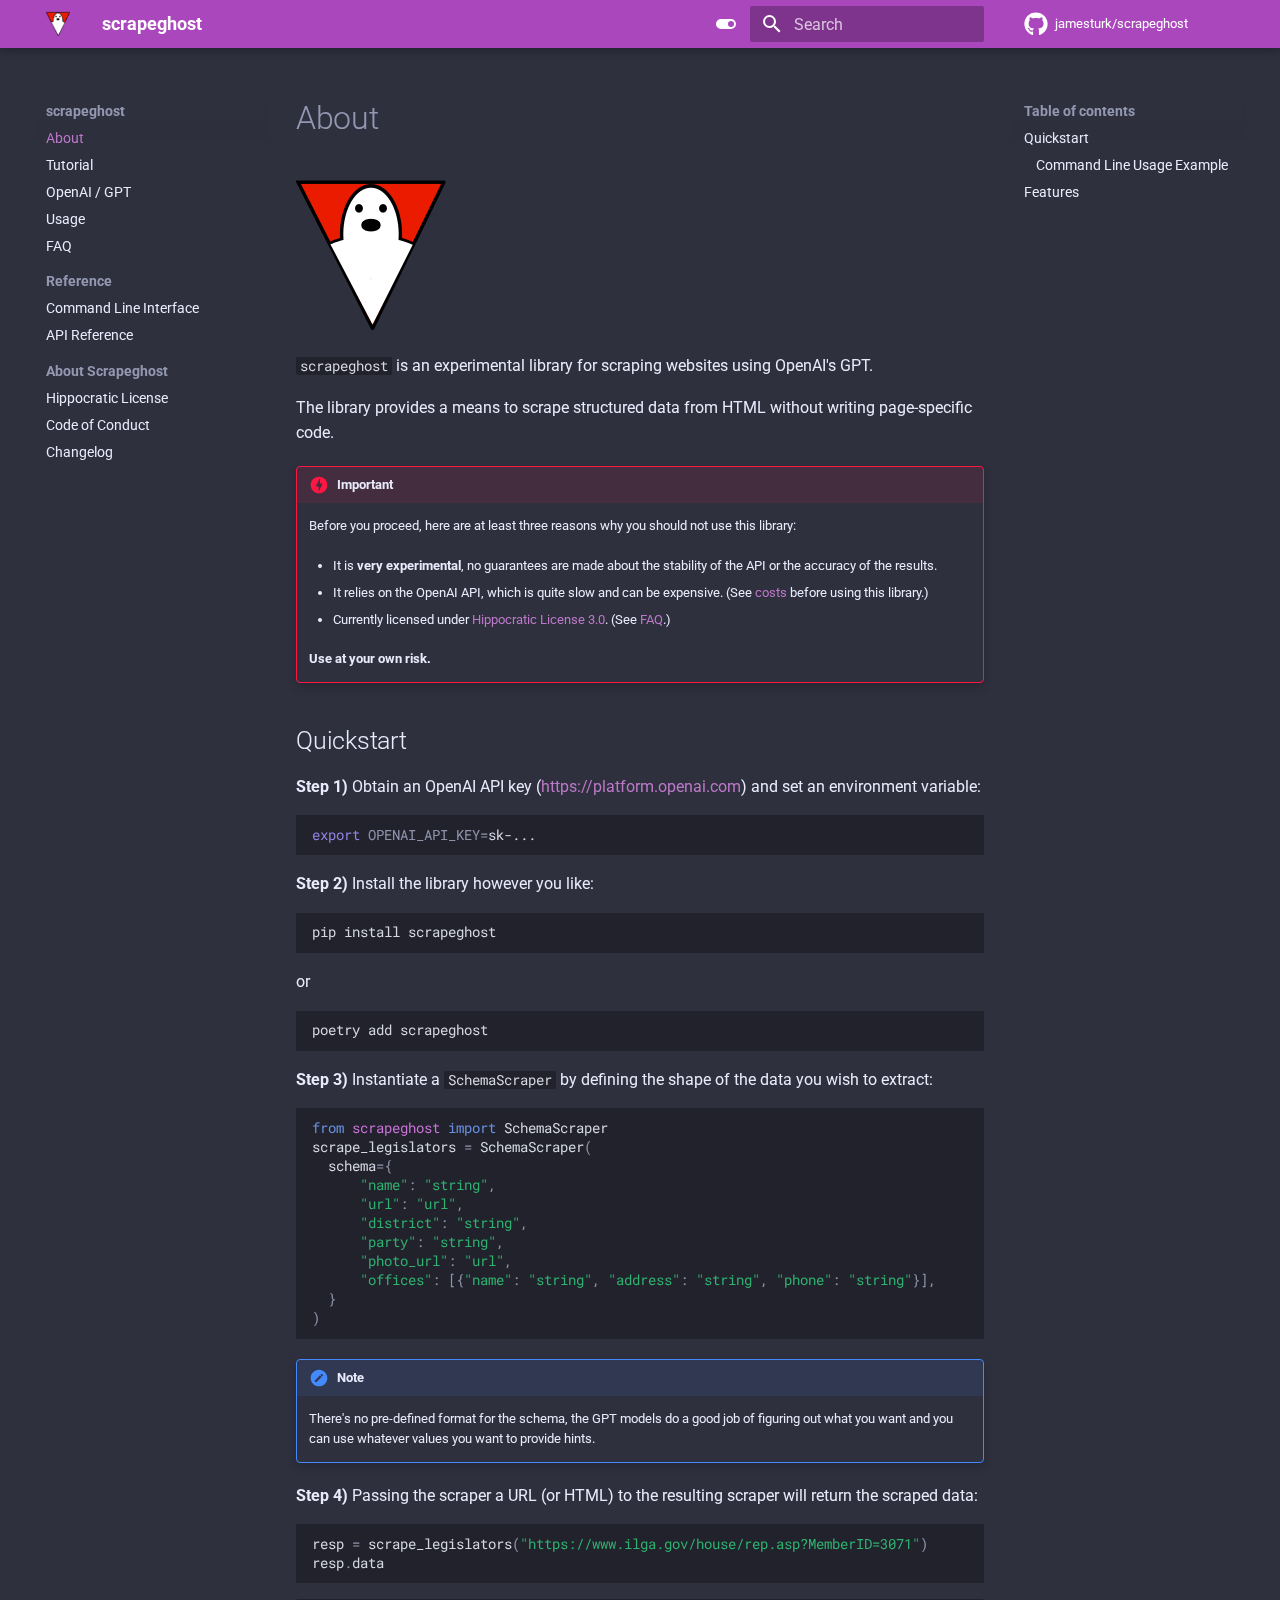
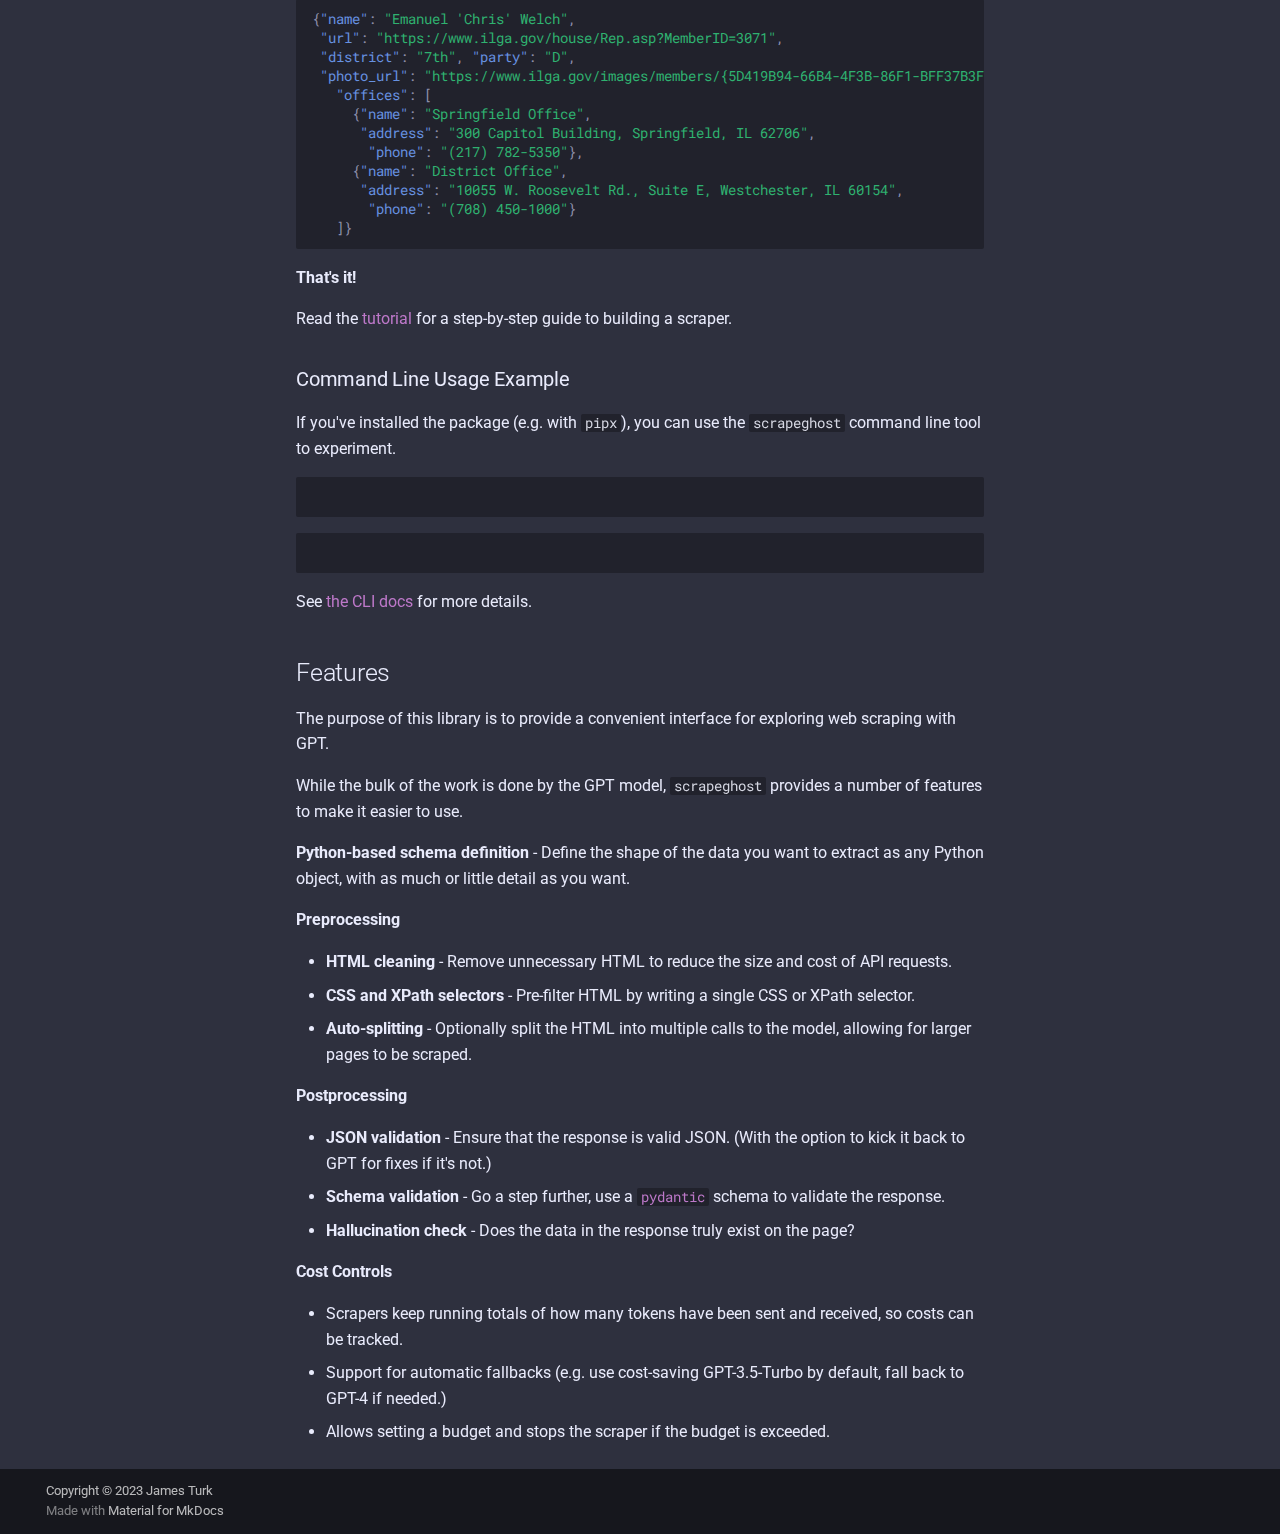
<file: index.html>
<!doctype html>
<html lang="en" class="no-js">
  <head>
    
      <meta charset="utf-8">
      <meta name="viewport" content="width=device-width,initial-scale=1">
      
        <meta name="description" content="An experimental library for automated web scraping with GPT.">
      
      
        <meta name="author" content="James Turk">
      
      
        <link rel="canonical" href="https://jamesturk.github.io/scrapeghost/">
      
      
      
        <link rel="next" href="tutorial/">
      
      <link rel="icon" href="assets/scrapeghost.png">
      <meta name="generator" content="mkdocs-1.4.2, mkdocs-material-9.1.3">
    
    
      
        <title>scrapeghost</title>
      
    
    
      <link rel="stylesheet" href="assets/stylesheets/main.c4a75a56.min.css">
      
        
        <link rel="stylesheet" href="assets/stylesheets/palette.a0c5b2b5.min.css">
      
      

    
    
    
      
        
        
        <link rel="preconnect" href="https://fonts.gstatic.com" crossorigin>
        <link rel="stylesheet" href="https://fonts.googleapis.com/css?family=Roboto:300,300i,400,400i,700,700i%7CRoboto+Mono:400,400i,700,700i&display=fallback">
        <style>:root{--md-text-font:"Roboto";--md-code-font:"Roboto Mono"}</style>
      
    
    
      <link rel="stylesheet" href="assets/extra.css">
    
    <script>__md_scope=new URL(".",location),__md_hash=e=>[...e].reduce((e,_)=>(e<<5)-e+_.charCodeAt(0),0),__md_get=(e,_=localStorage,t=__md_scope)=>JSON.parse(_.getItem(t.pathname+"."+e)),__md_set=(e,_,t=localStorage,a=__md_scope)=>{try{t.setItem(a.pathname+"."+e,JSON.stringify(_))}catch(e){}}</script>
    
      

    
    
    
  </head>
  
  
    
    
      
    
    
    
    
    <body dir="ltr" data-md-color-scheme="slate" data-md-color-primary="purple" data-md-color-accent="purple">
  
    
    
      <script>var palette=__md_get("__palette");if(palette&&"object"==typeof palette.color)for(var key of Object.keys(palette.color))document.body.setAttribute("data-md-color-"+key,palette.color[key])</script>
    
    <input class="md-toggle" data-md-toggle="drawer" type="checkbox" id="__drawer" autocomplete="off">
    <input class="md-toggle" data-md-toggle="search" type="checkbox" id="__search" autocomplete="off">
    <label class="md-overlay" for="__drawer"></label>
    <div data-md-component="skip">
      
        
        <a href="#about" class="md-skip">
          Skip to content
        </a>
      
    </div>
    <div data-md-component="announce">
      
    </div>
    
    
      

  

<header class="md-header md-header--shadow" data-md-component="header">
  <nav class="md-header__inner md-grid" aria-label="Header">
    <a href="." title="scrapeghost" class="md-header__button md-logo" aria-label="scrapeghost" data-md-component="logo">
      
  <img src="assets/scrapeghost.png" alt="logo">

    </a>
    <label class="md-header__button md-icon" for="__drawer">
      <svg xmlns="http://www.w3.org/2000/svg" viewBox="0 0 24 24"><path d="M3 6h18v2H3V6m0 5h18v2H3v-2m0 5h18v2H3v-2Z"/></svg>
    </label>
    <div class="md-header__title" data-md-component="header-title">
      <div class="md-header__ellipsis">
        <div class="md-header__topic">
          <span class="md-ellipsis">
            scrapeghost
          </span>
        </div>
        <div class="md-header__topic" data-md-component="header-topic">
          <span class="md-ellipsis">
            
              About
            
          </span>
        </div>
      </div>
    </div>
    
      <form class="md-header__option" data-md-component="palette">
        
          
          <input class="md-option" data-md-color-media="" data-md-color-scheme="slate" data-md-color-primary="purple" data-md-color-accent="purple"  aria-label="Switch to light mode"  type="radio" name="__palette" id="__palette_1">
          
            <label class="md-header__button md-icon" title="Switch to light mode" for="__palette_2" hidden>
              <svg xmlns="http://www.w3.org/2000/svg" viewBox="0 0 24 24"><path d="M17 7H7a5 5 0 0 0-5 5 5 5 0 0 0 5 5h10a5 5 0 0 0 5-5 5 5 0 0 0-5-5m0 8a3 3 0 0 1-3-3 3 3 0 0 1 3-3 3 3 0 0 1 3 3 3 3 0 0 1-3 3Z"/></svg>
            </label>
          
        
          
          <input class="md-option" data-md-color-media="" data-md-color-scheme="default" data-md-color-primary="purple" data-md-color-accent="purple"  aria-label="Switch to dark mode"  type="radio" name="__palette" id="__palette_2">
          
            <label class="md-header__button md-icon" title="Switch to dark mode" for="__palette_1" hidden>
              <svg xmlns="http://www.w3.org/2000/svg" viewBox="0 0 24 24"><path d="M17 6H7c-3.31 0-6 2.69-6 6s2.69 6 6 6h10c3.31 0 6-2.69 6-6s-2.69-6-6-6zm0 10H7c-2.21 0-4-1.79-4-4s1.79-4 4-4h10c2.21 0 4 1.79 4 4s-1.79 4-4 4zM7 9c-1.66 0-3 1.34-3 3s1.34 3 3 3 3-1.34 3-3-1.34-3-3-3z"/></svg>
            </label>
          
        
      </form>
    
    
    
      <label class="md-header__button md-icon" for="__search">
        <svg xmlns="http://www.w3.org/2000/svg" viewBox="0 0 24 24"><path d="M9.5 3A6.5 6.5 0 0 1 16 9.5c0 1.61-.59 3.09-1.56 4.23l.27.27h.79l5 5-1.5 1.5-5-5v-.79l-.27-.27A6.516 6.516 0 0 1 9.5 16 6.5 6.5 0 0 1 3 9.5 6.5 6.5 0 0 1 9.5 3m0 2C7 5 5 7 5 9.5S7 14 9.5 14 14 12 14 9.5 12 5 9.5 5Z"/></svg>
      </label>
      <div class="md-search" data-md-component="search" role="dialog">
  <label class="md-search__overlay" for="__search"></label>
  <div class="md-search__inner" role="search">
    <form class="md-search__form" name="search">
      <input type="text" class="md-search__input" name="query" aria-label="Search" placeholder="Search" autocapitalize="off" autocorrect="off" autocomplete="off" spellcheck="false" data-md-component="search-query" required>
      <label class="md-search__icon md-icon" for="__search">
        <svg xmlns="http://www.w3.org/2000/svg" viewBox="0 0 24 24"><path d="M9.5 3A6.5 6.5 0 0 1 16 9.5c0 1.61-.59 3.09-1.56 4.23l.27.27h.79l5 5-1.5 1.5-5-5v-.79l-.27-.27A6.516 6.516 0 0 1 9.5 16 6.5 6.5 0 0 1 3 9.5 6.5 6.5 0 0 1 9.5 3m0 2C7 5 5 7 5 9.5S7 14 9.5 14 14 12 14 9.5 12 5 9.5 5Z"/></svg>
        <svg xmlns="http://www.w3.org/2000/svg" viewBox="0 0 24 24"><path d="M20 11v2H8l5.5 5.5-1.42 1.42L4.16 12l7.92-7.92L13.5 5.5 8 11h12Z"/></svg>
      </label>
      <nav class="md-search__options" aria-label="Search">
        
        <button type="reset" class="md-search__icon md-icon" title="Clear" aria-label="Clear" tabindex="-1">
          <svg xmlns="http://www.w3.org/2000/svg" viewBox="0 0 24 24"><path d="M19 6.41 17.59 5 12 10.59 6.41 5 5 6.41 10.59 12 5 17.59 6.41 19 12 13.41 17.59 19 19 17.59 13.41 12 19 6.41Z"/></svg>
        </button>
      </nav>
      
    </form>
    <div class="md-search__output">
      <div class="md-search__scrollwrap" data-md-scrollfix>
        <div class="md-search-result" data-md-component="search-result">
          <div class="md-search-result__meta">
            Initializing search
          </div>
          <ol class="md-search-result__list" role="presentation"></ol>
        </div>
      </div>
    </div>
  </div>
</div>
    
    
      <div class="md-header__source">
        <a href="https://github.com/jamesturk/scrapeghost/" title="Go to repository" class="md-source" data-md-component="source">
  <div class="md-source__icon md-icon">
    
    <svg xmlns="http://www.w3.org/2000/svg" viewBox="0 0 496 512"><!--! Font Awesome Free 6.3.0 by @fontawesome - https://fontawesome.com License - https://fontawesome.com/license/free (Icons: CC BY 4.0, Fonts: SIL OFL 1.1, Code: MIT License) Copyright 2023 Fonticons, Inc.--><path d="M165.9 397.4c0 2-2.3 3.6-5.2 3.6-3.3.3-5.6-1.3-5.6-3.6 0-2 2.3-3.6 5.2-3.6 3-.3 5.6 1.3 5.6 3.6zm-31.1-4.5c-.7 2 1.3 4.3 4.3 4.9 2.6 1 5.6 0 6.2-2s-1.3-4.3-4.3-5.2c-2.6-.7-5.5.3-6.2 2.3zm44.2-1.7c-2.9.7-4.9 2.6-4.6 4.9.3 2 2.9 3.3 5.9 2.6 2.9-.7 4.9-2.6 4.6-4.6-.3-1.9-3-3.2-5.9-2.9zM244.8 8C106.1 8 0 113.3 0 252c0 110.9 69.8 205.8 169.5 239.2 12.8 2.3 17.3-5.6 17.3-12.1 0-6.2-.3-40.4-.3-61.4 0 0-70 15-84.7-29.8 0 0-11.4-29.1-27.8-36.6 0 0-22.9-15.7 1.6-15.4 0 0 24.9 2 38.6 25.8 21.9 38.6 58.6 27.5 72.9 20.9 2.3-16 8.8-27.1 16-33.7-55.9-6.2-112.3-14.3-112.3-110.5 0-27.5 7.6-41.3 23.6-58.9-2.6-6.5-11.1-33.3 2.6-67.9 20.9-6.5 69 27 69 27 20-5.6 41.5-8.5 62.8-8.5s42.8 2.9 62.8 8.5c0 0 48.1-33.6 69-27 13.7 34.7 5.2 61.4 2.6 67.9 16 17.7 25.8 31.5 25.8 58.9 0 96.5-58.9 104.2-114.8 110.5 9.2 7.9 17 22.9 17 46.4 0 33.7-.3 75.4-.3 83.6 0 6.5 4.6 14.4 17.3 12.1C428.2 457.8 496 362.9 496 252 496 113.3 383.5 8 244.8 8zM97.2 352.9c-1.3 1-1 3.3.7 5.2 1.6 1.6 3.9 2.3 5.2 1 1.3-1 1-3.3-.7-5.2-1.6-1.6-3.9-2.3-5.2-1zm-10.8-8.1c-.7 1.3.3 2.9 2.3 3.9 1.6 1 3.6.7 4.3-.7.7-1.3-.3-2.9-2.3-3.9-2-.6-3.6-.3-4.3.7zm32.4 35.6c-1.6 1.3-1 4.3 1.3 6.2 2.3 2.3 5.2 2.6 6.5 1 1.3-1.3.7-4.3-1.3-6.2-2.2-2.3-5.2-2.6-6.5-1zm-11.4-14.7c-1.6 1-1.6 3.6 0 5.9 1.6 2.3 4.3 3.3 5.6 2.3 1.6-1.3 1.6-3.9 0-6.2-1.4-2.3-4-3.3-5.6-2z"/></svg>
  </div>
  <div class="md-source__repository">
    jamesturk/scrapeghost
  </div>
</a>
      </div>
    
  </nav>
  
</header>
    
    <div class="md-container" data-md-component="container">
      
      
        
          
        
      
      <main class="md-main" data-md-component="main">
        <div class="md-main__inner md-grid">
          
            
              
              <div class="md-sidebar md-sidebar--primary" data-md-component="sidebar" data-md-type="navigation" >
                <div class="md-sidebar__scrollwrap">
                  <div class="md-sidebar__inner">
                    


<nav class="md-nav md-nav--primary" aria-label="Navigation" data-md-level="0">
  <label class="md-nav__title" for="__drawer">
    <a href="." title="scrapeghost" class="md-nav__button md-logo" aria-label="scrapeghost" data-md-component="logo">
      
  <img src="assets/scrapeghost.png" alt="logo">

    </a>
    scrapeghost
  </label>
  
    <div class="md-nav__source">
      <a href="https://github.com/jamesturk/scrapeghost/" title="Go to repository" class="md-source" data-md-component="source">
  <div class="md-source__icon md-icon">
    
    <svg xmlns="http://www.w3.org/2000/svg" viewBox="0 0 496 512"><!--! Font Awesome Free 6.3.0 by @fontawesome - https://fontawesome.com License - https://fontawesome.com/license/free (Icons: CC BY 4.0, Fonts: SIL OFL 1.1, Code: MIT License) Copyright 2023 Fonticons, Inc.--><path d="M165.9 397.4c0 2-2.3 3.6-5.2 3.6-3.3.3-5.6-1.3-5.6-3.6 0-2 2.3-3.6 5.2-3.6 3-.3 5.6 1.3 5.6 3.6zm-31.1-4.5c-.7 2 1.3 4.3 4.3 4.9 2.6 1 5.6 0 6.2-2s-1.3-4.3-4.3-5.2c-2.6-.7-5.5.3-6.2 2.3zm44.2-1.7c-2.9.7-4.9 2.6-4.6 4.9.3 2 2.9 3.3 5.9 2.6 2.9-.7 4.9-2.6 4.6-4.6-.3-1.9-3-3.2-5.9-2.9zM244.8 8C106.1 8 0 113.3 0 252c0 110.9 69.8 205.8 169.5 239.2 12.8 2.3 17.3-5.6 17.3-12.1 0-6.2-.3-40.4-.3-61.4 0 0-70 15-84.7-29.8 0 0-11.4-29.1-27.8-36.6 0 0-22.9-15.7 1.6-15.4 0 0 24.9 2 38.6 25.8 21.9 38.6 58.6 27.5 72.9 20.9 2.3-16 8.8-27.1 16-33.7-55.9-6.2-112.3-14.3-112.3-110.5 0-27.5 7.6-41.3 23.6-58.9-2.6-6.5-11.1-33.3 2.6-67.9 20.9-6.5 69 27 69 27 20-5.6 41.5-8.5 62.8-8.5s42.8 2.9 62.8 8.5c0 0 48.1-33.6 69-27 13.7 34.7 5.2 61.4 2.6 67.9 16 17.7 25.8 31.5 25.8 58.9 0 96.5-58.9 104.2-114.8 110.5 9.2 7.9 17 22.9 17 46.4 0 33.7-.3 75.4-.3 83.6 0 6.5 4.6 14.4 17.3 12.1C428.2 457.8 496 362.9 496 252 496 113.3 383.5 8 244.8 8zM97.2 352.9c-1.3 1-1 3.3.7 5.2 1.6 1.6 3.9 2.3 5.2 1 1.3-1 1-3.3-.7-5.2-1.6-1.6-3.9-2.3-5.2-1zm-10.8-8.1c-.7 1.3.3 2.9 2.3 3.9 1.6 1 3.6.7 4.3-.7.7-1.3-.3-2.9-2.3-3.9-2-.6-3.6-.3-4.3.7zm32.4 35.6c-1.6 1.3-1 4.3 1.3 6.2 2.3 2.3 5.2 2.6 6.5 1 1.3-1.3.7-4.3-1.3-6.2-2.2-2.3-5.2-2.6-6.5-1zm-11.4-14.7c-1.6 1-1.6 3.6 0 5.9 1.6 2.3 4.3 3.3 5.6 2.3 1.6-1.3 1.6-3.9 0-6.2-1.4-2.3-4-3.3-5.6-2z"/></svg>
  </div>
  <div class="md-source__repository">
    jamesturk/scrapeghost
  </div>
</a>
    </div>
  
  <ul class="md-nav__list" data-md-scrollfix>
    
      
      
      

  
  
    
  
  
    <li class="md-nav__item md-nav__item--active">
      
      <input class="md-nav__toggle md-toggle" type="checkbox" id="__toc">
      
      
        
      
      
        <label class="md-nav__link md-nav__link--active" for="__toc">
          About
          <span class="md-nav__icon md-icon"></span>
        </label>
      
      <a href="." class="md-nav__link md-nav__link--active">
        About
      </a>
      
        

<nav class="md-nav md-nav--secondary" aria-label="Table of contents">
  
  
  
    
  
  
    <label class="md-nav__title" for="__toc">
      <span class="md-nav__icon md-icon"></span>
      Table of contents
    </label>
    <ul class="md-nav__list" data-md-component="toc" data-md-scrollfix>
      
        <li class="md-nav__item">
  <a href="#quickstart" class="md-nav__link">
    Quickstart
  </a>
  
    <nav class="md-nav" aria-label="Quickstart">
      <ul class="md-nav__list">
        
          <li class="md-nav__item">
  <a href="#command-line-usage-example" class="md-nav__link">
    Command Line Usage Example
  </a>
  
</li>
        
      </ul>
    </nav>
  
</li>
      
        <li class="md-nav__item">
  <a href="#features" class="md-nav__link">
    Features
  </a>
  
</li>
      
    </ul>
  
</nav>
      
    </li>
  

    
      
      
      

  
  
  
    <li class="md-nav__item">
      <a href="tutorial/" class="md-nav__link">
        Tutorial
      </a>
    </li>
  

    
      
      
      

  
  
  
    <li class="md-nav__item">
      <a href="openai/" class="md-nav__link">
        OpenAI / GPT
      </a>
    </li>
  

    
      
      
      

  
  
  
    <li class="md-nav__item">
      <a href="usage/" class="md-nav__link">
        Usage
      </a>
    </li>
  

    
      
      
      

  
  
  
    <li class="md-nav__item">
      <a href="faq/" class="md-nav__link">
        FAQ
      </a>
    </li>
  

    
      
      
      

  
  
  
    
      
    
    <li class="md-nav__item md-nav__item--section md-nav__item--nested">
      
      
      
      
      <input class="md-nav__toggle md-toggle " type="checkbox" id="__nav_6" >
      
      
      
        <label class="md-nav__link" for="__nav_6" id="__nav_6_label" tabindex="0">
          Reference
          <span class="md-nav__icon md-icon"></span>
        </label>
      
      <nav class="md-nav" data-md-level="1" aria-labelledby="__nav_6_label" aria-expanded="false">
        <label class="md-nav__title" for="__nav_6">
          <span class="md-nav__icon md-icon"></span>
          Reference
        </label>
        <ul class="md-nav__list" data-md-scrollfix>
          
            
              
  
  
  
    <li class="md-nav__item">
      <a href="cli/" class="md-nav__link">
        Command Line Interface
      </a>
    </li>
  

            
          
            
              
  
  
  
    <li class="md-nav__item">
      <a href="api/" class="md-nav__link">
        API Reference
      </a>
    </li>
  

            
          
        </ul>
      </nav>
    </li>
  

    
      
      
      

  
  
  
    
      
    
    <li class="md-nav__item md-nav__item--section md-nav__item--nested">
      
      
      
      
      <input class="md-nav__toggle md-toggle " type="checkbox" id="__nav_7" >
      
      
      
        <label class="md-nav__link" for="__nav_7" id="__nav_7_label" tabindex="0">
          About Scrapeghost
          <span class="md-nav__icon md-icon"></span>
        </label>
      
      <nav class="md-nav" data-md-level="1" aria-labelledby="__nav_7_label" aria-expanded="false">
        <label class="md-nav__title" for="__nav_7">
          <span class="md-nav__icon md-icon"></span>
          About Scrapeghost
        </label>
        <ul class="md-nav__list" data-md-scrollfix>
          
            
              
  
  
  
    <li class="md-nav__item">
      <a href="LICENSE/" class="md-nav__link">
        Hippocratic License
      </a>
    </li>
  

            
          
            
              
  
  
  
    <li class="md-nav__item">
      <a href="code_of_conduct/" class="md-nav__link">
        Code of Conduct
      </a>
    </li>
  

            
          
            
              
  
  
  
    <li class="md-nav__item">
      <a href="changelog/" class="md-nav__link">
        Changelog
      </a>
    </li>
  

            
          
        </ul>
      </nav>
    </li>
  

    
  </ul>
</nav>
                  </div>
                </div>
              </div>
            
            
              
              <div class="md-sidebar md-sidebar--secondary" data-md-component="sidebar" data-md-type="toc" >
                <div class="md-sidebar__scrollwrap">
                  <div class="md-sidebar__inner">
                    

<nav class="md-nav md-nav--secondary" aria-label="Table of contents">
  
  
  
    
  
  
    <label class="md-nav__title" for="__toc">
      <span class="md-nav__icon md-icon"></span>
      Table of contents
    </label>
    <ul class="md-nav__list" data-md-component="toc" data-md-scrollfix>
      
        <li class="md-nav__item">
  <a href="#quickstart" class="md-nav__link">
    Quickstart
  </a>
  
    <nav class="md-nav" aria-label="Quickstart">
      <ul class="md-nav__list">
        
          <li class="md-nav__item">
  <a href="#command-line-usage-example" class="md-nav__link">
    Command Line Usage Example
  </a>
  
</li>
        
      </ul>
    </nav>
  
</li>
      
        <li class="md-nav__item">
  <a href="#features" class="md-nav__link">
    Features
  </a>
  
</li>
      
    </ul>
  
</nav>
                  </div>
                </div>
              </div>
            
          
          
            <div class="md-content" data-md-component="content">
              <article class="md-content__inner md-typeset">
                
                  

  
  


<h1 id="about">About<a class="headerlink" href="#about" title="Permanent link">&para;</a></h1>
<p><img alt="scrapeghost logo" src="assets/scrapeghost.png" /></p>
<p><code>scrapeghost</code> is an experimental library for scraping websites using OpenAI's GPT.</p>
<p>The library provides a means to scrape structured data from HTML without writing page-specific code.</p>
<div class="admonition danger">
<p class="admonition-title">Important</p>
<p>Before you proceed, here are at least three reasons why you should not use this library:</p>
<ul>
<li>
<p>It is <strong>very experimental</strong>, no guarantees are made about the stability of the API or the accuracy of the results.</p>
</li>
<li>
<p>It relies on the OpenAI API, which is quite slow and can be expensive.  (See <a href="openai/#costs">costs</a> before using this library.)</p>
</li>
<li>
<p>Currently licensed under <a href="LICENSE/">Hippocratic License 3.0</a>.   (See <a href="faq/#whats-with-the-license">FAQ</a>.)</p>
</li>
</ul>
<p><strong>Use at your own risk.</strong></p>
</div>
<h2 id="quickstart">Quickstart<a class="headerlink" href="#quickstart" title="Permanent link">&para;</a></h2>
<p><strong>Step 1)</strong> Obtain an OpenAI API key (<a href="https://platform.openai.com">https://platform.openai.com</a>) and set an environment variable:</p>
<div class="highlight"><pre><span></span><code><span class="nb">export</span><span class="w"> </span><span class="nv">OPENAI_API_KEY</span><span class="o">=</span>sk-...
</code></pre></div>
<p><strong>Step 2)</strong> Install the library however you like:</p>
<p><div class="highlight"><pre><span></span><code>pip<span class="w"> </span>install<span class="w"> </span>scrapeghost
</code></pre></div>
or
<div class="highlight"><pre><span></span><code>poetry<span class="w"> </span>add<span class="w"> </span>scrapeghost
</code></pre></div></p>
<p><strong>Step 3)</strong> Instantiate a <code>SchemaScraper</code> by defining the shape of the data you wish to extract:</p>
<div class="highlight"><pre><span></span><code><span class="kn">from</span> <span class="nn">scrapeghost</span> <span class="kn">import</span> <span class="n">SchemaScraper</span>
<span class="n">scrape_legislators</span> <span class="o">=</span> <span class="n">SchemaScraper</span><span class="p">(</span>
  <span class="n">schema</span><span class="o">=</span><span class="p">{</span>
      <span class="s2">&quot;name&quot;</span><span class="p">:</span> <span class="s2">&quot;string&quot;</span><span class="p">,</span>
      <span class="s2">&quot;url&quot;</span><span class="p">:</span> <span class="s2">&quot;url&quot;</span><span class="p">,</span>
      <span class="s2">&quot;district&quot;</span><span class="p">:</span> <span class="s2">&quot;string&quot;</span><span class="p">,</span>
      <span class="s2">&quot;party&quot;</span><span class="p">:</span> <span class="s2">&quot;string&quot;</span><span class="p">,</span>
      <span class="s2">&quot;photo_url&quot;</span><span class="p">:</span> <span class="s2">&quot;url&quot;</span><span class="p">,</span>
      <span class="s2">&quot;offices&quot;</span><span class="p">:</span> <span class="p">[{</span><span class="s2">&quot;name&quot;</span><span class="p">:</span> <span class="s2">&quot;string&quot;</span><span class="p">,</span> <span class="s2">&quot;address&quot;</span><span class="p">:</span> <span class="s2">&quot;string&quot;</span><span class="p">,</span> <span class="s2">&quot;phone&quot;</span><span class="p">:</span> <span class="s2">&quot;string&quot;</span><span class="p">}],</span>
  <span class="p">}</span>
<span class="p">)</span>
</code></pre></div>
<div class="admonition note">
<p class="admonition-title">Note</p>
<p>There's no pre-defined format for the schema, the GPT models do a good job of figuring out what you want and you can use whatever values you want to provide hints.</p>
</div>
<p><strong>Step 4)</strong> Passing the scraper a URL (or HTML) to the resulting scraper will return the scraped data:</p>
<p><div class="highlight"><pre><span></span><code><span class="n">resp</span> <span class="o">=</span> <span class="n">scrape_legislators</span><span class="p">(</span><span class="s2">&quot;https://www.ilga.gov/house/rep.asp?MemberID=3071&quot;</span><span class="p">)</span>
<span class="n">resp</span><span class="o">.</span><span class="n">data</span>
</code></pre></div>
<div class="highlight"><pre><span></span><code><span class="p">{</span><span class="nt">&quot;name&quot;</span><span class="p">:</span><span class="w"> </span><span class="s2">&quot;Emanuel &#39;Chris&#39; Welch&quot;</span><span class="p">,</span>
<span class="w"> </span><span class="nt">&quot;url&quot;</span><span class="p">:</span><span class="w"> </span><span class="s2">&quot;https://www.ilga.gov/house/Rep.asp?MemberID=3071&quot;</span><span class="p">,</span>
<span class="w"> </span><span class="nt">&quot;district&quot;</span><span class="p">:</span><span class="w"> </span><span class="s2">&quot;7th&quot;</span><span class="p">,</span><span class="w"> </span><span class="nt">&quot;party&quot;</span><span class="p">:</span><span class="w"> </span><span class="s2">&quot;D&quot;</span><span class="p">,</span><span class="w"> </span>
<span class="w"> </span><span class="nt">&quot;photo_url&quot;</span><span class="p">:</span><span class="w"> </span><span class="s2">&quot;https://www.ilga.gov/images/members/{5D419B94-66B4-4F3B-86F1-BFF37B3FA55C}.jpg&quot;</span><span class="p">,</span>
<span class="w">   </span><span class="nt">&quot;offices&quot;</span><span class="p">:</span><span class="w"> </span><span class="p">[</span>
<span class="w">     </span><span class="p">{</span><span class="nt">&quot;name&quot;</span><span class="p">:</span><span class="w"> </span><span class="s2">&quot;Springfield Office&quot;</span><span class="p">,</span>
<span class="w">      </span><span class="nt">&quot;address&quot;</span><span class="p">:</span><span class="w"> </span><span class="s2">&quot;300 Capitol Building, Springfield, IL 62706&quot;</span><span class="p">,</span>
<span class="w">       </span><span class="nt">&quot;phone&quot;</span><span class="p">:</span><span class="w"> </span><span class="s2">&quot;(217) 782-5350&quot;</span><span class="p">},</span>
<span class="w">     </span><span class="p">{</span><span class="nt">&quot;name&quot;</span><span class="p">:</span><span class="w"> </span><span class="s2">&quot;District Office&quot;</span><span class="p">,</span>
<span class="w">      </span><span class="nt">&quot;address&quot;</span><span class="p">:</span><span class="w"> </span><span class="s2">&quot;10055 W. Roosevelt Rd., Suite E, Westchester, IL 60154&quot;</span><span class="p">,</span>
<span class="w">       </span><span class="nt">&quot;phone&quot;</span><span class="p">:</span><span class="w"> </span><span class="s2">&quot;(708) 450-1000&quot;</span><span class="p">}</span>
<span class="w">   </span><span class="p">]}</span>
</code></pre></div></p>
<p><strong>That's it!</strong></p>
<p>Read the <a href="tutorial/">tutorial</a> for a step-by-step guide to building a scraper.</p>
<h3 id="command-line-usage-example">Command Line Usage Example<a class="headerlink" href="#command-line-usage-example" title="Permanent link">&para;</a></h3>
<p>If you've installed the package (e.g. with <code>pipx</code>), you can use the <code>scrapeghost</code> command line tool to experiment.</p>
<p><div class="highlight"><pre><span></span><code>
</code></pre></div>
<div class="highlight"><pre><span></span><code>
</code></pre></div></p>
<p>See <a href="cli/">the CLI docs</a> for more details.</p>
<h2 id="features">Features<a class="headerlink" href="#features" title="Permanent link">&para;</a></h2>
<p>The purpose of this library is to provide a convenient interface for exploring web scraping with GPT.</p>
<p>While the bulk of the work is done by the GPT model, <code>scrapeghost</code> provides a number of features to make it easier to use.</p>
<p><strong>Python-based schema definition</strong> - Define the shape of the data you want to extract as any Python object, with as much or little detail as you want.</p>
<p><strong>Preprocessing</strong></p>
<ul>
<li><strong>HTML cleaning</strong> - Remove unnecessary HTML to reduce the size and cost of API requests.</li>
<li><strong>CSS and XPath selectors</strong> - Pre-filter HTML by writing a single CSS or XPath selector.</li>
<li><strong>Auto-splitting</strong> - Optionally split the HTML into multiple calls to the model, allowing for larger pages to be scraped.</li>
</ul>
<p><strong>Postprocessing</strong></p>
<ul>
<li><strong>JSON validation</strong> - Ensure that the response is valid JSON.  (With the option to kick it back to GPT for fixes if it's not.)</li>
<li><strong>Schema validation</strong> - Go a step further, use a <a href="https://pydantic-docs.helpmanual.io/"><code>pydantic</code></a> schema to validate the response.</li>
<li><strong>Hallucination check</strong> - Does the data in the response truly exist on the page?</li>
</ul>
<p><strong>Cost Controls</strong></p>
<ul>
<li>Scrapers keep running totals of how many tokens have been sent and received, so costs can be tracked.</li>
<li>Support for automatic fallbacks (e.g. use cost-saving GPT-3.5-Turbo by default, fall back to GPT-4 if needed.)</li>
<li>Allows setting a budget and stops the scraper if the budget is exceeded.</li>
</ul>





                
              </article>
            </div>
          
          
  <script>var tabs=__md_get("__tabs");if(Array.isArray(tabs))e:for(var set of document.querySelectorAll(".tabbed-set")){var tab,labels=set.querySelector(".tabbed-labels");for(tab of tabs)for(var label of labels.getElementsByTagName("label"))if(label.innerText.trim()===tab){var input=document.getElementById(label.htmlFor);input.checked=!0;continue e}}</script>

        </div>
        
          <button type="button" class="md-top md-icon" data-md-component="top" hidden>
            <svg xmlns="http://www.w3.org/2000/svg" viewBox="0 0 24 24"><path d="M13 20h-2V8l-5.5 5.5-1.42-1.42L12 4.16l7.92 7.92-1.42 1.42L13 8v12Z"/></svg>
            Back to top
          </button>
        
      </main>
      
        <footer class="md-footer">
  
  <div class="md-footer-meta md-typeset">
    <div class="md-footer-meta__inner md-grid">
      <div class="md-copyright">
  
    <div class="md-copyright__highlight">
      Copyright &copy; 2023 James Turk
    </div>
  
  
    Made with
    <a href="https://squidfunk.github.io/mkdocs-material/" target="_blank" rel="noopener">
      Material for MkDocs
    </a>
  
</div>
      
    </div>
  </div>
</footer>
      
    </div>
    <div class="md-dialog" data-md-component="dialog">
      <div class="md-dialog__inner md-typeset"></div>
    </div>
    
    <script id="__config" type="application/json">{"base": ".", "features": ["navigation.sections", "navigation.top", "content.tabs.link"], "search": "assets/javascripts/workers/search.208ed371.min.js", "translations": {"clipboard.copied": "Copied to clipboard", "clipboard.copy": "Copy to clipboard", "search.result.more.one": "1 more on this page", "search.result.more.other": "# more on this page", "search.result.none": "No matching documents", "search.result.one": "1 matching document", "search.result.other": "# matching documents", "search.result.placeholder": "Type to start searching", "search.result.term.missing": "Missing", "select.version": "Select version"}}</script>
    
    
      <script src="assets/javascripts/bundle.efa0ade1.min.js"></script>
      
    
  </body>
</html>
</file>
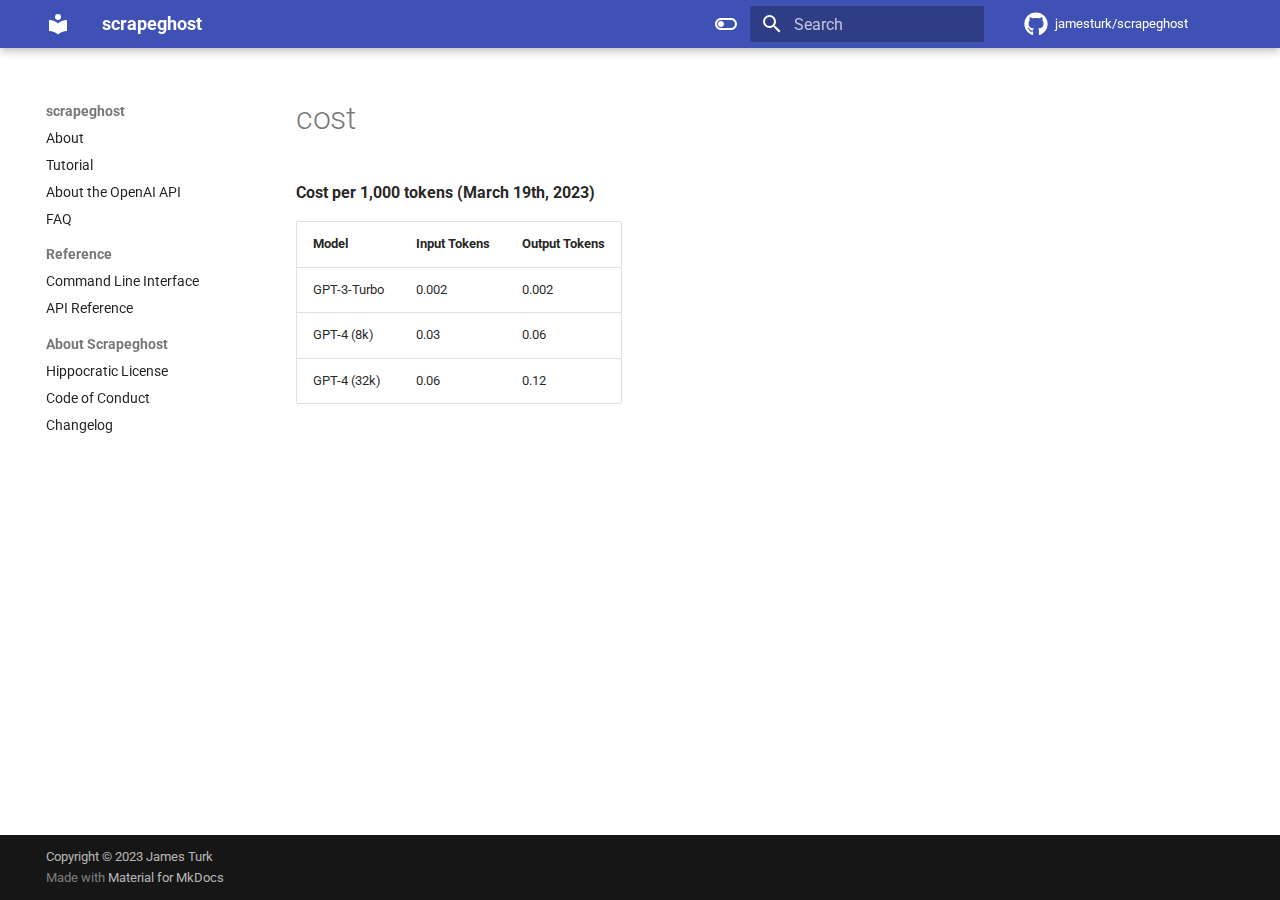
<file: _cost/index.html>
<!doctype html>
<html lang="en" class="no-js">
  <head>
    
      <meta charset="utf-8">
      <meta name="viewport" content="width=device-width,initial-scale=1">
      
        <meta name="description" content="An experimental library for automated web scraping with GPT.">
      
      
        <meta name="author" content="James Turk">
      
      
        <link rel="canonical" href="https://jamesturk.github.io/scrapeghost/_cost/">
      
      
      
      <link rel="icon" href="../assets/images/favicon.png">
      <meta name="generator" content="mkdocs-1.4.2, mkdocs-material-9.1.3">
    
    
      
        <title>cost - scrapeghost</title>
      
    
    
      <link rel="stylesheet" href="../assets/stylesheets/main.c4a75a56.min.css">
      
        
        <link rel="stylesheet" href="../assets/stylesheets/palette.a0c5b2b5.min.css">
      
      

    
    
    
      
        
        
        <link rel="preconnect" href="https://fonts.gstatic.com" crossorigin>
        <link rel="stylesheet" href="https://fonts.googleapis.com/css?family=Roboto:300,300i,400,400i,700,700i%7CRoboto+Mono:400,400i,700,700i&display=fallback">
        <style>:root{--md-text-font:"Roboto";--md-code-font:"Roboto Mono"}</style>
      
    
    
      <link rel="stylesheet" href="../assets/extra.css">
    
    <script>__md_scope=new URL("..",location),__md_hash=e=>[...e].reduce((e,_)=>(e<<5)-e+_.charCodeAt(0),0),__md_get=(e,_=localStorage,t=__md_scope)=>JSON.parse(_.getItem(t.pathname+"."+e)),__md_set=(e,_,t=localStorage,a=__md_scope)=>{try{t.setItem(a.pathname+"."+e,JSON.stringify(_))}catch(e){}}</script>
    
      

    
    
    
  </head>
  
  
    
    
      
    
    
    
    
    <body dir="ltr" data-md-color-scheme="default" data-md-color-primary="deeppurple" data-md-color-accent="purple">
  
    
    
      <script>var palette=__md_get("__palette");if(palette&&"object"==typeof palette.color)for(var key of Object.keys(palette.color))document.body.setAttribute("data-md-color-"+key,palette.color[key])</script>
    
    <input class="md-toggle" data-md-toggle="drawer" type="checkbox" id="__drawer" autocomplete="off">
    <input class="md-toggle" data-md-toggle="search" type="checkbox" id="__search" autocomplete="off">
    <label class="md-overlay" for="__drawer"></label>
    <div data-md-component="skip">
      
    </div>
    <div data-md-component="announce">
      
    </div>
    
    
      

  

<header class="md-header md-header--shadow" data-md-component="header">
  <nav class="md-header__inner md-grid" aria-label="Header">
    <a href=".." title="scrapeghost" class="md-header__button md-logo" aria-label="scrapeghost" data-md-component="logo">
      
  
  <svg xmlns="http://www.w3.org/2000/svg" viewBox="0 0 24 24"><path d="M12 8a3 3 0 0 0 3-3 3 3 0 0 0-3-3 3 3 0 0 0-3 3 3 3 0 0 0 3 3m0 3.54C9.64 9.35 6.5 8 3 8v11c3.5 0 6.64 1.35 9 3.54 2.36-2.19 5.5-3.54 9-3.54V8c-3.5 0-6.64 1.35-9 3.54Z"/></svg>

    </a>
    <label class="md-header__button md-icon" for="__drawer">
      <svg xmlns="http://www.w3.org/2000/svg" viewBox="0 0 24 24"><path d="M3 6h18v2H3V6m0 5h18v2H3v-2m0 5h18v2H3v-2Z"/></svg>
    </label>
    <div class="md-header__title" data-md-component="header-title">
      <div class="md-header__ellipsis">
        <div class="md-header__topic">
          <span class="md-ellipsis">
            scrapeghost
          </span>
        </div>
        <div class="md-header__topic" data-md-component="header-topic">
          <span class="md-ellipsis">
            
               cost
            
          </span>
        </div>
      </div>
    </div>
    
      <form class="md-header__option" data-md-component="palette">
        
          
          <input class="md-option" data-md-color-media="" data-md-color-scheme="default" data-md-color-primary="deeppurple" data-md-color-accent="purple"  aria-label="Switch to dark mode"  type="radio" name="__palette" id="__palette_1">
          
            <label class="md-header__button md-icon" title="Switch to dark mode" for="__palette_2" hidden>
              <svg xmlns="http://www.w3.org/2000/svg" viewBox="0 0 24 24"><path d="M17 6H7c-3.31 0-6 2.69-6 6s2.69 6 6 6h10c3.31 0 6-2.69 6-6s-2.69-6-6-6zm0 10H7c-2.21 0-4-1.79-4-4s1.79-4 4-4h10c2.21 0 4 1.79 4 4s-1.79 4-4 4zM7 9c-1.66 0-3 1.34-3 3s1.34 3 3 3 3-1.34 3-3-1.34-3-3-3z"/></svg>
            </label>
          
        
          
          <input class="md-option" data-md-color-media="" data-md-color-scheme="slate" data-md-color-primary="deeppurple" data-md-color-accent="purple"  aria-label="Switch to light mode"  type="radio" name="__palette" id="__palette_2">
          
            <label class="md-header__button md-icon" title="Switch to light mode" for="__palette_1" hidden>
              <svg xmlns="http://www.w3.org/2000/svg" viewBox="0 0 24 24"><path d="M17 7H7a5 5 0 0 0-5 5 5 5 0 0 0 5 5h10a5 5 0 0 0 5-5 5 5 0 0 0-5-5m0 8a3 3 0 0 1-3-3 3 3 0 0 1 3-3 3 3 0 0 1 3 3 3 3 0 0 1-3 3Z"/></svg>
            </label>
          
        
      </form>
    
    
    
      <label class="md-header__button md-icon" for="__search">
        <svg xmlns="http://www.w3.org/2000/svg" viewBox="0 0 24 24"><path d="M9.5 3A6.5 6.5 0 0 1 16 9.5c0 1.61-.59 3.09-1.56 4.23l.27.27h.79l5 5-1.5 1.5-5-5v-.79l-.27-.27A6.516 6.516 0 0 1 9.5 16 6.5 6.5 0 0 1 3 9.5 6.5 6.5 0 0 1 9.5 3m0 2C7 5 5 7 5 9.5S7 14 9.5 14 14 12 14 9.5 12 5 9.5 5Z"/></svg>
      </label>
      <div class="md-search" data-md-component="search" role="dialog">
  <label class="md-search__overlay" for="__search"></label>
  <div class="md-search__inner" role="search">
    <form class="md-search__form" name="search">
      <input type="text" class="md-search__input" name="query" aria-label="Search" placeholder="Search" autocapitalize="off" autocorrect="off" autocomplete="off" spellcheck="false" data-md-component="search-query" required>
      <label class="md-search__icon md-icon" for="__search">
        <svg xmlns="http://www.w3.org/2000/svg" viewBox="0 0 24 24"><path d="M9.5 3A6.5 6.5 0 0 1 16 9.5c0 1.61-.59 3.09-1.56 4.23l.27.27h.79l5 5-1.5 1.5-5-5v-.79l-.27-.27A6.516 6.516 0 0 1 9.5 16 6.5 6.5 0 0 1 3 9.5 6.5 6.5 0 0 1 9.5 3m0 2C7 5 5 7 5 9.5S7 14 9.5 14 14 12 14 9.5 12 5 9.5 5Z"/></svg>
        <svg xmlns="http://www.w3.org/2000/svg" viewBox="0 0 24 24"><path d="M20 11v2H8l5.5 5.5-1.42 1.42L4.16 12l7.92-7.92L13.5 5.5 8 11h12Z"/></svg>
      </label>
      <nav class="md-search__options" aria-label="Search">
        
        <button type="reset" class="md-search__icon md-icon" title="Clear" aria-label="Clear" tabindex="-1">
          <svg xmlns="http://www.w3.org/2000/svg" viewBox="0 0 24 24"><path d="M19 6.41 17.59 5 12 10.59 6.41 5 5 6.41 10.59 12 5 17.59 6.41 19 12 13.41 17.59 19 19 17.59 13.41 12 19 6.41Z"/></svg>
        </button>
      </nav>
      
    </form>
    <div class="md-search__output">
      <div class="md-search__scrollwrap" data-md-scrollfix>
        <div class="md-search-result" data-md-component="search-result">
          <div class="md-search-result__meta">
            Initializing search
          </div>
          <ol class="md-search-result__list" role="presentation"></ol>
        </div>
      </div>
    </div>
  </div>
</div>
    
    
      <div class="md-header__source">
        <a href="https://github.com/jamesturk/scrapeghost/" title="Go to repository" class="md-source" data-md-component="source">
  <div class="md-source__icon md-icon">
    
    <svg xmlns="http://www.w3.org/2000/svg" viewBox="0 0 496 512"><!--! Font Awesome Free 6.3.0 by @fontawesome - https://fontawesome.com License - https://fontawesome.com/license/free (Icons: CC BY 4.0, Fonts: SIL OFL 1.1, Code: MIT License) Copyright 2023 Fonticons, Inc.--><path d="M165.9 397.4c0 2-2.3 3.6-5.2 3.6-3.3.3-5.6-1.3-5.6-3.6 0-2 2.3-3.6 5.2-3.6 3-.3 5.6 1.3 5.6 3.6zm-31.1-4.5c-.7 2 1.3 4.3 4.3 4.9 2.6 1 5.6 0 6.2-2s-1.3-4.3-4.3-5.2c-2.6-.7-5.5.3-6.2 2.3zm44.2-1.7c-2.9.7-4.9 2.6-4.6 4.9.3 2 2.9 3.3 5.9 2.6 2.9-.7 4.9-2.6 4.6-4.6-.3-1.9-3-3.2-5.9-2.9zM244.8 8C106.1 8 0 113.3 0 252c0 110.9 69.8 205.8 169.5 239.2 12.8 2.3 17.3-5.6 17.3-12.1 0-6.2-.3-40.4-.3-61.4 0 0-70 15-84.7-29.8 0 0-11.4-29.1-27.8-36.6 0 0-22.9-15.7 1.6-15.4 0 0 24.9 2 38.6 25.8 21.9 38.6 58.6 27.5 72.9 20.9 2.3-16 8.8-27.1 16-33.7-55.9-6.2-112.3-14.3-112.3-110.5 0-27.5 7.6-41.3 23.6-58.9-2.6-6.5-11.1-33.3 2.6-67.9 20.9-6.5 69 27 69 27 20-5.6 41.5-8.5 62.8-8.5s42.8 2.9 62.8 8.5c0 0 48.1-33.6 69-27 13.7 34.7 5.2 61.4 2.6 67.9 16 17.7 25.8 31.5 25.8 58.9 0 96.5-58.9 104.2-114.8 110.5 9.2 7.9 17 22.9 17 46.4 0 33.7-.3 75.4-.3 83.6 0 6.5 4.6 14.4 17.3 12.1C428.2 457.8 496 362.9 496 252 496 113.3 383.5 8 244.8 8zM97.2 352.9c-1.3 1-1 3.3.7 5.2 1.6 1.6 3.9 2.3 5.2 1 1.3-1 1-3.3-.7-5.2-1.6-1.6-3.9-2.3-5.2-1zm-10.8-8.1c-.7 1.3.3 2.9 2.3 3.9 1.6 1 3.6.7 4.3-.7.7-1.3-.3-2.9-2.3-3.9-2-.6-3.6-.3-4.3.7zm32.4 35.6c-1.6 1.3-1 4.3 1.3 6.2 2.3 2.3 5.2 2.6 6.5 1 1.3-1.3.7-4.3-1.3-6.2-2.2-2.3-5.2-2.6-6.5-1zm-11.4-14.7c-1.6 1-1.6 3.6 0 5.9 1.6 2.3 4.3 3.3 5.6 2.3 1.6-1.3 1.6-3.9 0-6.2-1.4-2.3-4-3.3-5.6-2z"/></svg>
  </div>
  <div class="md-source__repository">
    jamesturk/scrapeghost
  </div>
</a>
      </div>
    
  </nav>
  
</header>
    
    <div class="md-container" data-md-component="container">
      
      
        
          
        
      
      <main class="md-main" data-md-component="main">
        <div class="md-main__inner md-grid">
          
            
              
              <div class="md-sidebar md-sidebar--primary" data-md-component="sidebar" data-md-type="navigation" >
                <div class="md-sidebar__scrollwrap">
                  <div class="md-sidebar__inner">
                    


<nav class="md-nav md-nav--primary" aria-label="Navigation" data-md-level="0">
  <label class="md-nav__title" for="__drawer">
    <a href=".." title="scrapeghost" class="md-nav__button md-logo" aria-label="scrapeghost" data-md-component="logo">
      
  
  <svg xmlns="http://www.w3.org/2000/svg" viewBox="0 0 24 24"><path d="M12 8a3 3 0 0 0 3-3 3 3 0 0 0-3-3 3 3 0 0 0-3 3 3 3 0 0 0 3 3m0 3.54C9.64 9.35 6.5 8 3 8v11c3.5 0 6.64 1.35 9 3.54 2.36-2.19 5.5-3.54 9-3.54V8c-3.5 0-6.64 1.35-9 3.54Z"/></svg>

    </a>
    scrapeghost
  </label>
  
    <div class="md-nav__source">
      <a href="https://github.com/jamesturk/scrapeghost/" title="Go to repository" class="md-source" data-md-component="source">
  <div class="md-source__icon md-icon">
    
    <svg xmlns="http://www.w3.org/2000/svg" viewBox="0 0 496 512"><!--! Font Awesome Free 6.3.0 by @fontawesome - https://fontawesome.com License - https://fontawesome.com/license/free (Icons: CC BY 4.0, Fonts: SIL OFL 1.1, Code: MIT License) Copyright 2023 Fonticons, Inc.--><path d="M165.9 397.4c0 2-2.3 3.6-5.2 3.6-3.3.3-5.6-1.3-5.6-3.6 0-2 2.3-3.6 5.2-3.6 3-.3 5.6 1.3 5.6 3.6zm-31.1-4.5c-.7 2 1.3 4.3 4.3 4.9 2.6 1 5.6 0 6.2-2s-1.3-4.3-4.3-5.2c-2.6-.7-5.5.3-6.2 2.3zm44.2-1.7c-2.9.7-4.9 2.6-4.6 4.9.3 2 2.9 3.3 5.9 2.6 2.9-.7 4.9-2.6 4.6-4.6-.3-1.9-3-3.2-5.9-2.9zM244.8 8C106.1 8 0 113.3 0 252c0 110.9 69.8 205.8 169.5 239.2 12.8 2.3 17.3-5.6 17.3-12.1 0-6.2-.3-40.4-.3-61.4 0 0-70 15-84.7-29.8 0 0-11.4-29.1-27.8-36.6 0 0-22.9-15.7 1.6-15.4 0 0 24.9 2 38.6 25.8 21.9 38.6 58.6 27.5 72.9 20.9 2.3-16 8.8-27.1 16-33.7-55.9-6.2-112.3-14.3-112.3-110.5 0-27.5 7.6-41.3 23.6-58.9-2.6-6.5-11.1-33.3 2.6-67.9 20.9-6.5 69 27 69 27 20-5.6 41.5-8.5 62.8-8.5s42.8 2.9 62.8 8.5c0 0 48.1-33.6 69-27 13.7 34.7 5.2 61.4 2.6 67.9 16 17.7 25.8 31.5 25.8 58.9 0 96.5-58.9 104.2-114.8 110.5 9.2 7.9 17 22.9 17 46.4 0 33.7-.3 75.4-.3 83.6 0 6.5 4.6 14.4 17.3 12.1C428.2 457.8 496 362.9 496 252 496 113.3 383.5 8 244.8 8zM97.2 352.9c-1.3 1-1 3.3.7 5.2 1.6 1.6 3.9 2.3 5.2 1 1.3-1 1-3.3-.7-5.2-1.6-1.6-3.9-2.3-5.2-1zm-10.8-8.1c-.7 1.3.3 2.9 2.3 3.9 1.6 1 3.6.7 4.3-.7.7-1.3-.3-2.9-2.3-3.9-2-.6-3.6-.3-4.3.7zm32.4 35.6c-1.6 1.3-1 4.3 1.3 6.2 2.3 2.3 5.2 2.6 6.5 1 1.3-1.3.7-4.3-1.3-6.2-2.2-2.3-5.2-2.6-6.5-1zm-11.4-14.7c-1.6 1-1.6 3.6 0 5.9 1.6 2.3 4.3 3.3 5.6 2.3 1.6-1.3 1.6-3.9 0-6.2-1.4-2.3-4-3.3-5.6-2z"/></svg>
  </div>
  <div class="md-source__repository">
    jamesturk/scrapeghost
  </div>
</a>
    </div>
  
  <ul class="md-nav__list" data-md-scrollfix>
    
      
      
      

  
  
  
    <li class="md-nav__item">
      <a href=".." class="md-nav__link">
        About
      </a>
    </li>
  

    
      
      
      

  
  
  
    <li class="md-nav__item">
      <a href="../tutorial/" class="md-nav__link">
        Tutorial
      </a>
    </li>
  

    
      
      
      

  
  
  
    <li class="md-nav__item">
      <a href="../openai/" class="md-nav__link">
        About the OpenAI API
      </a>
    </li>
  

    
      
      
      

  
  
  
    <li class="md-nav__item">
      <a href="../faq/" class="md-nav__link">
        FAQ
      </a>
    </li>
  

    
      
      
      

  
  
  
    
      
    
    <li class="md-nav__item md-nav__item--section md-nav__item--nested">
      
      
      
      
      <input class="md-nav__toggle md-toggle " type="checkbox" id="__nav_5" >
      
      
      
        <label class="md-nav__link" for="__nav_5" id="__nav_5_label" tabindex="0">
          Reference
          <span class="md-nav__icon md-icon"></span>
        </label>
      
      <nav class="md-nav" data-md-level="1" aria-labelledby="__nav_5_label" aria-expanded="false">
        <label class="md-nav__title" for="__nav_5">
          <span class="md-nav__icon md-icon"></span>
          Reference
        </label>
        <ul class="md-nav__list" data-md-scrollfix>
          
            
              
  
  
  
    <li class="md-nav__item">
      <a href="../cli/" class="md-nav__link">
        Command Line Interface
      </a>
    </li>
  

            
          
            
              
  
  
  
    <li class="md-nav__item">
      <a href="../api/" class="md-nav__link">
        API Reference
      </a>
    </li>
  

            
          
        </ul>
      </nav>
    </li>
  

    
      
      
      

  
  
  
    
      
    
    <li class="md-nav__item md-nav__item--section md-nav__item--nested">
      
      
      
      
      <input class="md-nav__toggle md-toggle " type="checkbox" id="__nav_6" >
      
      
      
        <label class="md-nav__link" for="__nav_6" id="__nav_6_label" tabindex="0">
          About Scrapeghost
          <span class="md-nav__icon md-icon"></span>
        </label>
      
      <nav class="md-nav" data-md-level="1" aria-labelledby="__nav_6_label" aria-expanded="false">
        <label class="md-nav__title" for="__nav_6">
          <span class="md-nav__icon md-icon"></span>
          About Scrapeghost
        </label>
        <ul class="md-nav__list" data-md-scrollfix>
          
            
              
  
  
  
    <li class="md-nav__item">
      <a href="../LICENSE/" class="md-nav__link">
        Hippocratic License
      </a>
    </li>
  

            
          
            
              
  
  
  
    <li class="md-nav__item">
      <a href="../code_of_conduct/" class="md-nav__link">
        Code of Conduct
      </a>
    </li>
  

            
          
            
              
  
  
  
    <li class="md-nav__item">
      <a href="../changelog/" class="md-nav__link">
        Changelog
      </a>
    </li>
  

            
          
        </ul>
      </nav>
    </li>
  

    
  </ul>
</nav>
                  </div>
                </div>
              </div>
            
            
              
              <div class="md-sidebar md-sidebar--secondary" data-md-component="sidebar" data-md-type="toc" >
                <div class="md-sidebar__scrollwrap">
                  <div class="md-sidebar__inner">
                    

<nav class="md-nav md-nav--secondary" aria-label="Table of contents">
  
  
  
  
</nav>
                  </div>
                </div>
              </div>
            
          
          
            <div class="md-content" data-md-component="content">
              <article class="md-content__inner md-typeset">
                
                  

  
  


  <h1> cost</h1>

<p><strong>Cost per 1,000 tokens (March 19th, 2023)</strong></p>
<table>
<thead>
<tr>
<th>Model</th>
<th>Input Tokens</th>
<th>Output Tokens</th>
</tr>
</thead>
<tbody>
<tr>
<td>GPT-3-Turbo</td>
<td>0.002</td>
<td>0.002</td>
</tr>
<tr>
<td>GPT-4 (8k)</td>
<td>0.03</td>
<td>0.06</td>
</tr>
<tr>
<td>GPT-4 (32k)</td>
<td>0.06</td>
<td>0.12</td>
</tr>
</tbody>
</table>





                
              </article>
            </div>
          
          
  <script>var tabs=__md_get("__tabs");if(Array.isArray(tabs))e:for(var set of document.querySelectorAll(".tabbed-set")){var tab,labels=set.querySelector(".tabbed-labels");for(tab of tabs)for(var label of labels.getElementsByTagName("label"))if(label.innerText.trim()===tab){var input=document.getElementById(label.htmlFor);input.checked=!0;continue e}}</script>

        </div>
        
          <button type="button" class="md-top md-icon" data-md-component="top" hidden>
            <svg xmlns="http://www.w3.org/2000/svg" viewBox="0 0 24 24"><path d="M13 20h-2V8l-5.5 5.5-1.42-1.42L12 4.16l7.92 7.92-1.42 1.42L13 8v12Z"/></svg>
            Back to top
          </button>
        
      </main>
      
        <footer class="md-footer">
  
  <div class="md-footer-meta md-typeset">
    <div class="md-footer-meta__inner md-grid">
      <div class="md-copyright">
  
    <div class="md-copyright__highlight">
      Copyright &copy; 2023 James Turk
    </div>
  
  
    Made with
    <a href="https://squidfunk.github.io/mkdocs-material/" target="_blank" rel="noopener">
      Material for MkDocs
    </a>
  
</div>
      
    </div>
  </div>
</footer>
      
    </div>
    <div class="md-dialog" data-md-component="dialog">
      <div class="md-dialog__inner md-typeset"></div>
    </div>
    
    <script id="__config" type="application/json">{"base": "..", "features": ["navigation.sections", "navigation.top", "content.tabs.link"], "search": "../assets/javascripts/workers/search.208ed371.min.js", "translations": {"clipboard.copied": "Copied to clipboard", "clipboard.copy": "Copy to clipboard", "search.result.more.one": "1 more on this page", "search.result.more.other": "# more on this page", "search.result.none": "No matching documents", "search.result.one": "1 matching document", "search.result.other": "# matching documents", "search.result.placeholder": "Type to start searching", "search.result.term.missing": "Missing", "select.version": "Select version"}}</script>
    
    
      <script src="../assets/javascripts/bundle.efa0ade1.min.js"></script>
      
    
  </body>
</html>
</file>
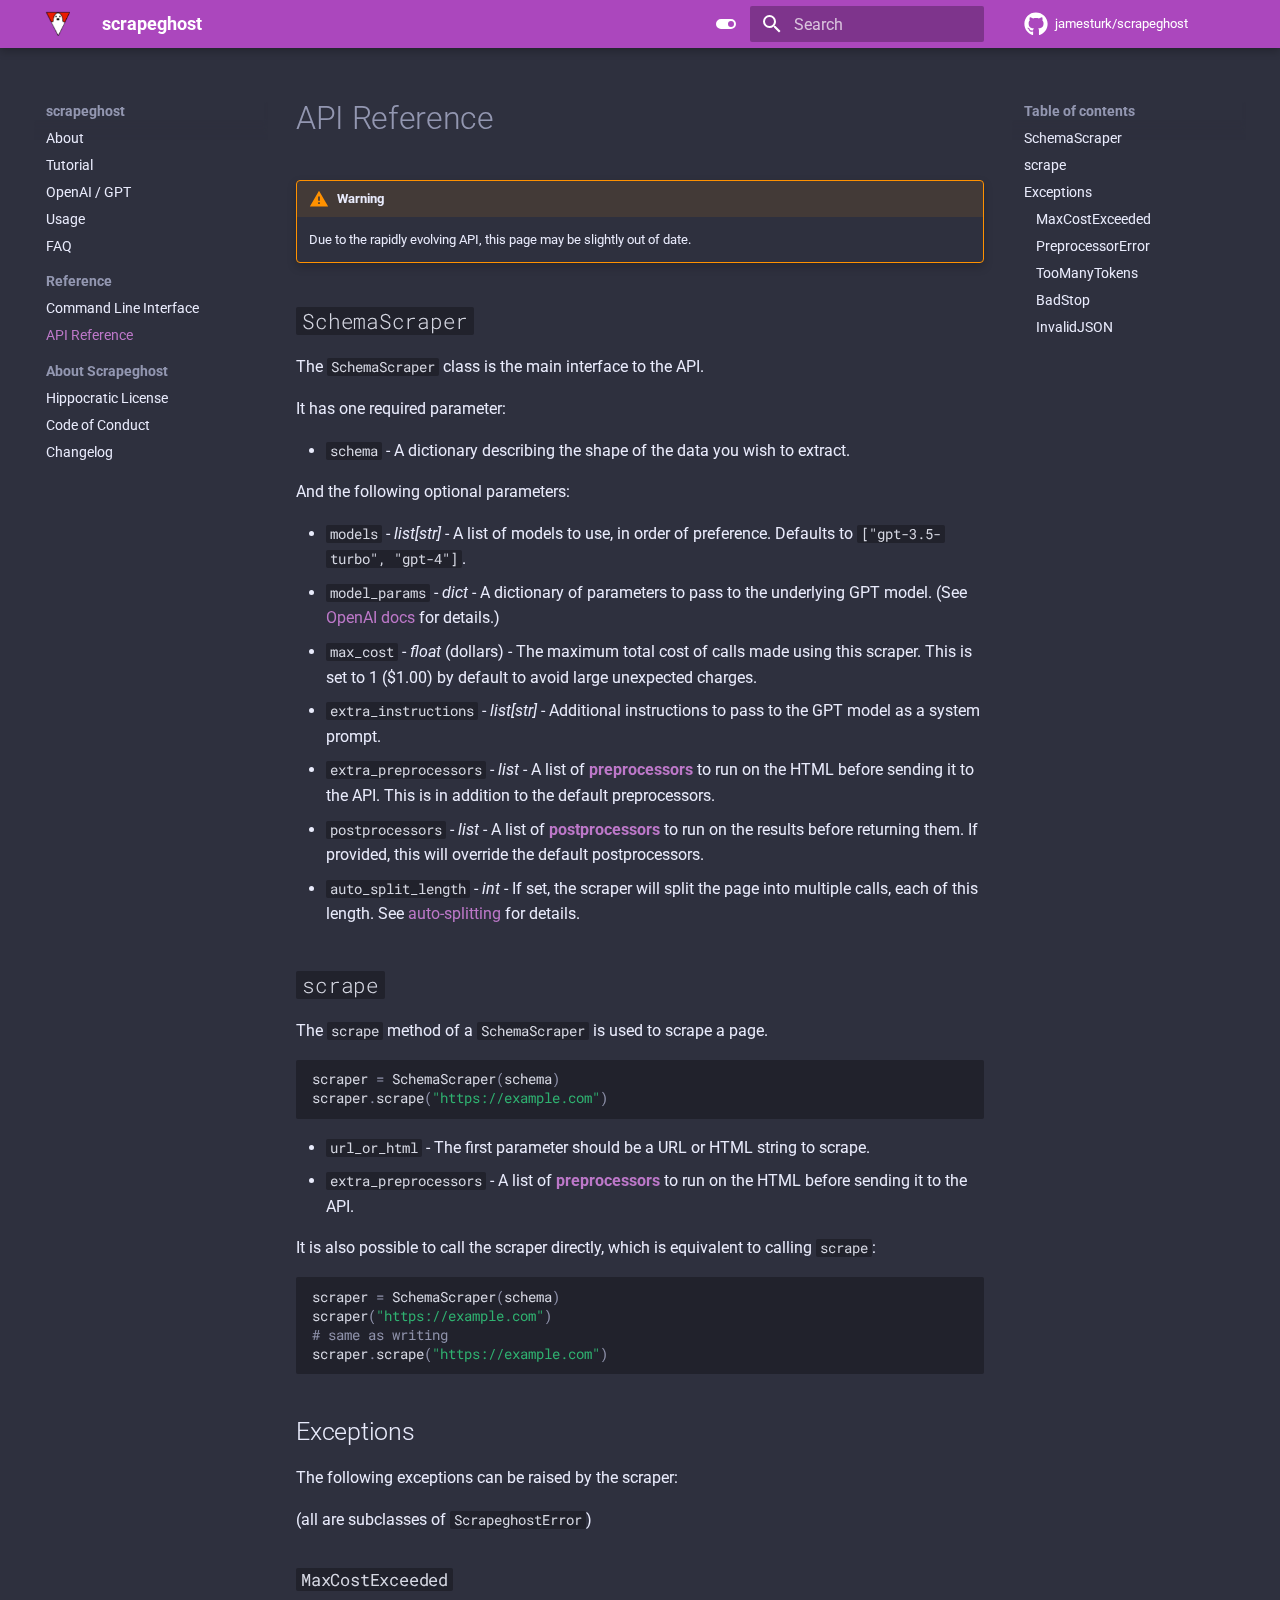
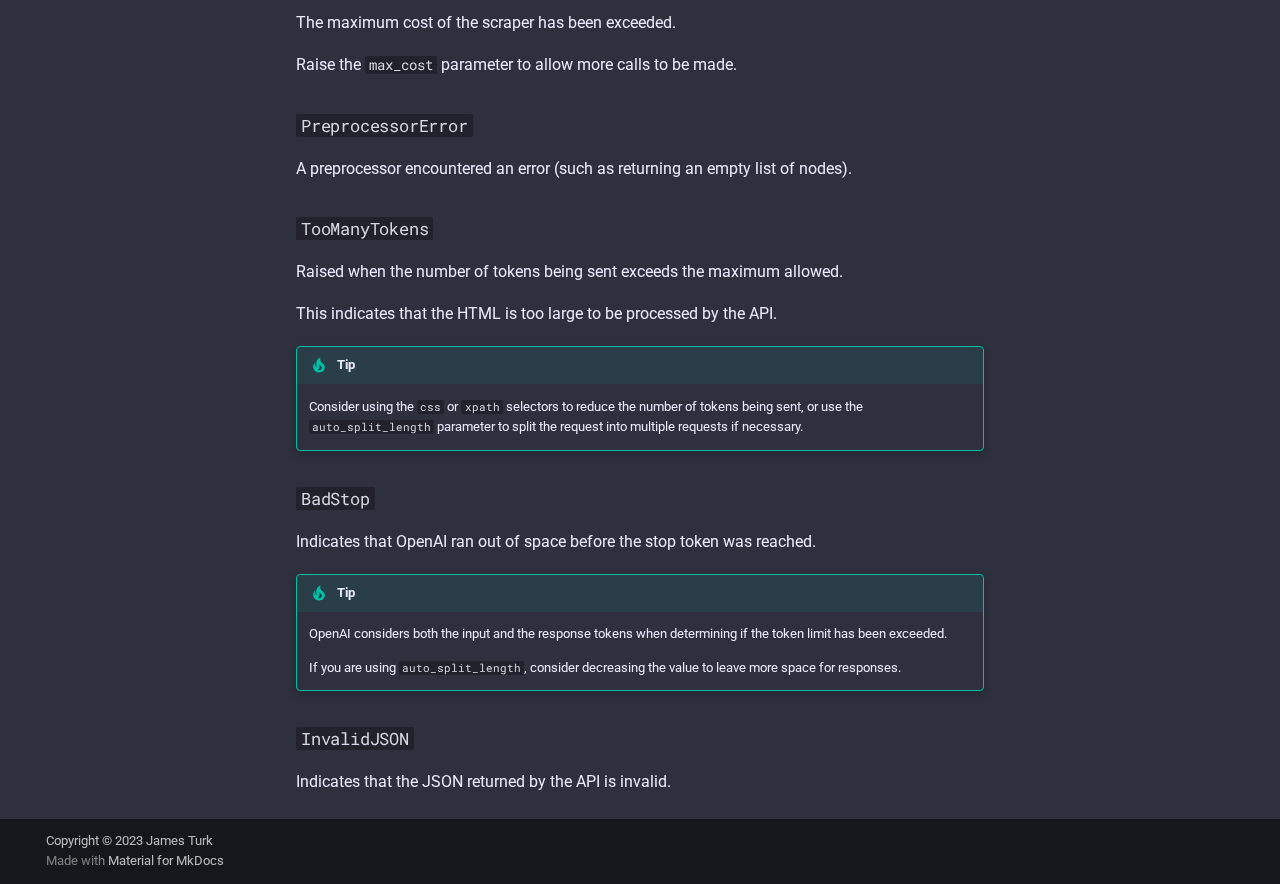
<file: api/index.html>
<!doctype html>
<html lang="en" class="no-js">
  <head>
    
      <meta charset="utf-8">
      <meta name="viewport" content="width=device-width,initial-scale=1">
      
        <meta name="description" content="An experimental library for automated web scraping with GPT.">
      
      
        <meta name="author" content="James Turk">
      
      
        <link rel="canonical" href="https://jamesturk.github.io/scrapeghost/api/">
      
      
        <link rel="prev" href="../cli/">
      
      
        <link rel="next" href="../LICENSE/">
      
      <link rel="icon" href="../assets/scrapeghost.png">
      <meta name="generator" content="mkdocs-1.4.2, mkdocs-material-9.1.3">
    
    
      
        <title>API Reference - scrapeghost</title>
      
    
    
      <link rel="stylesheet" href="../assets/stylesheets/main.c4a75a56.min.css">
      
        
        <link rel="stylesheet" href="../assets/stylesheets/palette.a0c5b2b5.min.css">
      
      

    
    
    
      
        
        
        <link rel="preconnect" href="https://fonts.gstatic.com" crossorigin>
        <link rel="stylesheet" href="https://fonts.googleapis.com/css?family=Roboto:300,300i,400,400i,700,700i%7CRoboto+Mono:400,400i,700,700i&display=fallback">
        <style>:root{--md-text-font:"Roboto";--md-code-font:"Roboto Mono"}</style>
      
    
    
      <link rel="stylesheet" href="../assets/extra.css">
    
    <script>__md_scope=new URL("..",location),__md_hash=e=>[...e].reduce((e,_)=>(e<<5)-e+_.charCodeAt(0),0),__md_get=(e,_=localStorage,t=__md_scope)=>JSON.parse(_.getItem(t.pathname+"."+e)),__md_set=(e,_,t=localStorage,a=__md_scope)=>{try{t.setItem(a.pathname+"."+e,JSON.stringify(_))}catch(e){}}</script>
    
      

    
    
    
  </head>
  
  
    
    
      
    
    
    
    
    <body dir="ltr" data-md-color-scheme="slate" data-md-color-primary="purple" data-md-color-accent="purple">
  
    
    
      <script>var palette=__md_get("__palette");if(palette&&"object"==typeof palette.color)for(var key of Object.keys(palette.color))document.body.setAttribute("data-md-color-"+key,palette.color[key])</script>
    
    <input class="md-toggle" data-md-toggle="drawer" type="checkbox" id="__drawer" autocomplete="off">
    <input class="md-toggle" data-md-toggle="search" type="checkbox" id="__search" autocomplete="off">
    <label class="md-overlay" for="__drawer"></label>
    <div data-md-component="skip">
      
        
        <a href="#api-reference" class="md-skip">
          Skip to content
        </a>
      
    </div>
    <div data-md-component="announce">
      
    </div>
    
    
      

  

<header class="md-header md-header--shadow" data-md-component="header">
  <nav class="md-header__inner md-grid" aria-label="Header">
    <a href=".." title="scrapeghost" class="md-header__button md-logo" aria-label="scrapeghost" data-md-component="logo">
      
  <img src="../assets/scrapeghost.png" alt="logo">

    </a>
    <label class="md-header__button md-icon" for="__drawer">
      <svg xmlns="http://www.w3.org/2000/svg" viewBox="0 0 24 24"><path d="M3 6h18v2H3V6m0 5h18v2H3v-2m0 5h18v2H3v-2Z"/></svg>
    </label>
    <div class="md-header__title" data-md-component="header-title">
      <div class="md-header__ellipsis">
        <div class="md-header__topic">
          <span class="md-ellipsis">
            scrapeghost
          </span>
        </div>
        <div class="md-header__topic" data-md-component="header-topic">
          <span class="md-ellipsis">
            
              API Reference
            
          </span>
        </div>
      </div>
    </div>
    
      <form class="md-header__option" data-md-component="palette">
        
          
          <input class="md-option" data-md-color-media="" data-md-color-scheme="slate" data-md-color-primary="purple" data-md-color-accent="purple"  aria-label="Switch to light mode"  type="radio" name="__palette" id="__palette_1">
          
            <label class="md-header__button md-icon" title="Switch to light mode" for="__palette_2" hidden>
              <svg xmlns="http://www.w3.org/2000/svg" viewBox="0 0 24 24"><path d="M17 7H7a5 5 0 0 0-5 5 5 5 0 0 0 5 5h10a5 5 0 0 0 5-5 5 5 0 0 0-5-5m0 8a3 3 0 0 1-3-3 3 3 0 0 1 3-3 3 3 0 0 1 3 3 3 3 0 0 1-3 3Z"/></svg>
            </label>
          
        
          
          <input class="md-option" data-md-color-media="" data-md-color-scheme="default" data-md-color-primary="purple" data-md-color-accent="purple"  aria-label="Switch to dark mode"  type="radio" name="__palette" id="__palette_2">
          
            <label class="md-header__button md-icon" title="Switch to dark mode" for="__palette_1" hidden>
              <svg xmlns="http://www.w3.org/2000/svg" viewBox="0 0 24 24"><path d="M17 6H7c-3.31 0-6 2.69-6 6s2.69 6 6 6h10c3.31 0 6-2.69 6-6s-2.69-6-6-6zm0 10H7c-2.21 0-4-1.79-4-4s1.79-4 4-4h10c2.21 0 4 1.79 4 4s-1.79 4-4 4zM7 9c-1.66 0-3 1.34-3 3s1.34 3 3 3 3-1.34 3-3-1.34-3-3-3z"/></svg>
            </label>
          
        
      </form>
    
    
    
      <label class="md-header__button md-icon" for="__search">
        <svg xmlns="http://www.w3.org/2000/svg" viewBox="0 0 24 24"><path d="M9.5 3A6.5 6.5 0 0 1 16 9.5c0 1.61-.59 3.09-1.56 4.23l.27.27h.79l5 5-1.5 1.5-5-5v-.79l-.27-.27A6.516 6.516 0 0 1 9.5 16 6.5 6.5 0 0 1 3 9.5 6.5 6.5 0 0 1 9.5 3m0 2C7 5 5 7 5 9.5S7 14 9.5 14 14 12 14 9.5 12 5 9.5 5Z"/></svg>
      </label>
      <div class="md-search" data-md-component="search" role="dialog">
  <label class="md-search__overlay" for="__search"></label>
  <div class="md-search__inner" role="search">
    <form class="md-search__form" name="search">
      <input type="text" class="md-search__input" name="query" aria-label="Search" placeholder="Search" autocapitalize="off" autocorrect="off" autocomplete="off" spellcheck="false" data-md-component="search-query" required>
      <label class="md-search__icon md-icon" for="__search">
        <svg xmlns="http://www.w3.org/2000/svg" viewBox="0 0 24 24"><path d="M9.5 3A6.5 6.5 0 0 1 16 9.5c0 1.61-.59 3.09-1.56 4.23l.27.27h.79l5 5-1.5 1.5-5-5v-.79l-.27-.27A6.516 6.516 0 0 1 9.5 16 6.5 6.5 0 0 1 3 9.5 6.5 6.5 0 0 1 9.5 3m0 2C7 5 5 7 5 9.5S7 14 9.5 14 14 12 14 9.5 12 5 9.5 5Z"/></svg>
        <svg xmlns="http://www.w3.org/2000/svg" viewBox="0 0 24 24"><path d="M20 11v2H8l5.5 5.5-1.42 1.42L4.16 12l7.92-7.92L13.5 5.5 8 11h12Z"/></svg>
      </label>
      <nav class="md-search__options" aria-label="Search">
        
        <button type="reset" class="md-search__icon md-icon" title="Clear" aria-label="Clear" tabindex="-1">
          <svg xmlns="http://www.w3.org/2000/svg" viewBox="0 0 24 24"><path d="M19 6.41 17.59 5 12 10.59 6.41 5 5 6.41 10.59 12 5 17.59 6.41 19 12 13.41 17.59 19 19 17.59 13.41 12 19 6.41Z"/></svg>
        </button>
      </nav>
      
    </form>
    <div class="md-search__output">
      <div class="md-search__scrollwrap" data-md-scrollfix>
        <div class="md-search-result" data-md-component="search-result">
          <div class="md-search-result__meta">
            Initializing search
          </div>
          <ol class="md-search-result__list" role="presentation"></ol>
        </div>
      </div>
    </div>
  </div>
</div>
    
    
      <div class="md-header__source">
        <a href="https://github.com/jamesturk/scrapeghost/" title="Go to repository" class="md-source" data-md-component="source">
  <div class="md-source__icon md-icon">
    
    <svg xmlns="http://www.w3.org/2000/svg" viewBox="0 0 496 512"><!--! Font Awesome Free 6.3.0 by @fontawesome - https://fontawesome.com License - https://fontawesome.com/license/free (Icons: CC BY 4.0, Fonts: SIL OFL 1.1, Code: MIT License) Copyright 2023 Fonticons, Inc.--><path d="M165.9 397.4c0 2-2.3 3.6-5.2 3.6-3.3.3-5.6-1.3-5.6-3.6 0-2 2.3-3.6 5.2-3.6 3-.3 5.6 1.3 5.6 3.6zm-31.1-4.5c-.7 2 1.3 4.3 4.3 4.9 2.6 1 5.6 0 6.2-2s-1.3-4.3-4.3-5.2c-2.6-.7-5.5.3-6.2 2.3zm44.2-1.7c-2.9.7-4.9 2.6-4.6 4.9.3 2 2.9 3.3 5.9 2.6 2.9-.7 4.9-2.6 4.6-4.6-.3-1.9-3-3.2-5.9-2.9zM244.8 8C106.1 8 0 113.3 0 252c0 110.9 69.8 205.8 169.5 239.2 12.8 2.3 17.3-5.6 17.3-12.1 0-6.2-.3-40.4-.3-61.4 0 0-70 15-84.7-29.8 0 0-11.4-29.1-27.8-36.6 0 0-22.9-15.7 1.6-15.4 0 0 24.9 2 38.6 25.8 21.9 38.6 58.6 27.5 72.9 20.9 2.3-16 8.8-27.1 16-33.7-55.9-6.2-112.3-14.3-112.3-110.5 0-27.5 7.6-41.3 23.6-58.9-2.6-6.5-11.1-33.3 2.6-67.9 20.9-6.5 69 27 69 27 20-5.6 41.5-8.5 62.8-8.5s42.8 2.9 62.8 8.5c0 0 48.1-33.6 69-27 13.7 34.7 5.2 61.4 2.6 67.9 16 17.7 25.8 31.5 25.8 58.9 0 96.5-58.9 104.2-114.8 110.5 9.2 7.9 17 22.9 17 46.4 0 33.7-.3 75.4-.3 83.6 0 6.5 4.6 14.4 17.3 12.1C428.2 457.8 496 362.9 496 252 496 113.3 383.5 8 244.8 8zM97.2 352.9c-1.3 1-1 3.3.7 5.2 1.6 1.6 3.9 2.3 5.2 1 1.3-1 1-3.3-.7-5.2-1.6-1.6-3.9-2.3-5.2-1zm-10.8-8.1c-.7 1.3.3 2.9 2.3 3.9 1.6 1 3.6.7 4.3-.7.7-1.3-.3-2.9-2.3-3.9-2-.6-3.6-.3-4.3.7zm32.4 35.6c-1.6 1.3-1 4.3 1.3 6.2 2.3 2.3 5.2 2.6 6.5 1 1.3-1.3.7-4.3-1.3-6.2-2.2-2.3-5.2-2.6-6.5-1zm-11.4-14.7c-1.6 1-1.6 3.6 0 5.9 1.6 2.3 4.3 3.3 5.6 2.3 1.6-1.3 1.6-3.9 0-6.2-1.4-2.3-4-3.3-5.6-2z"/></svg>
  </div>
  <div class="md-source__repository">
    jamesturk/scrapeghost
  </div>
</a>
      </div>
    
  </nav>
  
</header>
    
    <div class="md-container" data-md-component="container">
      
      
        
          
        
      
      <main class="md-main" data-md-component="main">
        <div class="md-main__inner md-grid">
          
            
              
              <div class="md-sidebar md-sidebar--primary" data-md-component="sidebar" data-md-type="navigation" >
                <div class="md-sidebar__scrollwrap">
                  <div class="md-sidebar__inner">
                    


<nav class="md-nav md-nav--primary" aria-label="Navigation" data-md-level="0">
  <label class="md-nav__title" for="__drawer">
    <a href=".." title="scrapeghost" class="md-nav__button md-logo" aria-label="scrapeghost" data-md-component="logo">
      
  <img src="../assets/scrapeghost.png" alt="logo">

    </a>
    scrapeghost
  </label>
  
    <div class="md-nav__source">
      <a href="https://github.com/jamesturk/scrapeghost/" title="Go to repository" class="md-source" data-md-component="source">
  <div class="md-source__icon md-icon">
    
    <svg xmlns="http://www.w3.org/2000/svg" viewBox="0 0 496 512"><!--! Font Awesome Free 6.3.0 by @fontawesome - https://fontawesome.com License - https://fontawesome.com/license/free (Icons: CC BY 4.0, Fonts: SIL OFL 1.1, Code: MIT License) Copyright 2023 Fonticons, Inc.--><path d="M165.9 397.4c0 2-2.3 3.6-5.2 3.6-3.3.3-5.6-1.3-5.6-3.6 0-2 2.3-3.6 5.2-3.6 3-.3 5.6 1.3 5.6 3.6zm-31.1-4.5c-.7 2 1.3 4.3 4.3 4.9 2.6 1 5.6 0 6.2-2s-1.3-4.3-4.3-5.2c-2.6-.7-5.5.3-6.2 2.3zm44.2-1.7c-2.9.7-4.9 2.6-4.6 4.9.3 2 2.9 3.3 5.9 2.6 2.9-.7 4.9-2.6 4.6-4.6-.3-1.9-3-3.2-5.9-2.9zM244.8 8C106.1 8 0 113.3 0 252c0 110.9 69.8 205.8 169.5 239.2 12.8 2.3 17.3-5.6 17.3-12.1 0-6.2-.3-40.4-.3-61.4 0 0-70 15-84.7-29.8 0 0-11.4-29.1-27.8-36.6 0 0-22.9-15.7 1.6-15.4 0 0 24.9 2 38.6 25.8 21.9 38.6 58.6 27.5 72.9 20.9 2.3-16 8.8-27.1 16-33.7-55.9-6.2-112.3-14.3-112.3-110.5 0-27.5 7.6-41.3 23.6-58.9-2.6-6.5-11.1-33.3 2.6-67.9 20.9-6.5 69 27 69 27 20-5.6 41.5-8.5 62.8-8.5s42.8 2.9 62.8 8.5c0 0 48.1-33.6 69-27 13.7 34.7 5.2 61.4 2.6 67.9 16 17.7 25.8 31.5 25.8 58.9 0 96.5-58.9 104.2-114.8 110.5 9.2 7.9 17 22.9 17 46.4 0 33.7-.3 75.4-.3 83.6 0 6.5 4.6 14.4 17.3 12.1C428.2 457.8 496 362.9 496 252 496 113.3 383.5 8 244.8 8zM97.2 352.9c-1.3 1-1 3.3.7 5.2 1.6 1.6 3.9 2.3 5.2 1 1.3-1 1-3.3-.7-5.2-1.6-1.6-3.9-2.3-5.2-1zm-10.8-8.1c-.7 1.3.3 2.9 2.3 3.9 1.6 1 3.6.7 4.3-.7.7-1.3-.3-2.9-2.3-3.9-2-.6-3.6-.3-4.3.7zm32.4 35.6c-1.6 1.3-1 4.3 1.3 6.2 2.3 2.3 5.2 2.6 6.5 1 1.3-1.3.7-4.3-1.3-6.2-2.2-2.3-5.2-2.6-6.5-1zm-11.4-14.7c-1.6 1-1.6 3.6 0 5.9 1.6 2.3 4.3 3.3 5.6 2.3 1.6-1.3 1.6-3.9 0-6.2-1.4-2.3-4-3.3-5.6-2z"/></svg>
  </div>
  <div class="md-source__repository">
    jamesturk/scrapeghost
  </div>
</a>
    </div>
  
  <ul class="md-nav__list" data-md-scrollfix>
    
      
      
      

  
  
  
    <li class="md-nav__item">
      <a href=".." class="md-nav__link">
        About
      </a>
    </li>
  

    
      
      
      

  
  
  
    <li class="md-nav__item">
      <a href="../tutorial/" class="md-nav__link">
        Tutorial
      </a>
    </li>
  

    
      
      
      

  
  
  
    <li class="md-nav__item">
      <a href="../openai/" class="md-nav__link">
        OpenAI / GPT
      </a>
    </li>
  

    
      
      
      

  
  
  
    <li class="md-nav__item">
      <a href="../usage/" class="md-nav__link">
        Usage
      </a>
    </li>
  

    
      
      
      

  
  
  
    <li class="md-nav__item">
      <a href="../faq/" class="md-nav__link">
        FAQ
      </a>
    </li>
  

    
      
      
      

  
  
    
  
  
    
      
    
    <li class="md-nav__item md-nav__item--active md-nav__item--section md-nav__item--nested">
      
      
      
      
      <input class="md-nav__toggle md-toggle " type="checkbox" id="__nav_6" checked>
      
      
      
        <label class="md-nav__link" for="__nav_6" id="__nav_6_label" tabindex="0">
          Reference
          <span class="md-nav__icon md-icon"></span>
        </label>
      
      <nav class="md-nav" data-md-level="1" aria-labelledby="__nav_6_label" aria-expanded="true">
        <label class="md-nav__title" for="__nav_6">
          <span class="md-nav__icon md-icon"></span>
          Reference
        </label>
        <ul class="md-nav__list" data-md-scrollfix>
          
            
              
  
  
  
    <li class="md-nav__item">
      <a href="../cli/" class="md-nav__link">
        Command Line Interface
      </a>
    </li>
  

            
          
            
              
  
  
    
  
  
    <li class="md-nav__item md-nav__item--active">
      
      <input class="md-nav__toggle md-toggle" type="checkbox" id="__toc">
      
      
        
      
      
        <label class="md-nav__link md-nav__link--active" for="__toc">
          API Reference
          <span class="md-nav__icon md-icon"></span>
        </label>
      
      <a href="./" class="md-nav__link md-nav__link--active">
        API Reference
      </a>
      
        

<nav class="md-nav md-nav--secondary" aria-label="Table of contents">
  
  
  
    
  
  
    <label class="md-nav__title" for="__toc">
      <span class="md-nav__icon md-icon"></span>
      Table of contents
    </label>
    <ul class="md-nav__list" data-md-component="toc" data-md-scrollfix>
      
        <li class="md-nav__item">
  <a href="#schemascraper" class="md-nav__link">
    SchemaScraper
  </a>
  
</li>
      
        <li class="md-nav__item">
  <a href="#scrape" class="md-nav__link">
    scrape
  </a>
  
</li>
      
        <li class="md-nav__item">
  <a href="#exceptions" class="md-nav__link">
    Exceptions
  </a>
  
    <nav class="md-nav" aria-label="Exceptions">
      <ul class="md-nav__list">
        
          <li class="md-nav__item">
  <a href="#maxcostexceeded" class="md-nav__link">
    MaxCostExceeded
  </a>
  
</li>
        
          <li class="md-nav__item">
  <a href="#preprocessorerror" class="md-nav__link">
    PreprocessorError
  </a>
  
</li>
        
          <li class="md-nav__item">
  <a href="#toomanytokens" class="md-nav__link">
    TooManyTokens
  </a>
  
</li>
        
          <li class="md-nav__item">
  <a href="#badstop" class="md-nav__link">
    BadStop
  </a>
  
</li>
        
          <li class="md-nav__item">
  <a href="#invalidjson" class="md-nav__link">
    InvalidJSON
  </a>
  
</li>
        
      </ul>
    </nav>
  
</li>
      
    </ul>
  
</nav>
      
    </li>
  

            
          
        </ul>
      </nav>
    </li>
  

    
      
      
      

  
  
  
    
      
    
    <li class="md-nav__item md-nav__item--section md-nav__item--nested">
      
      
      
      
      <input class="md-nav__toggle md-toggle " type="checkbox" id="__nav_7" >
      
      
      
        <label class="md-nav__link" for="__nav_7" id="__nav_7_label" tabindex="0">
          About Scrapeghost
          <span class="md-nav__icon md-icon"></span>
        </label>
      
      <nav class="md-nav" data-md-level="1" aria-labelledby="__nav_7_label" aria-expanded="false">
        <label class="md-nav__title" for="__nav_7">
          <span class="md-nav__icon md-icon"></span>
          About Scrapeghost
        </label>
        <ul class="md-nav__list" data-md-scrollfix>
          
            
              
  
  
  
    <li class="md-nav__item">
      <a href="../LICENSE/" class="md-nav__link">
        Hippocratic License
      </a>
    </li>
  

            
          
            
              
  
  
  
    <li class="md-nav__item">
      <a href="../code_of_conduct/" class="md-nav__link">
        Code of Conduct
      </a>
    </li>
  

            
          
            
              
  
  
  
    <li class="md-nav__item">
      <a href="../changelog/" class="md-nav__link">
        Changelog
      </a>
    </li>
  

            
          
        </ul>
      </nav>
    </li>
  

    
  </ul>
</nav>
                  </div>
                </div>
              </div>
            
            
              
              <div class="md-sidebar md-sidebar--secondary" data-md-component="sidebar" data-md-type="toc" >
                <div class="md-sidebar__scrollwrap">
                  <div class="md-sidebar__inner">
                    

<nav class="md-nav md-nav--secondary" aria-label="Table of contents">
  
  
  
    
  
  
    <label class="md-nav__title" for="__toc">
      <span class="md-nav__icon md-icon"></span>
      Table of contents
    </label>
    <ul class="md-nav__list" data-md-component="toc" data-md-scrollfix>
      
        <li class="md-nav__item">
  <a href="#schemascraper" class="md-nav__link">
    SchemaScraper
  </a>
  
</li>
      
        <li class="md-nav__item">
  <a href="#scrape" class="md-nav__link">
    scrape
  </a>
  
</li>
      
        <li class="md-nav__item">
  <a href="#exceptions" class="md-nav__link">
    Exceptions
  </a>
  
    <nav class="md-nav" aria-label="Exceptions">
      <ul class="md-nav__list">
        
          <li class="md-nav__item">
  <a href="#maxcostexceeded" class="md-nav__link">
    MaxCostExceeded
  </a>
  
</li>
        
          <li class="md-nav__item">
  <a href="#preprocessorerror" class="md-nav__link">
    PreprocessorError
  </a>
  
</li>
        
          <li class="md-nav__item">
  <a href="#toomanytokens" class="md-nav__link">
    TooManyTokens
  </a>
  
</li>
        
          <li class="md-nav__item">
  <a href="#badstop" class="md-nav__link">
    BadStop
  </a>
  
</li>
        
          <li class="md-nav__item">
  <a href="#invalidjson" class="md-nav__link">
    InvalidJSON
  </a>
  
</li>
        
      </ul>
    </nav>
  
</li>
      
    </ul>
  
</nav>
                  </div>
                </div>
              </div>
            
          
          
            <div class="md-content" data-md-component="content">
              <article class="md-content__inner md-typeset">
                
                  

  
  


<h1 id="api-reference">API Reference<a class="headerlink" href="#api-reference" title="Permanent link">&para;</a></h1>
<div class="admonition warning">
<p class="admonition-title">Warning</p>
<p>Due to the rapidly evolving API, this page may be slightly out of date. </p>
</div>
<h2 id="schemascraper"><code>SchemaScraper</code><a class="headerlink" href="#schemascraper" title="Permanent link">&para;</a></h2>
<p>The <code>SchemaScraper</code> class is the main interface to the API.</p>
<p>It has one required parameter:</p>
<ul>
<li><code>schema</code> - A dictionary describing the shape of the data you wish to extract.</li>
</ul>
<p>And the following optional parameters:</p>
<ul>
<li><code>models</code> - <em>list[str]</em> - A list of models to use, in order of preference.  Defaults to <code>["gpt-3.5-turbo", "gpt-4"]</code>.  </li>
<li><code>model_params</code> - <em>dict</em> - A dictionary of parameters to pass to the underlying GPT model.  (See <a href="https://platform.openai.com/docs/api-reference/create-completion">OpenAI docs</a> for details.)</li>
<li><code>max_cost</code> -  <em>float</em> (dollars) - The maximum total cost of calls made using this scraper. This is set to 1 ($1.00) by default to avoid large unexpected charges.</li>
<li><code>extra_instructions</code> - <em>list[str]</em> - Additional instructions to pass to the GPT model as a system prompt.</li>
<li><code>extra_preprocessors</code> - <em>list</em> - A list of <strong><a href="../usage/#preprocessors">preprocessors</a></strong> to run on the HTML before sending it to the API.  This is in addition to the default preprocessors.</li>
<li><code>postprocessors</code> - <em>list</em> - A list of <strong><a href="../usage/#postprocessors">postprocessors</a></strong> to run on the results before returning them.  If provided, this will override the default postprocessors.</li>
<li><code>auto_split_length</code> - <em>int</em> - If set, the scraper will split the page into multiple calls, each of this length. See <a href="../usage/#auto-splitting">auto-splitting</a> for details.</li>
</ul>
<h2 id="scrape"><code>scrape</code><a class="headerlink" href="#scrape" title="Permanent link">&para;</a></h2>
<p>The <code>scrape</code> method of a <code>SchemaScraper</code> is used to scrape a page.</p>
<div class="highlight"><pre><span></span><code><span class="n">scraper</span> <span class="o">=</span> <span class="n">SchemaScraper</span><span class="p">(</span><span class="n">schema</span><span class="p">)</span>
<span class="n">scraper</span><span class="o">.</span><span class="n">scrape</span><span class="p">(</span><span class="s2">&quot;https://example.com&quot;</span><span class="p">)</span>
</code></pre></div>
<ul>
<li><code>url_or_html</code> - The first parameter should be a URL or HTML string to scrape.</li>
<li><code>extra_preprocessors</code> - A list of <strong><a href="../usage/#preprocessors">preprocessors</a></strong> to run on the HTML before sending it to the API.</li>
</ul>
<p>It is also possible to call the scraper directly, which is equivalent to calling <code>scrape</code>:</p>
<div class="highlight"><pre><span></span><code><span class="n">scraper</span> <span class="o">=</span> <span class="n">SchemaScraper</span><span class="p">(</span><span class="n">schema</span><span class="p">)</span>
<span class="n">scraper</span><span class="p">(</span><span class="s2">&quot;https://example.com&quot;</span><span class="p">)</span>
<span class="c1"># same as writing</span>
<span class="n">scraper</span><span class="o">.</span><span class="n">scrape</span><span class="p">(</span><span class="s2">&quot;https://example.com&quot;</span><span class="p">)</span>
</code></pre></div>
<h2 id="exceptions">Exceptions<a class="headerlink" href="#exceptions" title="Permanent link">&para;</a></h2>
<p>The following exceptions can be raised by the scraper:</p>
<p>(all are subclasses of <code>ScrapeghostError</code>)</p>
<h3 id="maxcostexceeded"><code>MaxCostExceeded</code><a class="headerlink" href="#maxcostexceeded" title="Permanent link">&para;</a></h3>
<p>The maximum cost of the scraper has been exceeded.</p>
<p>Raise the <code>max_cost</code> parameter to allow more calls to be made.</p>
<h3 id="preprocessorerror"><code>PreprocessorError</code><a class="headerlink" href="#preprocessorerror" title="Permanent link">&para;</a></h3>
<p>A preprocessor encountered an error (such as returning an empty list of nodes).</p>
<h3 id="toomanytokens"><code>TooManyTokens</code><a class="headerlink" href="#toomanytokens" title="Permanent link">&para;</a></h3>
<p>Raised when the number of tokens being sent exceeds the maximum allowed.</p>
<p>This indicates that the HTML is too large to be processed by the API.</p>
<div class="admonition tip">
<p class="admonition-title">Tip</p>
<p>Consider using the <code>css</code> or <code>xpath</code> selectors to reduce the number of tokens being sent, or use the <code>auto_split_length</code> parameter to split the request into multiple requests if necessary.</p>
</div>
<h3 id="badstop"><code>BadStop</code><a class="headerlink" href="#badstop" title="Permanent link">&para;</a></h3>
<p>Indicates that OpenAI ran out of space before the stop token was reached.</p>
<div class="admonition tip">
<p class="admonition-title">Tip</p>
<p>OpenAI considers both the input and the response tokens when determining if the token limit has been exceeded.</p>
<p>If you are using <code>auto_split_length</code>, consider decreasing the value to leave more space for responses.</p>
</div>
<h3 id="invalidjson"><code>InvalidJSON</code><a class="headerlink" href="#invalidjson" title="Permanent link">&para;</a></h3>
<p>Indicates that the JSON returned by the API is invalid.</p>





                
              </article>
            </div>
          
          
  <script>var tabs=__md_get("__tabs");if(Array.isArray(tabs))e:for(var set of document.querySelectorAll(".tabbed-set")){var tab,labels=set.querySelector(".tabbed-labels");for(tab of tabs)for(var label of labels.getElementsByTagName("label"))if(label.innerText.trim()===tab){var input=document.getElementById(label.htmlFor);input.checked=!0;continue e}}</script>

        </div>
        
          <button type="button" class="md-top md-icon" data-md-component="top" hidden>
            <svg xmlns="http://www.w3.org/2000/svg" viewBox="0 0 24 24"><path d="M13 20h-2V8l-5.5 5.5-1.42-1.42L12 4.16l7.92 7.92-1.42 1.42L13 8v12Z"/></svg>
            Back to top
          </button>
        
      </main>
      
        <footer class="md-footer">
  
  <div class="md-footer-meta md-typeset">
    <div class="md-footer-meta__inner md-grid">
      <div class="md-copyright">
  
    <div class="md-copyright__highlight">
      Copyright &copy; 2023 James Turk
    </div>
  
  
    Made with
    <a href="https://squidfunk.github.io/mkdocs-material/" target="_blank" rel="noopener">
      Material for MkDocs
    </a>
  
</div>
      
    </div>
  </div>
</footer>
      
    </div>
    <div class="md-dialog" data-md-component="dialog">
      <div class="md-dialog__inner md-typeset"></div>
    </div>
    
    <script id="__config" type="application/json">{"base": "..", "features": ["navigation.sections", "navigation.top", "content.tabs.link"], "search": "../assets/javascripts/workers/search.208ed371.min.js", "translations": {"clipboard.copied": "Copied to clipboard", "clipboard.copy": "Copy to clipboard", "search.result.more.one": "1 more on this page", "search.result.more.other": "# more on this page", "search.result.none": "No matching documents", "search.result.one": "1 matching document", "search.result.other": "# matching documents", "search.result.placeholder": "Type to start searching", "search.result.term.missing": "Missing", "select.version": "Select version"}}</script>
    
    
      <script src="../assets/javascripts/bundle.efa0ade1.min.js"></script>
      
    
  </body>
</html>
</file>
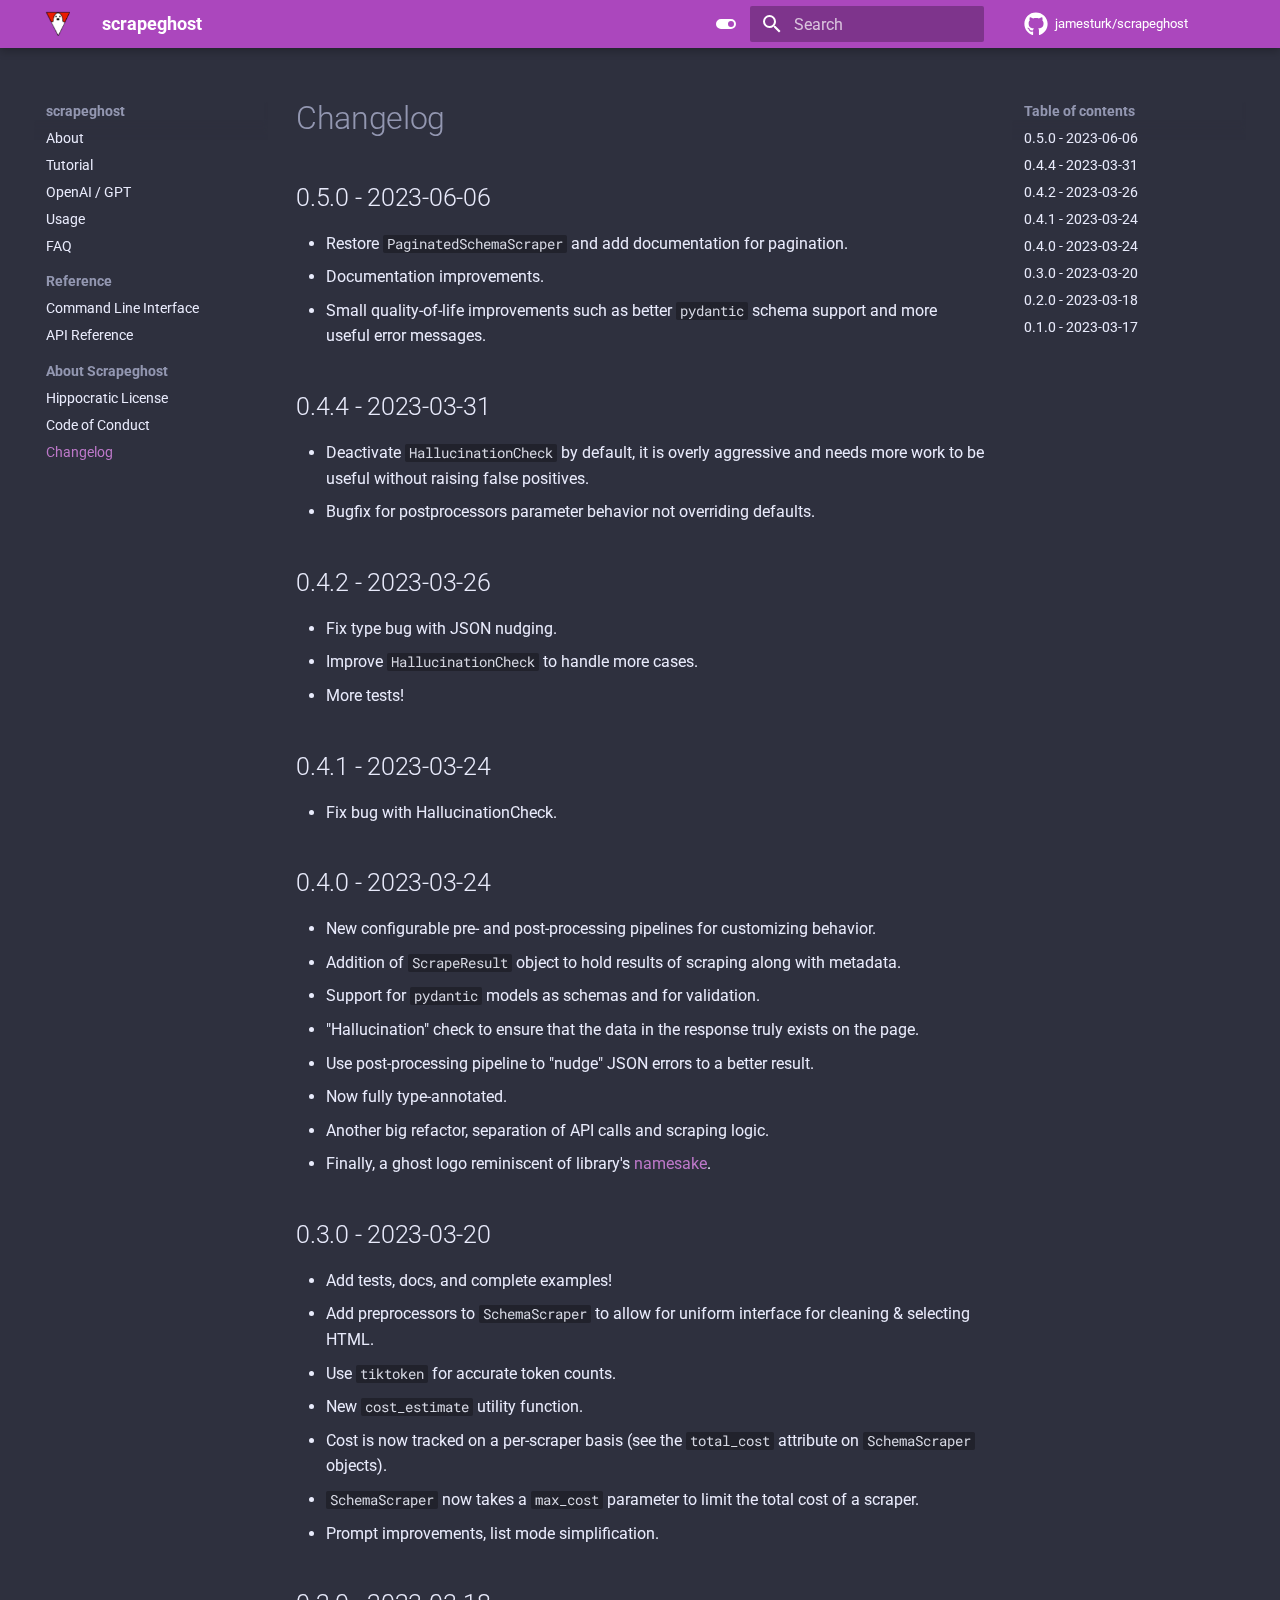
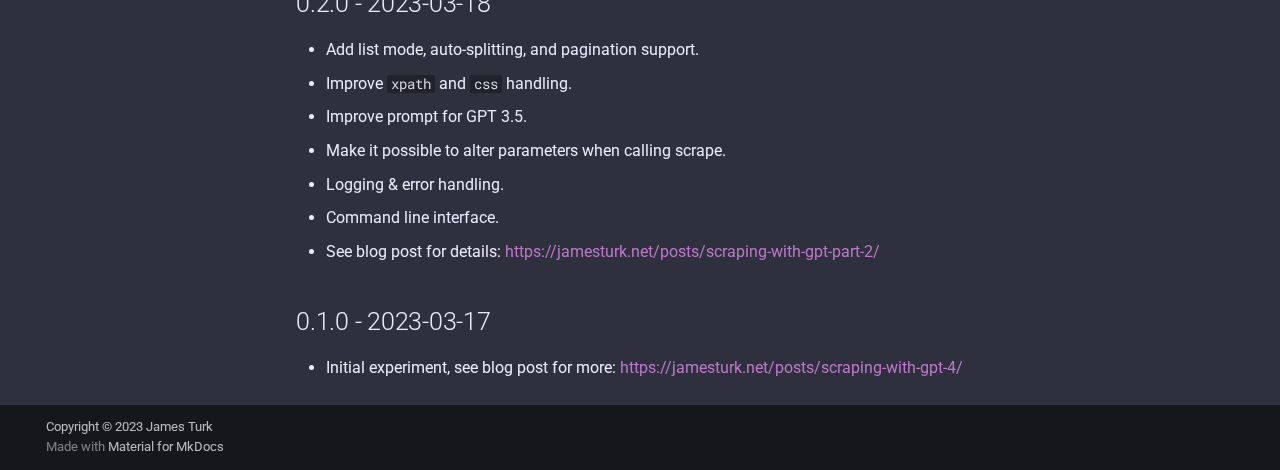
<file: changelog/index.html>
<!doctype html>
<html lang="en" class="no-js">
  <head>
    
      <meta charset="utf-8">
      <meta name="viewport" content="width=device-width,initial-scale=1">
      
        <meta name="description" content="An experimental library for automated web scraping with GPT.">
      
      
        <meta name="author" content="James Turk">
      
      
        <link rel="canonical" href="https://jamesturk.github.io/scrapeghost/changelog/">
      
      
        <link rel="prev" href="../code_of_conduct/">
      
      
      <link rel="icon" href="../assets/scrapeghost.png">
      <meta name="generator" content="mkdocs-1.4.2, mkdocs-material-9.1.3">
    
    
      
        <title>Changelog - scrapeghost</title>
      
    
    
      <link rel="stylesheet" href="../assets/stylesheets/main.c4a75a56.min.css">
      
        
        <link rel="stylesheet" href="../assets/stylesheets/palette.a0c5b2b5.min.css">
      
      

    
    
    
      
        
        
        <link rel="preconnect" href="https://fonts.gstatic.com" crossorigin>
        <link rel="stylesheet" href="https://fonts.googleapis.com/css?family=Roboto:300,300i,400,400i,700,700i%7CRoboto+Mono:400,400i,700,700i&display=fallback">
        <style>:root{--md-text-font:"Roboto";--md-code-font:"Roboto Mono"}</style>
      
    
    
      <link rel="stylesheet" href="../assets/extra.css">
    
    <script>__md_scope=new URL("..",location),__md_hash=e=>[...e].reduce((e,_)=>(e<<5)-e+_.charCodeAt(0),0),__md_get=(e,_=localStorage,t=__md_scope)=>JSON.parse(_.getItem(t.pathname+"."+e)),__md_set=(e,_,t=localStorage,a=__md_scope)=>{try{t.setItem(a.pathname+"."+e,JSON.stringify(_))}catch(e){}}</script>
    
      

    
    
    
  </head>
  
  
    
    
      
    
    
    
    
    <body dir="ltr" data-md-color-scheme="slate" data-md-color-primary="purple" data-md-color-accent="purple">
  
    
    
      <script>var palette=__md_get("__palette");if(palette&&"object"==typeof palette.color)for(var key of Object.keys(palette.color))document.body.setAttribute("data-md-color-"+key,palette.color[key])</script>
    
    <input class="md-toggle" data-md-toggle="drawer" type="checkbox" id="__drawer" autocomplete="off">
    <input class="md-toggle" data-md-toggle="search" type="checkbox" id="__search" autocomplete="off">
    <label class="md-overlay" for="__drawer"></label>
    <div data-md-component="skip">
      
        
        <a href="#changelog" class="md-skip">
          Skip to content
        </a>
      
    </div>
    <div data-md-component="announce">
      
    </div>
    
    
      

  

<header class="md-header md-header--shadow" data-md-component="header">
  <nav class="md-header__inner md-grid" aria-label="Header">
    <a href=".." title="scrapeghost" class="md-header__button md-logo" aria-label="scrapeghost" data-md-component="logo">
      
  <img src="../assets/scrapeghost.png" alt="logo">

    </a>
    <label class="md-header__button md-icon" for="__drawer">
      <svg xmlns="http://www.w3.org/2000/svg" viewBox="0 0 24 24"><path d="M3 6h18v2H3V6m0 5h18v2H3v-2m0 5h18v2H3v-2Z"/></svg>
    </label>
    <div class="md-header__title" data-md-component="header-title">
      <div class="md-header__ellipsis">
        <div class="md-header__topic">
          <span class="md-ellipsis">
            scrapeghost
          </span>
        </div>
        <div class="md-header__topic" data-md-component="header-topic">
          <span class="md-ellipsis">
            
              Changelog
            
          </span>
        </div>
      </div>
    </div>
    
      <form class="md-header__option" data-md-component="palette">
        
          
          <input class="md-option" data-md-color-media="" data-md-color-scheme="slate" data-md-color-primary="purple" data-md-color-accent="purple"  aria-label="Switch to light mode"  type="radio" name="__palette" id="__palette_1">
          
            <label class="md-header__button md-icon" title="Switch to light mode" for="__palette_2" hidden>
              <svg xmlns="http://www.w3.org/2000/svg" viewBox="0 0 24 24"><path d="M17 7H7a5 5 0 0 0-5 5 5 5 0 0 0 5 5h10a5 5 0 0 0 5-5 5 5 0 0 0-5-5m0 8a3 3 0 0 1-3-3 3 3 0 0 1 3-3 3 3 0 0 1 3 3 3 3 0 0 1-3 3Z"/></svg>
            </label>
          
        
          
          <input class="md-option" data-md-color-media="" data-md-color-scheme="default" data-md-color-primary="purple" data-md-color-accent="purple"  aria-label="Switch to dark mode"  type="radio" name="__palette" id="__palette_2">
          
            <label class="md-header__button md-icon" title="Switch to dark mode" for="__palette_1" hidden>
              <svg xmlns="http://www.w3.org/2000/svg" viewBox="0 0 24 24"><path d="M17 6H7c-3.31 0-6 2.69-6 6s2.69 6 6 6h10c3.31 0 6-2.69 6-6s-2.69-6-6-6zm0 10H7c-2.21 0-4-1.79-4-4s1.79-4 4-4h10c2.21 0 4 1.79 4 4s-1.79 4-4 4zM7 9c-1.66 0-3 1.34-3 3s1.34 3 3 3 3-1.34 3-3-1.34-3-3-3z"/></svg>
            </label>
          
        
      </form>
    
    
    
      <label class="md-header__button md-icon" for="__search">
        <svg xmlns="http://www.w3.org/2000/svg" viewBox="0 0 24 24"><path d="M9.5 3A6.5 6.5 0 0 1 16 9.5c0 1.61-.59 3.09-1.56 4.23l.27.27h.79l5 5-1.5 1.5-5-5v-.79l-.27-.27A6.516 6.516 0 0 1 9.5 16 6.5 6.5 0 0 1 3 9.5 6.5 6.5 0 0 1 9.5 3m0 2C7 5 5 7 5 9.5S7 14 9.5 14 14 12 14 9.5 12 5 9.5 5Z"/></svg>
      </label>
      <div class="md-search" data-md-component="search" role="dialog">
  <label class="md-search__overlay" for="__search"></label>
  <div class="md-search__inner" role="search">
    <form class="md-search__form" name="search">
      <input type="text" class="md-search__input" name="query" aria-label="Search" placeholder="Search" autocapitalize="off" autocorrect="off" autocomplete="off" spellcheck="false" data-md-component="search-query" required>
      <label class="md-search__icon md-icon" for="__search">
        <svg xmlns="http://www.w3.org/2000/svg" viewBox="0 0 24 24"><path d="M9.5 3A6.5 6.5 0 0 1 16 9.5c0 1.61-.59 3.09-1.56 4.23l.27.27h.79l5 5-1.5 1.5-5-5v-.79l-.27-.27A6.516 6.516 0 0 1 9.5 16 6.5 6.5 0 0 1 3 9.5 6.5 6.5 0 0 1 9.5 3m0 2C7 5 5 7 5 9.5S7 14 9.5 14 14 12 14 9.5 12 5 9.5 5Z"/></svg>
        <svg xmlns="http://www.w3.org/2000/svg" viewBox="0 0 24 24"><path d="M20 11v2H8l5.5 5.5-1.42 1.42L4.16 12l7.92-7.92L13.5 5.5 8 11h12Z"/></svg>
      </label>
      <nav class="md-search__options" aria-label="Search">
        
        <button type="reset" class="md-search__icon md-icon" title="Clear" aria-label="Clear" tabindex="-1">
          <svg xmlns="http://www.w3.org/2000/svg" viewBox="0 0 24 24"><path d="M19 6.41 17.59 5 12 10.59 6.41 5 5 6.41 10.59 12 5 17.59 6.41 19 12 13.41 17.59 19 19 17.59 13.41 12 19 6.41Z"/></svg>
        </button>
      </nav>
      
    </form>
    <div class="md-search__output">
      <div class="md-search__scrollwrap" data-md-scrollfix>
        <div class="md-search-result" data-md-component="search-result">
          <div class="md-search-result__meta">
            Initializing search
          </div>
          <ol class="md-search-result__list" role="presentation"></ol>
        </div>
      </div>
    </div>
  </div>
</div>
    
    
      <div class="md-header__source">
        <a href="https://github.com/jamesturk/scrapeghost/" title="Go to repository" class="md-source" data-md-component="source">
  <div class="md-source__icon md-icon">
    
    <svg xmlns="http://www.w3.org/2000/svg" viewBox="0 0 496 512"><!--! Font Awesome Free 6.3.0 by @fontawesome - https://fontawesome.com License - https://fontawesome.com/license/free (Icons: CC BY 4.0, Fonts: SIL OFL 1.1, Code: MIT License) Copyright 2023 Fonticons, Inc.--><path d="M165.9 397.4c0 2-2.3 3.6-5.2 3.6-3.3.3-5.6-1.3-5.6-3.6 0-2 2.3-3.6 5.2-3.6 3-.3 5.6 1.3 5.6 3.6zm-31.1-4.5c-.7 2 1.3 4.3 4.3 4.9 2.6 1 5.6 0 6.2-2s-1.3-4.3-4.3-5.2c-2.6-.7-5.5.3-6.2 2.3zm44.2-1.7c-2.9.7-4.9 2.6-4.6 4.9.3 2 2.9 3.3 5.9 2.6 2.9-.7 4.9-2.6 4.6-4.6-.3-1.9-3-3.2-5.9-2.9zM244.8 8C106.1 8 0 113.3 0 252c0 110.9 69.8 205.8 169.5 239.2 12.8 2.3 17.3-5.6 17.3-12.1 0-6.2-.3-40.4-.3-61.4 0 0-70 15-84.7-29.8 0 0-11.4-29.1-27.8-36.6 0 0-22.9-15.7 1.6-15.4 0 0 24.9 2 38.6 25.8 21.9 38.6 58.6 27.5 72.9 20.9 2.3-16 8.8-27.1 16-33.7-55.9-6.2-112.3-14.3-112.3-110.5 0-27.5 7.6-41.3 23.6-58.9-2.6-6.5-11.1-33.3 2.6-67.9 20.9-6.5 69 27 69 27 20-5.6 41.5-8.5 62.8-8.5s42.8 2.9 62.8 8.5c0 0 48.1-33.6 69-27 13.7 34.7 5.2 61.4 2.6 67.9 16 17.7 25.8 31.5 25.8 58.9 0 96.5-58.9 104.2-114.8 110.5 9.2 7.9 17 22.9 17 46.4 0 33.7-.3 75.4-.3 83.6 0 6.5 4.6 14.4 17.3 12.1C428.2 457.8 496 362.9 496 252 496 113.3 383.5 8 244.8 8zM97.2 352.9c-1.3 1-1 3.3.7 5.2 1.6 1.6 3.9 2.3 5.2 1 1.3-1 1-3.3-.7-5.2-1.6-1.6-3.9-2.3-5.2-1zm-10.8-8.1c-.7 1.3.3 2.9 2.3 3.9 1.6 1 3.6.7 4.3-.7.7-1.3-.3-2.9-2.3-3.9-2-.6-3.6-.3-4.3.7zm32.4 35.6c-1.6 1.3-1 4.3 1.3 6.2 2.3 2.3 5.2 2.6 6.5 1 1.3-1.3.7-4.3-1.3-6.2-2.2-2.3-5.2-2.6-6.5-1zm-11.4-14.7c-1.6 1-1.6 3.6 0 5.9 1.6 2.3 4.3 3.3 5.6 2.3 1.6-1.3 1.6-3.9 0-6.2-1.4-2.3-4-3.3-5.6-2z"/></svg>
  </div>
  <div class="md-source__repository">
    jamesturk/scrapeghost
  </div>
</a>
      </div>
    
  </nav>
  
</header>
    
    <div class="md-container" data-md-component="container">
      
      
        
          
        
      
      <main class="md-main" data-md-component="main">
        <div class="md-main__inner md-grid">
          
            
              
              <div class="md-sidebar md-sidebar--primary" data-md-component="sidebar" data-md-type="navigation" >
                <div class="md-sidebar__scrollwrap">
                  <div class="md-sidebar__inner">
                    


<nav class="md-nav md-nav--primary" aria-label="Navigation" data-md-level="0">
  <label class="md-nav__title" for="__drawer">
    <a href=".." title="scrapeghost" class="md-nav__button md-logo" aria-label="scrapeghost" data-md-component="logo">
      
  <img src="../assets/scrapeghost.png" alt="logo">

    </a>
    scrapeghost
  </label>
  
    <div class="md-nav__source">
      <a href="https://github.com/jamesturk/scrapeghost/" title="Go to repository" class="md-source" data-md-component="source">
  <div class="md-source__icon md-icon">
    
    <svg xmlns="http://www.w3.org/2000/svg" viewBox="0 0 496 512"><!--! Font Awesome Free 6.3.0 by @fontawesome - https://fontawesome.com License - https://fontawesome.com/license/free (Icons: CC BY 4.0, Fonts: SIL OFL 1.1, Code: MIT License) Copyright 2023 Fonticons, Inc.--><path d="M165.9 397.4c0 2-2.3 3.6-5.2 3.6-3.3.3-5.6-1.3-5.6-3.6 0-2 2.3-3.6 5.2-3.6 3-.3 5.6 1.3 5.6 3.6zm-31.1-4.5c-.7 2 1.3 4.3 4.3 4.9 2.6 1 5.6 0 6.2-2s-1.3-4.3-4.3-5.2c-2.6-.7-5.5.3-6.2 2.3zm44.2-1.7c-2.9.7-4.9 2.6-4.6 4.9.3 2 2.9 3.3 5.9 2.6 2.9-.7 4.9-2.6 4.6-4.6-.3-1.9-3-3.2-5.9-2.9zM244.8 8C106.1 8 0 113.3 0 252c0 110.9 69.8 205.8 169.5 239.2 12.8 2.3 17.3-5.6 17.3-12.1 0-6.2-.3-40.4-.3-61.4 0 0-70 15-84.7-29.8 0 0-11.4-29.1-27.8-36.6 0 0-22.9-15.7 1.6-15.4 0 0 24.9 2 38.6 25.8 21.9 38.6 58.6 27.5 72.9 20.9 2.3-16 8.8-27.1 16-33.7-55.9-6.2-112.3-14.3-112.3-110.5 0-27.5 7.6-41.3 23.6-58.9-2.6-6.5-11.1-33.3 2.6-67.9 20.9-6.5 69 27 69 27 20-5.6 41.5-8.5 62.8-8.5s42.8 2.9 62.8 8.5c0 0 48.1-33.6 69-27 13.7 34.7 5.2 61.4 2.6 67.9 16 17.7 25.8 31.5 25.8 58.9 0 96.5-58.9 104.2-114.8 110.5 9.2 7.9 17 22.9 17 46.4 0 33.7-.3 75.4-.3 83.6 0 6.5 4.6 14.4 17.3 12.1C428.2 457.8 496 362.9 496 252 496 113.3 383.5 8 244.8 8zM97.2 352.9c-1.3 1-1 3.3.7 5.2 1.6 1.6 3.9 2.3 5.2 1 1.3-1 1-3.3-.7-5.2-1.6-1.6-3.9-2.3-5.2-1zm-10.8-8.1c-.7 1.3.3 2.9 2.3 3.9 1.6 1 3.6.7 4.3-.7.7-1.3-.3-2.9-2.3-3.9-2-.6-3.6-.3-4.3.7zm32.4 35.6c-1.6 1.3-1 4.3 1.3 6.2 2.3 2.3 5.2 2.6 6.5 1 1.3-1.3.7-4.3-1.3-6.2-2.2-2.3-5.2-2.6-6.5-1zm-11.4-14.7c-1.6 1-1.6 3.6 0 5.9 1.6 2.3 4.3 3.3 5.6 2.3 1.6-1.3 1.6-3.9 0-6.2-1.4-2.3-4-3.3-5.6-2z"/></svg>
  </div>
  <div class="md-source__repository">
    jamesturk/scrapeghost
  </div>
</a>
    </div>
  
  <ul class="md-nav__list" data-md-scrollfix>
    
      
      
      

  
  
  
    <li class="md-nav__item">
      <a href=".." class="md-nav__link">
        About
      </a>
    </li>
  

    
      
      
      

  
  
  
    <li class="md-nav__item">
      <a href="../tutorial/" class="md-nav__link">
        Tutorial
      </a>
    </li>
  

    
      
      
      

  
  
  
    <li class="md-nav__item">
      <a href="../openai/" class="md-nav__link">
        OpenAI / GPT
      </a>
    </li>
  

    
      
      
      

  
  
  
    <li class="md-nav__item">
      <a href="../usage/" class="md-nav__link">
        Usage
      </a>
    </li>
  

    
      
      
      

  
  
  
    <li class="md-nav__item">
      <a href="../faq/" class="md-nav__link">
        FAQ
      </a>
    </li>
  

    
      
      
      

  
  
  
    
      
    
    <li class="md-nav__item md-nav__item--section md-nav__item--nested">
      
      
      
      
      <input class="md-nav__toggle md-toggle " type="checkbox" id="__nav_6" >
      
      
      
        <label class="md-nav__link" for="__nav_6" id="__nav_6_label" tabindex="0">
          Reference
          <span class="md-nav__icon md-icon"></span>
        </label>
      
      <nav class="md-nav" data-md-level="1" aria-labelledby="__nav_6_label" aria-expanded="false">
        <label class="md-nav__title" for="__nav_6">
          <span class="md-nav__icon md-icon"></span>
          Reference
        </label>
        <ul class="md-nav__list" data-md-scrollfix>
          
            
              
  
  
  
    <li class="md-nav__item">
      <a href="../cli/" class="md-nav__link">
        Command Line Interface
      </a>
    </li>
  

            
          
            
              
  
  
  
    <li class="md-nav__item">
      <a href="../api/" class="md-nav__link">
        API Reference
      </a>
    </li>
  

            
          
        </ul>
      </nav>
    </li>
  

    
      
      
      

  
  
    
  
  
    
      
    
    <li class="md-nav__item md-nav__item--active md-nav__item--section md-nav__item--nested">
      
      
      
      
      <input class="md-nav__toggle md-toggle " type="checkbox" id="__nav_7" checked>
      
      
      
        <label class="md-nav__link" for="__nav_7" id="__nav_7_label" tabindex="0">
          About Scrapeghost
          <span class="md-nav__icon md-icon"></span>
        </label>
      
      <nav class="md-nav" data-md-level="1" aria-labelledby="__nav_7_label" aria-expanded="true">
        <label class="md-nav__title" for="__nav_7">
          <span class="md-nav__icon md-icon"></span>
          About Scrapeghost
        </label>
        <ul class="md-nav__list" data-md-scrollfix>
          
            
              
  
  
  
    <li class="md-nav__item">
      <a href="../LICENSE/" class="md-nav__link">
        Hippocratic License
      </a>
    </li>
  

            
          
            
              
  
  
  
    <li class="md-nav__item">
      <a href="../code_of_conduct/" class="md-nav__link">
        Code of Conduct
      </a>
    </li>
  

            
          
            
              
  
  
    
  
  
    <li class="md-nav__item md-nav__item--active">
      
      <input class="md-nav__toggle md-toggle" type="checkbox" id="__toc">
      
      
        
      
      
        <label class="md-nav__link md-nav__link--active" for="__toc">
          Changelog
          <span class="md-nav__icon md-icon"></span>
        </label>
      
      <a href="./" class="md-nav__link md-nav__link--active">
        Changelog
      </a>
      
        

<nav class="md-nav md-nav--secondary" aria-label="Table of contents">
  
  
  
    
  
  
    <label class="md-nav__title" for="__toc">
      <span class="md-nav__icon md-icon"></span>
      Table of contents
    </label>
    <ul class="md-nav__list" data-md-component="toc" data-md-scrollfix>
      
        <li class="md-nav__item">
  <a href="#050-2023-06-06" class="md-nav__link">
    0.5.0 - 2023-06-06
  </a>
  
</li>
      
        <li class="md-nav__item">
  <a href="#044-2023-03-31" class="md-nav__link">
    0.4.4 - 2023-03-31
  </a>
  
</li>
      
        <li class="md-nav__item">
  <a href="#042-2023-03-26" class="md-nav__link">
    0.4.2 - 2023-03-26
  </a>
  
</li>
      
        <li class="md-nav__item">
  <a href="#041-2023-03-24" class="md-nav__link">
    0.4.1 - 2023-03-24
  </a>
  
</li>
      
        <li class="md-nav__item">
  <a href="#040-2023-03-24" class="md-nav__link">
    0.4.0 - 2023-03-24
  </a>
  
</li>
      
        <li class="md-nav__item">
  <a href="#030-2023-03-20" class="md-nav__link">
    0.3.0 - 2023-03-20
  </a>
  
</li>
      
        <li class="md-nav__item">
  <a href="#020-2023-03-18" class="md-nav__link">
    0.2.0 - 2023-03-18
  </a>
  
</li>
      
        <li class="md-nav__item">
  <a href="#010-2023-03-17" class="md-nav__link">
    0.1.0 - 2023-03-17
  </a>
  
</li>
      
    </ul>
  
</nav>
      
    </li>
  

            
          
        </ul>
      </nav>
    </li>
  

    
  </ul>
</nav>
                  </div>
                </div>
              </div>
            
            
              
              <div class="md-sidebar md-sidebar--secondary" data-md-component="sidebar" data-md-type="toc" >
                <div class="md-sidebar__scrollwrap">
                  <div class="md-sidebar__inner">
                    

<nav class="md-nav md-nav--secondary" aria-label="Table of contents">
  
  
  
    
  
  
    <label class="md-nav__title" for="__toc">
      <span class="md-nav__icon md-icon"></span>
      Table of contents
    </label>
    <ul class="md-nav__list" data-md-component="toc" data-md-scrollfix>
      
        <li class="md-nav__item">
  <a href="#050-2023-06-06" class="md-nav__link">
    0.5.0 - 2023-06-06
  </a>
  
</li>
      
        <li class="md-nav__item">
  <a href="#044-2023-03-31" class="md-nav__link">
    0.4.4 - 2023-03-31
  </a>
  
</li>
      
        <li class="md-nav__item">
  <a href="#042-2023-03-26" class="md-nav__link">
    0.4.2 - 2023-03-26
  </a>
  
</li>
      
        <li class="md-nav__item">
  <a href="#041-2023-03-24" class="md-nav__link">
    0.4.1 - 2023-03-24
  </a>
  
</li>
      
        <li class="md-nav__item">
  <a href="#040-2023-03-24" class="md-nav__link">
    0.4.0 - 2023-03-24
  </a>
  
</li>
      
        <li class="md-nav__item">
  <a href="#030-2023-03-20" class="md-nav__link">
    0.3.0 - 2023-03-20
  </a>
  
</li>
      
        <li class="md-nav__item">
  <a href="#020-2023-03-18" class="md-nav__link">
    0.2.0 - 2023-03-18
  </a>
  
</li>
      
        <li class="md-nav__item">
  <a href="#010-2023-03-17" class="md-nav__link">
    0.1.0 - 2023-03-17
  </a>
  
</li>
      
    </ul>
  
</nav>
                  </div>
                </div>
              </div>
            
          
          
            <div class="md-content" data-md-component="content">
              <article class="md-content__inner md-typeset">
                
                  

  
  


<h1 id="changelog">Changelog<a class="headerlink" href="#changelog" title="Permanent link">&para;</a></h1>
<h2 id="050-2023-06-06">0.5.0 - 2023-06-06<a class="headerlink" href="#050-2023-06-06" title="Permanent link">&para;</a></h2>
<ul>
<li>Restore <code>PaginatedSchemaScraper</code> and add documentation for pagination.</li>
<li>Documentation improvements.</li>
<li>Small quality-of-life improvements such as better <code>pydantic</code> schema support and
  more useful error messages.</li>
</ul>
<h2 id="044-2023-03-31">0.4.4 - 2023-03-31<a class="headerlink" href="#044-2023-03-31" title="Permanent link">&para;</a></h2>
<ul>
<li>Deactivate <code>HallucinationCheck</code> by default, it is overly aggressive and needs more work to be useful without raising false positives.</li>
<li>Bugfix for postprocessors parameter behavior not overriding defaults.</li>
</ul>
<h2 id="042-2023-03-26">0.4.2 - 2023-03-26<a class="headerlink" href="#042-2023-03-26" title="Permanent link">&para;</a></h2>
<ul>
<li>Fix type bug with JSON nudging.</li>
<li>Improve <code>HallucinationCheck</code> to handle more cases.</li>
<li>More tests!</li>
</ul>
<h2 id="041-2023-03-24">0.4.1 - 2023-03-24<a class="headerlink" href="#041-2023-03-24" title="Permanent link">&para;</a></h2>
<ul>
<li>Fix bug with HallucinationCheck.</li>
</ul>
<h2 id="040-2023-03-24">0.4.0 - 2023-03-24<a class="headerlink" href="#040-2023-03-24" title="Permanent link">&para;</a></h2>
<ul>
<li>New configurable pre- and post-processing pipelines for customizing behavior.</li>
<li>Addition of <code>ScrapeResult</code> object to hold results of scraping along with metadata.</li>
<li>Support for <code>pydantic</code> models as schemas and for validation.</li>
<li>"Hallucination" check to ensure that the data in the response truly exists on the page.</li>
<li>Use post-processing pipeline to "nudge" JSON errors to a better result.</li>
<li>Now fully type-annotated.</li>
<li>Another big refactor, separation of API calls and scraping logic.</li>
<li>Finally, a ghost logo reminiscent of library's <a href="https://static.wikia.nocookie.net/superheroes/images/4/49/Space_Ghost.jpg/revision/latest/scale-to-width-down/1000?cb=20140111031255">namesake</a>.</li>
</ul>
<h2 id="030-2023-03-20">0.3.0 - 2023-03-20<a class="headerlink" href="#030-2023-03-20" title="Permanent link">&para;</a></h2>
<ul>
<li>Add tests, docs, and complete examples!</li>
<li>Add preprocessors to <code>SchemaScraper</code> to allow for uniform interface for cleaning &amp; selecting HTML.</li>
<li>Use <code>tiktoken</code> for accurate token counts.</li>
<li>New <code>cost_estimate</code> utility function.</li>
<li>Cost is now tracked on a per-scraper basis (see the <code>total_cost</code> attribute on <code>SchemaScraper</code> objects).</li>
<li><code>SchemaScraper</code> now takes a <code>max_cost</code> parameter to limit the total cost of a scraper.</li>
<li>Prompt improvements, list mode simplification.</li>
</ul>
<h2 id="020-2023-03-18">0.2.0 - 2023-03-18<a class="headerlink" href="#020-2023-03-18" title="Permanent link">&para;</a></h2>
<ul>
<li>Add list mode, auto-splitting, and pagination support.</li>
<li>Improve <code>xpath</code> and <code>css</code> handling.</li>
<li>Improve prompt for GPT 3.5.</li>
<li>Make it possible to alter parameters when calling scrape.</li>
<li>Logging &amp; error handling.</li>
<li>Command line interface.</li>
<li>See blog post for details: <a href="https://jamesturk.net/posts/scraping-with-gpt-part-2/">https://jamesturk.net/posts/scraping-with-gpt-part-2/</a></li>
</ul>
<h2 id="010-2023-03-17">0.1.0 - 2023-03-17<a class="headerlink" href="#010-2023-03-17" title="Permanent link">&para;</a></h2>
<ul>
<li>Initial experiment, see blog post for more: <a href="https://jamesturk.net/posts/scraping-with-gpt-4/">https://jamesturk.net/posts/scraping-with-gpt-4/</a></li>
</ul>





                
              </article>
            </div>
          
          
  <script>var tabs=__md_get("__tabs");if(Array.isArray(tabs))e:for(var set of document.querySelectorAll(".tabbed-set")){var tab,labels=set.querySelector(".tabbed-labels");for(tab of tabs)for(var label of labels.getElementsByTagName("label"))if(label.innerText.trim()===tab){var input=document.getElementById(label.htmlFor);input.checked=!0;continue e}}</script>

        </div>
        
          <button type="button" class="md-top md-icon" data-md-component="top" hidden>
            <svg xmlns="http://www.w3.org/2000/svg" viewBox="0 0 24 24"><path d="M13 20h-2V8l-5.5 5.5-1.42-1.42L12 4.16l7.92 7.92-1.42 1.42L13 8v12Z"/></svg>
            Back to top
          </button>
        
      </main>
      
        <footer class="md-footer">
  
  <div class="md-footer-meta md-typeset">
    <div class="md-footer-meta__inner md-grid">
      <div class="md-copyright">
  
    <div class="md-copyright__highlight">
      Copyright &copy; 2023 James Turk
    </div>
  
  
    Made with
    <a href="https://squidfunk.github.io/mkdocs-material/" target="_blank" rel="noopener">
      Material for MkDocs
    </a>
  
</div>
      
    </div>
  </div>
</footer>
      
    </div>
    <div class="md-dialog" data-md-component="dialog">
      <div class="md-dialog__inner md-typeset"></div>
    </div>
    
    <script id="__config" type="application/json">{"base": "..", "features": ["navigation.sections", "navigation.top", "content.tabs.link"], "search": "../assets/javascripts/workers/search.208ed371.min.js", "translations": {"clipboard.copied": "Copied to clipboard", "clipboard.copy": "Copy to clipboard", "search.result.more.one": "1 more on this page", "search.result.more.other": "# more on this page", "search.result.none": "No matching documents", "search.result.one": "1 matching document", "search.result.other": "# matching documents", "search.result.placeholder": "Type to start searching", "search.result.term.missing": "Missing", "select.version": "Select version"}}</script>
    
    
      <script src="../assets/javascripts/bundle.efa0ade1.min.js"></script>
      
    
  </body>
</html>
</file>
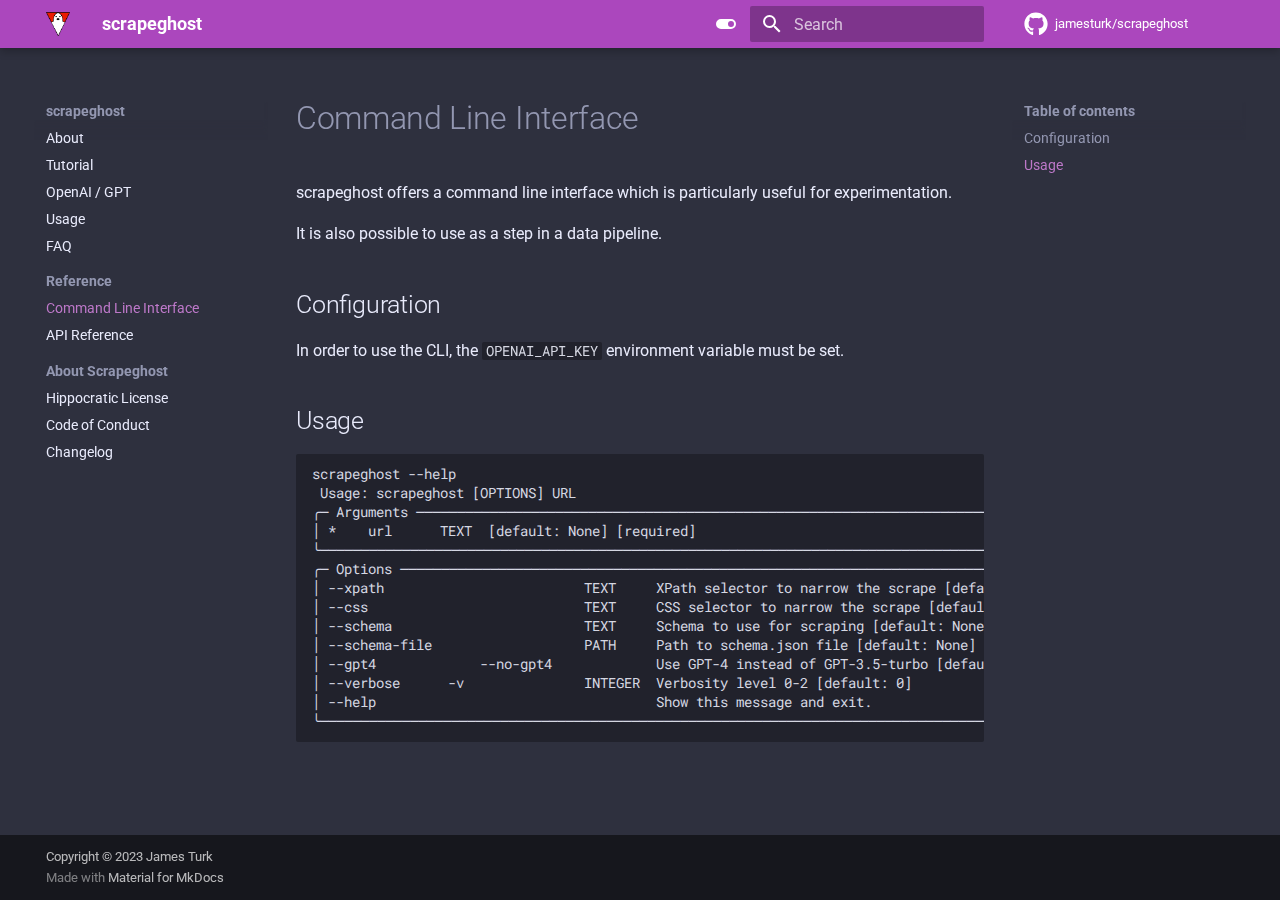
<file: cli/index.html>
<!doctype html>
<html lang="en" class="no-js">
  <head>
    
      <meta charset="utf-8">
      <meta name="viewport" content="width=device-width,initial-scale=1">
      
        <meta name="description" content="An experimental library for automated web scraping with GPT.">
      
      
        <meta name="author" content="James Turk">
      
      
        <link rel="canonical" href="https://jamesturk.github.io/scrapeghost/cli/">
      
      
        <link rel="prev" href="../faq/">
      
      
        <link rel="next" href="../api/">
      
      <link rel="icon" href="../assets/scrapeghost.png">
      <meta name="generator" content="mkdocs-1.4.2, mkdocs-material-9.1.3">
    
    
      
        <title>Command Line Interface - scrapeghost</title>
      
    
    
      <link rel="stylesheet" href="../assets/stylesheets/main.c4a75a56.min.css">
      
        
        <link rel="stylesheet" href="../assets/stylesheets/palette.a0c5b2b5.min.css">
      
      

    
    
    
      
        
        
        <link rel="preconnect" href="https://fonts.gstatic.com" crossorigin>
        <link rel="stylesheet" href="https://fonts.googleapis.com/css?family=Roboto:300,300i,400,400i,700,700i%7CRoboto+Mono:400,400i,700,700i&display=fallback">
        <style>:root{--md-text-font:"Roboto";--md-code-font:"Roboto Mono"}</style>
      
    
    
      <link rel="stylesheet" href="../assets/extra.css">
    
    <script>__md_scope=new URL("..",location),__md_hash=e=>[...e].reduce((e,_)=>(e<<5)-e+_.charCodeAt(0),0),__md_get=(e,_=localStorage,t=__md_scope)=>JSON.parse(_.getItem(t.pathname+"."+e)),__md_set=(e,_,t=localStorage,a=__md_scope)=>{try{t.setItem(a.pathname+"."+e,JSON.stringify(_))}catch(e){}}</script>
    
      

    
    
    
  </head>
  
  
    
    
      
    
    
    
    
    <body dir="ltr" data-md-color-scheme="slate" data-md-color-primary="purple" data-md-color-accent="purple">
  
    
    
      <script>var palette=__md_get("__palette");if(palette&&"object"==typeof palette.color)for(var key of Object.keys(palette.color))document.body.setAttribute("data-md-color-"+key,palette.color[key])</script>
    
    <input class="md-toggle" data-md-toggle="drawer" type="checkbox" id="__drawer" autocomplete="off">
    <input class="md-toggle" data-md-toggle="search" type="checkbox" id="__search" autocomplete="off">
    <label class="md-overlay" for="__drawer"></label>
    <div data-md-component="skip">
      
        
        <a href="#command-line-interface" class="md-skip">
          Skip to content
        </a>
      
    </div>
    <div data-md-component="announce">
      
    </div>
    
    
      

  

<header class="md-header md-header--shadow" data-md-component="header">
  <nav class="md-header__inner md-grid" aria-label="Header">
    <a href=".." title="scrapeghost" class="md-header__button md-logo" aria-label="scrapeghost" data-md-component="logo">
      
  <img src="../assets/scrapeghost.png" alt="logo">

    </a>
    <label class="md-header__button md-icon" for="__drawer">
      <svg xmlns="http://www.w3.org/2000/svg" viewBox="0 0 24 24"><path d="M3 6h18v2H3V6m0 5h18v2H3v-2m0 5h18v2H3v-2Z"/></svg>
    </label>
    <div class="md-header__title" data-md-component="header-title">
      <div class="md-header__ellipsis">
        <div class="md-header__topic">
          <span class="md-ellipsis">
            scrapeghost
          </span>
        </div>
        <div class="md-header__topic" data-md-component="header-topic">
          <span class="md-ellipsis">
            
              Command Line Interface
            
          </span>
        </div>
      </div>
    </div>
    
      <form class="md-header__option" data-md-component="palette">
        
          
          <input class="md-option" data-md-color-media="" data-md-color-scheme="slate" data-md-color-primary="purple" data-md-color-accent="purple"  aria-label="Switch to light mode"  type="radio" name="__palette" id="__palette_1">
          
            <label class="md-header__button md-icon" title="Switch to light mode" for="__palette_2" hidden>
              <svg xmlns="http://www.w3.org/2000/svg" viewBox="0 0 24 24"><path d="M17 7H7a5 5 0 0 0-5 5 5 5 0 0 0 5 5h10a5 5 0 0 0 5-5 5 5 0 0 0-5-5m0 8a3 3 0 0 1-3-3 3 3 0 0 1 3-3 3 3 0 0 1 3 3 3 3 0 0 1-3 3Z"/></svg>
            </label>
          
        
          
          <input class="md-option" data-md-color-media="" data-md-color-scheme="default" data-md-color-primary="purple" data-md-color-accent="purple"  aria-label="Switch to dark mode"  type="radio" name="__palette" id="__palette_2">
          
            <label class="md-header__button md-icon" title="Switch to dark mode" for="__palette_1" hidden>
              <svg xmlns="http://www.w3.org/2000/svg" viewBox="0 0 24 24"><path d="M17 6H7c-3.31 0-6 2.69-6 6s2.69 6 6 6h10c3.31 0 6-2.69 6-6s-2.69-6-6-6zm0 10H7c-2.21 0-4-1.79-4-4s1.79-4 4-4h10c2.21 0 4 1.79 4 4s-1.79 4-4 4zM7 9c-1.66 0-3 1.34-3 3s1.34 3 3 3 3-1.34 3-3-1.34-3-3-3z"/></svg>
            </label>
          
        
      </form>
    
    
    
      <label class="md-header__button md-icon" for="__search">
        <svg xmlns="http://www.w3.org/2000/svg" viewBox="0 0 24 24"><path d="M9.5 3A6.5 6.5 0 0 1 16 9.5c0 1.61-.59 3.09-1.56 4.23l.27.27h.79l5 5-1.5 1.5-5-5v-.79l-.27-.27A6.516 6.516 0 0 1 9.5 16 6.5 6.5 0 0 1 3 9.5 6.5 6.5 0 0 1 9.5 3m0 2C7 5 5 7 5 9.5S7 14 9.5 14 14 12 14 9.5 12 5 9.5 5Z"/></svg>
      </label>
      <div class="md-search" data-md-component="search" role="dialog">
  <label class="md-search__overlay" for="__search"></label>
  <div class="md-search__inner" role="search">
    <form class="md-search__form" name="search">
      <input type="text" class="md-search__input" name="query" aria-label="Search" placeholder="Search" autocapitalize="off" autocorrect="off" autocomplete="off" spellcheck="false" data-md-component="search-query" required>
      <label class="md-search__icon md-icon" for="__search">
        <svg xmlns="http://www.w3.org/2000/svg" viewBox="0 0 24 24"><path d="M9.5 3A6.5 6.5 0 0 1 16 9.5c0 1.61-.59 3.09-1.56 4.23l.27.27h.79l5 5-1.5 1.5-5-5v-.79l-.27-.27A6.516 6.516 0 0 1 9.5 16 6.5 6.5 0 0 1 3 9.5 6.5 6.5 0 0 1 9.5 3m0 2C7 5 5 7 5 9.5S7 14 9.5 14 14 12 14 9.5 12 5 9.5 5Z"/></svg>
        <svg xmlns="http://www.w3.org/2000/svg" viewBox="0 0 24 24"><path d="M20 11v2H8l5.5 5.5-1.42 1.42L4.16 12l7.92-7.92L13.5 5.5 8 11h12Z"/></svg>
      </label>
      <nav class="md-search__options" aria-label="Search">
        
        <button type="reset" class="md-search__icon md-icon" title="Clear" aria-label="Clear" tabindex="-1">
          <svg xmlns="http://www.w3.org/2000/svg" viewBox="0 0 24 24"><path d="M19 6.41 17.59 5 12 10.59 6.41 5 5 6.41 10.59 12 5 17.59 6.41 19 12 13.41 17.59 19 19 17.59 13.41 12 19 6.41Z"/></svg>
        </button>
      </nav>
      
    </form>
    <div class="md-search__output">
      <div class="md-search__scrollwrap" data-md-scrollfix>
        <div class="md-search-result" data-md-component="search-result">
          <div class="md-search-result__meta">
            Initializing search
          </div>
          <ol class="md-search-result__list" role="presentation"></ol>
        </div>
      </div>
    </div>
  </div>
</div>
    
    
      <div class="md-header__source">
        <a href="https://github.com/jamesturk/scrapeghost/" title="Go to repository" class="md-source" data-md-component="source">
  <div class="md-source__icon md-icon">
    
    <svg xmlns="http://www.w3.org/2000/svg" viewBox="0 0 496 512"><!--! Font Awesome Free 6.3.0 by @fontawesome - https://fontawesome.com License - https://fontawesome.com/license/free (Icons: CC BY 4.0, Fonts: SIL OFL 1.1, Code: MIT License) Copyright 2023 Fonticons, Inc.--><path d="M165.9 397.4c0 2-2.3 3.6-5.2 3.6-3.3.3-5.6-1.3-5.6-3.6 0-2 2.3-3.6 5.2-3.6 3-.3 5.6 1.3 5.6 3.6zm-31.1-4.5c-.7 2 1.3 4.3 4.3 4.9 2.6 1 5.6 0 6.2-2s-1.3-4.3-4.3-5.2c-2.6-.7-5.5.3-6.2 2.3zm44.2-1.7c-2.9.7-4.9 2.6-4.6 4.9.3 2 2.9 3.3 5.9 2.6 2.9-.7 4.9-2.6 4.6-4.6-.3-1.9-3-3.2-5.9-2.9zM244.8 8C106.1 8 0 113.3 0 252c0 110.9 69.8 205.8 169.5 239.2 12.8 2.3 17.3-5.6 17.3-12.1 0-6.2-.3-40.4-.3-61.4 0 0-70 15-84.7-29.8 0 0-11.4-29.1-27.8-36.6 0 0-22.9-15.7 1.6-15.4 0 0 24.9 2 38.6 25.8 21.9 38.6 58.6 27.5 72.9 20.9 2.3-16 8.8-27.1 16-33.7-55.9-6.2-112.3-14.3-112.3-110.5 0-27.5 7.6-41.3 23.6-58.9-2.6-6.5-11.1-33.3 2.6-67.9 20.9-6.5 69 27 69 27 20-5.6 41.5-8.5 62.8-8.5s42.8 2.9 62.8 8.5c0 0 48.1-33.6 69-27 13.7 34.7 5.2 61.4 2.6 67.9 16 17.7 25.8 31.5 25.8 58.9 0 96.5-58.9 104.2-114.8 110.5 9.2 7.9 17 22.9 17 46.4 0 33.7-.3 75.4-.3 83.6 0 6.5 4.6 14.4 17.3 12.1C428.2 457.8 496 362.9 496 252 496 113.3 383.5 8 244.8 8zM97.2 352.9c-1.3 1-1 3.3.7 5.2 1.6 1.6 3.9 2.3 5.2 1 1.3-1 1-3.3-.7-5.2-1.6-1.6-3.9-2.3-5.2-1zm-10.8-8.1c-.7 1.3.3 2.9 2.3 3.9 1.6 1 3.6.7 4.3-.7.7-1.3-.3-2.9-2.3-3.9-2-.6-3.6-.3-4.3.7zm32.4 35.6c-1.6 1.3-1 4.3 1.3 6.2 2.3 2.3 5.2 2.6 6.5 1 1.3-1.3.7-4.3-1.3-6.2-2.2-2.3-5.2-2.6-6.5-1zm-11.4-14.7c-1.6 1-1.6 3.6 0 5.9 1.6 2.3 4.3 3.3 5.6 2.3 1.6-1.3 1.6-3.9 0-6.2-1.4-2.3-4-3.3-5.6-2z"/></svg>
  </div>
  <div class="md-source__repository">
    jamesturk/scrapeghost
  </div>
</a>
      </div>
    
  </nav>
  
</header>
    
    <div class="md-container" data-md-component="container">
      
      
        
          
        
      
      <main class="md-main" data-md-component="main">
        <div class="md-main__inner md-grid">
          
            
              
              <div class="md-sidebar md-sidebar--primary" data-md-component="sidebar" data-md-type="navigation" >
                <div class="md-sidebar__scrollwrap">
                  <div class="md-sidebar__inner">
                    


<nav class="md-nav md-nav--primary" aria-label="Navigation" data-md-level="0">
  <label class="md-nav__title" for="__drawer">
    <a href=".." title="scrapeghost" class="md-nav__button md-logo" aria-label="scrapeghost" data-md-component="logo">
      
  <img src="../assets/scrapeghost.png" alt="logo">

    </a>
    scrapeghost
  </label>
  
    <div class="md-nav__source">
      <a href="https://github.com/jamesturk/scrapeghost/" title="Go to repository" class="md-source" data-md-component="source">
  <div class="md-source__icon md-icon">
    
    <svg xmlns="http://www.w3.org/2000/svg" viewBox="0 0 496 512"><!--! Font Awesome Free 6.3.0 by @fontawesome - https://fontawesome.com License - https://fontawesome.com/license/free (Icons: CC BY 4.0, Fonts: SIL OFL 1.1, Code: MIT License) Copyright 2023 Fonticons, Inc.--><path d="M165.9 397.4c0 2-2.3 3.6-5.2 3.6-3.3.3-5.6-1.3-5.6-3.6 0-2 2.3-3.6 5.2-3.6 3-.3 5.6 1.3 5.6 3.6zm-31.1-4.5c-.7 2 1.3 4.3 4.3 4.9 2.6 1 5.6 0 6.2-2s-1.3-4.3-4.3-5.2c-2.6-.7-5.5.3-6.2 2.3zm44.2-1.7c-2.9.7-4.9 2.6-4.6 4.9.3 2 2.9 3.3 5.9 2.6 2.9-.7 4.9-2.6 4.6-4.6-.3-1.9-3-3.2-5.9-2.9zM244.8 8C106.1 8 0 113.3 0 252c0 110.9 69.8 205.8 169.5 239.2 12.8 2.3 17.3-5.6 17.3-12.1 0-6.2-.3-40.4-.3-61.4 0 0-70 15-84.7-29.8 0 0-11.4-29.1-27.8-36.6 0 0-22.9-15.7 1.6-15.4 0 0 24.9 2 38.6 25.8 21.9 38.6 58.6 27.5 72.9 20.9 2.3-16 8.8-27.1 16-33.7-55.9-6.2-112.3-14.3-112.3-110.5 0-27.5 7.6-41.3 23.6-58.9-2.6-6.5-11.1-33.3 2.6-67.9 20.9-6.5 69 27 69 27 20-5.6 41.5-8.5 62.8-8.5s42.8 2.9 62.8 8.5c0 0 48.1-33.6 69-27 13.7 34.7 5.2 61.4 2.6 67.9 16 17.7 25.8 31.5 25.8 58.9 0 96.5-58.9 104.2-114.8 110.5 9.2 7.9 17 22.9 17 46.4 0 33.7-.3 75.4-.3 83.6 0 6.5 4.6 14.4 17.3 12.1C428.2 457.8 496 362.9 496 252 496 113.3 383.5 8 244.8 8zM97.2 352.9c-1.3 1-1 3.3.7 5.2 1.6 1.6 3.9 2.3 5.2 1 1.3-1 1-3.3-.7-5.2-1.6-1.6-3.9-2.3-5.2-1zm-10.8-8.1c-.7 1.3.3 2.9 2.3 3.9 1.6 1 3.6.7 4.3-.7.7-1.3-.3-2.9-2.3-3.9-2-.6-3.6-.3-4.3.7zm32.4 35.6c-1.6 1.3-1 4.3 1.3 6.2 2.3 2.3 5.2 2.6 6.5 1 1.3-1.3.7-4.3-1.3-6.2-2.2-2.3-5.2-2.6-6.5-1zm-11.4-14.7c-1.6 1-1.6 3.6 0 5.9 1.6 2.3 4.3 3.3 5.6 2.3 1.6-1.3 1.6-3.9 0-6.2-1.4-2.3-4-3.3-5.6-2z"/></svg>
  </div>
  <div class="md-source__repository">
    jamesturk/scrapeghost
  </div>
</a>
    </div>
  
  <ul class="md-nav__list" data-md-scrollfix>
    
      
      
      

  
  
  
    <li class="md-nav__item">
      <a href=".." class="md-nav__link">
        About
      </a>
    </li>
  

    
      
      
      

  
  
  
    <li class="md-nav__item">
      <a href="../tutorial/" class="md-nav__link">
        Tutorial
      </a>
    </li>
  

    
      
      
      

  
  
  
    <li class="md-nav__item">
      <a href="../openai/" class="md-nav__link">
        OpenAI / GPT
      </a>
    </li>
  

    
      
      
      

  
  
  
    <li class="md-nav__item">
      <a href="../usage/" class="md-nav__link">
        Usage
      </a>
    </li>
  

    
      
      
      

  
  
  
    <li class="md-nav__item">
      <a href="../faq/" class="md-nav__link">
        FAQ
      </a>
    </li>
  

    
      
      
      

  
  
    
  
  
    
      
    
    <li class="md-nav__item md-nav__item--active md-nav__item--section md-nav__item--nested">
      
      
      
      
      <input class="md-nav__toggle md-toggle " type="checkbox" id="__nav_6" checked>
      
      
      
        <label class="md-nav__link" for="__nav_6" id="__nav_6_label" tabindex="0">
          Reference
          <span class="md-nav__icon md-icon"></span>
        </label>
      
      <nav class="md-nav" data-md-level="1" aria-labelledby="__nav_6_label" aria-expanded="true">
        <label class="md-nav__title" for="__nav_6">
          <span class="md-nav__icon md-icon"></span>
          Reference
        </label>
        <ul class="md-nav__list" data-md-scrollfix>
          
            
              
  
  
    
  
  
    <li class="md-nav__item md-nav__item--active">
      
      <input class="md-nav__toggle md-toggle" type="checkbox" id="__toc">
      
      
        
      
      
        <label class="md-nav__link md-nav__link--active" for="__toc">
          Command Line Interface
          <span class="md-nav__icon md-icon"></span>
        </label>
      
      <a href="./" class="md-nav__link md-nav__link--active">
        Command Line Interface
      </a>
      
        

<nav class="md-nav md-nav--secondary" aria-label="Table of contents">
  
  
  
    
  
  
    <label class="md-nav__title" for="__toc">
      <span class="md-nav__icon md-icon"></span>
      Table of contents
    </label>
    <ul class="md-nav__list" data-md-component="toc" data-md-scrollfix>
      
        <li class="md-nav__item">
  <a href="#configuration" class="md-nav__link">
    Configuration
  </a>
  
</li>
      
        <li class="md-nav__item">
  <a href="#usage" class="md-nav__link">
    Usage
  </a>
  
</li>
      
    </ul>
  
</nav>
      
    </li>
  

            
          
            
              
  
  
  
    <li class="md-nav__item">
      <a href="../api/" class="md-nav__link">
        API Reference
      </a>
    </li>
  

            
          
        </ul>
      </nav>
    </li>
  

    
      
      
      

  
  
  
    
      
    
    <li class="md-nav__item md-nav__item--section md-nav__item--nested">
      
      
      
      
      <input class="md-nav__toggle md-toggle " type="checkbox" id="__nav_7" >
      
      
      
        <label class="md-nav__link" for="__nav_7" id="__nav_7_label" tabindex="0">
          About Scrapeghost
          <span class="md-nav__icon md-icon"></span>
        </label>
      
      <nav class="md-nav" data-md-level="1" aria-labelledby="__nav_7_label" aria-expanded="false">
        <label class="md-nav__title" for="__nav_7">
          <span class="md-nav__icon md-icon"></span>
          About Scrapeghost
        </label>
        <ul class="md-nav__list" data-md-scrollfix>
          
            
              
  
  
  
    <li class="md-nav__item">
      <a href="../LICENSE/" class="md-nav__link">
        Hippocratic License
      </a>
    </li>
  

            
          
            
              
  
  
  
    <li class="md-nav__item">
      <a href="../code_of_conduct/" class="md-nav__link">
        Code of Conduct
      </a>
    </li>
  

            
          
            
              
  
  
  
    <li class="md-nav__item">
      <a href="../changelog/" class="md-nav__link">
        Changelog
      </a>
    </li>
  

            
          
        </ul>
      </nav>
    </li>
  

    
  </ul>
</nav>
                  </div>
                </div>
              </div>
            
            
              
              <div class="md-sidebar md-sidebar--secondary" data-md-component="sidebar" data-md-type="toc" >
                <div class="md-sidebar__scrollwrap">
                  <div class="md-sidebar__inner">
                    

<nav class="md-nav md-nav--secondary" aria-label="Table of contents">
  
  
  
    
  
  
    <label class="md-nav__title" for="__toc">
      <span class="md-nav__icon md-icon"></span>
      Table of contents
    </label>
    <ul class="md-nav__list" data-md-component="toc" data-md-scrollfix>
      
        <li class="md-nav__item">
  <a href="#configuration" class="md-nav__link">
    Configuration
  </a>
  
</li>
      
        <li class="md-nav__item">
  <a href="#usage" class="md-nav__link">
    Usage
  </a>
  
</li>
      
    </ul>
  
</nav>
                  </div>
                </div>
              </div>
            
          
          
            <div class="md-content" data-md-component="content">
              <article class="md-content__inner md-typeset">
                
                  

  
  


<h1 id="command-line-interface">Command Line Interface<a class="headerlink" href="#command-line-interface" title="Permanent link">&para;</a></h1>
<p>scrapeghost offers a command line interface which is particularly useful for experimentation.</p>
<p>It is also possible to use as a step in a data pipeline.</p>
<h2 id="configuration">Configuration<a class="headerlink" href="#configuration" title="Permanent link">&para;</a></h2>
<p>In order to use the CLI, the <code>OPENAI_API_KEY</code> environment variable must be set.</p>
<h2 id="usage">Usage<a class="headerlink" href="#usage" title="Permanent link">&para;</a></h2>
<div class="highlight"><pre><span></span><code>scrapeghost --help
 Usage: scrapeghost [OPTIONS] URL                                                                                                                                            
╭─ Arguments ─────────────────────────────────────────────────────────────────────────────────────────╮
│ *    url      TEXT  [default: None] [required]                                                      │
╰─────────────────────────────────────────────────────────────────────────────────────────────────────╯
╭─ Options ───────────────────────────────────────────────────────────────────────────────────────────╮
│ --xpath                         TEXT     XPath selector to narrow the scrape [default: None]        │
│ --css                           TEXT     CSS selector to narrow the scrape [default: None]          │
│ --schema                        TEXT     Schema to use for scraping [default: None]                 │
│ --schema-file                   PATH     Path to schema.json file [default: None]                   │
│ --gpt4             --no-gpt4             Use GPT-4 instead of GPT-3.5-turbo [default: no-gpt4]      │
│ --verbose      -v               INTEGER  Verbosity level 0-2 [default: 0]                           │
│ --help                                   Show this message and exit.                                │
╰─────────────────────────────────────────────────────────────────────────────────────────────────────╯
</code></pre></div>





                
              </article>
            </div>
          
          
  <script>var tabs=__md_get("__tabs");if(Array.isArray(tabs))e:for(var set of document.querySelectorAll(".tabbed-set")){var tab,labels=set.querySelector(".tabbed-labels");for(tab of tabs)for(var label of labels.getElementsByTagName("label"))if(label.innerText.trim()===tab){var input=document.getElementById(label.htmlFor);input.checked=!0;continue e}}</script>

        </div>
        
          <button type="button" class="md-top md-icon" data-md-component="top" hidden>
            <svg xmlns="http://www.w3.org/2000/svg" viewBox="0 0 24 24"><path d="M13 20h-2V8l-5.5 5.5-1.42-1.42L12 4.16l7.92 7.92-1.42 1.42L13 8v12Z"/></svg>
            Back to top
          </button>
        
      </main>
      
        <footer class="md-footer">
  
  <div class="md-footer-meta md-typeset">
    <div class="md-footer-meta__inner md-grid">
      <div class="md-copyright">
  
    <div class="md-copyright__highlight">
      Copyright &copy; 2023 James Turk
    </div>
  
  
    Made with
    <a href="https://squidfunk.github.io/mkdocs-material/" target="_blank" rel="noopener">
      Material for MkDocs
    </a>
  
</div>
      
    </div>
  </div>
</footer>
      
    </div>
    <div class="md-dialog" data-md-component="dialog">
      <div class="md-dialog__inner md-typeset"></div>
    </div>
    
    <script id="__config" type="application/json">{"base": "..", "features": ["navigation.sections", "navigation.top", "content.tabs.link"], "search": "../assets/javascripts/workers/search.208ed371.min.js", "translations": {"clipboard.copied": "Copied to clipboard", "clipboard.copy": "Copy to clipboard", "search.result.more.one": "1 more on this page", "search.result.more.other": "# more on this page", "search.result.none": "No matching documents", "search.result.one": "1 matching document", "search.result.other": "# matching documents", "search.result.placeholder": "Type to start searching", "search.result.term.missing": "Missing", "select.version": "Select version"}}</script>
    
    
      <script src="../assets/javascripts/bundle.efa0ade1.min.js"></script>
      
    
  </body>
</html>
</file>
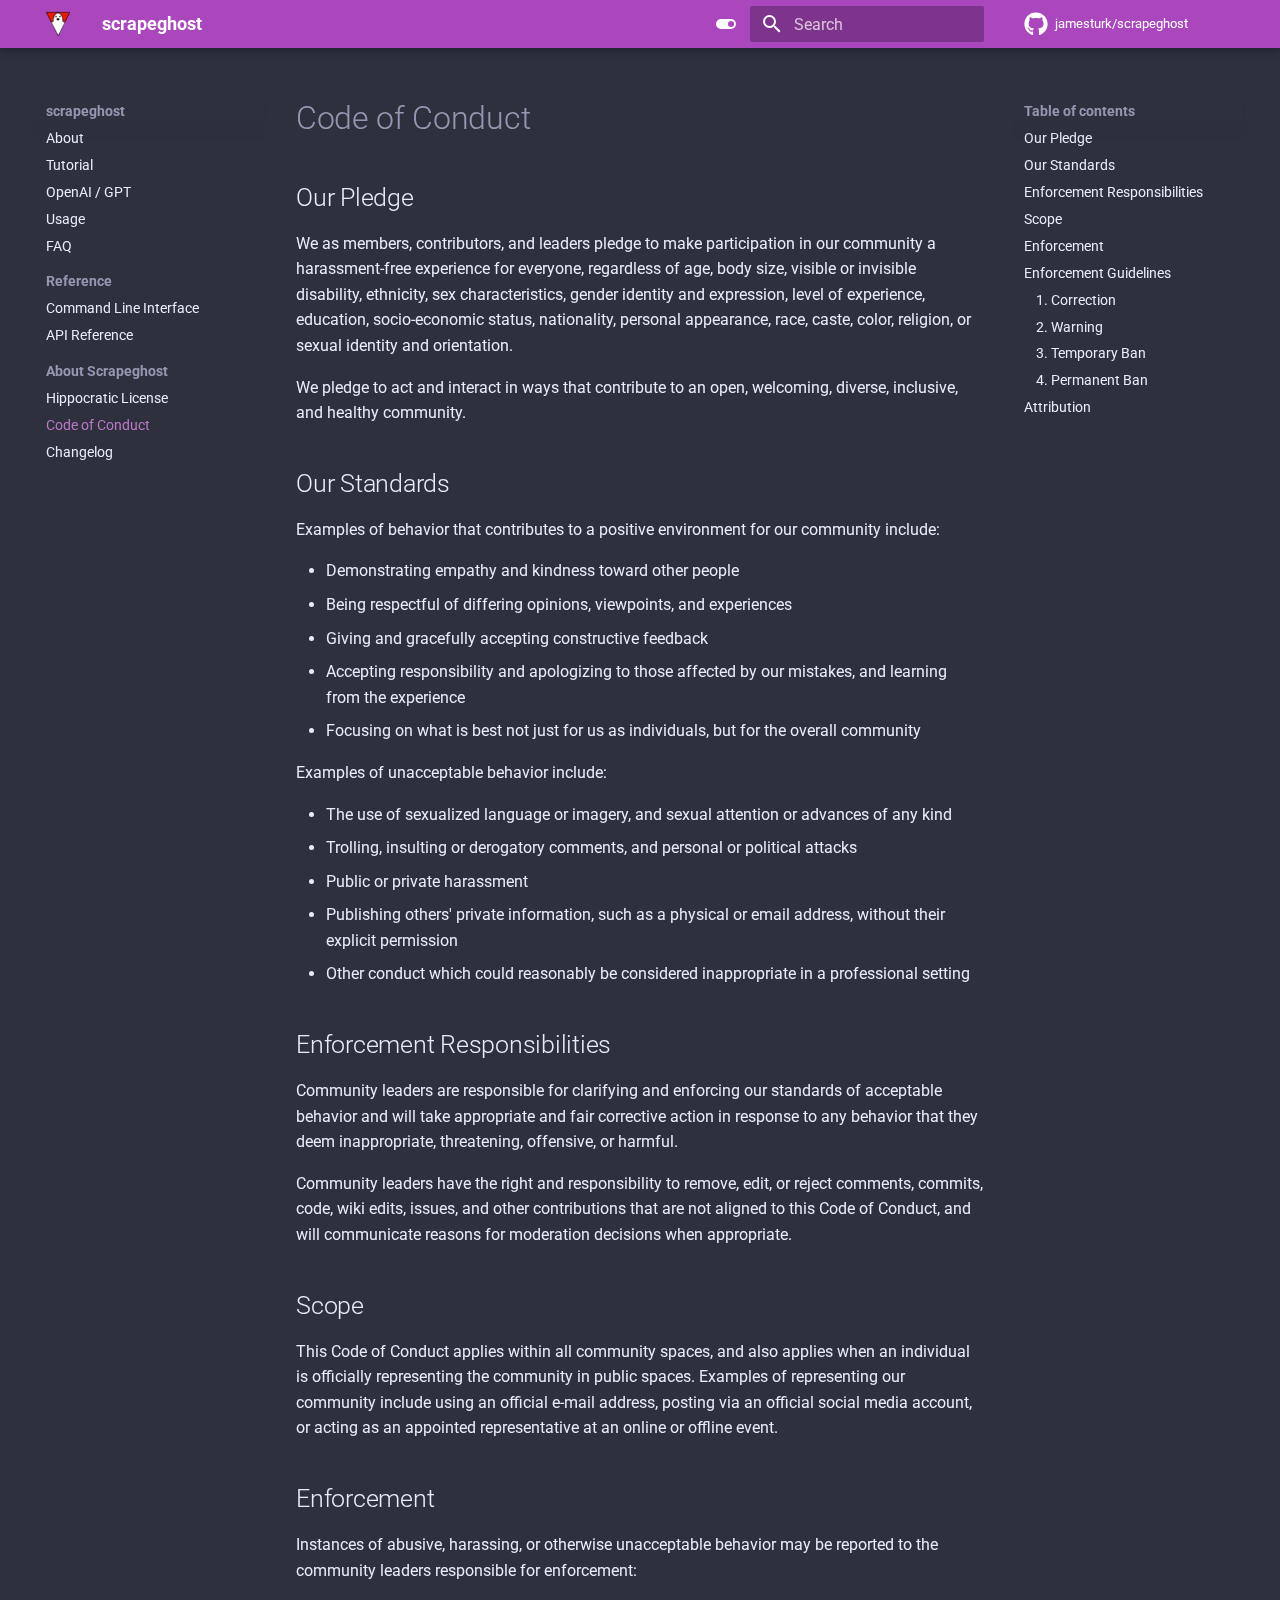
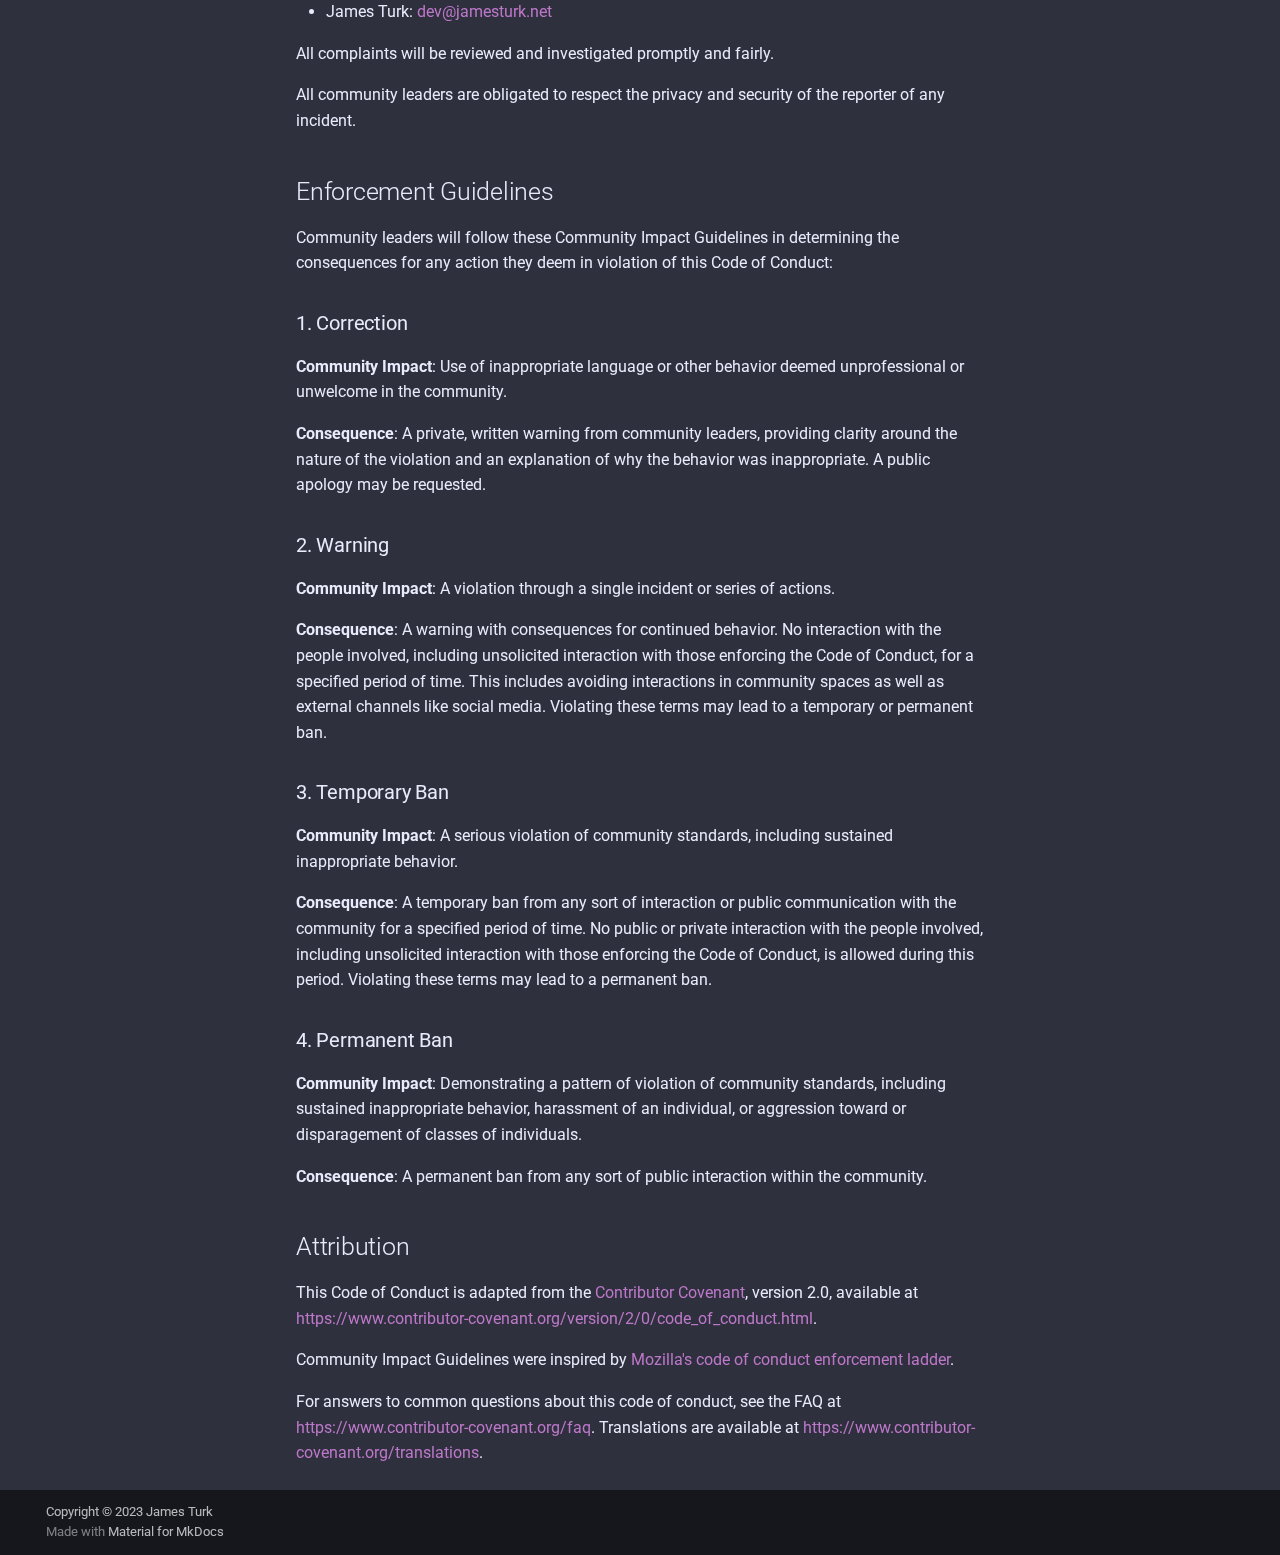
<file: code_of_conduct/index.html>
<!doctype html>
<html lang="en" class="no-js">
  <head>
    
      <meta charset="utf-8">
      <meta name="viewport" content="width=device-width,initial-scale=1">
      
        <meta name="description" content="An experimental library for automated web scraping with GPT.">
      
      
        <meta name="author" content="James Turk">
      
      
        <link rel="canonical" href="https://jamesturk.github.io/scrapeghost/code_of_conduct/">
      
      
        <link rel="prev" href="../LICENSE/">
      
      
        <link rel="next" href="../changelog/">
      
      <link rel="icon" href="../assets/scrapeghost.png">
      <meta name="generator" content="mkdocs-1.4.2, mkdocs-material-9.1.3">
    
    
      
        <title>Code of Conduct - scrapeghost</title>
      
    
    
      <link rel="stylesheet" href="../assets/stylesheets/main.c4a75a56.min.css">
      
        
        <link rel="stylesheet" href="../assets/stylesheets/palette.a0c5b2b5.min.css">
      
      

    
    
    
      
        
        
        <link rel="preconnect" href="https://fonts.gstatic.com" crossorigin>
        <link rel="stylesheet" href="https://fonts.googleapis.com/css?family=Roboto:300,300i,400,400i,700,700i%7CRoboto+Mono:400,400i,700,700i&display=fallback">
        <style>:root{--md-text-font:"Roboto";--md-code-font:"Roboto Mono"}</style>
      
    
    
      <link rel="stylesheet" href="../assets/extra.css">
    
    <script>__md_scope=new URL("..",location),__md_hash=e=>[...e].reduce((e,_)=>(e<<5)-e+_.charCodeAt(0),0),__md_get=(e,_=localStorage,t=__md_scope)=>JSON.parse(_.getItem(t.pathname+"."+e)),__md_set=(e,_,t=localStorage,a=__md_scope)=>{try{t.setItem(a.pathname+"."+e,JSON.stringify(_))}catch(e){}}</script>
    
      

    
    
    
  </head>
  
  
    
    
      
    
    
    
    
    <body dir="ltr" data-md-color-scheme="slate" data-md-color-primary="purple" data-md-color-accent="purple">
  
    
    
      <script>var palette=__md_get("__palette");if(palette&&"object"==typeof palette.color)for(var key of Object.keys(palette.color))document.body.setAttribute("data-md-color-"+key,palette.color[key])</script>
    
    <input class="md-toggle" data-md-toggle="drawer" type="checkbox" id="__drawer" autocomplete="off">
    <input class="md-toggle" data-md-toggle="search" type="checkbox" id="__search" autocomplete="off">
    <label class="md-overlay" for="__drawer"></label>
    <div data-md-component="skip">
      
        
        <a href="#code-of-conduct" class="md-skip">
          Skip to content
        </a>
      
    </div>
    <div data-md-component="announce">
      
    </div>
    
    
      

  

<header class="md-header md-header--shadow" data-md-component="header">
  <nav class="md-header__inner md-grid" aria-label="Header">
    <a href=".." title="scrapeghost" class="md-header__button md-logo" aria-label="scrapeghost" data-md-component="logo">
      
  <img src="../assets/scrapeghost.png" alt="logo">

    </a>
    <label class="md-header__button md-icon" for="__drawer">
      <svg xmlns="http://www.w3.org/2000/svg" viewBox="0 0 24 24"><path d="M3 6h18v2H3V6m0 5h18v2H3v-2m0 5h18v2H3v-2Z"/></svg>
    </label>
    <div class="md-header__title" data-md-component="header-title">
      <div class="md-header__ellipsis">
        <div class="md-header__topic">
          <span class="md-ellipsis">
            scrapeghost
          </span>
        </div>
        <div class="md-header__topic" data-md-component="header-topic">
          <span class="md-ellipsis">
            
              Code of Conduct
            
          </span>
        </div>
      </div>
    </div>
    
      <form class="md-header__option" data-md-component="palette">
        
          
          <input class="md-option" data-md-color-media="" data-md-color-scheme="slate" data-md-color-primary="purple" data-md-color-accent="purple"  aria-label="Switch to light mode"  type="radio" name="__palette" id="__palette_1">
          
            <label class="md-header__button md-icon" title="Switch to light mode" for="__palette_2" hidden>
              <svg xmlns="http://www.w3.org/2000/svg" viewBox="0 0 24 24"><path d="M17 7H7a5 5 0 0 0-5 5 5 5 0 0 0 5 5h10a5 5 0 0 0 5-5 5 5 0 0 0-5-5m0 8a3 3 0 0 1-3-3 3 3 0 0 1 3-3 3 3 0 0 1 3 3 3 3 0 0 1-3 3Z"/></svg>
            </label>
          
        
          
          <input class="md-option" data-md-color-media="" data-md-color-scheme="default" data-md-color-primary="purple" data-md-color-accent="purple"  aria-label="Switch to dark mode"  type="radio" name="__palette" id="__palette_2">
          
            <label class="md-header__button md-icon" title="Switch to dark mode" for="__palette_1" hidden>
              <svg xmlns="http://www.w3.org/2000/svg" viewBox="0 0 24 24"><path d="M17 6H7c-3.31 0-6 2.69-6 6s2.69 6 6 6h10c3.31 0 6-2.69 6-6s-2.69-6-6-6zm0 10H7c-2.21 0-4-1.79-4-4s1.79-4 4-4h10c2.21 0 4 1.79 4 4s-1.79 4-4 4zM7 9c-1.66 0-3 1.34-3 3s1.34 3 3 3 3-1.34 3-3-1.34-3-3-3z"/></svg>
            </label>
          
        
      </form>
    
    
    
      <label class="md-header__button md-icon" for="__search">
        <svg xmlns="http://www.w3.org/2000/svg" viewBox="0 0 24 24"><path d="M9.5 3A6.5 6.5 0 0 1 16 9.5c0 1.61-.59 3.09-1.56 4.23l.27.27h.79l5 5-1.5 1.5-5-5v-.79l-.27-.27A6.516 6.516 0 0 1 9.5 16 6.5 6.5 0 0 1 3 9.5 6.5 6.5 0 0 1 9.5 3m0 2C7 5 5 7 5 9.5S7 14 9.5 14 14 12 14 9.5 12 5 9.5 5Z"/></svg>
      </label>
      <div class="md-search" data-md-component="search" role="dialog">
  <label class="md-search__overlay" for="__search"></label>
  <div class="md-search__inner" role="search">
    <form class="md-search__form" name="search">
      <input type="text" class="md-search__input" name="query" aria-label="Search" placeholder="Search" autocapitalize="off" autocorrect="off" autocomplete="off" spellcheck="false" data-md-component="search-query" required>
      <label class="md-search__icon md-icon" for="__search">
        <svg xmlns="http://www.w3.org/2000/svg" viewBox="0 0 24 24"><path d="M9.5 3A6.5 6.5 0 0 1 16 9.5c0 1.61-.59 3.09-1.56 4.23l.27.27h.79l5 5-1.5 1.5-5-5v-.79l-.27-.27A6.516 6.516 0 0 1 9.5 16 6.5 6.5 0 0 1 3 9.5 6.5 6.5 0 0 1 9.5 3m0 2C7 5 5 7 5 9.5S7 14 9.5 14 14 12 14 9.5 12 5 9.5 5Z"/></svg>
        <svg xmlns="http://www.w3.org/2000/svg" viewBox="0 0 24 24"><path d="M20 11v2H8l5.5 5.5-1.42 1.42L4.16 12l7.92-7.92L13.5 5.5 8 11h12Z"/></svg>
      </label>
      <nav class="md-search__options" aria-label="Search">
        
        <button type="reset" class="md-search__icon md-icon" title="Clear" aria-label="Clear" tabindex="-1">
          <svg xmlns="http://www.w3.org/2000/svg" viewBox="0 0 24 24"><path d="M19 6.41 17.59 5 12 10.59 6.41 5 5 6.41 10.59 12 5 17.59 6.41 19 12 13.41 17.59 19 19 17.59 13.41 12 19 6.41Z"/></svg>
        </button>
      </nav>
      
    </form>
    <div class="md-search__output">
      <div class="md-search__scrollwrap" data-md-scrollfix>
        <div class="md-search-result" data-md-component="search-result">
          <div class="md-search-result__meta">
            Initializing search
          </div>
          <ol class="md-search-result__list" role="presentation"></ol>
        </div>
      </div>
    </div>
  </div>
</div>
    
    
      <div class="md-header__source">
        <a href="https://github.com/jamesturk/scrapeghost/" title="Go to repository" class="md-source" data-md-component="source">
  <div class="md-source__icon md-icon">
    
    <svg xmlns="http://www.w3.org/2000/svg" viewBox="0 0 496 512"><!--! Font Awesome Free 6.3.0 by @fontawesome - https://fontawesome.com License - https://fontawesome.com/license/free (Icons: CC BY 4.0, Fonts: SIL OFL 1.1, Code: MIT License) Copyright 2023 Fonticons, Inc.--><path d="M165.9 397.4c0 2-2.3 3.6-5.2 3.6-3.3.3-5.6-1.3-5.6-3.6 0-2 2.3-3.6 5.2-3.6 3-.3 5.6 1.3 5.6 3.6zm-31.1-4.5c-.7 2 1.3 4.3 4.3 4.9 2.6 1 5.6 0 6.2-2s-1.3-4.3-4.3-5.2c-2.6-.7-5.5.3-6.2 2.3zm44.2-1.7c-2.9.7-4.9 2.6-4.6 4.9.3 2 2.9 3.3 5.9 2.6 2.9-.7 4.9-2.6 4.6-4.6-.3-1.9-3-3.2-5.9-2.9zM244.8 8C106.1 8 0 113.3 0 252c0 110.9 69.8 205.8 169.5 239.2 12.8 2.3 17.3-5.6 17.3-12.1 0-6.2-.3-40.4-.3-61.4 0 0-70 15-84.7-29.8 0 0-11.4-29.1-27.8-36.6 0 0-22.9-15.7 1.6-15.4 0 0 24.9 2 38.6 25.8 21.9 38.6 58.6 27.5 72.9 20.9 2.3-16 8.8-27.1 16-33.7-55.9-6.2-112.3-14.3-112.3-110.5 0-27.5 7.6-41.3 23.6-58.9-2.6-6.5-11.1-33.3 2.6-67.9 20.9-6.5 69 27 69 27 20-5.6 41.5-8.5 62.8-8.5s42.8 2.9 62.8 8.5c0 0 48.1-33.6 69-27 13.7 34.7 5.2 61.4 2.6 67.9 16 17.7 25.8 31.5 25.8 58.9 0 96.5-58.9 104.2-114.8 110.5 9.2 7.9 17 22.9 17 46.4 0 33.7-.3 75.4-.3 83.6 0 6.5 4.6 14.4 17.3 12.1C428.2 457.8 496 362.9 496 252 496 113.3 383.5 8 244.8 8zM97.2 352.9c-1.3 1-1 3.3.7 5.2 1.6 1.6 3.9 2.3 5.2 1 1.3-1 1-3.3-.7-5.2-1.6-1.6-3.9-2.3-5.2-1zm-10.8-8.1c-.7 1.3.3 2.9 2.3 3.9 1.6 1 3.6.7 4.3-.7.7-1.3-.3-2.9-2.3-3.9-2-.6-3.6-.3-4.3.7zm32.4 35.6c-1.6 1.3-1 4.3 1.3 6.2 2.3 2.3 5.2 2.6 6.5 1 1.3-1.3.7-4.3-1.3-6.2-2.2-2.3-5.2-2.6-6.5-1zm-11.4-14.7c-1.6 1-1.6 3.6 0 5.9 1.6 2.3 4.3 3.3 5.6 2.3 1.6-1.3 1.6-3.9 0-6.2-1.4-2.3-4-3.3-5.6-2z"/></svg>
  </div>
  <div class="md-source__repository">
    jamesturk/scrapeghost
  </div>
</a>
      </div>
    
  </nav>
  
</header>
    
    <div class="md-container" data-md-component="container">
      
      
        
          
        
      
      <main class="md-main" data-md-component="main">
        <div class="md-main__inner md-grid">
          
            
              
              <div class="md-sidebar md-sidebar--primary" data-md-component="sidebar" data-md-type="navigation" >
                <div class="md-sidebar__scrollwrap">
                  <div class="md-sidebar__inner">
                    


<nav class="md-nav md-nav--primary" aria-label="Navigation" data-md-level="0">
  <label class="md-nav__title" for="__drawer">
    <a href=".." title="scrapeghost" class="md-nav__button md-logo" aria-label="scrapeghost" data-md-component="logo">
      
  <img src="../assets/scrapeghost.png" alt="logo">

    </a>
    scrapeghost
  </label>
  
    <div class="md-nav__source">
      <a href="https://github.com/jamesturk/scrapeghost/" title="Go to repository" class="md-source" data-md-component="source">
  <div class="md-source__icon md-icon">
    
    <svg xmlns="http://www.w3.org/2000/svg" viewBox="0 0 496 512"><!--! Font Awesome Free 6.3.0 by @fontawesome - https://fontawesome.com License - https://fontawesome.com/license/free (Icons: CC BY 4.0, Fonts: SIL OFL 1.1, Code: MIT License) Copyright 2023 Fonticons, Inc.--><path d="M165.9 397.4c0 2-2.3 3.6-5.2 3.6-3.3.3-5.6-1.3-5.6-3.6 0-2 2.3-3.6 5.2-3.6 3-.3 5.6 1.3 5.6 3.6zm-31.1-4.5c-.7 2 1.3 4.3 4.3 4.9 2.6 1 5.6 0 6.2-2s-1.3-4.3-4.3-5.2c-2.6-.7-5.5.3-6.2 2.3zm44.2-1.7c-2.9.7-4.9 2.6-4.6 4.9.3 2 2.9 3.3 5.9 2.6 2.9-.7 4.9-2.6 4.6-4.6-.3-1.9-3-3.2-5.9-2.9zM244.8 8C106.1 8 0 113.3 0 252c0 110.9 69.8 205.8 169.5 239.2 12.8 2.3 17.3-5.6 17.3-12.1 0-6.2-.3-40.4-.3-61.4 0 0-70 15-84.7-29.8 0 0-11.4-29.1-27.8-36.6 0 0-22.9-15.7 1.6-15.4 0 0 24.9 2 38.6 25.8 21.9 38.6 58.6 27.5 72.9 20.9 2.3-16 8.8-27.1 16-33.7-55.9-6.2-112.3-14.3-112.3-110.5 0-27.5 7.6-41.3 23.6-58.9-2.6-6.5-11.1-33.3 2.6-67.9 20.9-6.5 69 27 69 27 20-5.6 41.5-8.5 62.8-8.5s42.8 2.9 62.8 8.5c0 0 48.1-33.6 69-27 13.7 34.7 5.2 61.4 2.6 67.9 16 17.7 25.8 31.5 25.8 58.9 0 96.5-58.9 104.2-114.8 110.5 9.2 7.9 17 22.9 17 46.4 0 33.7-.3 75.4-.3 83.6 0 6.5 4.6 14.4 17.3 12.1C428.2 457.8 496 362.9 496 252 496 113.3 383.5 8 244.8 8zM97.2 352.9c-1.3 1-1 3.3.7 5.2 1.6 1.6 3.9 2.3 5.2 1 1.3-1 1-3.3-.7-5.2-1.6-1.6-3.9-2.3-5.2-1zm-10.8-8.1c-.7 1.3.3 2.9 2.3 3.9 1.6 1 3.6.7 4.3-.7.7-1.3-.3-2.9-2.3-3.9-2-.6-3.6-.3-4.3.7zm32.4 35.6c-1.6 1.3-1 4.3 1.3 6.2 2.3 2.3 5.2 2.6 6.5 1 1.3-1.3.7-4.3-1.3-6.2-2.2-2.3-5.2-2.6-6.5-1zm-11.4-14.7c-1.6 1-1.6 3.6 0 5.9 1.6 2.3 4.3 3.3 5.6 2.3 1.6-1.3 1.6-3.9 0-6.2-1.4-2.3-4-3.3-5.6-2z"/></svg>
  </div>
  <div class="md-source__repository">
    jamesturk/scrapeghost
  </div>
</a>
    </div>
  
  <ul class="md-nav__list" data-md-scrollfix>
    
      
      
      

  
  
  
    <li class="md-nav__item">
      <a href=".." class="md-nav__link">
        About
      </a>
    </li>
  

    
      
      
      

  
  
  
    <li class="md-nav__item">
      <a href="../tutorial/" class="md-nav__link">
        Tutorial
      </a>
    </li>
  

    
      
      
      

  
  
  
    <li class="md-nav__item">
      <a href="../openai/" class="md-nav__link">
        OpenAI / GPT
      </a>
    </li>
  

    
      
      
      

  
  
  
    <li class="md-nav__item">
      <a href="../usage/" class="md-nav__link">
        Usage
      </a>
    </li>
  

    
      
      
      

  
  
  
    <li class="md-nav__item">
      <a href="../faq/" class="md-nav__link">
        FAQ
      </a>
    </li>
  

    
      
      
      

  
  
  
    
      
    
    <li class="md-nav__item md-nav__item--section md-nav__item--nested">
      
      
      
      
      <input class="md-nav__toggle md-toggle " type="checkbox" id="__nav_6" >
      
      
      
        <label class="md-nav__link" for="__nav_6" id="__nav_6_label" tabindex="0">
          Reference
          <span class="md-nav__icon md-icon"></span>
        </label>
      
      <nav class="md-nav" data-md-level="1" aria-labelledby="__nav_6_label" aria-expanded="false">
        <label class="md-nav__title" for="__nav_6">
          <span class="md-nav__icon md-icon"></span>
          Reference
        </label>
        <ul class="md-nav__list" data-md-scrollfix>
          
            
              
  
  
  
    <li class="md-nav__item">
      <a href="../cli/" class="md-nav__link">
        Command Line Interface
      </a>
    </li>
  

            
          
            
              
  
  
  
    <li class="md-nav__item">
      <a href="../api/" class="md-nav__link">
        API Reference
      </a>
    </li>
  

            
          
        </ul>
      </nav>
    </li>
  

    
      
      
      

  
  
    
  
  
    
      
    
    <li class="md-nav__item md-nav__item--active md-nav__item--section md-nav__item--nested">
      
      
      
      
      <input class="md-nav__toggle md-toggle " type="checkbox" id="__nav_7" checked>
      
      
      
        <label class="md-nav__link" for="__nav_7" id="__nav_7_label" tabindex="0">
          About Scrapeghost
          <span class="md-nav__icon md-icon"></span>
        </label>
      
      <nav class="md-nav" data-md-level="1" aria-labelledby="__nav_7_label" aria-expanded="true">
        <label class="md-nav__title" for="__nav_7">
          <span class="md-nav__icon md-icon"></span>
          About Scrapeghost
        </label>
        <ul class="md-nav__list" data-md-scrollfix>
          
            
              
  
  
  
    <li class="md-nav__item">
      <a href="../LICENSE/" class="md-nav__link">
        Hippocratic License
      </a>
    </li>
  

            
          
            
              
  
  
    
  
  
    <li class="md-nav__item md-nav__item--active">
      
      <input class="md-nav__toggle md-toggle" type="checkbox" id="__toc">
      
      
        
      
      
        <label class="md-nav__link md-nav__link--active" for="__toc">
          Code of Conduct
          <span class="md-nav__icon md-icon"></span>
        </label>
      
      <a href="./" class="md-nav__link md-nav__link--active">
        Code of Conduct
      </a>
      
        

<nav class="md-nav md-nav--secondary" aria-label="Table of contents">
  
  
  
    
  
  
    <label class="md-nav__title" for="__toc">
      <span class="md-nav__icon md-icon"></span>
      Table of contents
    </label>
    <ul class="md-nav__list" data-md-component="toc" data-md-scrollfix>
      
        <li class="md-nav__item">
  <a href="#our-pledge" class="md-nav__link">
    Our Pledge
  </a>
  
</li>
      
        <li class="md-nav__item">
  <a href="#our-standards" class="md-nav__link">
    Our Standards
  </a>
  
</li>
      
        <li class="md-nav__item">
  <a href="#enforcement-responsibilities" class="md-nav__link">
    Enforcement Responsibilities
  </a>
  
</li>
      
        <li class="md-nav__item">
  <a href="#scope" class="md-nav__link">
    Scope
  </a>
  
</li>
      
        <li class="md-nav__item">
  <a href="#enforcement" class="md-nav__link">
    Enforcement
  </a>
  
</li>
      
        <li class="md-nav__item">
  <a href="#enforcement-guidelines" class="md-nav__link">
    Enforcement Guidelines
  </a>
  
    <nav class="md-nav" aria-label="Enforcement Guidelines">
      <ul class="md-nav__list">
        
          <li class="md-nav__item">
  <a href="#1-correction" class="md-nav__link">
    1. Correction
  </a>
  
</li>
        
          <li class="md-nav__item">
  <a href="#2-warning" class="md-nav__link">
    2. Warning
  </a>
  
</li>
        
          <li class="md-nav__item">
  <a href="#3-temporary-ban" class="md-nav__link">
    3. Temporary Ban
  </a>
  
</li>
        
          <li class="md-nav__item">
  <a href="#4-permanent-ban" class="md-nav__link">
    4. Permanent Ban
  </a>
  
</li>
        
      </ul>
    </nav>
  
</li>
      
        <li class="md-nav__item">
  <a href="#attribution" class="md-nav__link">
    Attribution
  </a>
  
</li>
      
    </ul>
  
</nav>
      
    </li>
  

            
          
            
              
  
  
  
    <li class="md-nav__item">
      <a href="../changelog/" class="md-nav__link">
        Changelog
      </a>
    </li>
  

            
          
        </ul>
      </nav>
    </li>
  

    
  </ul>
</nav>
                  </div>
                </div>
              </div>
            
            
              
              <div class="md-sidebar md-sidebar--secondary" data-md-component="sidebar" data-md-type="toc" >
                <div class="md-sidebar__scrollwrap">
                  <div class="md-sidebar__inner">
                    

<nav class="md-nav md-nav--secondary" aria-label="Table of contents">
  
  
  
    
  
  
    <label class="md-nav__title" for="__toc">
      <span class="md-nav__icon md-icon"></span>
      Table of contents
    </label>
    <ul class="md-nav__list" data-md-component="toc" data-md-scrollfix>
      
        <li class="md-nav__item">
  <a href="#our-pledge" class="md-nav__link">
    Our Pledge
  </a>
  
</li>
      
        <li class="md-nav__item">
  <a href="#our-standards" class="md-nav__link">
    Our Standards
  </a>
  
</li>
      
        <li class="md-nav__item">
  <a href="#enforcement-responsibilities" class="md-nav__link">
    Enforcement Responsibilities
  </a>
  
</li>
      
        <li class="md-nav__item">
  <a href="#scope" class="md-nav__link">
    Scope
  </a>
  
</li>
      
        <li class="md-nav__item">
  <a href="#enforcement" class="md-nav__link">
    Enforcement
  </a>
  
</li>
      
        <li class="md-nav__item">
  <a href="#enforcement-guidelines" class="md-nav__link">
    Enforcement Guidelines
  </a>
  
    <nav class="md-nav" aria-label="Enforcement Guidelines">
      <ul class="md-nav__list">
        
          <li class="md-nav__item">
  <a href="#1-correction" class="md-nav__link">
    1. Correction
  </a>
  
</li>
        
          <li class="md-nav__item">
  <a href="#2-warning" class="md-nav__link">
    2. Warning
  </a>
  
</li>
        
          <li class="md-nav__item">
  <a href="#3-temporary-ban" class="md-nav__link">
    3. Temporary Ban
  </a>
  
</li>
        
          <li class="md-nav__item">
  <a href="#4-permanent-ban" class="md-nav__link">
    4. Permanent Ban
  </a>
  
</li>
        
      </ul>
    </nav>
  
</li>
      
        <li class="md-nav__item">
  <a href="#attribution" class="md-nav__link">
    Attribution
  </a>
  
</li>
      
    </ul>
  
</nav>
                  </div>
                </div>
              </div>
            
          
          
            <div class="md-content" data-md-component="content">
              <article class="md-content__inner md-typeset">
                
                  

  
  


<h1 id="code-of-conduct">Code of Conduct<a class="headerlink" href="#code-of-conduct" title="Permanent link">&para;</a></h1>
<h2 id="our-pledge">Our Pledge<a class="headerlink" href="#our-pledge" title="Permanent link">&para;</a></h2>
<p>We as members, contributors, and leaders pledge to make participation in our
community a harassment-free experience for everyone, regardless of age, body
size, visible or invisible disability, ethnicity, sex characteristics, gender
identity and expression, level of experience, education, socio-economic status,
nationality, personal appearance, race, caste, color, religion, or sexual identity
and orientation.</p>
<p>We pledge to act and interact in ways that contribute to an open, welcoming,
diverse, inclusive, and healthy community.</p>
<h2 id="our-standards">Our Standards<a class="headerlink" href="#our-standards" title="Permanent link">&para;</a></h2>
<p>Examples of behavior that contributes to a positive environment for our
community include:</p>
<ul>
<li>Demonstrating empathy and kindness toward other people</li>
<li>Being respectful of differing opinions, viewpoints, and experiences</li>
<li>Giving and gracefully accepting constructive feedback</li>
<li>Accepting responsibility and apologizing to those affected by our mistakes,
  and learning from the experience</li>
<li>Focusing on what is best not just for us as individuals, but for the
  overall community</li>
</ul>
<p>Examples of unacceptable behavior include:</p>
<ul>
<li>The use of sexualized language or imagery, and sexual attention or
  advances of any kind</li>
<li>Trolling, insulting or derogatory comments, and personal or political attacks</li>
<li>Public or private harassment</li>
<li>Publishing others' private information, such as a physical or email
  address, without their explicit permission</li>
<li>Other conduct which could reasonably be considered inappropriate in a
  professional setting</li>
</ul>
<h2 id="enforcement-responsibilities">Enforcement Responsibilities<a class="headerlink" href="#enforcement-responsibilities" title="Permanent link">&para;</a></h2>
<p>Community leaders are responsible for clarifying and enforcing our standards of
acceptable behavior and will take appropriate and fair corrective action in
response to any behavior that they deem inappropriate, threatening, offensive,
or harmful.</p>
<p>Community leaders have the right and responsibility to remove, edit, or reject
comments, commits, code, wiki edits, issues, and other contributions that are
not aligned to this Code of Conduct, and will communicate reasons for moderation
decisions when appropriate.</p>
<h2 id="scope">Scope<a class="headerlink" href="#scope" title="Permanent link">&para;</a></h2>
<p>This Code of Conduct applies within all community spaces, and also applies when
an individual is officially representing the community in public spaces.
Examples of representing our community include using an official e-mail address,
posting via an official social media account, or acting as an appointed
representative at an online or offline event.</p>
<h2 id="enforcement">Enforcement<a class="headerlink" href="#enforcement" title="Permanent link">&para;</a></h2>
<p>Instances of abusive, harassing, or otherwise unacceptable behavior may be
reported to the community leaders responsible for enforcement:</p>
<ul>
<li>James Turk: <a href="&#109;&#97;&#105;&#108;&#116;&#111;&#58;&#100;&#101;&#118;&#64;&#106;&#97;&#109;&#101;&#115;&#116;&#117;&#114;&#107;&#46;&#110;&#101;&#116;">&#100;&#101;&#118;&#64;&#106;&#97;&#109;&#101;&#115;&#116;&#117;&#114;&#107;&#46;&#110;&#101;&#116;</a></li>
</ul>
<p>All complaints will be reviewed and investigated promptly and fairly.</p>
<p>All community leaders are obligated to respect the privacy and security of the
reporter of any incident.</p>
<h2 id="enforcement-guidelines">Enforcement Guidelines<a class="headerlink" href="#enforcement-guidelines" title="Permanent link">&para;</a></h2>
<p>Community leaders will follow these Community Impact Guidelines in determining
the consequences for any action they deem in violation of this Code of Conduct:</p>
<h3 id="1-correction">1. Correction<a class="headerlink" href="#1-correction" title="Permanent link">&para;</a></h3>
<p><strong>Community Impact</strong>: Use of inappropriate language or other behavior deemed
unprofessional or unwelcome in the community.</p>
<p><strong>Consequence</strong>: A private, written warning from community leaders, providing
clarity around the nature of the violation and an explanation of why the
behavior was inappropriate. A public apology may be requested.</p>
<h3 id="2-warning">2. Warning<a class="headerlink" href="#2-warning" title="Permanent link">&para;</a></h3>
<p><strong>Community Impact</strong>: A violation through a single incident or series
of actions.</p>
<p><strong>Consequence</strong>: A warning with consequences for continued behavior. No
interaction with the people involved, including unsolicited interaction with
those enforcing the Code of Conduct, for a specified period of time. This
includes avoiding interactions in community spaces as well as external channels
like social media. Violating these terms may lead to a temporary or
permanent ban.</p>
<h3 id="3-temporary-ban">3. Temporary Ban<a class="headerlink" href="#3-temporary-ban" title="Permanent link">&para;</a></h3>
<p><strong>Community Impact</strong>: A serious violation of community standards, including
sustained inappropriate behavior.</p>
<p><strong>Consequence</strong>: A temporary ban from any sort of interaction or public
communication with the community for a specified period of time. No public or
private interaction with the people involved, including unsolicited interaction
with those enforcing the Code of Conduct, is allowed during this period.
Violating these terms may lead to a permanent ban.</p>
<h3 id="4-permanent-ban">4. Permanent Ban<a class="headerlink" href="#4-permanent-ban" title="Permanent link">&para;</a></h3>
<p><strong>Community Impact</strong>: Demonstrating a pattern of violation of community
standards, including sustained inappropriate behavior,  harassment of an
individual, or aggression toward or disparagement of classes of individuals.</p>
<p><strong>Consequence</strong>: A permanent ban from any sort of public interaction within
the community.</p>
<h2 id="attribution">Attribution<a class="headerlink" href="#attribution" title="Permanent link">&para;</a></h2>
<p>This Code of Conduct is adapted from the <a href="https://www.contributor-covenant.org">Contributor Covenant</a>,
version 2.0, available at
<a href="https://www.contributor-covenant.org/version/2/0/code_of_conduct.html">https://www.contributor-covenant.org/version/2/0/code_of_conduct.html</a>.</p>
<p>Community Impact Guidelines were inspired by
<a href="https://github.com/mozilla/diversity">Mozilla's code of conduct enforcement ladder</a>.</p>
<p>For answers to common questions about this code of conduct, see the FAQ at
<a href="https://www.contributor-covenant.org/faq">https://www.contributor-covenant.org/faq</a>. Translations are available
at <a href="https://www.contributor-covenant.org/translations">https://www.contributor-covenant.org/translations</a>.</p>





                
              </article>
            </div>
          
          
  <script>var tabs=__md_get("__tabs");if(Array.isArray(tabs))e:for(var set of document.querySelectorAll(".tabbed-set")){var tab,labels=set.querySelector(".tabbed-labels");for(tab of tabs)for(var label of labels.getElementsByTagName("label"))if(label.innerText.trim()===tab){var input=document.getElementById(label.htmlFor);input.checked=!0;continue e}}</script>

        </div>
        
          <button type="button" class="md-top md-icon" data-md-component="top" hidden>
            <svg xmlns="http://www.w3.org/2000/svg" viewBox="0 0 24 24"><path d="M13 20h-2V8l-5.5 5.5-1.42-1.42L12 4.16l7.92 7.92-1.42 1.42L13 8v12Z"/></svg>
            Back to top
          </button>
        
      </main>
      
        <footer class="md-footer">
  
  <div class="md-footer-meta md-typeset">
    <div class="md-footer-meta__inner md-grid">
      <div class="md-copyright">
  
    <div class="md-copyright__highlight">
      Copyright &copy; 2023 James Turk
    </div>
  
  
    Made with
    <a href="https://squidfunk.github.io/mkdocs-material/" target="_blank" rel="noopener">
      Material for MkDocs
    </a>
  
</div>
      
    </div>
  </div>
</footer>
      
    </div>
    <div class="md-dialog" data-md-component="dialog">
      <div class="md-dialog__inner md-typeset"></div>
    </div>
    
    <script id="__config" type="application/json">{"base": "..", "features": ["navigation.sections", "navigation.top", "content.tabs.link"], "search": "../assets/javascripts/workers/search.208ed371.min.js", "translations": {"clipboard.copied": "Copied to clipboard", "clipboard.copy": "Copy to clipboard", "search.result.more.one": "1 more on this page", "search.result.more.other": "# more on this page", "search.result.none": "No matching documents", "search.result.one": "1 matching document", "search.result.other": "# matching documents", "search.result.placeholder": "Type to start searching", "search.result.term.missing": "Missing", "select.version": "Select version"}}</script>
    
    
      <script src="../assets/javascripts/bundle.efa0ade1.min.js"></script>
      
    
  </body>
</html>
</file>
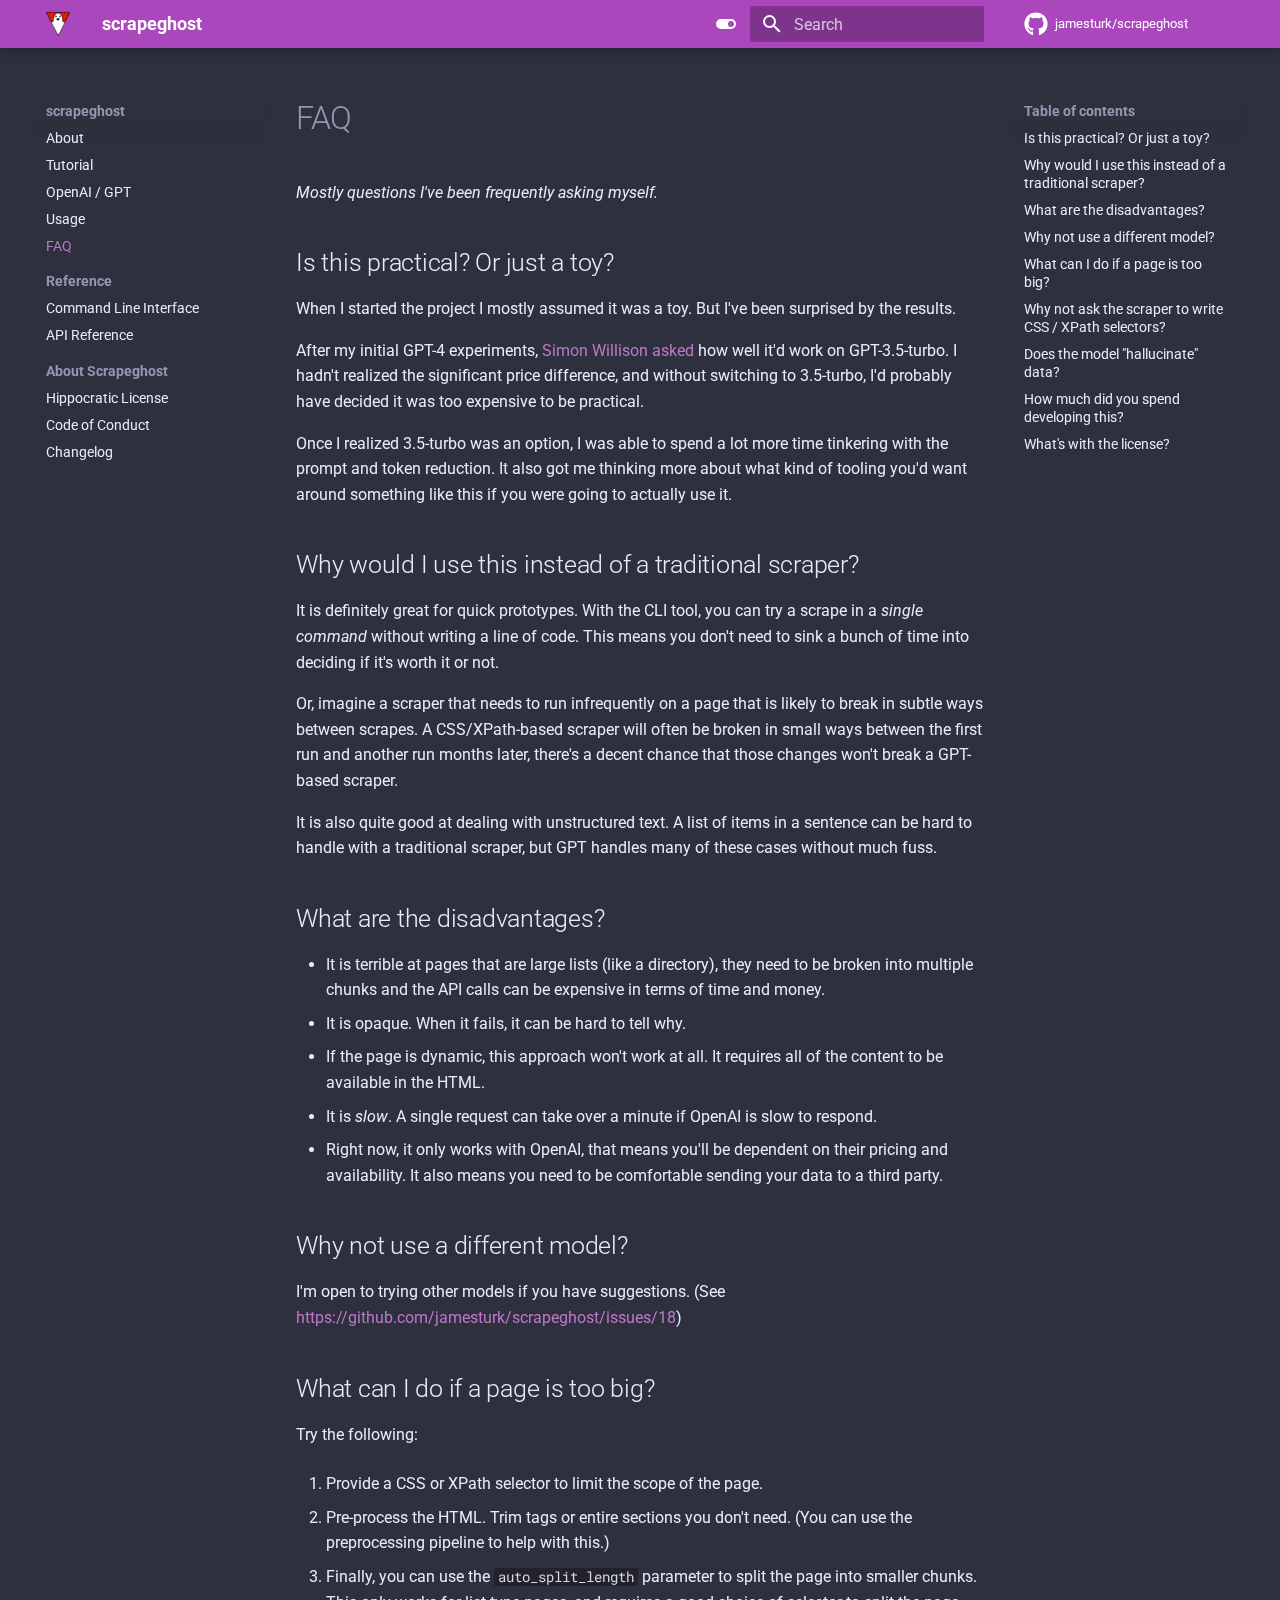
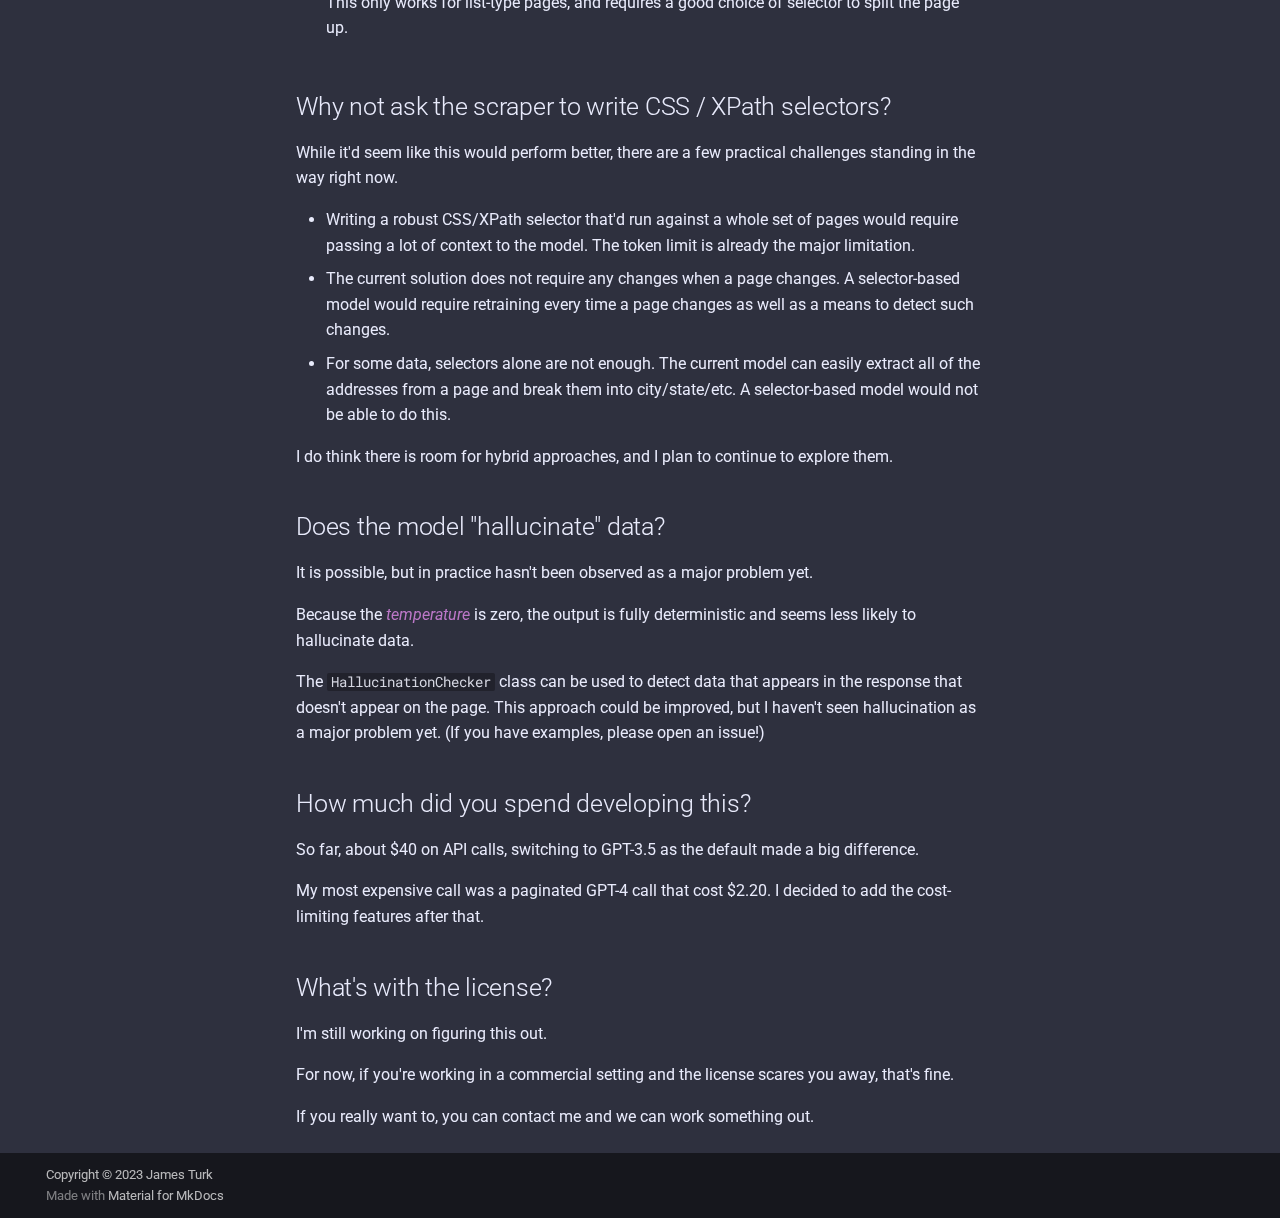
<file: faq/index.html>
<!doctype html>
<html lang="en" class="no-js">
  <head>
    
      <meta charset="utf-8">
      <meta name="viewport" content="width=device-width,initial-scale=1">
      
        <meta name="description" content="An experimental library for automated web scraping with GPT.">
      
      
        <meta name="author" content="James Turk">
      
      
        <link rel="canonical" href="https://jamesturk.github.io/scrapeghost/faq/">
      
      
        <link rel="prev" href="../usage/">
      
      
        <link rel="next" href="../cli/">
      
      <link rel="icon" href="../assets/scrapeghost.png">
      <meta name="generator" content="mkdocs-1.4.2, mkdocs-material-9.1.3">
    
    
      
        <title>FAQ - scrapeghost</title>
      
    
    
      <link rel="stylesheet" href="../assets/stylesheets/main.c4a75a56.min.css">
      
        
        <link rel="stylesheet" href="../assets/stylesheets/palette.a0c5b2b5.min.css">
      
      

    
    
    
      
        
        
        <link rel="preconnect" href="https://fonts.gstatic.com" crossorigin>
        <link rel="stylesheet" href="https://fonts.googleapis.com/css?family=Roboto:300,300i,400,400i,700,700i%7CRoboto+Mono:400,400i,700,700i&display=fallback">
        <style>:root{--md-text-font:"Roboto";--md-code-font:"Roboto Mono"}</style>
      
    
    
      <link rel="stylesheet" href="../assets/extra.css">
    
    <script>__md_scope=new URL("..",location),__md_hash=e=>[...e].reduce((e,_)=>(e<<5)-e+_.charCodeAt(0),0),__md_get=(e,_=localStorage,t=__md_scope)=>JSON.parse(_.getItem(t.pathname+"."+e)),__md_set=(e,_,t=localStorage,a=__md_scope)=>{try{t.setItem(a.pathname+"."+e,JSON.stringify(_))}catch(e){}}</script>
    
      

    
    
    
  </head>
  
  
    
    
      
    
    
    
    
    <body dir="ltr" data-md-color-scheme="slate" data-md-color-primary="purple" data-md-color-accent="purple">
  
    
    
      <script>var palette=__md_get("__palette");if(palette&&"object"==typeof palette.color)for(var key of Object.keys(palette.color))document.body.setAttribute("data-md-color-"+key,palette.color[key])</script>
    
    <input class="md-toggle" data-md-toggle="drawer" type="checkbox" id="__drawer" autocomplete="off">
    <input class="md-toggle" data-md-toggle="search" type="checkbox" id="__search" autocomplete="off">
    <label class="md-overlay" for="__drawer"></label>
    <div data-md-component="skip">
      
        
        <a href="#faq" class="md-skip">
          Skip to content
        </a>
      
    </div>
    <div data-md-component="announce">
      
    </div>
    
    
      

  

<header class="md-header md-header--shadow" data-md-component="header">
  <nav class="md-header__inner md-grid" aria-label="Header">
    <a href=".." title="scrapeghost" class="md-header__button md-logo" aria-label="scrapeghost" data-md-component="logo">
      
  <img src="../assets/scrapeghost.png" alt="logo">

    </a>
    <label class="md-header__button md-icon" for="__drawer">
      <svg xmlns="http://www.w3.org/2000/svg" viewBox="0 0 24 24"><path d="M3 6h18v2H3V6m0 5h18v2H3v-2m0 5h18v2H3v-2Z"/></svg>
    </label>
    <div class="md-header__title" data-md-component="header-title">
      <div class="md-header__ellipsis">
        <div class="md-header__topic">
          <span class="md-ellipsis">
            scrapeghost
          </span>
        </div>
        <div class="md-header__topic" data-md-component="header-topic">
          <span class="md-ellipsis">
            
              FAQ
            
          </span>
        </div>
      </div>
    </div>
    
      <form class="md-header__option" data-md-component="palette">
        
          
          <input class="md-option" data-md-color-media="" data-md-color-scheme="slate" data-md-color-primary="purple" data-md-color-accent="purple"  aria-label="Switch to light mode"  type="radio" name="__palette" id="__palette_1">
          
            <label class="md-header__button md-icon" title="Switch to light mode" for="__palette_2" hidden>
              <svg xmlns="http://www.w3.org/2000/svg" viewBox="0 0 24 24"><path d="M17 7H7a5 5 0 0 0-5 5 5 5 0 0 0 5 5h10a5 5 0 0 0 5-5 5 5 0 0 0-5-5m0 8a3 3 0 0 1-3-3 3 3 0 0 1 3-3 3 3 0 0 1 3 3 3 3 0 0 1-3 3Z"/></svg>
            </label>
          
        
          
          <input class="md-option" data-md-color-media="" data-md-color-scheme="default" data-md-color-primary="purple" data-md-color-accent="purple"  aria-label="Switch to dark mode"  type="radio" name="__palette" id="__palette_2">
          
            <label class="md-header__button md-icon" title="Switch to dark mode" for="__palette_1" hidden>
              <svg xmlns="http://www.w3.org/2000/svg" viewBox="0 0 24 24"><path d="M17 6H7c-3.31 0-6 2.69-6 6s2.69 6 6 6h10c3.31 0 6-2.69 6-6s-2.69-6-6-6zm0 10H7c-2.21 0-4-1.79-4-4s1.79-4 4-4h10c2.21 0 4 1.79 4 4s-1.79 4-4 4zM7 9c-1.66 0-3 1.34-3 3s1.34 3 3 3 3-1.34 3-3-1.34-3-3-3z"/></svg>
            </label>
          
        
      </form>
    
    
    
      <label class="md-header__button md-icon" for="__search">
        <svg xmlns="http://www.w3.org/2000/svg" viewBox="0 0 24 24"><path d="M9.5 3A6.5 6.5 0 0 1 16 9.5c0 1.61-.59 3.09-1.56 4.23l.27.27h.79l5 5-1.5 1.5-5-5v-.79l-.27-.27A6.516 6.516 0 0 1 9.5 16 6.5 6.5 0 0 1 3 9.5 6.5 6.5 0 0 1 9.5 3m0 2C7 5 5 7 5 9.5S7 14 9.5 14 14 12 14 9.5 12 5 9.5 5Z"/></svg>
      </label>
      <div class="md-search" data-md-component="search" role="dialog">
  <label class="md-search__overlay" for="__search"></label>
  <div class="md-search__inner" role="search">
    <form class="md-search__form" name="search">
      <input type="text" class="md-search__input" name="query" aria-label="Search" placeholder="Search" autocapitalize="off" autocorrect="off" autocomplete="off" spellcheck="false" data-md-component="search-query" required>
      <label class="md-search__icon md-icon" for="__search">
        <svg xmlns="http://www.w3.org/2000/svg" viewBox="0 0 24 24"><path d="M9.5 3A6.5 6.5 0 0 1 16 9.5c0 1.61-.59 3.09-1.56 4.23l.27.27h.79l5 5-1.5 1.5-5-5v-.79l-.27-.27A6.516 6.516 0 0 1 9.5 16 6.5 6.5 0 0 1 3 9.5 6.5 6.5 0 0 1 9.5 3m0 2C7 5 5 7 5 9.5S7 14 9.5 14 14 12 14 9.5 12 5 9.5 5Z"/></svg>
        <svg xmlns="http://www.w3.org/2000/svg" viewBox="0 0 24 24"><path d="M20 11v2H8l5.5 5.5-1.42 1.42L4.16 12l7.92-7.92L13.5 5.5 8 11h12Z"/></svg>
      </label>
      <nav class="md-search__options" aria-label="Search">
        
        <button type="reset" class="md-search__icon md-icon" title="Clear" aria-label="Clear" tabindex="-1">
          <svg xmlns="http://www.w3.org/2000/svg" viewBox="0 0 24 24"><path d="M19 6.41 17.59 5 12 10.59 6.41 5 5 6.41 10.59 12 5 17.59 6.41 19 12 13.41 17.59 19 19 17.59 13.41 12 19 6.41Z"/></svg>
        </button>
      </nav>
      
    </form>
    <div class="md-search__output">
      <div class="md-search__scrollwrap" data-md-scrollfix>
        <div class="md-search-result" data-md-component="search-result">
          <div class="md-search-result__meta">
            Initializing search
          </div>
          <ol class="md-search-result__list" role="presentation"></ol>
        </div>
      </div>
    </div>
  </div>
</div>
    
    
      <div class="md-header__source">
        <a href="https://github.com/jamesturk/scrapeghost/" title="Go to repository" class="md-source" data-md-component="source">
  <div class="md-source__icon md-icon">
    
    <svg xmlns="http://www.w3.org/2000/svg" viewBox="0 0 496 512"><!--! Font Awesome Free 6.3.0 by @fontawesome - https://fontawesome.com License - https://fontawesome.com/license/free (Icons: CC BY 4.0, Fonts: SIL OFL 1.1, Code: MIT License) Copyright 2023 Fonticons, Inc.--><path d="M165.9 397.4c0 2-2.3 3.6-5.2 3.6-3.3.3-5.6-1.3-5.6-3.6 0-2 2.3-3.6 5.2-3.6 3-.3 5.6 1.3 5.6 3.6zm-31.1-4.5c-.7 2 1.3 4.3 4.3 4.9 2.6 1 5.6 0 6.2-2s-1.3-4.3-4.3-5.2c-2.6-.7-5.5.3-6.2 2.3zm44.2-1.7c-2.9.7-4.9 2.6-4.6 4.9.3 2 2.9 3.3 5.9 2.6 2.9-.7 4.9-2.6 4.6-4.6-.3-1.9-3-3.2-5.9-2.9zM244.8 8C106.1 8 0 113.3 0 252c0 110.9 69.8 205.8 169.5 239.2 12.8 2.3 17.3-5.6 17.3-12.1 0-6.2-.3-40.4-.3-61.4 0 0-70 15-84.7-29.8 0 0-11.4-29.1-27.8-36.6 0 0-22.9-15.7 1.6-15.4 0 0 24.9 2 38.6 25.8 21.9 38.6 58.6 27.5 72.9 20.9 2.3-16 8.8-27.1 16-33.7-55.9-6.2-112.3-14.3-112.3-110.5 0-27.5 7.6-41.3 23.6-58.9-2.6-6.5-11.1-33.3 2.6-67.9 20.9-6.5 69 27 69 27 20-5.6 41.5-8.5 62.8-8.5s42.8 2.9 62.8 8.5c0 0 48.1-33.6 69-27 13.7 34.7 5.2 61.4 2.6 67.9 16 17.7 25.8 31.5 25.8 58.9 0 96.5-58.9 104.2-114.8 110.5 9.2 7.9 17 22.9 17 46.4 0 33.7-.3 75.4-.3 83.6 0 6.5 4.6 14.4 17.3 12.1C428.2 457.8 496 362.9 496 252 496 113.3 383.5 8 244.8 8zM97.2 352.9c-1.3 1-1 3.3.7 5.2 1.6 1.6 3.9 2.3 5.2 1 1.3-1 1-3.3-.7-5.2-1.6-1.6-3.9-2.3-5.2-1zm-10.8-8.1c-.7 1.3.3 2.9 2.3 3.9 1.6 1 3.6.7 4.3-.7.7-1.3-.3-2.9-2.3-3.9-2-.6-3.6-.3-4.3.7zm32.4 35.6c-1.6 1.3-1 4.3 1.3 6.2 2.3 2.3 5.2 2.6 6.5 1 1.3-1.3.7-4.3-1.3-6.2-2.2-2.3-5.2-2.6-6.5-1zm-11.4-14.7c-1.6 1-1.6 3.6 0 5.9 1.6 2.3 4.3 3.3 5.6 2.3 1.6-1.3 1.6-3.9 0-6.2-1.4-2.3-4-3.3-5.6-2z"/></svg>
  </div>
  <div class="md-source__repository">
    jamesturk/scrapeghost
  </div>
</a>
      </div>
    
  </nav>
  
</header>
    
    <div class="md-container" data-md-component="container">
      
      
        
          
        
      
      <main class="md-main" data-md-component="main">
        <div class="md-main__inner md-grid">
          
            
              
              <div class="md-sidebar md-sidebar--primary" data-md-component="sidebar" data-md-type="navigation" >
                <div class="md-sidebar__scrollwrap">
                  <div class="md-sidebar__inner">
                    


<nav class="md-nav md-nav--primary" aria-label="Navigation" data-md-level="0">
  <label class="md-nav__title" for="__drawer">
    <a href=".." title="scrapeghost" class="md-nav__button md-logo" aria-label="scrapeghost" data-md-component="logo">
      
  <img src="../assets/scrapeghost.png" alt="logo">

    </a>
    scrapeghost
  </label>
  
    <div class="md-nav__source">
      <a href="https://github.com/jamesturk/scrapeghost/" title="Go to repository" class="md-source" data-md-component="source">
  <div class="md-source__icon md-icon">
    
    <svg xmlns="http://www.w3.org/2000/svg" viewBox="0 0 496 512"><!--! Font Awesome Free 6.3.0 by @fontawesome - https://fontawesome.com License - https://fontawesome.com/license/free (Icons: CC BY 4.0, Fonts: SIL OFL 1.1, Code: MIT License) Copyright 2023 Fonticons, Inc.--><path d="M165.9 397.4c0 2-2.3 3.6-5.2 3.6-3.3.3-5.6-1.3-5.6-3.6 0-2 2.3-3.6 5.2-3.6 3-.3 5.6 1.3 5.6 3.6zm-31.1-4.5c-.7 2 1.3 4.3 4.3 4.9 2.6 1 5.6 0 6.2-2s-1.3-4.3-4.3-5.2c-2.6-.7-5.5.3-6.2 2.3zm44.2-1.7c-2.9.7-4.9 2.6-4.6 4.9.3 2 2.9 3.3 5.9 2.6 2.9-.7 4.9-2.6 4.6-4.6-.3-1.9-3-3.2-5.9-2.9zM244.8 8C106.1 8 0 113.3 0 252c0 110.9 69.8 205.8 169.5 239.2 12.8 2.3 17.3-5.6 17.3-12.1 0-6.2-.3-40.4-.3-61.4 0 0-70 15-84.7-29.8 0 0-11.4-29.1-27.8-36.6 0 0-22.9-15.7 1.6-15.4 0 0 24.9 2 38.6 25.8 21.9 38.6 58.6 27.5 72.9 20.9 2.3-16 8.8-27.1 16-33.7-55.9-6.2-112.3-14.3-112.3-110.5 0-27.5 7.6-41.3 23.6-58.9-2.6-6.5-11.1-33.3 2.6-67.9 20.9-6.5 69 27 69 27 20-5.6 41.5-8.5 62.8-8.5s42.8 2.9 62.8 8.5c0 0 48.1-33.6 69-27 13.7 34.7 5.2 61.4 2.6 67.9 16 17.7 25.8 31.5 25.8 58.9 0 96.5-58.9 104.2-114.8 110.5 9.2 7.9 17 22.9 17 46.4 0 33.7-.3 75.4-.3 83.6 0 6.5 4.6 14.4 17.3 12.1C428.2 457.8 496 362.9 496 252 496 113.3 383.5 8 244.8 8zM97.2 352.9c-1.3 1-1 3.3.7 5.2 1.6 1.6 3.9 2.3 5.2 1 1.3-1 1-3.3-.7-5.2-1.6-1.6-3.9-2.3-5.2-1zm-10.8-8.1c-.7 1.3.3 2.9 2.3 3.9 1.6 1 3.6.7 4.3-.7.7-1.3-.3-2.9-2.3-3.9-2-.6-3.6-.3-4.3.7zm32.4 35.6c-1.6 1.3-1 4.3 1.3 6.2 2.3 2.3 5.2 2.6 6.5 1 1.3-1.3.7-4.3-1.3-6.2-2.2-2.3-5.2-2.6-6.5-1zm-11.4-14.7c-1.6 1-1.6 3.6 0 5.9 1.6 2.3 4.3 3.3 5.6 2.3 1.6-1.3 1.6-3.9 0-6.2-1.4-2.3-4-3.3-5.6-2z"/></svg>
  </div>
  <div class="md-source__repository">
    jamesturk/scrapeghost
  </div>
</a>
    </div>
  
  <ul class="md-nav__list" data-md-scrollfix>
    
      
      
      

  
  
  
    <li class="md-nav__item">
      <a href=".." class="md-nav__link">
        About
      </a>
    </li>
  

    
      
      
      

  
  
  
    <li class="md-nav__item">
      <a href="../tutorial/" class="md-nav__link">
        Tutorial
      </a>
    </li>
  

    
      
      
      

  
  
  
    <li class="md-nav__item">
      <a href="../openai/" class="md-nav__link">
        OpenAI / GPT
      </a>
    </li>
  

    
      
      
      

  
  
  
    <li class="md-nav__item">
      <a href="../usage/" class="md-nav__link">
        Usage
      </a>
    </li>
  

    
      
      
      

  
  
    
  
  
    <li class="md-nav__item md-nav__item--active">
      
      <input class="md-nav__toggle md-toggle" type="checkbox" id="__toc">
      
      
        
      
      
        <label class="md-nav__link md-nav__link--active" for="__toc">
          FAQ
          <span class="md-nav__icon md-icon"></span>
        </label>
      
      <a href="./" class="md-nav__link md-nav__link--active">
        FAQ
      </a>
      
        

<nav class="md-nav md-nav--secondary" aria-label="Table of contents">
  
  
  
    
  
  
    <label class="md-nav__title" for="__toc">
      <span class="md-nav__icon md-icon"></span>
      Table of contents
    </label>
    <ul class="md-nav__list" data-md-component="toc" data-md-scrollfix>
      
        <li class="md-nav__item">
  <a href="#is-this-practical-or-just-a-toy" class="md-nav__link">
    Is this practical? Or just a toy?
  </a>
  
</li>
      
        <li class="md-nav__item">
  <a href="#why-would-i-use-this-instead-of-a-traditional-scraper" class="md-nav__link">
    Why would I use this instead of a traditional scraper?
  </a>
  
</li>
      
        <li class="md-nav__item">
  <a href="#what-are-the-disadvantages" class="md-nav__link">
    What are the disadvantages?
  </a>
  
</li>
      
        <li class="md-nav__item">
  <a href="#why-not-use-a-different-model" class="md-nav__link">
    Why not use a different model?
  </a>
  
</li>
      
        <li class="md-nav__item">
  <a href="#what-can-i-do-if-a-page-is-too-big" class="md-nav__link">
    What can I do if a page is too big?
  </a>
  
</li>
      
        <li class="md-nav__item">
  <a href="#why-not-ask-the-scraper-to-write-css-xpath-selectors" class="md-nav__link">
    Why not ask the scraper to write CSS / XPath selectors?
  </a>
  
</li>
      
        <li class="md-nav__item">
  <a href="#does-the-model-hallucinate-data" class="md-nav__link">
    Does the model "hallucinate" data?
  </a>
  
</li>
      
        <li class="md-nav__item">
  <a href="#how-much-did-you-spend-developing-this" class="md-nav__link">
    How much did you spend developing this?
  </a>
  
</li>
      
        <li class="md-nav__item">
  <a href="#whats-with-the-license" class="md-nav__link">
    What's with the license?
  </a>
  
</li>
      
    </ul>
  
</nav>
      
    </li>
  

    
      
      
      

  
  
  
    
      
    
    <li class="md-nav__item md-nav__item--section md-nav__item--nested">
      
      
      
      
      <input class="md-nav__toggle md-toggle " type="checkbox" id="__nav_6" >
      
      
      
        <label class="md-nav__link" for="__nav_6" id="__nav_6_label" tabindex="0">
          Reference
          <span class="md-nav__icon md-icon"></span>
        </label>
      
      <nav class="md-nav" data-md-level="1" aria-labelledby="__nav_6_label" aria-expanded="false">
        <label class="md-nav__title" for="__nav_6">
          <span class="md-nav__icon md-icon"></span>
          Reference
        </label>
        <ul class="md-nav__list" data-md-scrollfix>
          
            
              
  
  
  
    <li class="md-nav__item">
      <a href="../cli/" class="md-nav__link">
        Command Line Interface
      </a>
    </li>
  

            
          
            
              
  
  
  
    <li class="md-nav__item">
      <a href="../api/" class="md-nav__link">
        API Reference
      </a>
    </li>
  

            
          
        </ul>
      </nav>
    </li>
  

    
      
      
      

  
  
  
    
      
    
    <li class="md-nav__item md-nav__item--section md-nav__item--nested">
      
      
      
      
      <input class="md-nav__toggle md-toggle " type="checkbox" id="__nav_7" >
      
      
      
        <label class="md-nav__link" for="__nav_7" id="__nav_7_label" tabindex="0">
          About Scrapeghost
          <span class="md-nav__icon md-icon"></span>
        </label>
      
      <nav class="md-nav" data-md-level="1" aria-labelledby="__nav_7_label" aria-expanded="false">
        <label class="md-nav__title" for="__nav_7">
          <span class="md-nav__icon md-icon"></span>
          About Scrapeghost
        </label>
        <ul class="md-nav__list" data-md-scrollfix>
          
            
              
  
  
  
    <li class="md-nav__item">
      <a href="../LICENSE/" class="md-nav__link">
        Hippocratic License
      </a>
    </li>
  

            
          
            
              
  
  
  
    <li class="md-nav__item">
      <a href="../code_of_conduct/" class="md-nav__link">
        Code of Conduct
      </a>
    </li>
  

            
          
            
              
  
  
  
    <li class="md-nav__item">
      <a href="../changelog/" class="md-nav__link">
        Changelog
      </a>
    </li>
  

            
          
        </ul>
      </nav>
    </li>
  

    
  </ul>
</nav>
                  </div>
                </div>
              </div>
            
            
              
              <div class="md-sidebar md-sidebar--secondary" data-md-component="sidebar" data-md-type="toc" >
                <div class="md-sidebar__scrollwrap">
                  <div class="md-sidebar__inner">
                    

<nav class="md-nav md-nav--secondary" aria-label="Table of contents">
  
  
  
    
  
  
    <label class="md-nav__title" for="__toc">
      <span class="md-nav__icon md-icon"></span>
      Table of contents
    </label>
    <ul class="md-nav__list" data-md-component="toc" data-md-scrollfix>
      
        <li class="md-nav__item">
  <a href="#is-this-practical-or-just-a-toy" class="md-nav__link">
    Is this practical? Or just a toy?
  </a>
  
</li>
      
        <li class="md-nav__item">
  <a href="#why-would-i-use-this-instead-of-a-traditional-scraper" class="md-nav__link">
    Why would I use this instead of a traditional scraper?
  </a>
  
</li>
      
        <li class="md-nav__item">
  <a href="#what-are-the-disadvantages" class="md-nav__link">
    What are the disadvantages?
  </a>
  
</li>
      
        <li class="md-nav__item">
  <a href="#why-not-use-a-different-model" class="md-nav__link">
    Why not use a different model?
  </a>
  
</li>
      
        <li class="md-nav__item">
  <a href="#what-can-i-do-if-a-page-is-too-big" class="md-nav__link">
    What can I do if a page is too big?
  </a>
  
</li>
      
        <li class="md-nav__item">
  <a href="#why-not-ask-the-scraper-to-write-css-xpath-selectors" class="md-nav__link">
    Why not ask the scraper to write CSS / XPath selectors?
  </a>
  
</li>
      
        <li class="md-nav__item">
  <a href="#does-the-model-hallucinate-data" class="md-nav__link">
    Does the model "hallucinate" data?
  </a>
  
</li>
      
        <li class="md-nav__item">
  <a href="#how-much-did-you-spend-developing-this" class="md-nav__link">
    How much did you spend developing this?
  </a>
  
</li>
      
        <li class="md-nav__item">
  <a href="#whats-with-the-license" class="md-nav__link">
    What's with the license?
  </a>
  
</li>
      
    </ul>
  
</nav>
                  </div>
                </div>
              </div>
            
          
          
            <div class="md-content" data-md-component="content">
              <article class="md-content__inner md-typeset">
                
                  

  
  


<h1 id="faq">FAQ<a class="headerlink" href="#faq" title="Permanent link">&para;</a></h1>
<p><em>Mostly questions I've been frequently asking myself.</em></p>
<h2 id="is-this-practical-or-just-a-toy">Is this practical? Or just a toy?<a class="headerlink" href="#is-this-practical-or-just-a-toy" title="Permanent link">&para;</a></h2>
<p>When I started the project I mostly assumed it was a toy. But I've been surprised by the results.</p>
<p>After my initial GPT-4 experiments, <a href="https://mastodon.social/@simon@simonwillison.net/110042216119791967">Simon Willison asked</a> how well it'd work on GPT-3.5-turbo. I hadn't realized the significant price difference, and without switching to 3.5-turbo, I'd probably have decided it was too expensive to be practical.</p>
<p>Once I realized 3.5-turbo was an option, I was able to spend a lot more time tinkering with the prompt and token reduction.  It also got me thinking more about what kind of tooling you'd want around something like this if you were going to actually use it.</p>
<h2 id="why-would-i-use-this-instead-of-a-traditional-scraper">Why would I use this instead of a traditional scraper?<a class="headerlink" href="#why-would-i-use-this-instead-of-a-traditional-scraper" title="Permanent link">&para;</a></h2>
<p>It is definitely great for quick prototypes. With the CLI tool, you can try a scrape in a <em>single command</em> without writing a line of code.
This means you don't need to sink a bunch of time into deciding if it's worth it or not.</p>
<p>Or, imagine a scraper that needs to run infrequently on a page that is likely to break in subtle ways between scrapes.
A CSS/XPath-based scraper will often be broken in small ways between the first run and another run months later, there's a decent chance that those changes won't break a GPT-based scraper.</p>
<p>It is also quite good at dealing with unstructured text. A list of items in a sentence can be hard to handle with a traditional scraper, but GPT handles many of these cases without much fuss.</p>
<h2 id="what-are-the-disadvantages">What are the disadvantages?<a class="headerlink" href="#what-are-the-disadvantages" title="Permanent link">&para;</a></h2>
<ul>
<li>It is terrible at pages that are large lists (like a directory), they need to be broken into multiple chunks and the API calls can be expensive in terms of time and money.</li>
<li>It is opaque.  When it fails, it can be hard to tell why.</li>
<li>If the page is dynamic, this approach won't work at all.  It requires all of the content to be available in the HTML.</li>
<li>It is <em>slow</em>.  A single request can take over a minute if OpenAI is slow to respond.</li>
<li>Right now, it only works with OpenAI, that means you'll be dependent on their pricing and availability. It also means
you need to be comfortable sending your data to a third party.</li>
</ul>
<h2 id="why-not-use-a-different-model">Why not use a different model?<a class="headerlink" href="#why-not-use-a-different-model" title="Permanent link">&para;</a></h2>
<p>I'm open to trying other models if you have suggestions.  (See <a href="https://github.com/jamesturk/scrapeghost/issues/18">https://github.com/jamesturk/scrapeghost/issues/18</a>)</p>
<h2 id="what-can-i-do-if-a-page-is-too-big">What can I do if a page is too big?<a class="headerlink" href="#what-can-i-do-if-a-page-is-too-big" title="Permanent link">&para;</a></h2>
<p>Try the following:</p>
<ol>
<li>
<p>Provide a CSS or XPath selector to limit the scope of the page.</p>
</li>
<li>
<p>Pre-process the HTML. Trim tags or entire sections you don't need.  (You can use the preprocessing pipeline to help with this.)</p>
</li>
<li>
<p>Finally, you can use the <code>auto_split_length</code> parameter to split the page into smaller chunks.  This only works for list-type pages, and requires a good choice of selector to split the page up.</p>
</li>
</ol>
<h2 id="why-not-ask-the-scraper-to-write-css-xpath-selectors">Why not ask the scraper to write CSS / XPath selectors?<a class="headerlink" href="#why-not-ask-the-scraper-to-write-css-xpath-selectors" title="Permanent link">&para;</a></h2>
<p>While it'd seem like this would perform better, there are a few practical challenges standing in the way right now.</p>
<ul>
<li>Writing a robust CSS/XPath selector that'd run against a whole set of pages would require passing a lot of context to the model. The token limit is already the major limitation.</li>
<li>The current solution does not require any changes when a page changes.  A selector-based model would require retraining every time a page changes as well as a means to detect such changes.</li>
<li>For some data, selectors alone are not enough. The current model can easily extract all of the addresses from a page and break them into city/state/etc. A selector-based model would not be able to do this.</li>
</ul>
<p>I do think there is room for hybrid approaches, and I plan to continue to explore them.</p>
<h2 id="does-the-model-hallucinate-data">Does the model "hallucinate" data?<a class="headerlink" href="#does-the-model-hallucinate-data" title="Permanent link">&para;</a></h2>
<p>It is possible, but in practice hasn't been observed as a major problem yet.</p>
<p>Because the <a href="https://platform.openai.com/docs/api-reference/completions"><em>temperature</em></a> is zero, the output is fully deterministic and seems less likely to hallucinate data.</p>
<p>The <code>HallucinationChecker</code> class can be used to detect data that appears in the response that doesn't appear on the page. This approach could be improved, but I haven't seen hallucination as a major problem yet.  (If you have examples, please open an issue!)</p>
<h2 id="how-much-did-you-spend-developing-this">How much did you spend developing this?<a class="headerlink" href="#how-much-did-you-spend-developing-this" title="Permanent link">&para;</a></h2>
<p>So far, about $40 on API calls, switching to GPT-3.5 as the default made a big difference.</p>
<p>My most expensive call was a paginated GPT-4 call that cost $2.20.  I decided to add the cost-limiting features after that.</p>
<h2 id="whats-with-the-license">What's with the license?<a class="headerlink" href="#whats-with-the-license" title="Permanent link">&para;</a></h2>
<p>I'm still working on figuring this out.</p>
<p>For now, if you're working in a commercial setting and the license scares you away, that's fine.</p>
<p>If you really want to, you can contact me and we can work something out.</p>





                
              </article>
            </div>
          
          
  <script>var tabs=__md_get("__tabs");if(Array.isArray(tabs))e:for(var set of document.querySelectorAll(".tabbed-set")){var tab,labels=set.querySelector(".tabbed-labels");for(tab of tabs)for(var label of labels.getElementsByTagName("label"))if(label.innerText.trim()===tab){var input=document.getElementById(label.htmlFor);input.checked=!0;continue e}}</script>

        </div>
        
          <button type="button" class="md-top md-icon" data-md-component="top" hidden>
            <svg xmlns="http://www.w3.org/2000/svg" viewBox="0 0 24 24"><path d="M13 20h-2V8l-5.5 5.5-1.42-1.42L12 4.16l7.92 7.92-1.42 1.42L13 8v12Z"/></svg>
            Back to top
          </button>
        
      </main>
      
        <footer class="md-footer">
  
  <div class="md-footer-meta md-typeset">
    <div class="md-footer-meta__inner md-grid">
      <div class="md-copyright">
  
    <div class="md-copyright__highlight">
      Copyright &copy; 2023 James Turk
    </div>
  
  
    Made with
    <a href="https://squidfunk.github.io/mkdocs-material/" target="_blank" rel="noopener">
      Material for MkDocs
    </a>
  
</div>
      
    </div>
  </div>
</footer>
      
    </div>
    <div class="md-dialog" data-md-component="dialog">
      <div class="md-dialog__inner md-typeset"></div>
    </div>
    
    <script id="__config" type="application/json">{"base": "..", "features": ["navigation.sections", "navigation.top", "content.tabs.link"], "search": "../assets/javascripts/workers/search.208ed371.min.js", "translations": {"clipboard.copied": "Copied to clipboard", "clipboard.copy": "Copy to clipboard", "search.result.more.one": "1 more on this page", "search.result.more.other": "# more on this page", "search.result.none": "No matching documents", "search.result.one": "1 matching document", "search.result.other": "# matching documents", "search.result.placeholder": "Type to start searching", "search.result.term.missing": "Missing", "select.version": "Select version"}}</script>
    
    
      <script src="../assets/javascripts/bundle.efa0ade1.min.js"></script>
      
    
  </body>
</html>
</file>
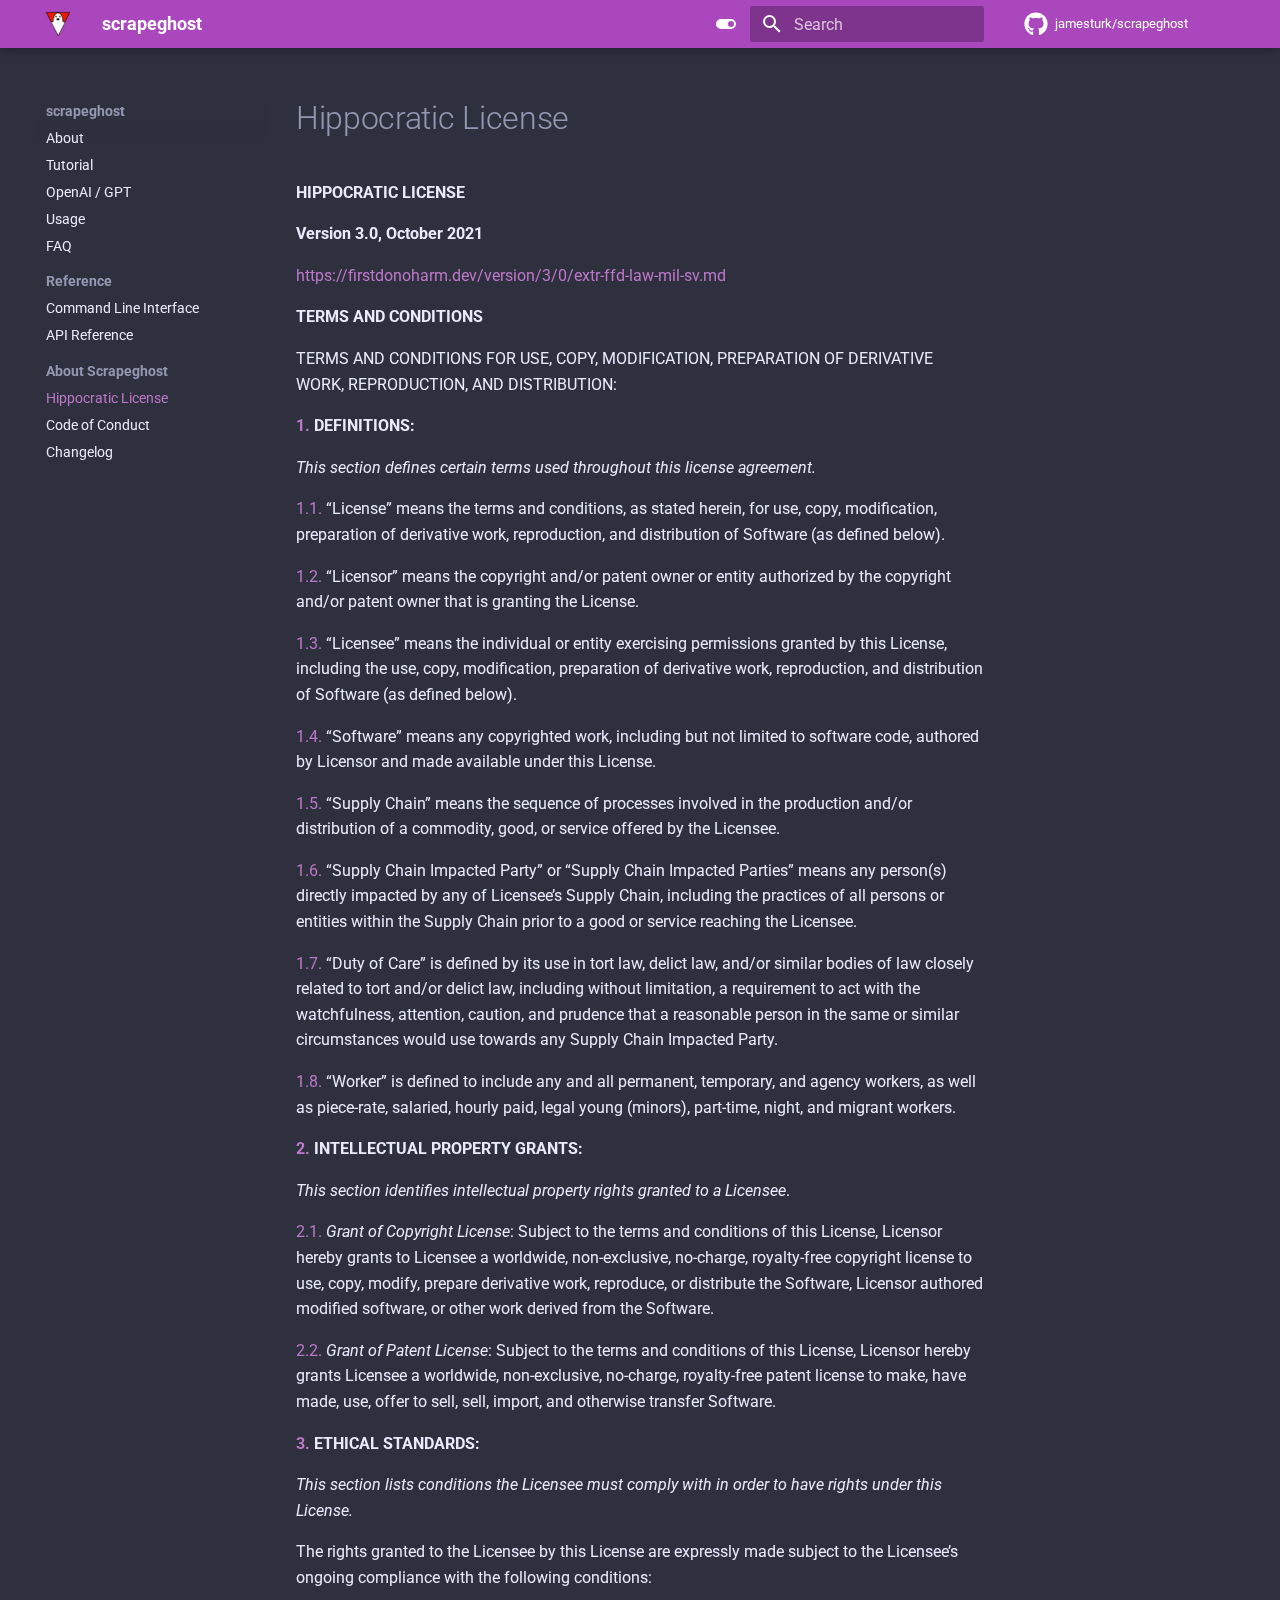
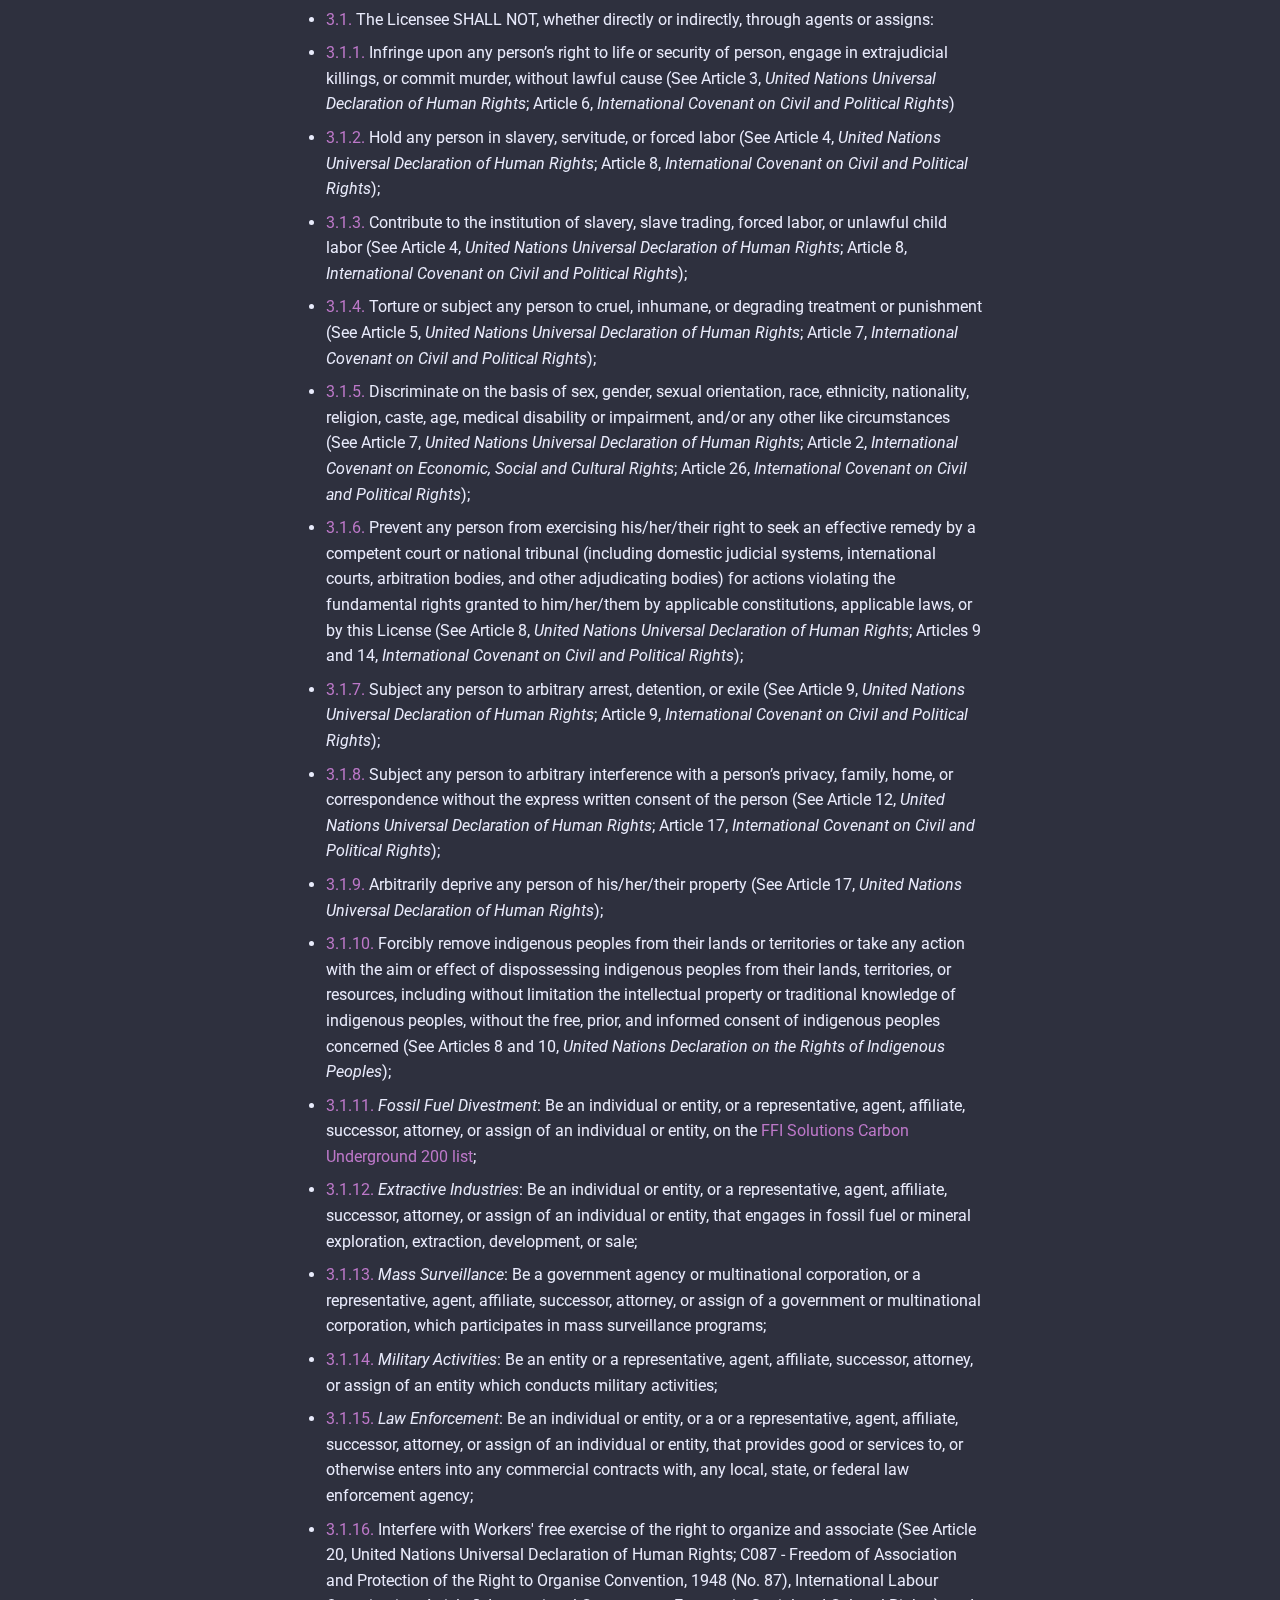
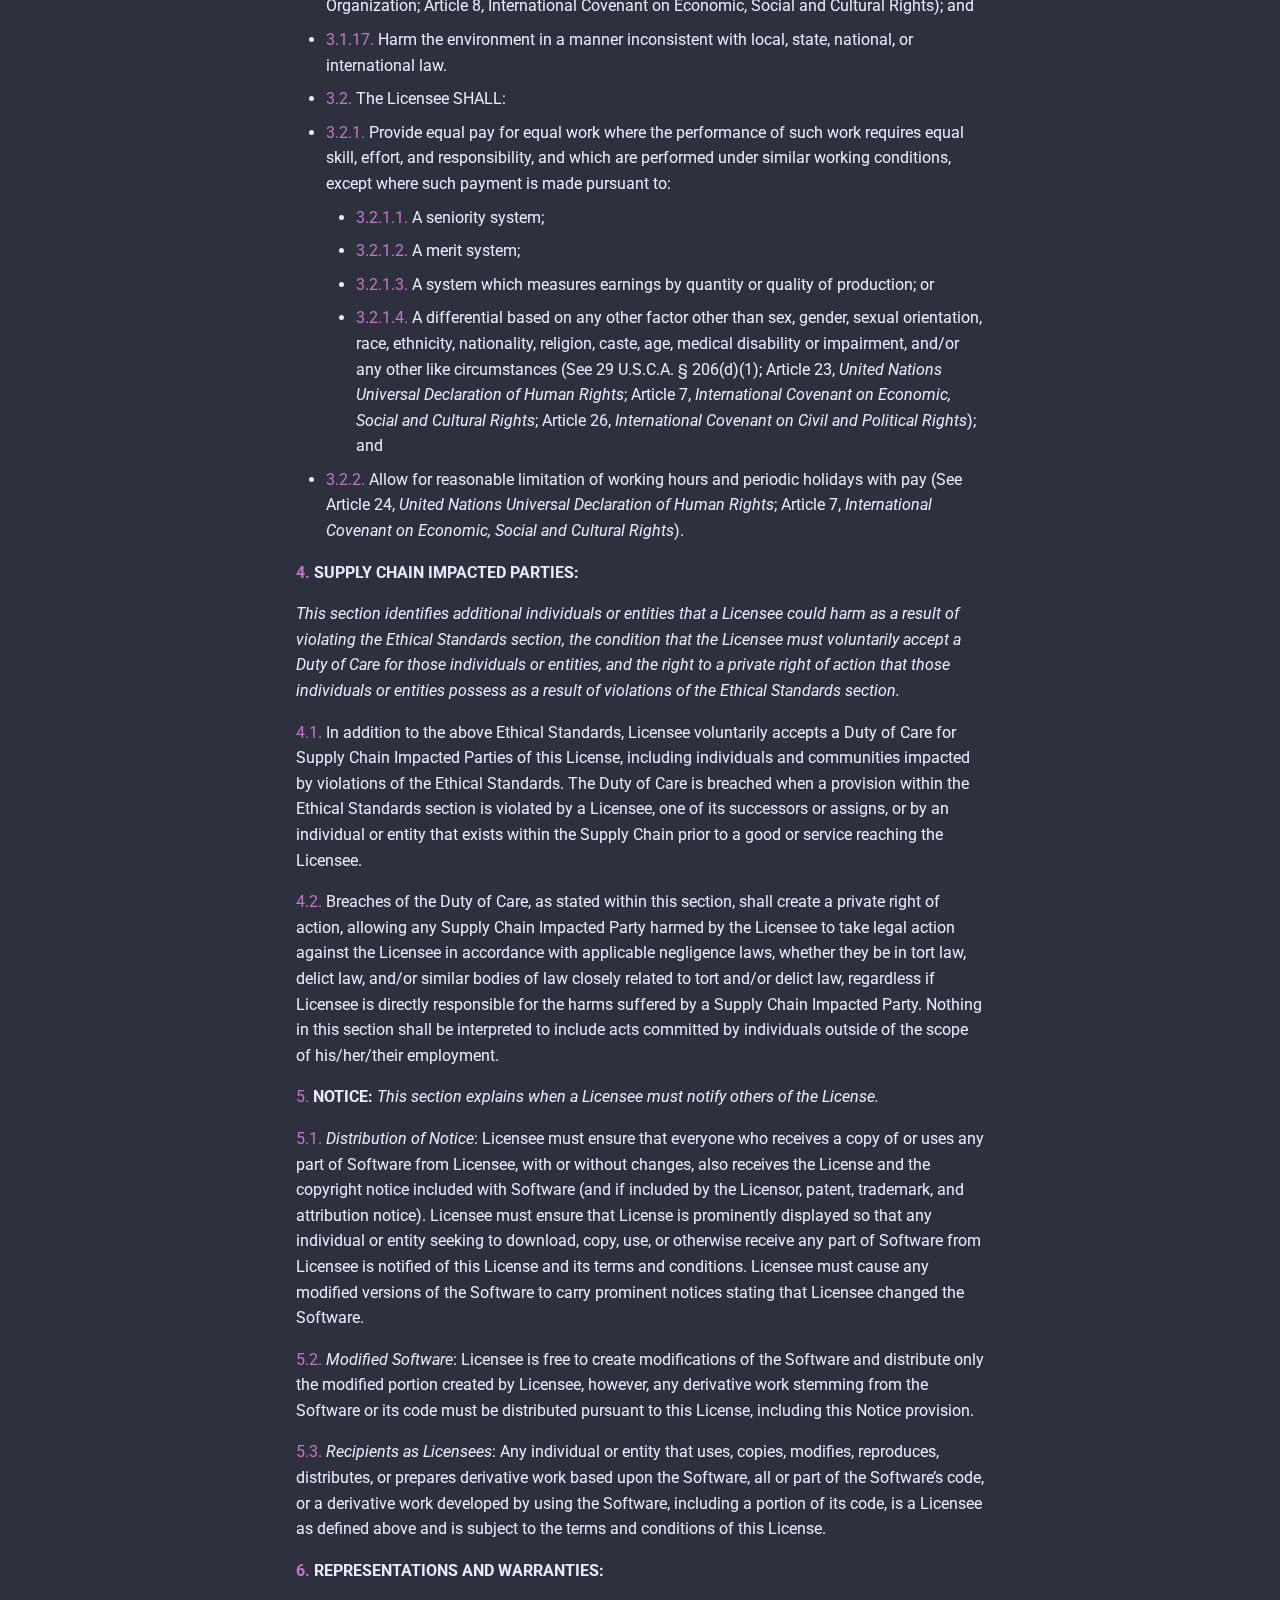
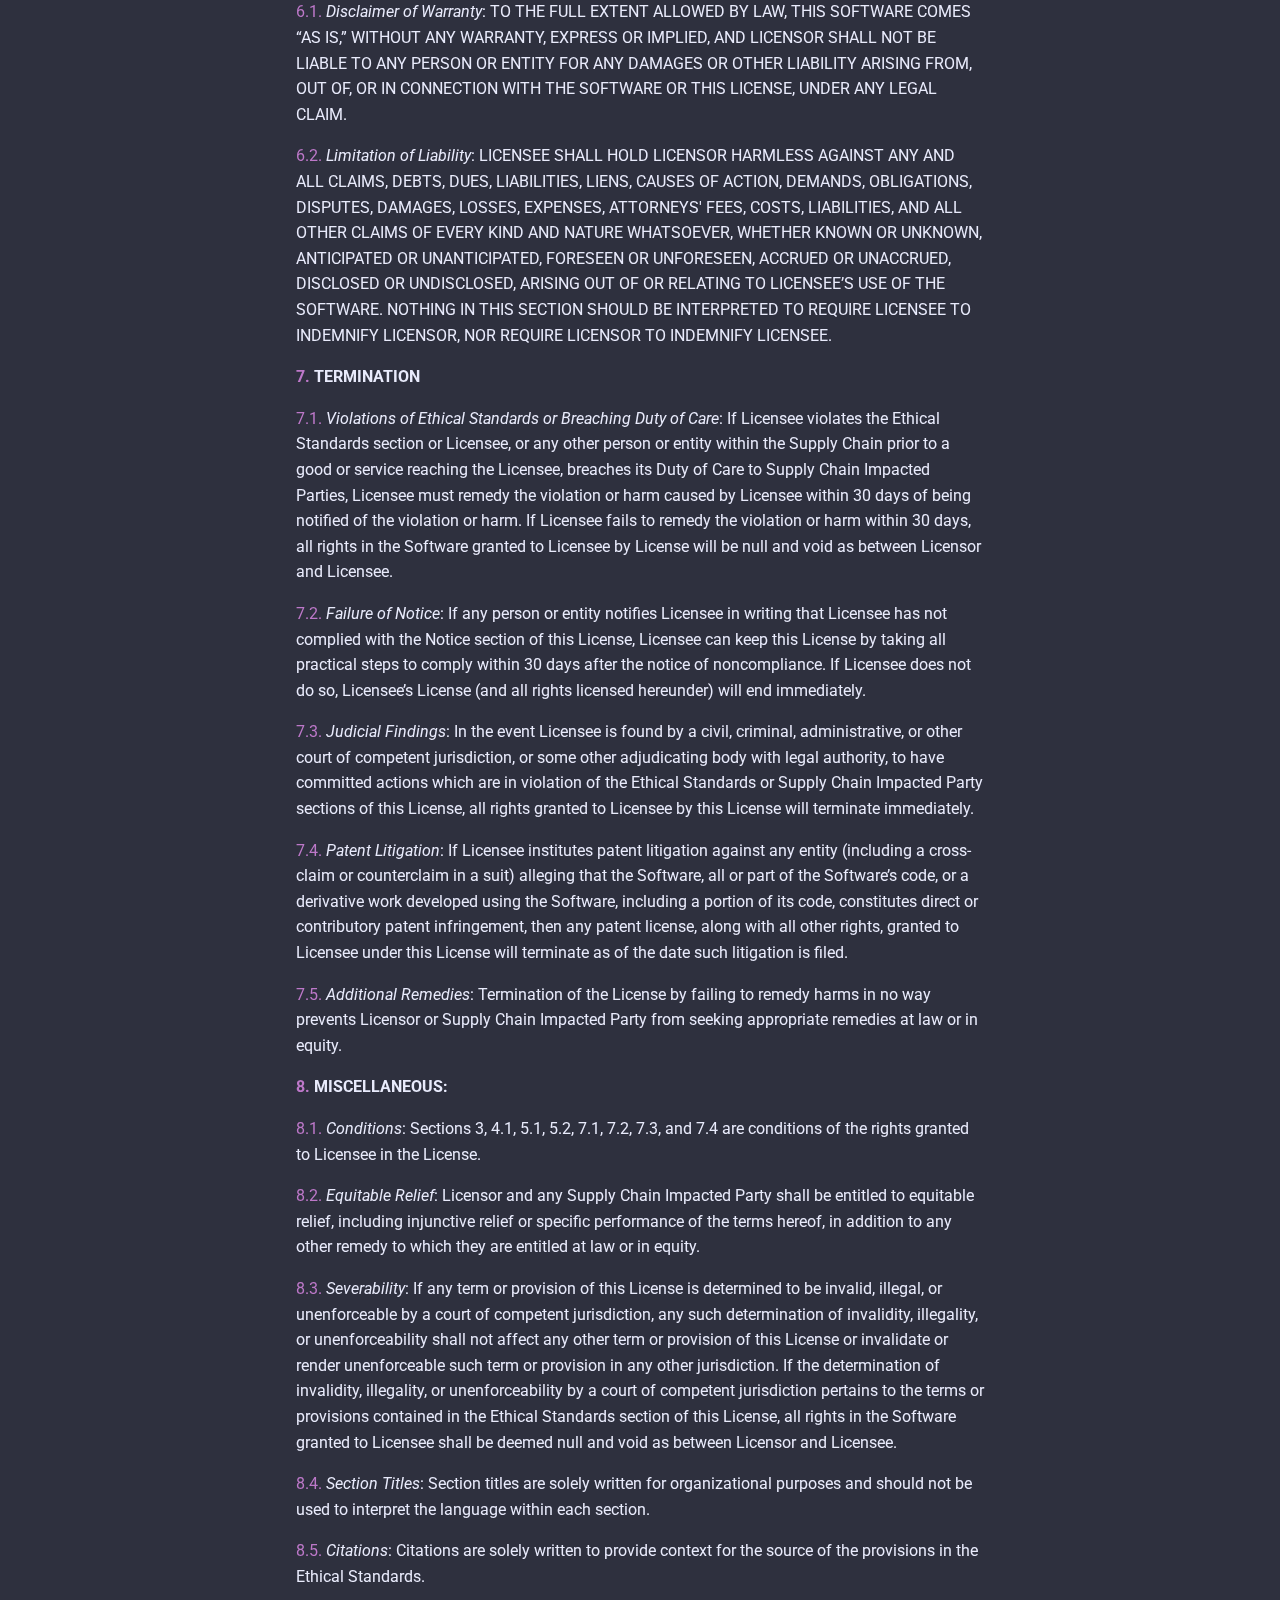
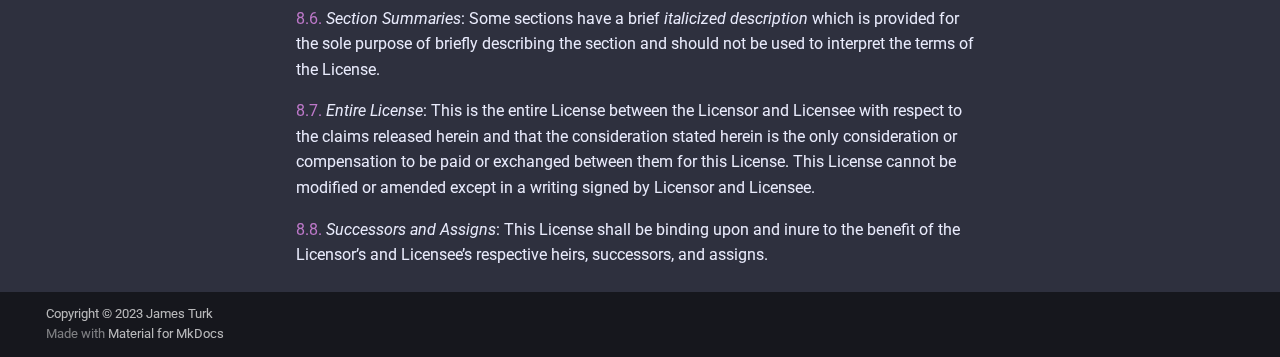
<file: LICENSE/index.html>
<!doctype html>
<html lang="en" class="no-js">
  <head>
    
      <meta charset="utf-8">
      <meta name="viewport" content="width=device-width,initial-scale=1">
      
        <meta name="description" content="An experimental library for automated web scraping with GPT.">
      
      
        <meta name="author" content="James Turk">
      
      
        <link rel="canonical" href="https://jamesturk.github.io/scrapeghost/LICENSE/">
      
      
        <link rel="prev" href="../api/">
      
      
        <link rel="next" href="../code_of_conduct/">
      
      <link rel="icon" href="../assets/scrapeghost.png">
      <meta name="generator" content="mkdocs-1.4.2, mkdocs-material-9.1.3">
    
    
      
        <title>Hippocratic License - scrapeghost</title>
      
    
    
      <link rel="stylesheet" href="../assets/stylesheets/main.c4a75a56.min.css">
      
        
        <link rel="stylesheet" href="../assets/stylesheets/palette.a0c5b2b5.min.css">
      
      

    
    
    
      
        
        
        <link rel="preconnect" href="https://fonts.gstatic.com" crossorigin>
        <link rel="stylesheet" href="https://fonts.googleapis.com/css?family=Roboto:300,300i,400,400i,700,700i%7CRoboto+Mono:400,400i,700,700i&display=fallback">
        <style>:root{--md-text-font:"Roboto";--md-code-font:"Roboto Mono"}</style>
      
    
    
      <link rel="stylesheet" href="../assets/extra.css">
    
    <script>__md_scope=new URL("..",location),__md_hash=e=>[...e].reduce((e,_)=>(e<<5)-e+_.charCodeAt(0),0),__md_get=(e,_=localStorage,t=__md_scope)=>JSON.parse(_.getItem(t.pathname+"."+e)),__md_set=(e,_,t=localStorage,a=__md_scope)=>{try{t.setItem(a.pathname+"."+e,JSON.stringify(_))}catch(e){}}</script>
    
      

    
    
    
  </head>
  
  
    
    
      
    
    
    
    
    <body dir="ltr" data-md-color-scheme="slate" data-md-color-primary="purple" data-md-color-accent="purple">
  
    
    
      <script>var palette=__md_get("__palette");if(palette&&"object"==typeof palette.color)for(var key of Object.keys(palette.color))document.body.setAttribute("data-md-color-"+key,palette.color[key])</script>
    
    <input class="md-toggle" data-md-toggle="drawer" type="checkbox" id="__drawer" autocomplete="off">
    <input class="md-toggle" data-md-toggle="search" type="checkbox" id="__search" autocomplete="off">
    <label class="md-overlay" for="__drawer"></label>
    <div data-md-component="skip">
      
        
        <a href="#hippocratic-license" class="md-skip">
          Skip to content
        </a>
      
    </div>
    <div data-md-component="announce">
      
    </div>
    
    
      

  

<header class="md-header md-header--shadow" data-md-component="header">
  <nav class="md-header__inner md-grid" aria-label="Header">
    <a href=".." title="scrapeghost" class="md-header__button md-logo" aria-label="scrapeghost" data-md-component="logo">
      
  <img src="../assets/scrapeghost.png" alt="logo">

    </a>
    <label class="md-header__button md-icon" for="__drawer">
      <svg xmlns="http://www.w3.org/2000/svg" viewBox="0 0 24 24"><path d="M3 6h18v2H3V6m0 5h18v2H3v-2m0 5h18v2H3v-2Z"/></svg>
    </label>
    <div class="md-header__title" data-md-component="header-title">
      <div class="md-header__ellipsis">
        <div class="md-header__topic">
          <span class="md-ellipsis">
            scrapeghost
          </span>
        </div>
        <div class="md-header__topic" data-md-component="header-topic">
          <span class="md-ellipsis">
            
              Hippocratic License
            
          </span>
        </div>
      </div>
    </div>
    
      <form class="md-header__option" data-md-component="palette">
        
          
          <input class="md-option" data-md-color-media="" data-md-color-scheme="slate" data-md-color-primary="purple" data-md-color-accent="purple"  aria-label="Switch to light mode"  type="radio" name="__palette" id="__palette_1">
          
            <label class="md-header__button md-icon" title="Switch to light mode" for="__palette_2" hidden>
              <svg xmlns="http://www.w3.org/2000/svg" viewBox="0 0 24 24"><path d="M17 7H7a5 5 0 0 0-5 5 5 5 0 0 0 5 5h10a5 5 0 0 0 5-5 5 5 0 0 0-5-5m0 8a3 3 0 0 1-3-3 3 3 0 0 1 3-3 3 3 0 0 1 3 3 3 3 0 0 1-3 3Z"/></svg>
            </label>
          
        
          
          <input class="md-option" data-md-color-media="" data-md-color-scheme="default" data-md-color-primary="purple" data-md-color-accent="purple"  aria-label="Switch to dark mode"  type="radio" name="__palette" id="__palette_2">
          
            <label class="md-header__button md-icon" title="Switch to dark mode" for="__palette_1" hidden>
              <svg xmlns="http://www.w3.org/2000/svg" viewBox="0 0 24 24"><path d="M17 6H7c-3.31 0-6 2.69-6 6s2.69 6 6 6h10c3.31 0 6-2.69 6-6s-2.69-6-6-6zm0 10H7c-2.21 0-4-1.79-4-4s1.79-4 4-4h10c2.21 0 4 1.79 4 4s-1.79 4-4 4zM7 9c-1.66 0-3 1.34-3 3s1.34 3 3 3 3-1.34 3-3-1.34-3-3-3z"/></svg>
            </label>
          
        
      </form>
    
    
    
      <label class="md-header__button md-icon" for="__search">
        <svg xmlns="http://www.w3.org/2000/svg" viewBox="0 0 24 24"><path d="M9.5 3A6.5 6.5 0 0 1 16 9.5c0 1.61-.59 3.09-1.56 4.23l.27.27h.79l5 5-1.5 1.5-5-5v-.79l-.27-.27A6.516 6.516 0 0 1 9.5 16 6.5 6.5 0 0 1 3 9.5 6.5 6.5 0 0 1 9.5 3m0 2C7 5 5 7 5 9.5S7 14 9.5 14 14 12 14 9.5 12 5 9.5 5Z"/></svg>
      </label>
      <div class="md-search" data-md-component="search" role="dialog">
  <label class="md-search__overlay" for="__search"></label>
  <div class="md-search__inner" role="search">
    <form class="md-search__form" name="search">
      <input type="text" class="md-search__input" name="query" aria-label="Search" placeholder="Search" autocapitalize="off" autocorrect="off" autocomplete="off" spellcheck="false" data-md-component="search-query" required>
      <label class="md-search__icon md-icon" for="__search">
        <svg xmlns="http://www.w3.org/2000/svg" viewBox="0 0 24 24"><path d="M9.5 3A6.5 6.5 0 0 1 16 9.5c0 1.61-.59 3.09-1.56 4.23l.27.27h.79l5 5-1.5 1.5-5-5v-.79l-.27-.27A6.516 6.516 0 0 1 9.5 16 6.5 6.5 0 0 1 3 9.5 6.5 6.5 0 0 1 9.5 3m0 2C7 5 5 7 5 9.5S7 14 9.5 14 14 12 14 9.5 12 5 9.5 5Z"/></svg>
        <svg xmlns="http://www.w3.org/2000/svg" viewBox="0 0 24 24"><path d="M20 11v2H8l5.5 5.5-1.42 1.42L4.16 12l7.92-7.92L13.5 5.5 8 11h12Z"/></svg>
      </label>
      <nav class="md-search__options" aria-label="Search">
        
        <button type="reset" class="md-search__icon md-icon" title="Clear" aria-label="Clear" tabindex="-1">
          <svg xmlns="http://www.w3.org/2000/svg" viewBox="0 0 24 24"><path d="M19 6.41 17.59 5 12 10.59 6.41 5 5 6.41 10.59 12 5 17.59 6.41 19 12 13.41 17.59 19 19 17.59 13.41 12 19 6.41Z"/></svg>
        </button>
      </nav>
      
    </form>
    <div class="md-search__output">
      <div class="md-search__scrollwrap" data-md-scrollfix>
        <div class="md-search-result" data-md-component="search-result">
          <div class="md-search-result__meta">
            Initializing search
          </div>
          <ol class="md-search-result__list" role="presentation"></ol>
        </div>
      </div>
    </div>
  </div>
</div>
    
    
      <div class="md-header__source">
        <a href="https://github.com/jamesturk/scrapeghost/" title="Go to repository" class="md-source" data-md-component="source">
  <div class="md-source__icon md-icon">
    
    <svg xmlns="http://www.w3.org/2000/svg" viewBox="0 0 496 512"><!--! Font Awesome Free 6.3.0 by @fontawesome - https://fontawesome.com License - https://fontawesome.com/license/free (Icons: CC BY 4.0, Fonts: SIL OFL 1.1, Code: MIT License) Copyright 2023 Fonticons, Inc.--><path d="M165.9 397.4c0 2-2.3 3.6-5.2 3.6-3.3.3-5.6-1.3-5.6-3.6 0-2 2.3-3.6 5.2-3.6 3-.3 5.6 1.3 5.6 3.6zm-31.1-4.5c-.7 2 1.3 4.3 4.3 4.9 2.6 1 5.6 0 6.2-2s-1.3-4.3-4.3-5.2c-2.6-.7-5.5.3-6.2 2.3zm44.2-1.7c-2.9.7-4.9 2.6-4.6 4.9.3 2 2.9 3.3 5.9 2.6 2.9-.7 4.9-2.6 4.6-4.6-.3-1.9-3-3.2-5.9-2.9zM244.8 8C106.1 8 0 113.3 0 252c0 110.9 69.8 205.8 169.5 239.2 12.8 2.3 17.3-5.6 17.3-12.1 0-6.2-.3-40.4-.3-61.4 0 0-70 15-84.7-29.8 0 0-11.4-29.1-27.8-36.6 0 0-22.9-15.7 1.6-15.4 0 0 24.9 2 38.6 25.8 21.9 38.6 58.6 27.5 72.9 20.9 2.3-16 8.8-27.1 16-33.7-55.9-6.2-112.3-14.3-112.3-110.5 0-27.5 7.6-41.3 23.6-58.9-2.6-6.5-11.1-33.3 2.6-67.9 20.9-6.5 69 27 69 27 20-5.6 41.5-8.5 62.8-8.5s42.8 2.9 62.8 8.5c0 0 48.1-33.6 69-27 13.7 34.7 5.2 61.4 2.6 67.9 16 17.7 25.8 31.5 25.8 58.9 0 96.5-58.9 104.2-114.8 110.5 9.2 7.9 17 22.9 17 46.4 0 33.7-.3 75.4-.3 83.6 0 6.5 4.6 14.4 17.3 12.1C428.2 457.8 496 362.9 496 252 496 113.3 383.5 8 244.8 8zM97.2 352.9c-1.3 1-1 3.3.7 5.2 1.6 1.6 3.9 2.3 5.2 1 1.3-1 1-3.3-.7-5.2-1.6-1.6-3.9-2.3-5.2-1zm-10.8-8.1c-.7 1.3.3 2.9 2.3 3.9 1.6 1 3.6.7 4.3-.7.7-1.3-.3-2.9-2.3-3.9-2-.6-3.6-.3-4.3.7zm32.4 35.6c-1.6 1.3-1 4.3 1.3 6.2 2.3 2.3 5.2 2.6 6.5 1 1.3-1.3.7-4.3-1.3-6.2-2.2-2.3-5.2-2.6-6.5-1zm-11.4-14.7c-1.6 1-1.6 3.6 0 5.9 1.6 2.3 4.3 3.3 5.6 2.3 1.6-1.3 1.6-3.9 0-6.2-1.4-2.3-4-3.3-5.6-2z"/></svg>
  </div>
  <div class="md-source__repository">
    jamesturk/scrapeghost
  </div>
</a>
      </div>
    
  </nav>
  
</header>
    
    <div class="md-container" data-md-component="container">
      
      
        
          
        
      
      <main class="md-main" data-md-component="main">
        <div class="md-main__inner md-grid">
          
            
              
              <div class="md-sidebar md-sidebar--primary" data-md-component="sidebar" data-md-type="navigation" >
                <div class="md-sidebar__scrollwrap">
                  <div class="md-sidebar__inner">
                    


<nav class="md-nav md-nav--primary" aria-label="Navigation" data-md-level="0">
  <label class="md-nav__title" for="__drawer">
    <a href=".." title="scrapeghost" class="md-nav__button md-logo" aria-label="scrapeghost" data-md-component="logo">
      
  <img src="../assets/scrapeghost.png" alt="logo">

    </a>
    scrapeghost
  </label>
  
    <div class="md-nav__source">
      <a href="https://github.com/jamesturk/scrapeghost/" title="Go to repository" class="md-source" data-md-component="source">
  <div class="md-source__icon md-icon">
    
    <svg xmlns="http://www.w3.org/2000/svg" viewBox="0 0 496 512"><!--! Font Awesome Free 6.3.0 by @fontawesome - https://fontawesome.com License - https://fontawesome.com/license/free (Icons: CC BY 4.0, Fonts: SIL OFL 1.1, Code: MIT License) Copyright 2023 Fonticons, Inc.--><path d="M165.9 397.4c0 2-2.3 3.6-5.2 3.6-3.3.3-5.6-1.3-5.6-3.6 0-2 2.3-3.6 5.2-3.6 3-.3 5.6 1.3 5.6 3.6zm-31.1-4.5c-.7 2 1.3 4.3 4.3 4.9 2.6 1 5.6 0 6.2-2s-1.3-4.3-4.3-5.2c-2.6-.7-5.5.3-6.2 2.3zm44.2-1.7c-2.9.7-4.9 2.6-4.6 4.9.3 2 2.9 3.3 5.9 2.6 2.9-.7 4.9-2.6 4.6-4.6-.3-1.9-3-3.2-5.9-2.9zM244.8 8C106.1 8 0 113.3 0 252c0 110.9 69.8 205.8 169.5 239.2 12.8 2.3 17.3-5.6 17.3-12.1 0-6.2-.3-40.4-.3-61.4 0 0-70 15-84.7-29.8 0 0-11.4-29.1-27.8-36.6 0 0-22.9-15.7 1.6-15.4 0 0 24.9 2 38.6 25.8 21.9 38.6 58.6 27.5 72.9 20.9 2.3-16 8.8-27.1 16-33.7-55.9-6.2-112.3-14.3-112.3-110.5 0-27.5 7.6-41.3 23.6-58.9-2.6-6.5-11.1-33.3 2.6-67.9 20.9-6.5 69 27 69 27 20-5.6 41.5-8.5 62.8-8.5s42.8 2.9 62.8 8.5c0 0 48.1-33.6 69-27 13.7 34.7 5.2 61.4 2.6 67.9 16 17.7 25.8 31.5 25.8 58.9 0 96.5-58.9 104.2-114.8 110.5 9.2 7.9 17 22.9 17 46.4 0 33.7-.3 75.4-.3 83.6 0 6.5 4.6 14.4 17.3 12.1C428.2 457.8 496 362.9 496 252 496 113.3 383.5 8 244.8 8zM97.2 352.9c-1.3 1-1 3.3.7 5.2 1.6 1.6 3.9 2.3 5.2 1 1.3-1 1-3.3-.7-5.2-1.6-1.6-3.9-2.3-5.2-1zm-10.8-8.1c-.7 1.3.3 2.9 2.3 3.9 1.6 1 3.6.7 4.3-.7.7-1.3-.3-2.9-2.3-3.9-2-.6-3.6-.3-4.3.7zm32.4 35.6c-1.6 1.3-1 4.3 1.3 6.2 2.3 2.3 5.2 2.6 6.5 1 1.3-1.3.7-4.3-1.3-6.2-2.2-2.3-5.2-2.6-6.5-1zm-11.4-14.7c-1.6 1-1.6 3.6 0 5.9 1.6 2.3 4.3 3.3 5.6 2.3 1.6-1.3 1.6-3.9 0-6.2-1.4-2.3-4-3.3-5.6-2z"/></svg>
  </div>
  <div class="md-source__repository">
    jamesturk/scrapeghost
  </div>
</a>
    </div>
  
  <ul class="md-nav__list" data-md-scrollfix>
    
      
      
      

  
  
  
    <li class="md-nav__item">
      <a href=".." class="md-nav__link">
        About
      </a>
    </li>
  

    
      
      
      

  
  
  
    <li class="md-nav__item">
      <a href="../tutorial/" class="md-nav__link">
        Tutorial
      </a>
    </li>
  

    
      
      
      

  
  
  
    <li class="md-nav__item">
      <a href="../openai/" class="md-nav__link">
        OpenAI / GPT
      </a>
    </li>
  

    
      
      
      

  
  
  
    <li class="md-nav__item">
      <a href="../usage/" class="md-nav__link">
        Usage
      </a>
    </li>
  

    
      
      
      

  
  
  
    <li class="md-nav__item">
      <a href="../faq/" class="md-nav__link">
        FAQ
      </a>
    </li>
  

    
      
      
      

  
  
  
    
      
    
    <li class="md-nav__item md-nav__item--section md-nav__item--nested">
      
      
      
      
      <input class="md-nav__toggle md-toggle " type="checkbox" id="__nav_6" >
      
      
      
        <label class="md-nav__link" for="__nav_6" id="__nav_6_label" tabindex="0">
          Reference
          <span class="md-nav__icon md-icon"></span>
        </label>
      
      <nav class="md-nav" data-md-level="1" aria-labelledby="__nav_6_label" aria-expanded="false">
        <label class="md-nav__title" for="__nav_6">
          <span class="md-nav__icon md-icon"></span>
          Reference
        </label>
        <ul class="md-nav__list" data-md-scrollfix>
          
            
              
  
  
  
    <li class="md-nav__item">
      <a href="../cli/" class="md-nav__link">
        Command Line Interface
      </a>
    </li>
  

            
          
            
              
  
  
  
    <li class="md-nav__item">
      <a href="../api/" class="md-nav__link">
        API Reference
      </a>
    </li>
  

            
          
        </ul>
      </nav>
    </li>
  

    
      
      
      

  
  
    
  
  
    
      
    
    <li class="md-nav__item md-nav__item--active md-nav__item--section md-nav__item--nested">
      
      
      
      
      <input class="md-nav__toggle md-toggle " type="checkbox" id="__nav_7" checked>
      
      
      
        <label class="md-nav__link" for="__nav_7" id="__nav_7_label" tabindex="0">
          About Scrapeghost
          <span class="md-nav__icon md-icon"></span>
        </label>
      
      <nav class="md-nav" data-md-level="1" aria-labelledby="__nav_7_label" aria-expanded="true">
        <label class="md-nav__title" for="__nav_7">
          <span class="md-nav__icon md-icon"></span>
          About Scrapeghost
        </label>
        <ul class="md-nav__list" data-md-scrollfix>
          
            
              
  
  
    
  
  
    <li class="md-nav__item md-nav__item--active">
      
      <input class="md-nav__toggle md-toggle" type="checkbox" id="__toc">
      
      
        
      
      
      <a href="./" class="md-nav__link md-nav__link--active">
        Hippocratic License
      </a>
      
    </li>
  

            
          
            
              
  
  
  
    <li class="md-nav__item">
      <a href="../code_of_conduct/" class="md-nav__link">
        Code of Conduct
      </a>
    </li>
  

            
          
            
              
  
  
  
    <li class="md-nav__item">
      <a href="../changelog/" class="md-nav__link">
        Changelog
      </a>
    </li>
  

            
          
        </ul>
      </nav>
    </li>
  

    
  </ul>
</nav>
                  </div>
                </div>
              </div>
            
            
              
              <div class="md-sidebar md-sidebar--secondary" data-md-component="sidebar" data-md-type="toc" >
                <div class="md-sidebar__scrollwrap">
                  <div class="md-sidebar__inner">
                    

<nav class="md-nav md-nav--secondary" aria-label="Table of contents">
  
  
  
    
  
  
</nav>
                  </div>
                </div>
              </div>
            
          
          
            <div class="md-content" data-md-component="content">
              <article class="md-content__inner md-typeset">
                
                  

  
  


<h1 id="hippocratic-license">Hippocratic License<a class="headerlink" href="#hippocratic-license" title="Permanent link">&para;</a></h1>
<p><strong>HIPPOCRATIC LICENSE</strong></p>
<p><strong>Version 3.0, October 2021</strong></p>
<p><a href="https://firstdonoharm.dev/version/3/0/extr-ffd-law-mil-sv.md">https://firstdonoharm.dev/version/3/0/extr-ffd-law-mil-sv.md</a></p>
<p><strong>TERMS AND CONDITIONS</strong></p>
<p>TERMS AND CONDITIONS FOR USE, COPY, MODIFICATION, PREPARATION OF DERIVATIVE WORK, REPRODUCTION, AND DISTRIBUTION:</p>
<p><strong><a href="#1">1.</a> DEFINITIONS:</strong></p>
<p><em>This section defines certain terms used throughout this license agreement.</em></p>
<p><a href="#1.1">1.1.</a> “License” means the terms and conditions, as stated herein, for use, copy, modification, preparation of derivative work, reproduction, and distribution of Software (as defined below).</p>
<p><a href="#1.2">1.2.</a> “Licensor” means the copyright and/or patent owner or entity authorized by the copyright and/or patent owner that is granting the License.</p>
<p><a href="#1.3">1.3.</a> “Licensee” means the individual or entity exercising permissions granted by this License, including the use, copy, modification, preparation of derivative work, reproduction, and distribution of Software (as defined below).</p>
<p><a href="#1.4">1.4.</a> “Software” means any copyrighted work, including but not limited to software code, authored by Licensor and made available under this License.</p>
<p><a href="#1.5">1.5.</a> “Supply Chain” means the sequence of processes involved in the production and/or distribution of a commodity, good, or service offered by the Licensee.</p>
<p><a href="#1.6">1.6.</a> “Supply Chain Impacted Party” or “Supply Chain Impacted Parties” means any person(s) directly impacted by any of Licensee’s Supply Chain, including the practices of all persons or entities within the Supply Chain prior to a good or service reaching the Licensee.</p>
<p><a href="#1.7">1.7.</a> “Duty of Care” is defined by its use in tort law, delict law, and/or similar bodies of law closely related to tort and/or delict law, including without limitation, a requirement to act with the watchfulness, attention, caution, and prudence that a reasonable person in the same or similar circumstances would use towards any Supply Chain Impacted Party.</p>
<p><a href="#1.8">1.8.</a> “Worker” is defined to include any and all permanent, temporary, and agency workers, as well as piece-rate, salaried, hourly paid, legal young (minors), part-time, night, and migrant workers.</p>
<p><strong><a href="#2">2.</a> INTELLECTUAL PROPERTY GRANTS:</strong></p>
<p><em>This section identifies intellectual property rights granted to a Licensee</em>.</p>
<p><a href="#2.1">2.1.</a> <em>Grant of Copyright License</em>: Subject to the terms and conditions of this License, Licensor hereby grants to Licensee a worldwide, non-exclusive, no-charge, royalty-free copyright license to use, copy, modify, prepare derivative work, reproduce, or distribute the Software, Licensor authored modified software, or other work derived from the Software.</p>
<p><a href="#2.2">2.2.</a> <em>Grant of Patent License</em>: Subject to the terms and conditions of this License, Licensor hereby grants Licensee a worldwide, non-exclusive, no-charge, royalty-free patent license to make, have made, use, offer to sell, sell, import, and otherwise transfer Software.</p>
<p><strong><a href="#3">3.</a> ETHICAL STANDARDS:</strong></p>
<p><em>This section lists conditions the Licensee must comply with in order to have rights under this License.</em></p>
<p>The rights granted to the Licensee by this License are expressly made subject to the Licensee’s ongoing compliance with the following conditions:</p>
<ul>
<li><a href="#3.1">3.1.</a> The Licensee SHALL NOT, whether directly or indirectly, through agents or assigns:  </li>
<li><a href="#3.1.1">3.1.1.</a> Infringe upon any person’s right to life or security of person, engage in extrajudicial killings, or commit murder, without lawful cause (See Article 3, <em>United Nations Universal Declaration of Human Rights</em>; Article 6, <em>International Covenant on Civil and Political Rights</em>)  </li>
<li><a href="#3.1.2">3.1.2.</a> Hold any person in slavery, servitude, or forced labor (See Article 4, <em>United Nations Universal Declaration of Human Rights</em>; Article 8, <em>International Covenant on Civil and Political Rights</em>);  </li>
<li><a href="#3.1.3">3.1.3.</a> Contribute to the institution of slavery, slave trading, forced labor, or unlawful child labor (See Article 4, <em>United Nations Universal Declaration of Human Rights</em>; Article 8, <em>International Covenant on Civil and Political Rights</em>);  </li>
<li><a href="#3.1.4">3.1.4.</a> Torture or subject any person to cruel, inhumane, or degrading treatment or punishment (See Article 5, <em>United Nations Universal Declaration of Human Rights</em>; Article 7, <em>International Covenant on Civil and Political Rights</em>);  </li>
<li><a href="#3.1.5">3.1.5.</a> Discriminate on the basis of sex, gender, sexual orientation, race, ethnicity, nationality, religion, caste, age, medical disability or impairment, and/or any other like circumstances (See Article 7, <em>United Nations Universal Declaration of Human Rights</em>; Article 2, <em>International Covenant on Economic, Social and Cultural Rights</em>; Article 26, <em>International Covenant on Civil and Political Rights</em>);  </li>
<li><a href="#3.1.6">3.1.6.</a> Prevent any person from exercising his/her/their right to seek an effective remedy by a competent court or national tribunal (including domestic judicial systems, international courts, arbitration bodies, and other adjudicating bodies) for actions violating the fundamental rights granted to him/her/them by applicable constitutions, applicable laws, or by this License (See Article 8, <em>United Nations Universal Declaration of Human Rights</em>; Articles 9 and 14, <em>International Covenant on Civil and Political Rights</em>);  </li>
<li><a href="#3.1.7">3.1.7.</a> Subject any person to arbitrary arrest, detention, or exile (See Article 9, <em>United Nations Universal Declaration of Human Rights</em>; Article 9, <em>International Covenant on Civil and Political Rights</em>);  </li>
<li><a href="#3.1.8">3.1.8.</a> Subject any person to arbitrary interference with a person’s privacy, family, home, or correspondence without the express written consent of the person (See Article 12, <em>United Nations Universal Declaration of Human Rights</em>; Article 17, <em>International Covenant on Civil and Political Rights</em>);  </li>
<li><a href="#3.1.9">3.1.9.</a> Arbitrarily deprive any person of his/her/their property (See Article 17, <em>United Nations Universal Declaration of Human Rights</em>);  </li>
<li><a href="#3.1.10">3.1.10.</a> Forcibly remove indigenous peoples from their lands or territories or take any action with the aim or effect of dispossessing indigenous peoples from their lands, territories, or resources, including without limitation the intellectual property or traditional knowledge of indigenous peoples, without the free, prior, and informed consent of indigenous peoples concerned (See Articles 8 and 10, <em>United Nations Declaration on the Rights of Indigenous Peoples</em>);  </li>
<li><a href="#3.1.11">3.1.11.</a> <em>Fossil Fuel Divestment</em>: Be an individual or entity, or a representative, agent, affiliate, successor, attorney, or assign of an individual or entity, on the <a href="https://www.ffisolutions.com/research-analytics-index-solutions/research-screening/the-carbon-underground-200/?cn-reloaded=1">FFI Solutions Carbon Underground 200 list</a>;  </li>
<li><a href="#3.1.12">3.1.12.</a> <em>Extractive Industries</em>: Be an individual or entity, or a representative, agent, affiliate, successor, attorney, or assign of an individual or entity, that engages in fossil fuel or mineral exploration, extraction, development, or sale;  </li>
<li><a href="#3.1.13">3.1.13.</a> <em>Mass Surveillance</em>: Be a government agency or multinational corporation, or a representative, agent, affiliate, successor, attorney, or assign of a government or multinational corporation, which participates in mass surveillance programs;  </li>
<li><a href="#3.1.14">3.1.14.</a> <em>Military Activities</em>: Be an entity or a representative, agent, affiliate, successor, attorney, or assign of an entity which conducts military activities;  </li>
<li><a href="#3.1.15">3.1.15.</a> <em>Law Enforcement</em>: Be an individual or entity, or a or a representative, agent, affiliate, successor, attorney, or assign of an individual or entity, that provides good or services to, or otherwise enters into any commercial contracts with, any local, state, or federal law enforcement agency;  </li>
<li><a href="#3.1.16">3.1.16.</a> Interfere with Workers' free exercise of the right to organize and associate (See Article 20, United Nations Universal Declaration of Human Rights; C087 - Freedom of Association and Protection of the Right to Organise Convention, 1948 (No. 87), International Labour Organization; Article 8, International Covenant on Economic, Social and Cultural Rights); and  </li>
<li><a href="#3.1.17">3.1.17.</a> Harm the environment in a manner inconsistent with local, state, national, or international law.</li>
<li><a href="#3.2">3.2.</a> The Licensee SHALL:  </li>
<li><a href="#3.2.1">3.2.1.</a> Provide equal pay for equal work where the performance of such work requires equal skill, effort, and responsibility, and which are performed under similar working conditions, except where such payment is made pursuant to:  <ul>
<li><a href="#3.2.1.1">3.2.1.1.</a> A seniority system;</li>
<li><a href="#3.2.1.2">3.2.1.2.</a> A merit system;  </li>
<li><a href="#3.2.1.3">3.2.1.3.</a> A system which measures earnings by quantity or quality of production; or</li>
<li><a href="#3.2.1.4">3.2.1.4.</a> A differential based on any other factor other than sex, gender, sexual orientation, race, ethnicity, nationality, religion, caste, age, medical disability or impairment, and/or any other like circumstances (See 29 U.S.C.A. § 206(d)(1); Article 23, <em>United Nations Universal Declaration of Human Rights</em>; Article 7, <em>International Covenant on Economic, Social and Cultural Rights</em>; Article 26, <em>International Covenant on Civil and Political Rights</em>); and  </li>
</ul>
</li>
<li><a href="#3.2.2">3.2.2.</a> Allow for reasonable limitation of working hours and periodic holidays with pay (See Article 24, <em>United Nations Universal Declaration of Human Rights</em>; Article 7, <em>International Covenant on Economic, Social and Cultural Rights</em>).</li>
</ul>
<p><strong><a href="#4">4.</a> SUPPLY CHAIN IMPACTED PARTIES:</strong></p>
<p><em>This section identifies additional individuals or entities that a Licensee could harm as a result of violating the Ethical Standards section, the condition that the Licensee must voluntarily accept a Duty of Care for those individuals or entities, and the right to a private right of action that those individuals or entities possess as a result of violations of the Ethical Standards section.</em></p>
<p><a href="#4.1">4.1.</a> In addition to the above Ethical Standards, Licensee voluntarily accepts a Duty of Care for Supply Chain Impacted Parties of this License, including individuals and communities impacted by violations of the Ethical Standards. The Duty of Care is breached when a provision within the Ethical Standards section is violated by a Licensee, one of its successors or assigns, or by an individual or entity that exists within the Supply Chain prior to a good or service reaching the Licensee.</p>
<p><a href="#4.2">4.2.</a> Breaches of the Duty of Care, as stated within this section, shall create a private right of action, allowing any Supply Chain Impacted Party harmed by the Licensee to take legal action against the Licensee in accordance with applicable negligence laws, whether they be in tort law, delict law, and/or similar bodies of law closely related to tort and/or delict law, regardless if Licensee is directly responsible for the harms suffered by a Supply Chain Impacted Party. Nothing in this section shall be interpreted to include acts committed by individuals outside of the scope of his/her/their employment.</p>
<p><a href="#5">5.</a> <strong>NOTICE:</strong> <em>This section explains when a Licensee must notify others of the License.</em></p>
<p><a href="#5.1">5.1.</a> <em>Distribution of Notice</em>: Licensee must ensure that everyone who receives a copy of or uses any part of Software from Licensee, with or without changes, also receives the License and the copyright notice included with Software (and if included by the Licensor, patent, trademark, and attribution notice). Licensee must ensure that License is prominently displayed so that any individual or entity seeking to download, copy, use, or otherwise receive any part of Software from Licensee is notified of this License and its terms and conditions. Licensee must cause any modified versions of the Software to carry prominent notices stating that Licensee changed the Software.</p>
<p><a href="#5.2">5.2.</a> <em>Modified Software</em>: Licensee is free to create modifications of the Software and distribute only the modified portion created by Licensee, however, any derivative work stemming from the Software or its code must be distributed pursuant to this License, including this Notice provision.</p>
<p><a href="#5.3">5.3.</a> <em>Recipients as Licensees</em>: Any individual or entity that uses, copies, modifies, reproduces, distributes, or prepares derivative work based upon the Software, all or part of the Software’s code, or a derivative work developed by using the Software, including a portion of its code, is a Licensee as defined above and is subject to the terms and conditions of this License.</p>
<p><strong><a href="#6">6.</a> REPRESENTATIONS AND WARRANTIES:</strong></p>
<p><a href="#6.1">6.1.</a> <em>Disclaimer of Warranty</em>: TO THE FULL EXTENT ALLOWED BY LAW, THIS SOFTWARE COMES “AS IS,” WITHOUT ANY WARRANTY, EXPRESS OR IMPLIED, AND LICENSOR SHALL NOT BE LIABLE TO ANY PERSON OR ENTITY FOR ANY DAMAGES OR OTHER LIABILITY ARISING FROM, OUT OF, OR IN CONNECTION WITH THE SOFTWARE OR THIS LICENSE, UNDER ANY LEGAL CLAIM.</p>
<p><a href="#6.2">6.2.</a> <em>Limitation of Liability</em>: LICENSEE SHALL HOLD LICENSOR HARMLESS AGAINST ANY AND ALL CLAIMS, DEBTS, DUES, LIABILITIES, LIENS, CAUSES OF ACTION, DEMANDS, OBLIGATIONS, DISPUTES, DAMAGES, LOSSES, EXPENSES, ATTORNEYS' FEES, COSTS, LIABILITIES, AND ALL OTHER CLAIMS OF EVERY KIND AND NATURE WHATSOEVER, WHETHER KNOWN OR UNKNOWN, ANTICIPATED OR UNANTICIPATED, FORESEEN OR UNFORESEEN, ACCRUED OR UNACCRUED, DISCLOSED OR UNDISCLOSED, ARISING OUT OF OR RELATING TO LICENSEE’S USE OF THE SOFTWARE. NOTHING IN THIS SECTION SHOULD BE INTERPRETED TO REQUIRE LICENSEE TO INDEMNIFY LICENSOR, NOR REQUIRE LICENSOR TO INDEMNIFY LICENSEE.</p>
<p><strong><a href="#7">7.</a> TERMINATION</strong></p>
<p><a href="#7.1">7.1.</a> <em>Violations of Ethical Standards or Breaching Duty of Care</em>: If Licensee violates the Ethical Standards section or Licensee, or any other person or entity within the Supply Chain prior to a good or service reaching the Licensee, breaches its Duty of Care to Supply Chain Impacted Parties, Licensee must remedy the violation or harm caused by Licensee within 30 days of being notified of the violation or harm. If Licensee fails to remedy the violation or harm within 30 days, all rights in the Software granted to Licensee by License will be null and void as between Licensor and Licensee.</p>
<p><a href="#7.2">7.2.</a> <em>Failure of Notice</em>: If any person or entity notifies Licensee in writing that Licensee has not complied with the Notice section of this License, Licensee can keep this License by taking all practical steps to comply within 30 days after the notice of noncompliance. If Licensee does not do so, Licensee’s License (and all rights licensed hereunder) will end immediately.</p>
<p><a href="#7.3">7.3.</a> <em>Judicial Findings</em>: In the event Licensee is found by a civil, criminal, administrative, or other court of competent jurisdiction, or some other adjudicating body with legal authority, to have committed actions which are in violation of the Ethical Standards or Supply Chain Impacted Party sections of this License, all rights granted to Licensee by this License will terminate immediately.</p>
<p><a href="#7.4">7.4.</a> <em>Patent Litigation</em>: If Licensee institutes patent litigation against any entity (including a cross-claim or counterclaim in a suit) alleging that the Software, all or part of the Software’s code, or a derivative work developed using the Software, including a portion of its code, constitutes direct or contributory patent infringement, then any patent license, along with all other rights, granted to Licensee under this License will terminate as of the date such litigation is filed.</p>
<p><a href="#7.5">7.5.</a> <em>Additional Remedies</em>: Termination of the License by failing to remedy harms in no way prevents Licensor or Supply Chain Impacted Party from seeking appropriate remedies at law or in equity.</p>
<p><strong><a href="#8">8.</a> MISCELLANEOUS:</strong></p>
<p><a href="#8.1">8.1.</a> <em>Conditions</em>: Sections 3, 4.1, 5.1, 5.2, 7.1, 7.2, 7.3, and 7.4 are conditions of the rights granted to Licensee in the License.</p>
<p><a href="#8.2">8.2.</a> <em>Equitable Relief</em>: Licensor and any Supply Chain Impacted Party shall be entitled to equitable relief, including injunctive relief or specific performance of the terms hereof, in addition to any other remedy to which they are entitled at law or in equity.</p>
<p><a href="#8.3">8.3.</a> <em>Severability</em>: If any term or provision of this License is determined to be invalid, illegal, or unenforceable by a court of competent jurisdiction, any such determination of invalidity, illegality, or unenforceability shall not affect any other term or provision of this License or invalidate or render unenforceable such term or provision in any other jurisdiction. If the determination of invalidity, illegality, or unenforceability by a court of competent jurisdiction pertains to the terms or provisions contained in the Ethical Standards section of this License, all rights in the Software granted to Licensee shall be deemed null and void as between Licensor and Licensee.</p>
<p><a href="#8.4">8.4.</a> <em>Section Titles</em>: Section titles are solely written for organizational purposes and should not be used to interpret the language within each section.</p>
<p><a href="#8.5">8.5.</a> <em>Citations</em>: Citations are solely written to provide context for the source of the provisions in the Ethical Standards.</p>
<p><a href="#8.6">8.6.</a> <em>Section Summaries</em>: Some sections have a brief <em>italicized description</em> which is provided for the sole purpose of briefly describing the section and should not be used to interpret the terms of the License.</p>
<p><a href="#8.7">8.7.</a> <em>Entire License</em>: This is the entire License between the Licensor and Licensee with respect to the claims released herein and that the consideration stated herein is the only consideration or compensation to be paid or exchanged between them for this License. This License cannot be modified or amended except in a writing signed by Licensor and Licensee.</p>
<p><a href="#8.8">8.8.</a> <em>Successors and Assigns</em>: This License shall be binding upon and inure to the benefit of the Licensor’s and Licensee’s respective heirs, successors, and assigns.</p>





                
              </article>
            </div>
          
          
  <script>var tabs=__md_get("__tabs");if(Array.isArray(tabs))e:for(var set of document.querySelectorAll(".tabbed-set")){var tab,labels=set.querySelector(".tabbed-labels");for(tab of tabs)for(var label of labels.getElementsByTagName("label"))if(label.innerText.trim()===tab){var input=document.getElementById(label.htmlFor);input.checked=!0;continue e}}</script>

        </div>
        
          <button type="button" class="md-top md-icon" data-md-component="top" hidden>
            <svg xmlns="http://www.w3.org/2000/svg" viewBox="0 0 24 24"><path d="M13 20h-2V8l-5.5 5.5-1.42-1.42L12 4.16l7.92 7.92-1.42 1.42L13 8v12Z"/></svg>
            Back to top
          </button>
        
      </main>
      
        <footer class="md-footer">
  
  <div class="md-footer-meta md-typeset">
    <div class="md-footer-meta__inner md-grid">
      <div class="md-copyright">
  
    <div class="md-copyright__highlight">
      Copyright &copy; 2023 James Turk
    </div>
  
  
    Made with
    <a href="https://squidfunk.github.io/mkdocs-material/" target="_blank" rel="noopener">
      Material for MkDocs
    </a>
  
</div>
      
    </div>
  </div>
</footer>
      
    </div>
    <div class="md-dialog" data-md-component="dialog">
      <div class="md-dialog__inner md-typeset"></div>
    </div>
    
    <script id="__config" type="application/json">{"base": "..", "features": ["navigation.sections", "navigation.top", "content.tabs.link"], "search": "../assets/javascripts/workers/search.208ed371.min.js", "translations": {"clipboard.copied": "Copied to clipboard", "clipboard.copy": "Copy to clipboard", "search.result.more.one": "1 more on this page", "search.result.more.other": "# more on this page", "search.result.none": "No matching documents", "search.result.one": "1 matching document", "search.result.other": "# matching documents", "search.result.placeholder": "Type to start searching", "search.result.term.missing": "Missing", "select.version": "Select version"}}</script>
    
    
      <script src="../assets/javascripts/bundle.efa0ade1.min.js"></script>
      
    
  </body>
</html>
</file>
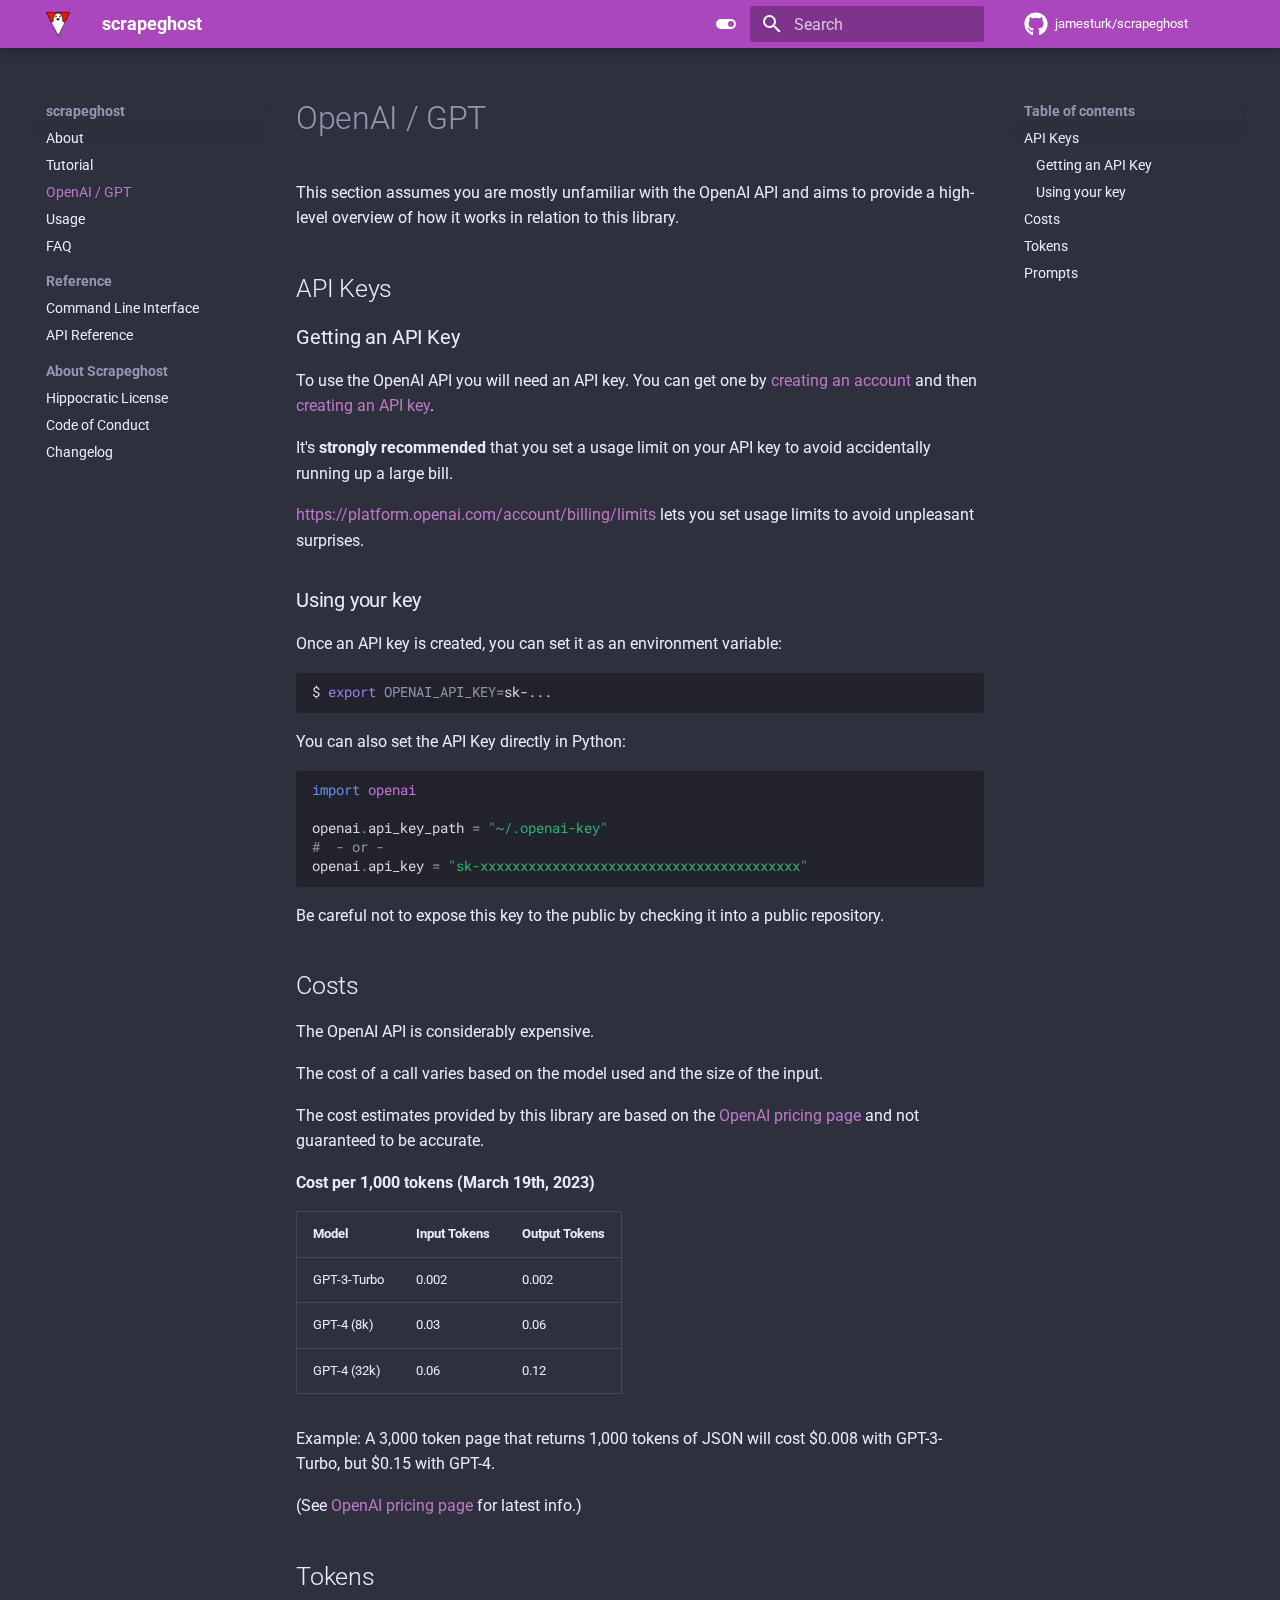
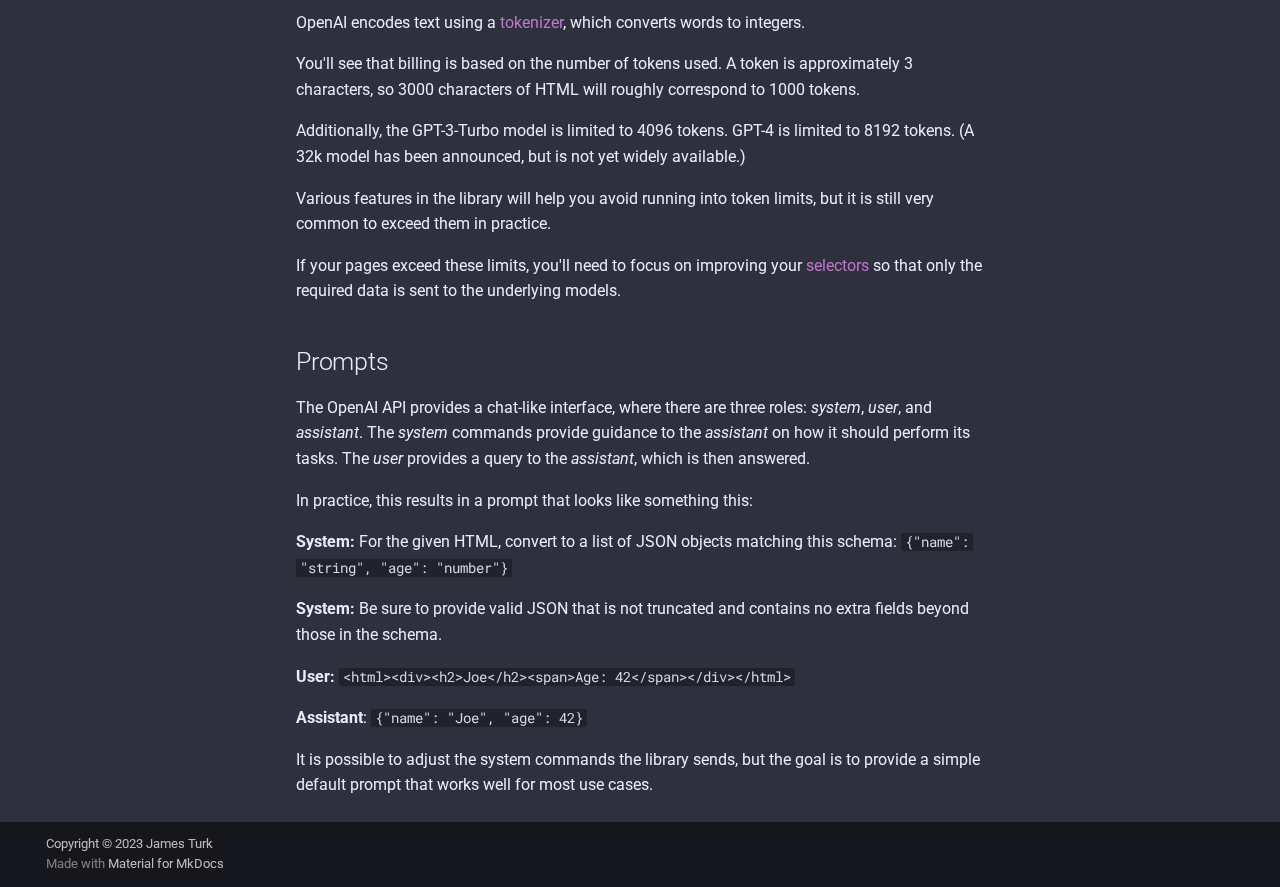
<file: openai/index.html>
<!doctype html>
<html lang="en" class="no-js">
  <head>
    
      <meta charset="utf-8">
      <meta name="viewport" content="width=device-width,initial-scale=1">
      
        <meta name="description" content="An experimental library for automated web scraping with GPT.">
      
      
        <meta name="author" content="James Turk">
      
      
        <link rel="canonical" href="https://jamesturk.github.io/scrapeghost/openai/">
      
      
        <link rel="prev" href="../tutorial/">
      
      
        <link rel="next" href="../usage/">
      
      <link rel="icon" href="../assets/scrapeghost.png">
      <meta name="generator" content="mkdocs-1.4.2, mkdocs-material-9.1.3">
    
    
      
        <title>OpenAI / GPT - scrapeghost</title>
      
    
    
      <link rel="stylesheet" href="../assets/stylesheets/main.c4a75a56.min.css">
      
        
        <link rel="stylesheet" href="../assets/stylesheets/palette.a0c5b2b5.min.css">
      
      

    
    
    
      
        
        
        <link rel="preconnect" href="https://fonts.gstatic.com" crossorigin>
        <link rel="stylesheet" href="https://fonts.googleapis.com/css?family=Roboto:300,300i,400,400i,700,700i%7CRoboto+Mono:400,400i,700,700i&display=fallback">
        <style>:root{--md-text-font:"Roboto";--md-code-font:"Roboto Mono"}</style>
      
    
    
      <link rel="stylesheet" href="../assets/extra.css">
    
    <script>__md_scope=new URL("..",location),__md_hash=e=>[...e].reduce((e,_)=>(e<<5)-e+_.charCodeAt(0),0),__md_get=(e,_=localStorage,t=__md_scope)=>JSON.parse(_.getItem(t.pathname+"."+e)),__md_set=(e,_,t=localStorage,a=__md_scope)=>{try{t.setItem(a.pathname+"."+e,JSON.stringify(_))}catch(e){}}</script>
    
      

    
    
    
  </head>
  
  
    
    
      
    
    
    
    
    <body dir="ltr" data-md-color-scheme="slate" data-md-color-primary="purple" data-md-color-accent="purple">
  
    
    
      <script>var palette=__md_get("__palette");if(palette&&"object"==typeof palette.color)for(var key of Object.keys(palette.color))document.body.setAttribute("data-md-color-"+key,palette.color[key])</script>
    
    <input class="md-toggle" data-md-toggle="drawer" type="checkbox" id="__drawer" autocomplete="off">
    <input class="md-toggle" data-md-toggle="search" type="checkbox" id="__search" autocomplete="off">
    <label class="md-overlay" for="__drawer"></label>
    <div data-md-component="skip">
      
        
        <a href="#openai-gpt" class="md-skip">
          Skip to content
        </a>
      
    </div>
    <div data-md-component="announce">
      
    </div>
    
    
      

  

<header class="md-header md-header--shadow" data-md-component="header">
  <nav class="md-header__inner md-grid" aria-label="Header">
    <a href=".." title="scrapeghost" class="md-header__button md-logo" aria-label="scrapeghost" data-md-component="logo">
      
  <img src="../assets/scrapeghost.png" alt="logo">

    </a>
    <label class="md-header__button md-icon" for="__drawer">
      <svg xmlns="http://www.w3.org/2000/svg" viewBox="0 0 24 24"><path d="M3 6h18v2H3V6m0 5h18v2H3v-2m0 5h18v2H3v-2Z"/></svg>
    </label>
    <div class="md-header__title" data-md-component="header-title">
      <div class="md-header__ellipsis">
        <div class="md-header__topic">
          <span class="md-ellipsis">
            scrapeghost
          </span>
        </div>
        <div class="md-header__topic" data-md-component="header-topic">
          <span class="md-ellipsis">
            
              OpenAI / GPT
            
          </span>
        </div>
      </div>
    </div>
    
      <form class="md-header__option" data-md-component="palette">
        
          
          <input class="md-option" data-md-color-media="" data-md-color-scheme="slate" data-md-color-primary="purple" data-md-color-accent="purple"  aria-label="Switch to light mode"  type="radio" name="__palette" id="__palette_1">
          
            <label class="md-header__button md-icon" title="Switch to light mode" for="__palette_2" hidden>
              <svg xmlns="http://www.w3.org/2000/svg" viewBox="0 0 24 24"><path d="M17 7H7a5 5 0 0 0-5 5 5 5 0 0 0 5 5h10a5 5 0 0 0 5-5 5 5 0 0 0-5-5m0 8a3 3 0 0 1-3-3 3 3 0 0 1 3-3 3 3 0 0 1 3 3 3 3 0 0 1-3 3Z"/></svg>
            </label>
          
        
          
          <input class="md-option" data-md-color-media="" data-md-color-scheme="default" data-md-color-primary="purple" data-md-color-accent="purple"  aria-label="Switch to dark mode"  type="radio" name="__palette" id="__palette_2">
          
            <label class="md-header__button md-icon" title="Switch to dark mode" for="__palette_1" hidden>
              <svg xmlns="http://www.w3.org/2000/svg" viewBox="0 0 24 24"><path d="M17 6H7c-3.31 0-6 2.69-6 6s2.69 6 6 6h10c3.31 0 6-2.69 6-6s-2.69-6-6-6zm0 10H7c-2.21 0-4-1.79-4-4s1.79-4 4-4h10c2.21 0 4 1.79 4 4s-1.79 4-4 4zM7 9c-1.66 0-3 1.34-3 3s1.34 3 3 3 3-1.34 3-3-1.34-3-3-3z"/></svg>
            </label>
          
        
      </form>
    
    
    
      <label class="md-header__button md-icon" for="__search">
        <svg xmlns="http://www.w3.org/2000/svg" viewBox="0 0 24 24"><path d="M9.5 3A6.5 6.5 0 0 1 16 9.5c0 1.61-.59 3.09-1.56 4.23l.27.27h.79l5 5-1.5 1.5-5-5v-.79l-.27-.27A6.516 6.516 0 0 1 9.5 16 6.5 6.5 0 0 1 3 9.5 6.5 6.5 0 0 1 9.5 3m0 2C7 5 5 7 5 9.5S7 14 9.5 14 14 12 14 9.5 12 5 9.5 5Z"/></svg>
      </label>
      <div class="md-search" data-md-component="search" role="dialog">
  <label class="md-search__overlay" for="__search"></label>
  <div class="md-search__inner" role="search">
    <form class="md-search__form" name="search">
      <input type="text" class="md-search__input" name="query" aria-label="Search" placeholder="Search" autocapitalize="off" autocorrect="off" autocomplete="off" spellcheck="false" data-md-component="search-query" required>
      <label class="md-search__icon md-icon" for="__search">
        <svg xmlns="http://www.w3.org/2000/svg" viewBox="0 0 24 24"><path d="M9.5 3A6.5 6.5 0 0 1 16 9.5c0 1.61-.59 3.09-1.56 4.23l.27.27h.79l5 5-1.5 1.5-5-5v-.79l-.27-.27A6.516 6.516 0 0 1 9.5 16 6.5 6.5 0 0 1 3 9.5 6.5 6.5 0 0 1 9.5 3m0 2C7 5 5 7 5 9.5S7 14 9.5 14 14 12 14 9.5 12 5 9.5 5Z"/></svg>
        <svg xmlns="http://www.w3.org/2000/svg" viewBox="0 0 24 24"><path d="M20 11v2H8l5.5 5.5-1.42 1.42L4.16 12l7.92-7.92L13.5 5.5 8 11h12Z"/></svg>
      </label>
      <nav class="md-search__options" aria-label="Search">
        
        <button type="reset" class="md-search__icon md-icon" title="Clear" aria-label="Clear" tabindex="-1">
          <svg xmlns="http://www.w3.org/2000/svg" viewBox="0 0 24 24"><path d="M19 6.41 17.59 5 12 10.59 6.41 5 5 6.41 10.59 12 5 17.59 6.41 19 12 13.41 17.59 19 19 17.59 13.41 12 19 6.41Z"/></svg>
        </button>
      </nav>
      
    </form>
    <div class="md-search__output">
      <div class="md-search__scrollwrap" data-md-scrollfix>
        <div class="md-search-result" data-md-component="search-result">
          <div class="md-search-result__meta">
            Initializing search
          </div>
          <ol class="md-search-result__list" role="presentation"></ol>
        </div>
      </div>
    </div>
  </div>
</div>
    
    
      <div class="md-header__source">
        <a href="https://github.com/jamesturk/scrapeghost/" title="Go to repository" class="md-source" data-md-component="source">
  <div class="md-source__icon md-icon">
    
    <svg xmlns="http://www.w3.org/2000/svg" viewBox="0 0 496 512"><!--! Font Awesome Free 6.3.0 by @fontawesome - https://fontawesome.com License - https://fontawesome.com/license/free (Icons: CC BY 4.0, Fonts: SIL OFL 1.1, Code: MIT License) Copyright 2023 Fonticons, Inc.--><path d="M165.9 397.4c0 2-2.3 3.6-5.2 3.6-3.3.3-5.6-1.3-5.6-3.6 0-2 2.3-3.6 5.2-3.6 3-.3 5.6 1.3 5.6 3.6zm-31.1-4.5c-.7 2 1.3 4.3 4.3 4.9 2.6 1 5.6 0 6.2-2s-1.3-4.3-4.3-5.2c-2.6-.7-5.5.3-6.2 2.3zm44.2-1.7c-2.9.7-4.9 2.6-4.6 4.9.3 2 2.9 3.3 5.9 2.6 2.9-.7 4.9-2.6 4.6-4.6-.3-1.9-3-3.2-5.9-2.9zM244.8 8C106.1 8 0 113.3 0 252c0 110.9 69.8 205.8 169.5 239.2 12.8 2.3 17.3-5.6 17.3-12.1 0-6.2-.3-40.4-.3-61.4 0 0-70 15-84.7-29.8 0 0-11.4-29.1-27.8-36.6 0 0-22.9-15.7 1.6-15.4 0 0 24.9 2 38.6 25.8 21.9 38.6 58.6 27.5 72.9 20.9 2.3-16 8.8-27.1 16-33.7-55.9-6.2-112.3-14.3-112.3-110.5 0-27.5 7.6-41.3 23.6-58.9-2.6-6.5-11.1-33.3 2.6-67.9 20.9-6.5 69 27 69 27 20-5.6 41.5-8.5 62.8-8.5s42.8 2.9 62.8 8.5c0 0 48.1-33.6 69-27 13.7 34.7 5.2 61.4 2.6 67.9 16 17.7 25.8 31.5 25.8 58.9 0 96.5-58.9 104.2-114.8 110.5 9.2 7.9 17 22.9 17 46.4 0 33.7-.3 75.4-.3 83.6 0 6.5 4.6 14.4 17.3 12.1C428.2 457.8 496 362.9 496 252 496 113.3 383.5 8 244.8 8zM97.2 352.9c-1.3 1-1 3.3.7 5.2 1.6 1.6 3.9 2.3 5.2 1 1.3-1 1-3.3-.7-5.2-1.6-1.6-3.9-2.3-5.2-1zm-10.8-8.1c-.7 1.3.3 2.9 2.3 3.9 1.6 1 3.6.7 4.3-.7.7-1.3-.3-2.9-2.3-3.9-2-.6-3.6-.3-4.3.7zm32.4 35.6c-1.6 1.3-1 4.3 1.3 6.2 2.3 2.3 5.2 2.6 6.5 1 1.3-1.3.7-4.3-1.3-6.2-2.2-2.3-5.2-2.6-6.5-1zm-11.4-14.7c-1.6 1-1.6 3.6 0 5.9 1.6 2.3 4.3 3.3 5.6 2.3 1.6-1.3 1.6-3.9 0-6.2-1.4-2.3-4-3.3-5.6-2z"/></svg>
  </div>
  <div class="md-source__repository">
    jamesturk/scrapeghost
  </div>
</a>
      </div>
    
  </nav>
  
</header>
    
    <div class="md-container" data-md-component="container">
      
      
        
          
        
      
      <main class="md-main" data-md-component="main">
        <div class="md-main__inner md-grid">
          
            
              
              <div class="md-sidebar md-sidebar--primary" data-md-component="sidebar" data-md-type="navigation" >
                <div class="md-sidebar__scrollwrap">
                  <div class="md-sidebar__inner">
                    


<nav class="md-nav md-nav--primary" aria-label="Navigation" data-md-level="0">
  <label class="md-nav__title" for="__drawer">
    <a href=".." title="scrapeghost" class="md-nav__button md-logo" aria-label="scrapeghost" data-md-component="logo">
      
  <img src="../assets/scrapeghost.png" alt="logo">

    </a>
    scrapeghost
  </label>
  
    <div class="md-nav__source">
      <a href="https://github.com/jamesturk/scrapeghost/" title="Go to repository" class="md-source" data-md-component="source">
  <div class="md-source__icon md-icon">
    
    <svg xmlns="http://www.w3.org/2000/svg" viewBox="0 0 496 512"><!--! Font Awesome Free 6.3.0 by @fontawesome - https://fontawesome.com License - https://fontawesome.com/license/free (Icons: CC BY 4.0, Fonts: SIL OFL 1.1, Code: MIT License) Copyright 2023 Fonticons, Inc.--><path d="M165.9 397.4c0 2-2.3 3.6-5.2 3.6-3.3.3-5.6-1.3-5.6-3.6 0-2 2.3-3.6 5.2-3.6 3-.3 5.6 1.3 5.6 3.6zm-31.1-4.5c-.7 2 1.3 4.3 4.3 4.9 2.6 1 5.6 0 6.2-2s-1.3-4.3-4.3-5.2c-2.6-.7-5.5.3-6.2 2.3zm44.2-1.7c-2.9.7-4.9 2.6-4.6 4.9.3 2 2.9 3.3 5.9 2.6 2.9-.7 4.9-2.6 4.6-4.6-.3-1.9-3-3.2-5.9-2.9zM244.8 8C106.1 8 0 113.3 0 252c0 110.9 69.8 205.8 169.5 239.2 12.8 2.3 17.3-5.6 17.3-12.1 0-6.2-.3-40.4-.3-61.4 0 0-70 15-84.7-29.8 0 0-11.4-29.1-27.8-36.6 0 0-22.9-15.7 1.6-15.4 0 0 24.9 2 38.6 25.8 21.9 38.6 58.6 27.5 72.9 20.9 2.3-16 8.8-27.1 16-33.7-55.9-6.2-112.3-14.3-112.3-110.5 0-27.5 7.6-41.3 23.6-58.9-2.6-6.5-11.1-33.3 2.6-67.9 20.9-6.5 69 27 69 27 20-5.6 41.5-8.5 62.8-8.5s42.8 2.9 62.8 8.5c0 0 48.1-33.6 69-27 13.7 34.7 5.2 61.4 2.6 67.9 16 17.7 25.8 31.5 25.8 58.9 0 96.5-58.9 104.2-114.8 110.5 9.2 7.9 17 22.9 17 46.4 0 33.7-.3 75.4-.3 83.6 0 6.5 4.6 14.4 17.3 12.1C428.2 457.8 496 362.9 496 252 496 113.3 383.5 8 244.8 8zM97.2 352.9c-1.3 1-1 3.3.7 5.2 1.6 1.6 3.9 2.3 5.2 1 1.3-1 1-3.3-.7-5.2-1.6-1.6-3.9-2.3-5.2-1zm-10.8-8.1c-.7 1.3.3 2.9 2.3 3.9 1.6 1 3.6.7 4.3-.7.7-1.3-.3-2.9-2.3-3.9-2-.6-3.6-.3-4.3.7zm32.4 35.6c-1.6 1.3-1 4.3 1.3 6.2 2.3 2.3 5.2 2.6 6.5 1 1.3-1.3.7-4.3-1.3-6.2-2.2-2.3-5.2-2.6-6.5-1zm-11.4-14.7c-1.6 1-1.6 3.6 0 5.9 1.6 2.3 4.3 3.3 5.6 2.3 1.6-1.3 1.6-3.9 0-6.2-1.4-2.3-4-3.3-5.6-2z"/></svg>
  </div>
  <div class="md-source__repository">
    jamesturk/scrapeghost
  </div>
</a>
    </div>
  
  <ul class="md-nav__list" data-md-scrollfix>
    
      
      
      

  
  
  
    <li class="md-nav__item">
      <a href=".." class="md-nav__link">
        About
      </a>
    </li>
  

    
      
      
      

  
  
  
    <li class="md-nav__item">
      <a href="../tutorial/" class="md-nav__link">
        Tutorial
      </a>
    </li>
  

    
      
      
      

  
  
    
  
  
    <li class="md-nav__item md-nav__item--active">
      
      <input class="md-nav__toggle md-toggle" type="checkbox" id="__toc">
      
      
        
      
      
        <label class="md-nav__link md-nav__link--active" for="__toc">
          OpenAI / GPT
          <span class="md-nav__icon md-icon"></span>
        </label>
      
      <a href="./" class="md-nav__link md-nav__link--active">
        OpenAI / GPT
      </a>
      
        

<nav class="md-nav md-nav--secondary" aria-label="Table of contents">
  
  
  
    
  
  
    <label class="md-nav__title" for="__toc">
      <span class="md-nav__icon md-icon"></span>
      Table of contents
    </label>
    <ul class="md-nav__list" data-md-component="toc" data-md-scrollfix>
      
        <li class="md-nav__item">
  <a href="#api-keys" class="md-nav__link">
    API Keys
  </a>
  
    <nav class="md-nav" aria-label="API Keys">
      <ul class="md-nav__list">
        
          <li class="md-nav__item">
  <a href="#getting-an-api-key" class="md-nav__link">
    Getting an API Key
  </a>
  
</li>
        
          <li class="md-nav__item">
  <a href="#using-your-key" class="md-nav__link">
    Using your key
  </a>
  
</li>
        
      </ul>
    </nav>
  
</li>
      
        <li class="md-nav__item">
  <a href="#costs" class="md-nav__link">
    Costs
  </a>
  
</li>
      
        <li class="md-nav__item">
  <a href="#tokens" class="md-nav__link">
    Tokens
  </a>
  
</li>
      
        <li class="md-nav__item">
  <a href="#prompts" class="md-nav__link">
    Prompts
  </a>
  
</li>
      
    </ul>
  
</nav>
      
    </li>
  

    
      
      
      

  
  
  
    <li class="md-nav__item">
      <a href="../usage/" class="md-nav__link">
        Usage
      </a>
    </li>
  

    
      
      
      

  
  
  
    <li class="md-nav__item">
      <a href="../faq/" class="md-nav__link">
        FAQ
      </a>
    </li>
  

    
      
      
      

  
  
  
    
      
    
    <li class="md-nav__item md-nav__item--section md-nav__item--nested">
      
      
      
      
      <input class="md-nav__toggle md-toggle " type="checkbox" id="__nav_6" >
      
      
      
        <label class="md-nav__link" for="__nav_6" id="__nav_6_label" tabindex="0">
          Reference
          <span class="md-nav__icon md-icon"></span>
        </label>
      
      <nav class="md-nav" data-md-level="1" aria-labelledby="__nav_6_label" aria-expanded="false">
        <label class="md-nav__title" for="__nav_6">
          <span class="md-nav__icon md-icon"></span>
          Reference
        </label>
        <ul class="md-nav__list" data-md-scrollfix>
          
            
              
  
  
  
    <li class="md-nav__item">
      <a href="../cli/" class="md-nav__link">
        Command Line Interface
      </a>
    </li>
  

            
          
            
              
  
  
  
    <li class="md-nav__item">
      <a href="../api/" class="md-nav__link">
        API Reference
      </a>
    </li>
  

            
          
        </ul>
      </nav>
    </li>
  

    
      
      
      

  
  
  
    
      
    
    <li class="md-nav__item md-nav__item--section md-nav__item--nested">
      
      
      
      
      <input class="md-nav__toggle md-toggle " type="checkbox" id="__nav_7" >
      
      
      
        <label class="md-nav__link" for="__nav_7" id="__nav_7_label" tabindex="0">
          About Scrapeghost
          <span class="md-nav__icon md-icon"></span>
        </label>
      
      <nav class="md-nav" data-md-level="1" aria-labelledby="__nav_7_label" aria-expanded="false">
        <label class="md-nav__title" for="__nav_7">
          <span class="md-nav__icon md-icon"></span>
          About Scrapeghost
        </label>
        <ul class="md-nav__list" data-md-scrollfix>
          
            
              
  
  
  
    <li class="md-nav__item">
      <a href="../LICENSE/" class="md-nav__link">
        Hippocratic License
      </a>
    </li>
  

            
          
            
              
  
  
  
    <li class="md-nav__item">
      <a href="../code_of_conduct/" class="md-nav__link">
        Code of Conduct
      </a>
    </li>
  

            
          
            
              
  
  
  
    <li class="md-nav__item">
      <a href="../changelog/" class="md-nav__link">
        Changelog
      </a>
    </li>
  

            
          
        </ul>
      </nav>
    </li>
  

    
  </ul>
</nav>
                  </div>
                </div>
              </div>
            
            
              
              <div class="md-sidebar md-sidebar--secondary" data-md-component="sidebar" data-md-type="toc" >
                <div class="md-sidebar__scrollwrap">
                  <div class="md-sidebar__inner">
                    

<nav class="md-nav md-nav--secondary" aria-label="Table of contents">
  
  
  
    
  
  
    <label class="md-nav__title" for="__toc">
      <span class="md-nav__icon md-icon"></span>
      Table of contents
    </label>
    <ul class="md-nav__list" data-md-component="toc" data-md-scrollfix>
      
        <li class="md-nav__item">
  <a href="#api-keys" class="md-nav__link">
    API Keys
  </a>
  
    <nav class="md-nav" aria-label="API Keys">
      <ul class="md-nav__list">
        
          <li class="md-nav__item">
  <a href="#getting-an-api-key" class="md-nav__link">
    Getting an API Key
  </a>
  
</li>
        
          <li class="md-nav__item">
  <a href="#using-your-key" class="md-nav__link">
    Using your key
  </a>
  
</li>
        
      </ul>
    </nav>
  
</li>
      
        <li class="md-nav__item">
  <a href="#costs" class="md-nav__link">
    Costs
  </a>
  
</li>
      
        <li class="md-nav__item">
  <a href="#tokens" class="md-nav__link">
    Tokens
  </a>
  
</li>
      
        <li class="md-nav__item">
  <a href="#prompts" class="md-nav__link">
    Prompts
  </a>
  
</li>
      
    </ul>
  
</nav>
                  </div>
                </div>
              </div>
            
          
          
            <div class="md-content" data-md-component="content">
              <article class="md-content__inner md-typeset">
                
                  

  
  


<h1 id="openai-gpt">OpenAI / GPT<a class="headerlink" href="#openai-gpt" title="Permanent link">&para;</a></h1>
<p>This section assumes you are mostly unfamiliar with the OpenAI API and aims to provide a high-level overview of how it works in relation to this library. </p>
<h2 id="api-keys">API Keys<a class="headerlink" href="#api-keys" title="Permanent link">&para;</a></h2>
<h3 id="getting-an-api-key">Getting an API Key<a class="headerlink" href="#getting-an-api-key" title="Permanent link">&para;</a></h3>
<p>To use the OpenAI API you will need an API key.  You can get one by <a href="https://platform.openai.com/signup">creating an account</a> and then <a href="https://platform.openai.com/account/api-keys">creating an API key</a>.</p>
<p>It's <strong>strongly recommended</strong> that you set a usage limit on your API key to avoid accidentally running up a large bill.</p>
<p><a href="https://platform.openai.com/account/billing/limits">https://platform.openai.com/account/billing/limits</a> lets you set usage limits to avoid unpleasant surprises.</p>
<h3 id="using-your-key">Using your key<a class="headerlink" href="#using-your-key" title="Permanent link">&para;</a></h3>
<p>Once an API key is created, you can set it as an environment variable:</p>
<div class="highlight"><pre><span></span><code>$<span class="w"> </span><span class="nb">export</span><span class="w"> </span><span class="nv">OPENAI_API_KEY</span><span class="o">=</span>sk-...
</code></pre></div>
<p>You can also set the API Key directly in Python:</p>
<div class="highlight"><pre><span></span><code><span class="kn">import</span> <span class="nn">openai</span>

<span class="n">openai</span><span class="o">.</span><span class="n">api_key_path</span> <span class="o">=</span> <span class="s2">&quot;~/.openai-key&quot;</span>
<span class="c1">#  - or -</span>
<span class="n">openai</span><span class="o">.</span><span class="n">api_key</span> <span class="o">=</span> <span class="s2">&quot;sk-xxxxxxxxxxxxxxxxxxxxxxxxxxxxxxxxxxxxxxxx&quot;</span>
</code></pre></div>
<p>Be careful not to expose this key to the public by checking it into a public repository.</p>
<h2 id="costs">Costs<a class="headerlink" href="#costs" title="Permanent link">&para;</a></h2>
<p>The OpenAI API is considerably expensive.</p>
<p>The cost of a call varies based on the model used and the size of the input.</p>
<p>The cost estimates provided by this library are based on the <a href="https://platform.openai.com/pricing">OpenAI pricing page</a> and not guaranteed to be accurate.</p>
<p><strong>Cost per 1,000 tokens (March 19th, 2023)</strong></p>
<table>
<thead>
<tr>
<th>Model</th>
<th>Input Tokens</th>
<th>Output Tokens</th>
</tr>
</thead>
<tbody>
<tr>
<td>GPT-3-Turbo</td>
<td>0.002</td>
<td>0.002</td>
</tr>
<tr>
<td>GPT-4 (8k)</td>
<td>0.03</td>
<td>0.06</td>
</tr>
<tr>
<td>GPT-4 (32k)</td>
<td>0.06</td>
<td>0.12</td>
</tr>
</tbody>
</table>
<p>Example: A 3,000 token page that returns 1,000 tokens of JSON will cost $0.008 with GPT-3-Turbo, but $0.15 with GPT-4.</p>
<p>(See <a href="https://platform.openai.com/pricing">OpenAI pricing page</a> for latest info.)</p>
<h2 id="tokens">Tokens<a class="headerlink" href="#tokens" title="Permanent link">&para;</a></h2>
<p>OpenAI encodes text using a <a href="https://github.com/openai/tiktoken">tokenizer</a>, which converts words to integers.</p>
<p>You'll see that billing is based on the number of tokens used.  A token is approximately 3 characters, so 3000 characters of HTML will roughly correspond to 1000 tokens.</p>
<p>Additionally, the GPT-3-Turbo model is limited to 4096 tokens.  GPT-4 is limited to 8192 tokens.  (A 32k model has been announced, but is not yet widely available.)</p>
<p>Various features in the library will help you avoid running into token limits, but it is still very common to exceed them in practice.</p>
<p>If your pages exceed these limits, you'll need to focus on improving your <a href="/api.md#selectors">selectors</a> so that only the required data is sent to the underlying models.</p>
<h2 id="prompts">Prompts<a class="headerlink" href="#prompts" title="Permanent link">&para;</a></h2>
<p>The OpenAI API provides a chat-like interface, where there are three roles: <em>system</em>, <em>user</em>, and <em>assistant</em>.  The <em>system</em> commands provide guidance to the <em>assistant</em> on how it should perform its tasks.  The <em>user</em> provides a query to the <em>assistant</em>, which is then answered.</p>
<p>In practice, this results in a prompt that looks like something this:</p>
<p><strong>System:</strong> For the given HTML, convert to a list of JSON objects matching this schema: <code>{"name": "string", "age": "number"}</code></p>
<p><strong>System:</strong> Be sure to provide valid JSON that is not truncated and contains no extra fields beyond those in the schema.</p>
<p><strong>User:</strong> <code>&lt;html&gt;&lt;div&gt;&lt;h2&gt;Joe&lt;/h2&gt;&lt;span&gt;Age: 42&lt;/span&gt;&lt;/div&gt;&lt;/html&gt;</code></p>
<p><strong>Assistant</strong>: <code>{"name": "Joe", "age": 42}</code></p>
<p>It is possible to adjust the system commands the library sends, but the goal is to provide a simple default prompt that works well for most use cases.</p>





                
              </article>
            </div>
          
          
  <script>var tabs=__md_get("__tabs");if(Array.isArray(tabs))e:for(var set of document.querySelectorAll(".tabbed-set")){var tab,labels=set.querySelector(".tabbed-labels");for(tab of tabs)for(var label of labels.getElementsByTagName("label"))if(label.innerText.trim()===tab){var input=document.getElementById(label.htmlFor);input.checked=!0;continue e}}</script>

        </div>
        
          <button type="button" class="md-top md-icon" data-md-component="top" hidden>
            <svg xmlns="http://www.w3.org/2000/svg" viewBox="0 0 24 24"><path d="M13 20h-2V8l-5.5 5.5-1.42-1.42L12 4.16l7.92 7.92-1.42 1.42L13 8v12Z"/></svg>
            Back to top
          </button>
        
      </main>
      
        <footer class="md-footer">
  
  <div class="md-footer-meta md-typeset">
    <div class="md-footer-meta__inner md-grid">
      <div class="md-copyright">
  
    <div class="md-copyright__highlight">
      Copyright &copy; 2023 James Turk
    </div>
  
  
    Made with
    <a href="https://squidfunk.github.io/mkdocs-material/" target="_blank" rel="noopener">
      Material for MkDocs
    </a>
  
</div>
      
    </div>
  </div>
</footer>
      
    </div>
    <div class="md-dialog" data-md-component="dialog">
      <div class="md-dialog__inner md-typeset"></div>
    </div>
    
    <script id="__config" type="application/json">{"base": "..", "features": ["navigation.sections", "navigation.top", "content.tabs.link"], "search": "../assets/javascripts/workers/search.208ed371.min.js", "translations": {"clipboard.copied": "Copied to clipboard", "clipboard.copy": "Copy to clipboard", "search.result.more.one": "1 more on this page", "search.result.more.other": "# more on this page", "search.result.none": "No matching documents", "search.result.one": "1 matching document", "search.result.other": "# matching documents", "search.result.placeholder": "Type to start searching", "search.result.term.missing": "Missing", "select.version": "Select version"}}</script>
    
    
      <script src="../assets/javascripts/bundle.efa0ade1.min.js"></script>
      
    
  </body>
</html>
</file>
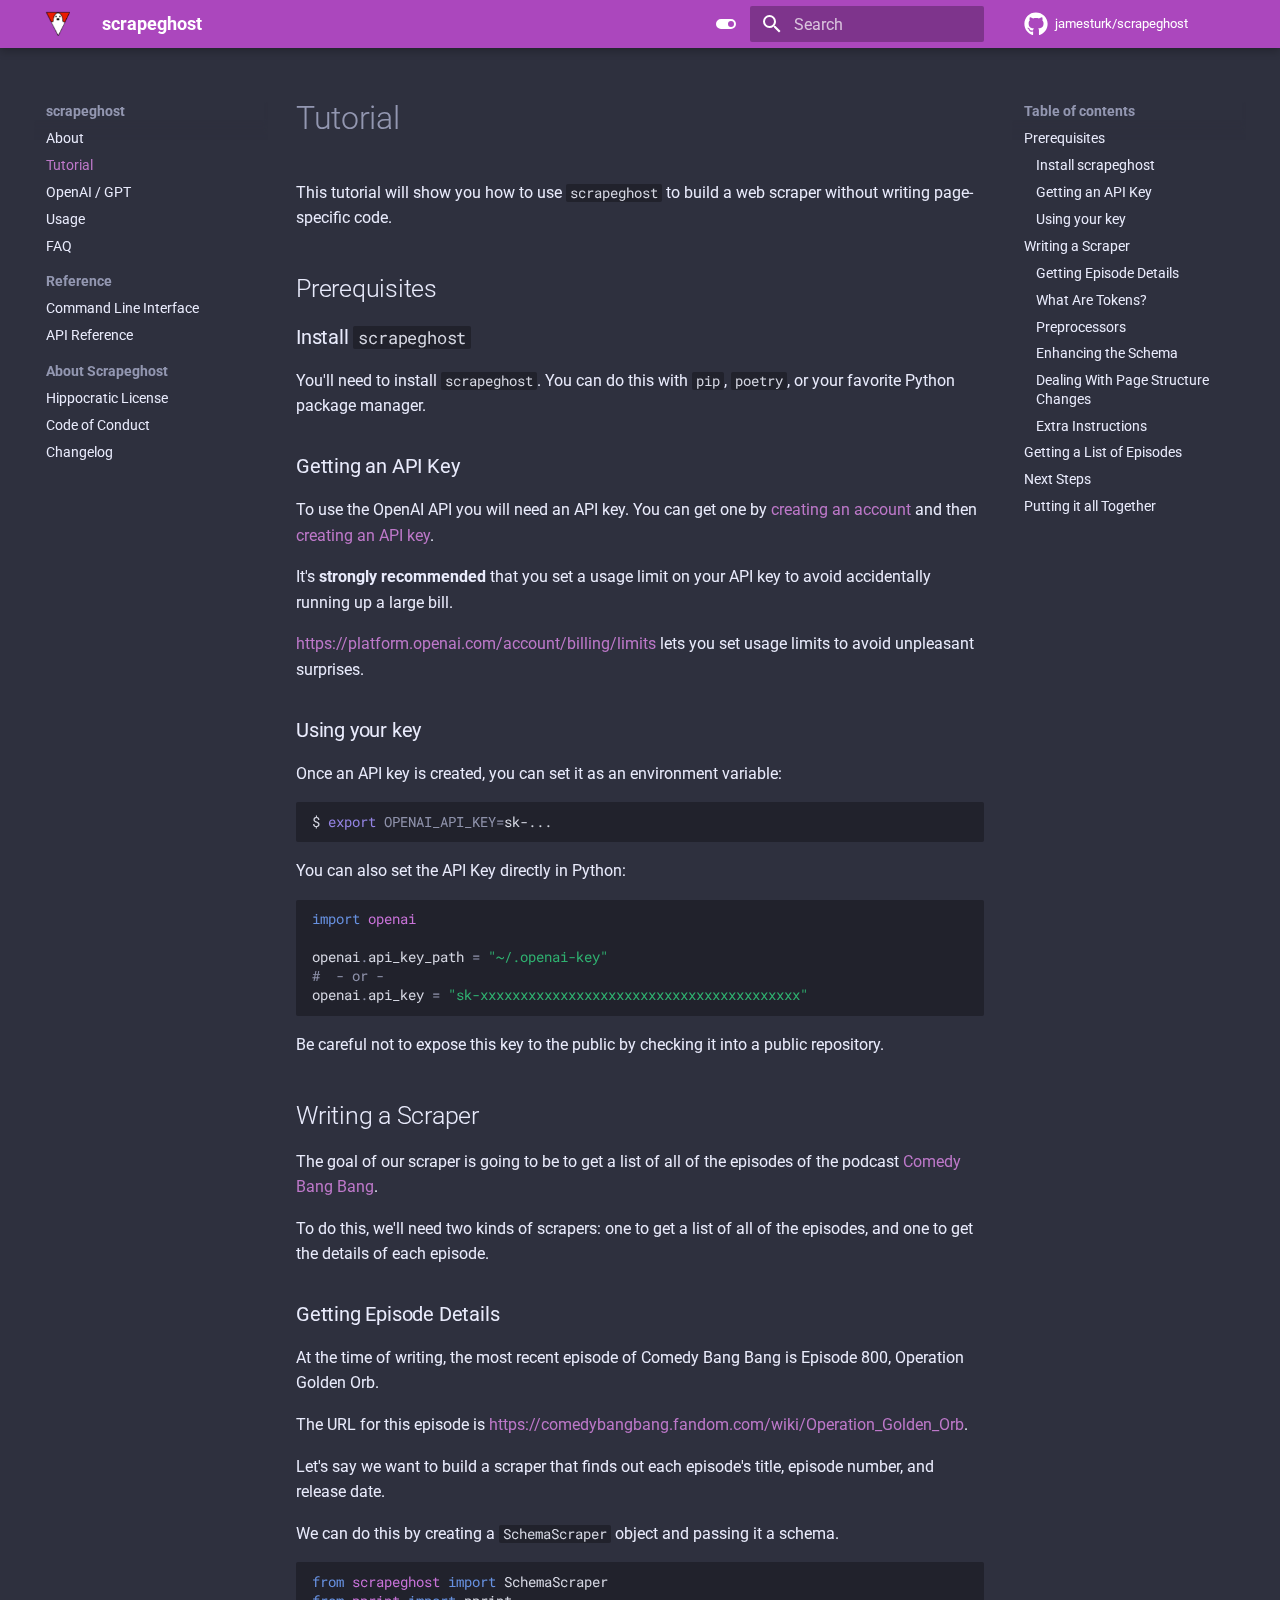
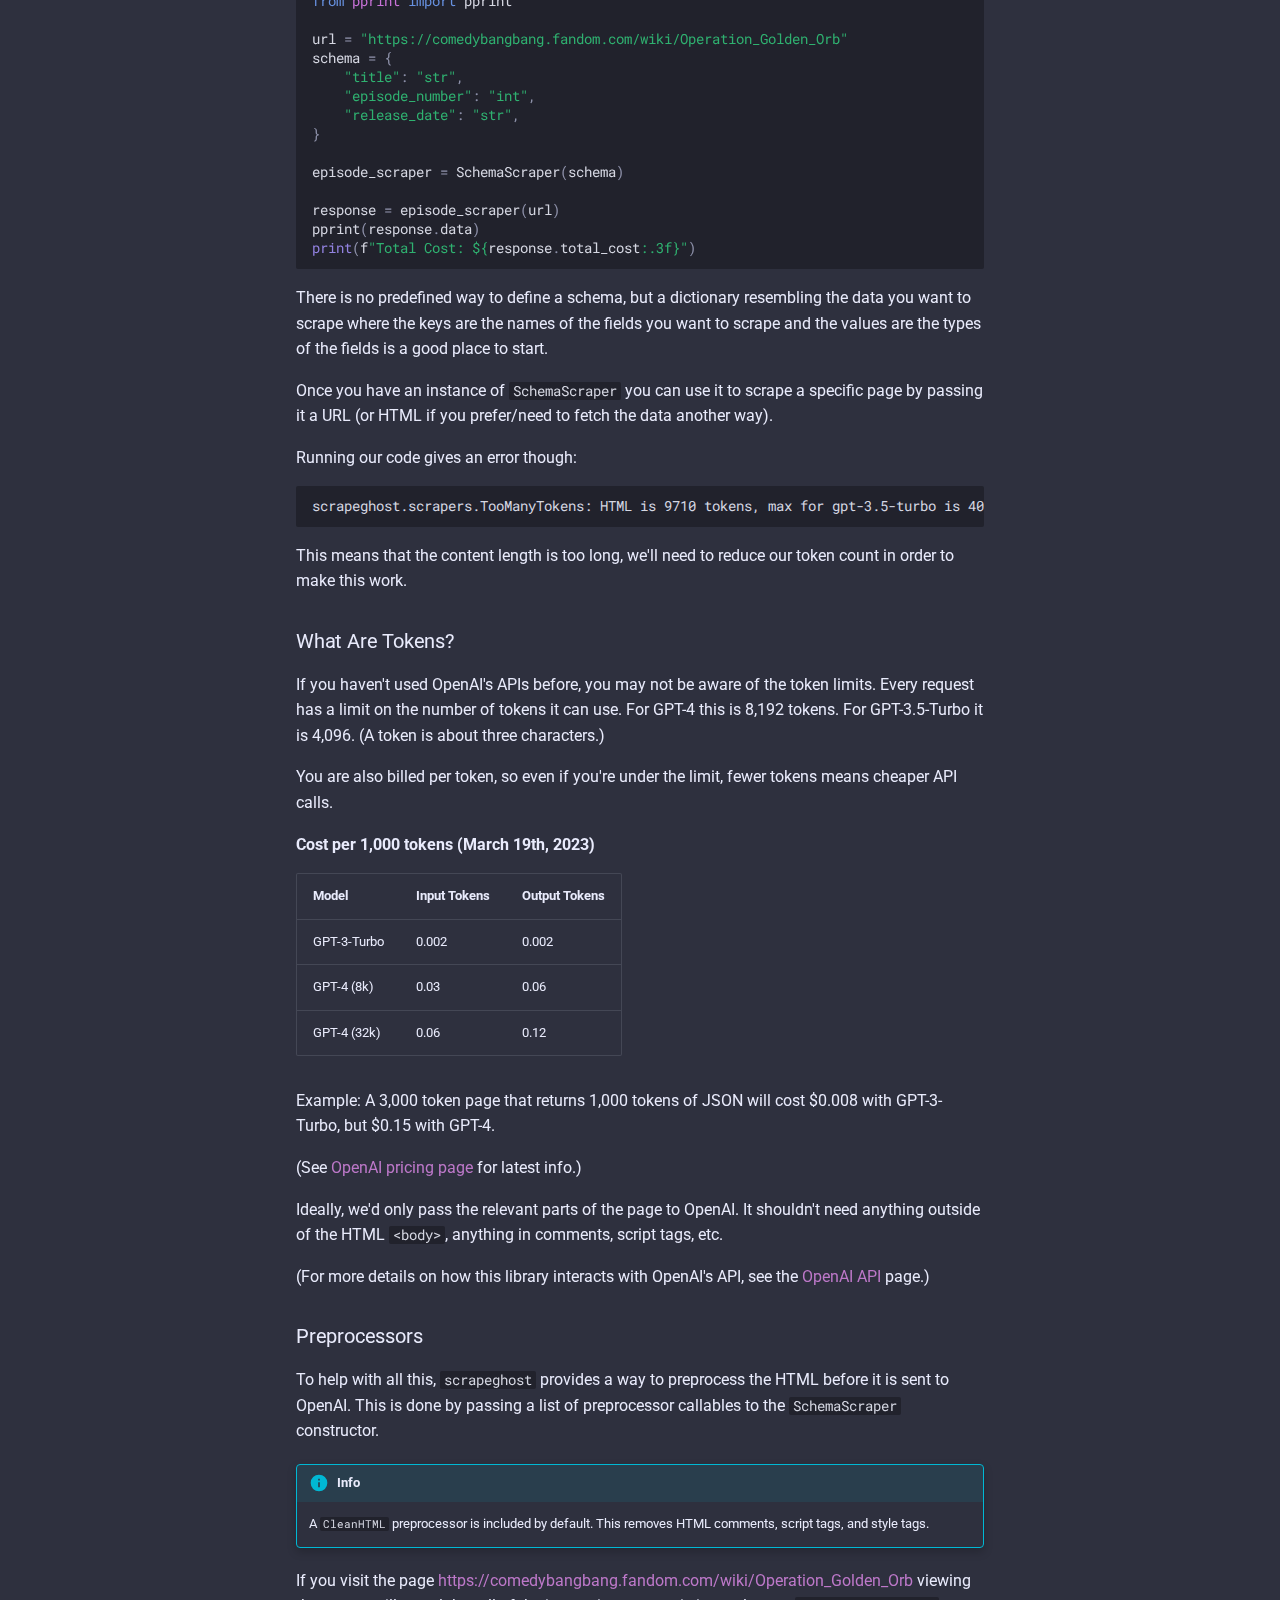
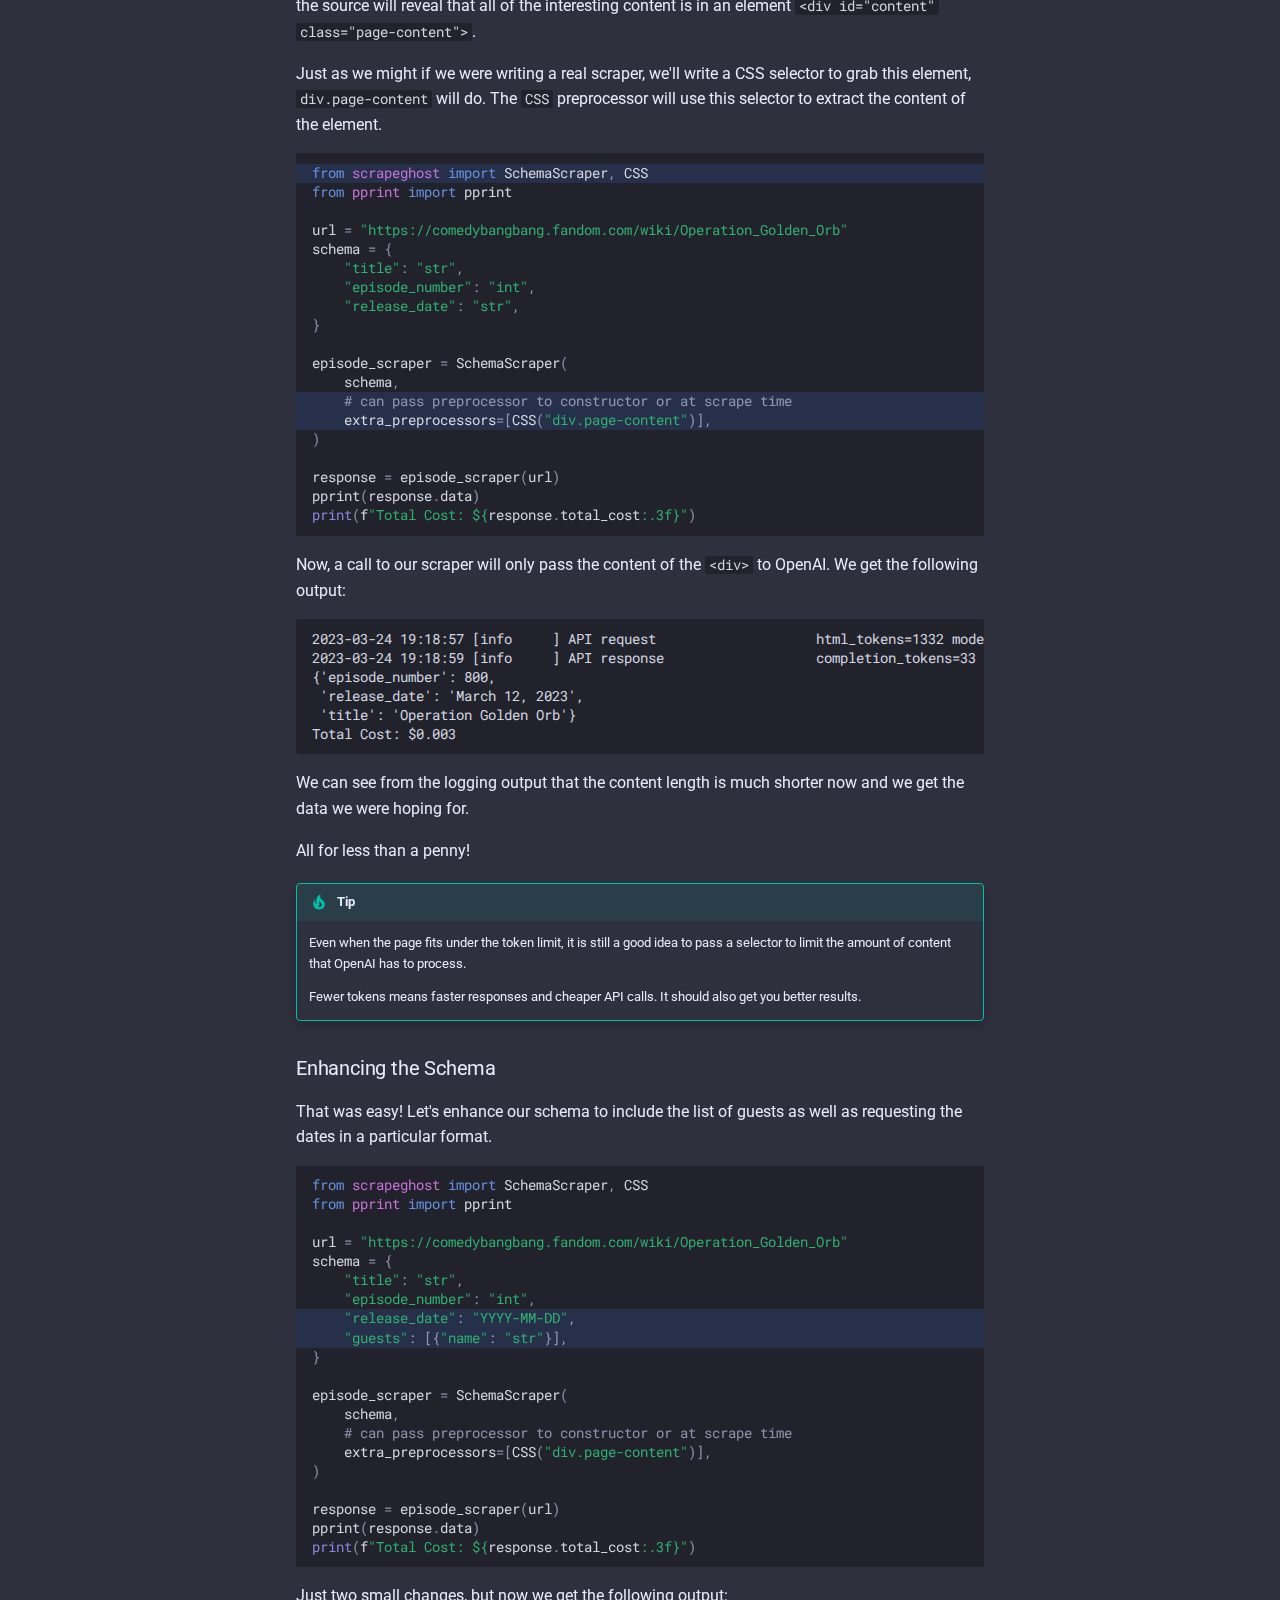
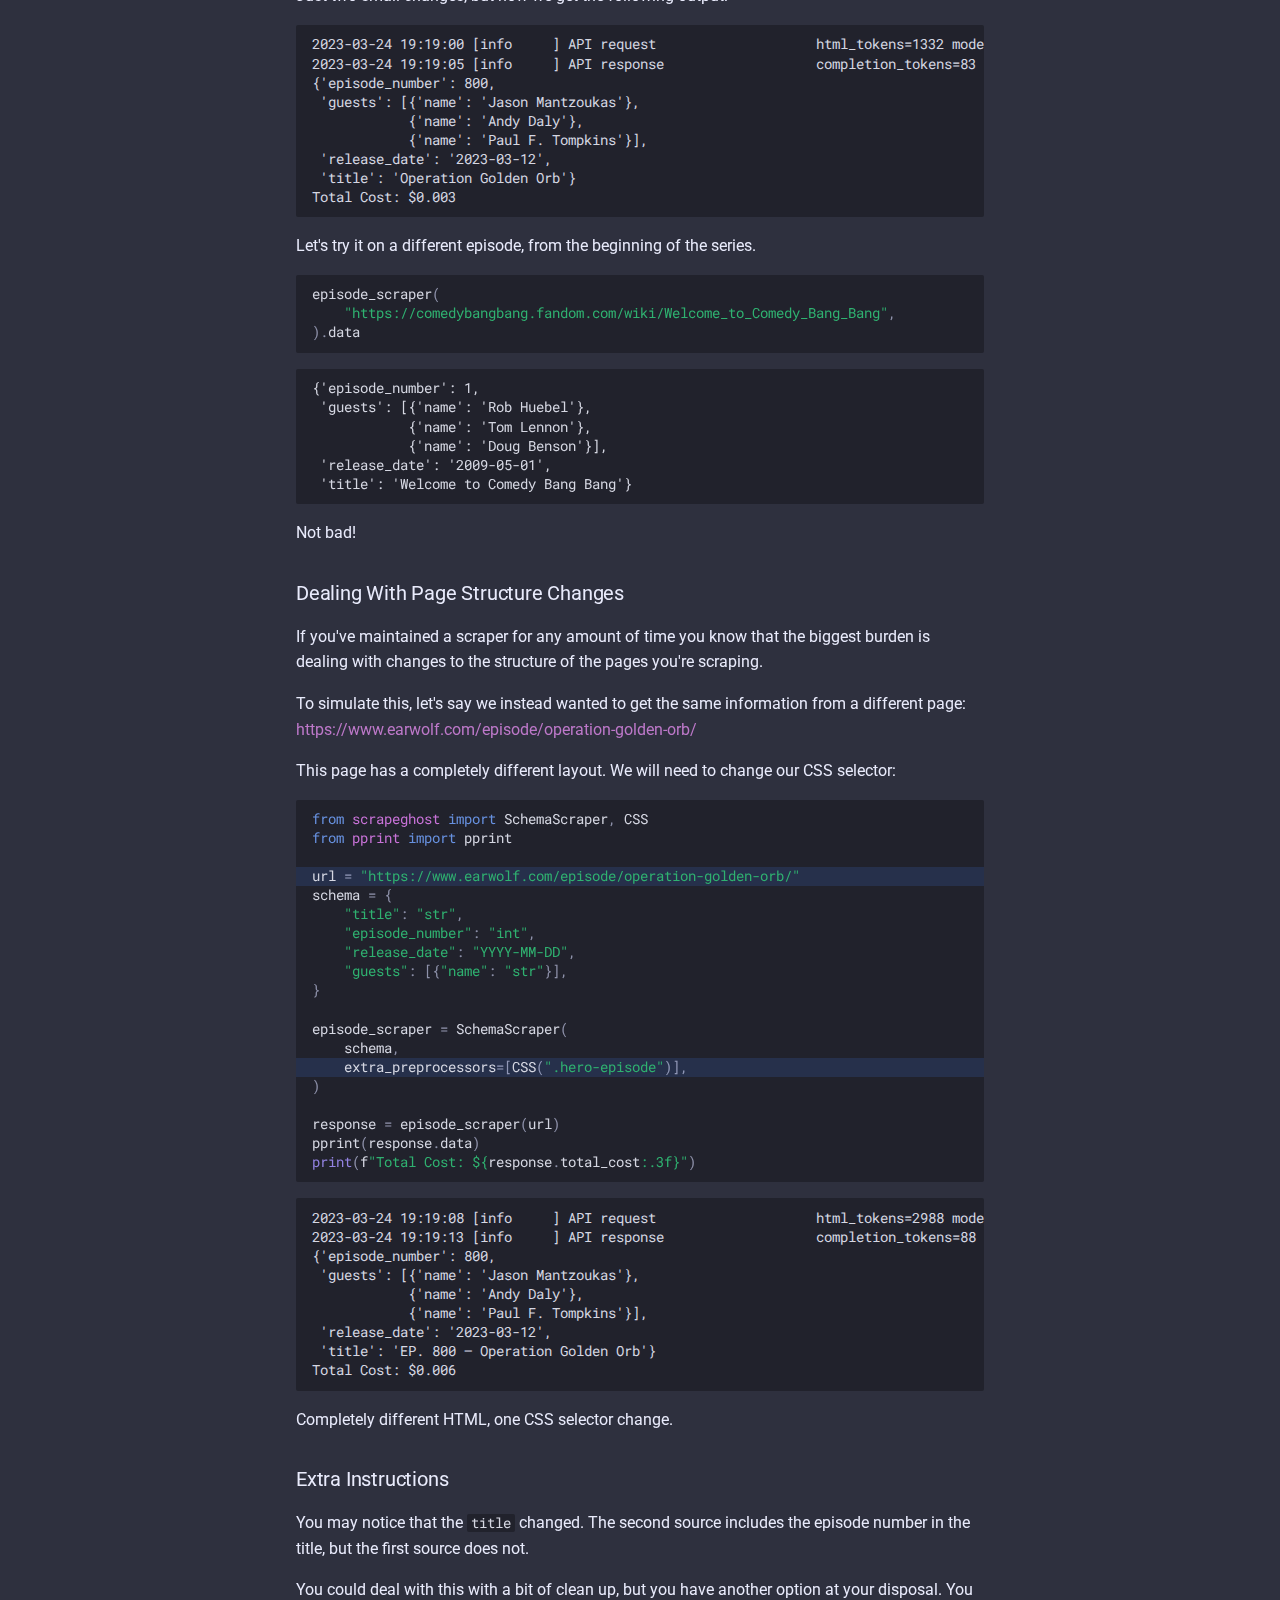
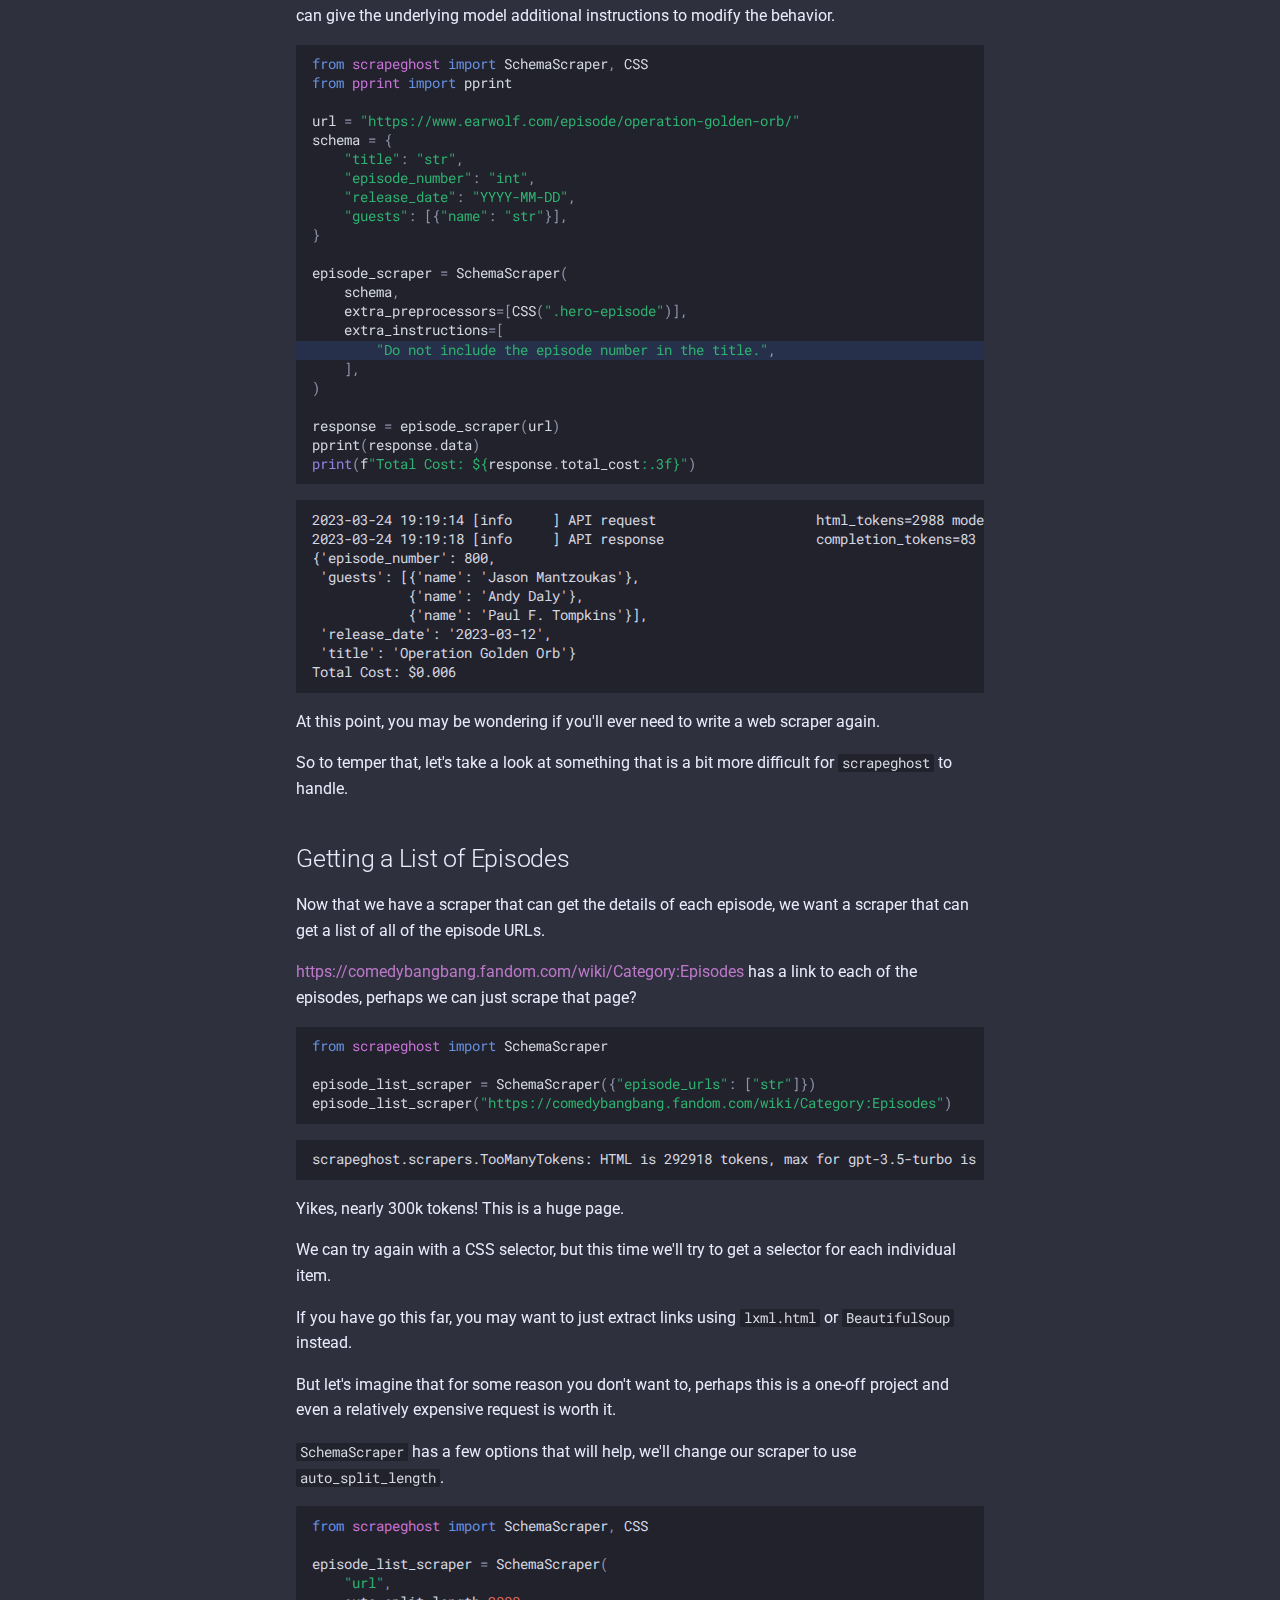
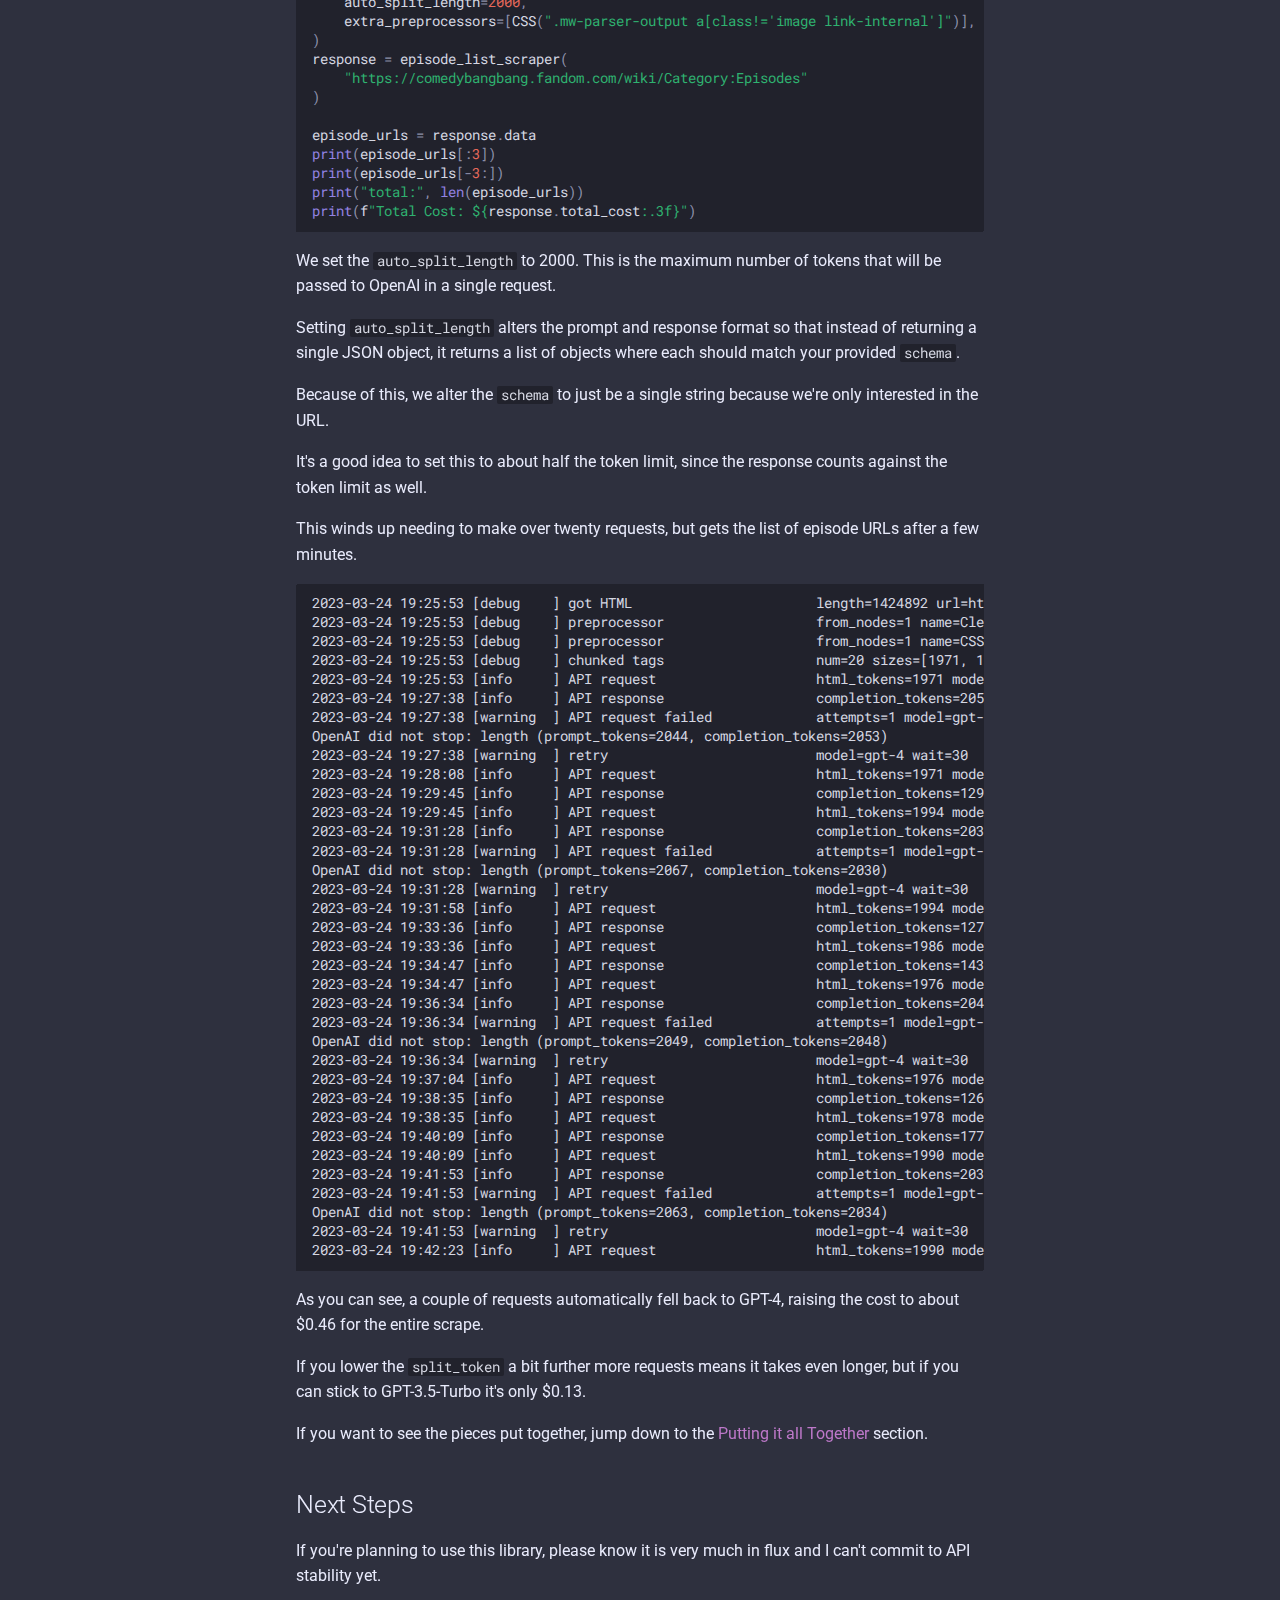
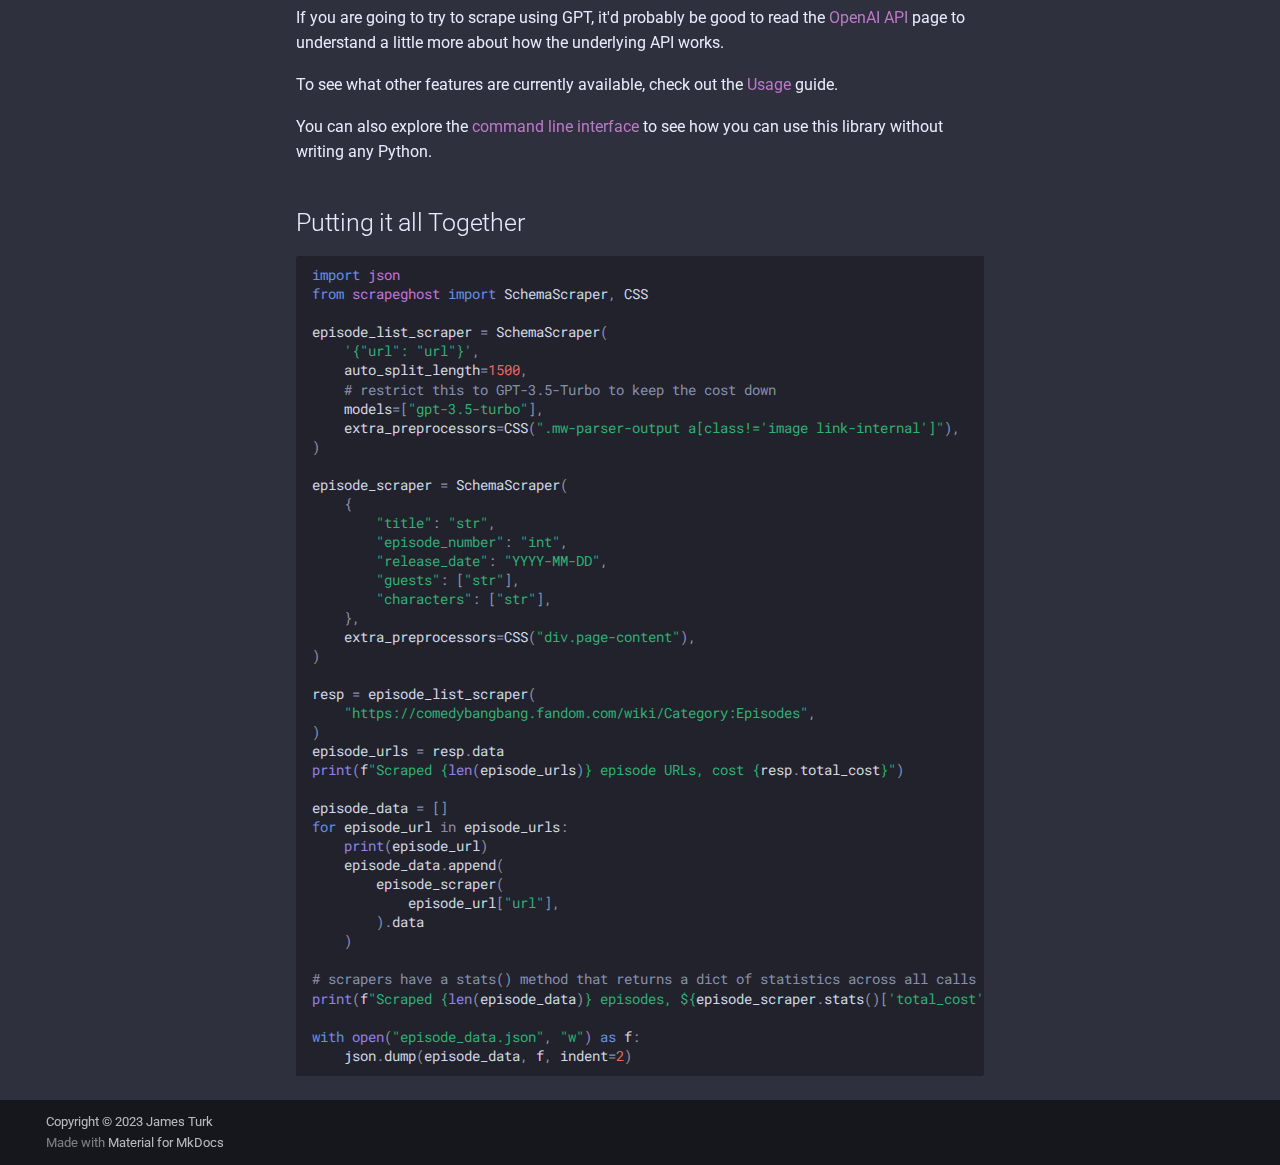
<file: tutorial/index.html>
<!doctype html>
<html lang="en" class="no-js">
  <head>
    
      <meta charset="utf-8">
      <meta name="viewport" content="width=device-width,initial-scale=1">
      
        <meta name="description" content="An experimental library for automated web scraping with GPT.">
      
      
        <meta name="author" content="James Turk">
      
      
        <link rel="canonical" href="https://jamesturk.github.io/scrapeghost/tutorial/">
      
      
        <link rel="prev" href="..">
      
      
        <link rel="next" href="../openai/">
      
      <link rel="icon" href="../assets/scrapeghost.png">
      <meta name="generator" content="mkdocs-1.4.2, mkdocs-material-9.1.3">
    
    
      
        <title>Tutorial - scrapeghost</title>
      
    
    
      <link rel="stylesheet" href="../assets/stylesheets/main.c4a75a56.min.css">
      
        
        <link rel="stylesheet" href="../assets/stylesheets/palette.a0c5b2b5.min.css">
      
      

    
    
    
      
        
        
        <link rel="preconnect" href="https://fonts.gstatic.com" crossorigin>
        <link rel="stylesheet" href="https://fonts.googleapis.com/css?family=Roboto:300,300i,400,400i,700,700i%7CRoboto+Mono:400,400i,700,700i&display=fallback">
        <style>:root{--md-text-font:"Roboto";--md-code-font:"Roboto Mono"}</style>
      
    
    
      <link rel="stylesheet" href="../assets/extra.css">
    
    <script>__md_scope=new URL("..",location),__md_hash=e=>[...e].reduce((e,_)=>(e<<5)-e+_.charCodeAt(0),0),__md_get=(e,_=localStorage,t=__md_scope)=>JSON.parse(_.getItem(t.pathname+"."+e)),__md_set=(e,_,t=localStorage,a=__md_scope)=>{try{t.setItem(a.pathname+"."+e,JSON.stringify(_))}catch(e){}}</script>
    
      

    
    
    
  </head>
  
  
    
    
      
    
    
    
    
    <body dir="ltr" data-md-color-scheme="slate" data-md-color-primary="purple" data-md-color-accent="purple">
  
    
    
      <script>var palette=__md_get("__palette");if(palette&&"object"==typeof palette.color)for(var key of Object.keys(palette.color))document.body.setAttribute("data-md-color-"+key,palette.color[key])</script>
    
    <input class="md-toggle" data-md-toggle="drawer" type="checkbox" id="__drawer" autocomplete="off">
    <input class="md-toggle" data-md-toggle="search" type="checkbox" id="__search" autocomplete="off">
    <label class="md-overlay" for="__drawer"></label>
    <div data-md-component="skip">
      
        
        <a href="#tutorial" class="md-skip">
          Skip to content
        </a>
      
    </div>
    <div data-md-component="announce">
      
    </div>
    
    
      

  

<header class="md-header md-header--shadow" data-md-component="header">
  <nav class="md-header__inner md-grid" aria-label="Header">
    <a href=".." title="scrapeghost" class="md-header__button md-logo" aria-label="scrapeghost" data-md-component="logo">
      
  <img src="../assets/scrapeghost.png" alt="logo">

    </a>
    <label class="md-header__button md-icon" for="__drawer">
      <svg xmlns="http://www.w3.org/2000/svg" viewBox="0 0 24 24"><path d="M3 6h18v2H3V6m0 5h18v2H3v-2m0 5h18v2H3v-2Z"/></svg>
    </label>
    <div class="md-header__title" data-md-component="header-title">
      <div class="md-header__ellipsis">
        <div class="md-header__topic">
          <span class="md-ellipsis">
            scrapeghost
          </span>
        </div>
        <div class="md-header__topic" data-md-component="header-topic">
          <span class="md-ellipsis">
            
              Tutorial
            
          </span>
        </div>
      </div>
    </div>
    
      <form class="md-header__option" data-md-component="palette">
        
          
          <input class="md-option" data-md-color-media="" data-md-color-scheme="slate" data-md-color-primary="purple" data-md-color-accent="purple"  aria-label="Switch to light mode"  type="radio" name="__palette" id="__palette_1">
          
            <label class="md-header__button md-icon" title="Switch to light mode" for="__palette_2" hidden>
              <svg xmlns="http://www.w3.org/2000/svg" viewBox="0 0 24 24"><path d="M17 7H7a5 5 0 0 0-5 5 5 5 0 0 0 5 5h10a5 5 0 0 0 5-5 5 5 0 0 0-5-5m0 8a3 3 0 0 1-3-3 3 3 0 0 1 3-3 3 3 0 0 1 3 3 3 3 0 0 1-3 3Z"/></svg>
            </label>
          
        
          
          <input class="md-option" data-md-color-media="" data-md-color-scheme="default" data-md-color-primary="purple" data-md-color-accent="purple"  aria-label="Switch to dark mode"  type="radio" name="__palette" id="__palette_2">
          
            <label class="md-header__button md-icon" title="Switch to dark mode" for="__palette_1" hidden>
              <svg xmlns="http://www.w3.org/2000/svg" viewBox="0 0 24 24"><path d="M17 6H7c-3.31 0-6 2.69-6 6s2.69 6 6 6h10c3.31 0 6-2.69 6-6s-2.69-6-6-6zm0 10H7c-2.21 0-4-1.79-4-4s1.79-4 4-4h10c2.21 0 4 1.79 4 4s-1.79 4-4 4zM7 9c-1.66 0-3 1.34-3 3s1.34 3 3 3 3-1.34 3-3-1.34-3-3-3z"/></svg>
            </label>
          
        
      </form>
    
    
    
      <label class="md-header__button md-icon" for="__search">
        <svg xmlns="http://www.w3.org/2000/svg" viewBox="0 0 24 24"><path d="M9.5 3A6.5 6.5 0 0 1 16 9.5c0 1.61-.59 3.09-1.56 4.23l.27.27h.79l5 5-1.5 1.5-5-5v-.79l-.27-.27A6.516 6.516 0 0 1 9.5 16 6.5 6.5 0 0 1 3 9.5 6.5 6.5 0 0 1 9.5 3m0 2C7 5 5 7 5 9.5S7 14 9.5 14 14 12 14 9.5 12 5 9.5 5Z"/></svg>
      </label>
      <div class="md-search" data-md-component="search" role="dialog">
  <label class="md-search__overlay" for="__search"></label>
  <div class="md-search__inner" role="search">
    <form class="md-search__form" name="search">
      <input type="text" class="md-search__input" name="query" aria-label="Search" placeholder="Search" autocapitalize="off" autocorrect="off" autocomplete="off" spellcheck="false" data-md-component="search-query" required>
      <label class="md-search__icon md-icon" for="__search">
        <svg xmlns="http://www.w3.org/2000/svg" viewBox="0 0 24 24"><path d="M9.5 3A6.5 6.5 0 0 1 16 9.5c0 1.61-.59 3.09-1.56 4.23l.27.27h.79l5 5-1.5 1.5-5-5v-.79l-.27-.27A6.516 6.516 0 0 1 9.5 16 6.5 6.5 0 0 1 3 9.5 6.5 6.5 0 0 1 9.5 3m0 2C7 5 5 7 5 9.5S7 14 9.5 14 14 12 14 9.5 12 5 9.5 5Z"/></svg>
        <svg xmlns="http://www.w3.org/2000/svg" viewBox="0 0 24 24"><path d="M20 11v2H8l5.5 5.5-1.42 1.42L4.16 12l7.92-7.92L13.5 5.5 8 11h12Z"/></svg>
      </label>
      <nav class="md-search__options" aria-label="Search">
        
        <button type="reset" class="md-search__icon md-icon" title="Clear" aria-label="Clear" tabindex="-1">
          <svg xmlns="http://www.w3.org/2000/svg" viewBox="0 0 24 24"><path d="M19 6.41 17.59 5 12 10.59 6.41 5 5 6.41 10.59 12 5 17.59 6.41 19 12 13.41 17.59 19 19 17.59 13.41 12 19 6.41Z"/></svg>
        </button>
      </nav>
      
    </form>
    <div class="md-search__output">
      <div class="md-search__scrollwrap" data-md-scrollfix>
        <div class="md-search-result" data-md-component="search-result">
          <div class="md-search-result__meta">
            Initializing search
          </div>
          <ol class="md-search-result__list" role="presentation"></ol>
        </div>
      </div>
    </div>
  </div>
</div>
    
    
      <div class="md-header__source">
        <a href="https://github.com/jamesturk/scrapeghost/" title="Go to repository" class="md-source" data-md-component="source">
  <div class="md-source__icon md-icon">
    
    <svg xmlns="http://www.w3.org/2000/svg" viewBox="0 0 496 512"><!--! Font Awesome Free 6.3.0 by @fontawesome - https://fontawesome.com License - https://fontawesome.com/license/free (Icons: CC BY 4.0, Fonts: SIL OFL 1.1, Code: MIT License) Copyright 2023 Fonticons, Inc.--><path d="M165.9 397.4c0 2-2.3 3.6-5.2 3.6-3.3.3-5.6-1.3-5.6-3.6 0-2 2.3-3.6 5.2-3.6 3-.3 5.6 1.3 5.6 3.6zm-31.1-4.5c-.7 2 1.3 4.3 4.3 4.9 2.6 1 5.6 0 6.2-2s-1.3-4.3-4.3-5.2c-2.6-.7-5.5.3-6.2 2.3zm44.2-1.7c-2.9.7-4.9 2.6-4.6 4.9.3 2 2.9 3.3 5.9 2.6 2.9-.7 4.9-2.6 4.6-4.6-.3-1.9-3-3.2-5.9-2.9zM244.8 8C106.1 8 0 113.3 0 252c0 110.9 69.8 205.8 169.5 239.2 12.8 2.3 17.3-5.6 17.3-12.1 0-6.2-.3-40.4-.3-61.4 0 0-70 15-84.7-29.8 0 0-11.4-29.1-27.8-36.6 0 0-22.9-15.7 1.6-15.4 0 0 24.9 2 38.6 25.8 21.9 38.6 58.6 27.5 72.9 20.9 2.3-16 8.8-27.1 16-33.7-55.9-6.2-112.3-14.3-112.3-110.5 0-27.5 7.6-41.3 23.6-58.9-2.6-6.5-11.1-33.3 2.6-67.9 20.9-6.5 69 27 69 27 20-5.6 41.5-8.5 62.8-8.5s42.8 2.9 62.8 8.5c0 0 48.1-33.6 69-27 13.7 34.7 5.2 61.4 2.6 67.9 16 17.7 25.8 31.5 25.8 58.9 0 96.5-58.9 104.2-114.8 110.5 9.2 7.9 17 22.9 17 46.4 0 33.7-.3 75.4-.3 83.6 0 6.5 4.6 14.4 17.3 12.1C428.2 457.8 496 362.9 496 252 496 113.3 383.5 8 244.8 8zM97.2 352.9c-1.3 1-1 3.3.7 5.2 1.6 1.6 3.9 2.3 5.2 1 1.3-1 1-3.3-.7-5.2-1.6-1.6-3.9-2.3-5.2-1zm-10.8-8.1c-.7 1.3.3 2.9 2.3 3.9 1.6 1 3.6.7 4.3-.7.7-1.3-.3-2.9-2.3-3.9-2-.6-3.6-.3-4.3.7zm32.4 35.6c-1.6 1.3-1 4.3 1.3 6.2 2.3 2.3 5.2 2.6 6.5 1 1.3-1.3.7-4.3-1.3-6.2-2.2-2.3-5.2-2.6-6.5-1zm-11.4-14.7c-1.6 1-1.6 3.6 0 5.9 1.6 2.3 4.3 3.3 5.6 2.3 1.6-1.3 1.6-3.9 0-6.2-1.4-2.3-4-3.3-5.6-2z"/></svg>
  </div>
  <div class="md-source__repository">
    jamesturk/scrapeghost
  </div>
</a>
      </div>
    
  </nav>
  
</header>
    
    <div class="md-container" data-md-component="container">
      
      
        
          
        
      
      <main class="md-main" data-md-component="main">
        <div class="md-main__inner md-grid">
          
            
              
              <div class="md-sidebar md-sidebar--primary" data-md-component="sidebar" data-md-type="navigation" >
                <div class="md-sidebar__scrollwrap">
                  <div class="md-sidebar__inner">
                    


<nav class="md-nav md-nav--primary" aria-label="Navigation" data-md-level="0">
  <label class="md-nav__title" for="__drawer">
    <a href=".." title="scrapeghost" class="md-nav__button md-logo" aria-label="scrapeghost" data-md-component="logo">
      
  <img src="../assets/scrapeghost.png" alt="logo">

    </a>
    scrapeghost
  </label>
  
    <div class="md-nav__source">
      <a href="https://github.com/jamesturk/scrapeghost/" title="Go to repository" class="md-source" data-md-component="source">
  <div class="md-source__icon md-icon">
    
    <svg xmlns="http://www.w3.org/2000/svg" viewBox="0 0 496 512"><!--! Font Awesome Free 6.3.0 by @fontawesome - https://fontawesome.com License - https://fontawesome.com/license/free (Icons: CC BY 4.0, Fonts: SIL OFL 1.1, Code: MIT License) Copyright 2023 Fonticons, Inc.--><path d="M165.9 397.4c0 2-2.3 3.6-5.2 3.6-3.3.3-5.6-1.3-5.6-3.6 0-2 2.3-3.6 5.2-3.6 3-.3 5.6 1.3 5.6 3.6zm-31.1-4.5c-.7 2 1.3 4.3 4.3 4.9 2.6 1 5.6 0 6.2-2s-1.3-4.3-4.3-5.2c-2.6-.7-5.5.3-6.2 2.3zm44.2-1.7c-2.9.7-4.9 2.6-4.6 4.9.3 2 2.9 3.3 5.9 2.6 2.9-.7 4.9-2.6 4.6-4.6-.3-1.9-3-3.2-5.9-2.9zM244.8 8C106.1 8 0 113.3 0 252c0 110.9 69.8 205.8 169.5 239.2 12.8 2.3 17.3-5.6 17.3-12.1 0-6.2-.3-40.4-.3-61.4 0 0-70 15-84.7-29.8 0 0-11.4-29.1-27.8-36.6 0 0-22.9-15.7 1.6-15.4 0 0 24.9 2 38.6 25.8 21.9 38.6 58.6 27.5 72.9 20.9 2.3-16 8.8-27.1 16-33.7-55.9-6.2-112.3-14.3-112.3-110.5 0-27.5 7.6-41.3 23.6-58.9-2.6-6.5-11.1-33.3 2.6-67.9 20.9-6.5 69 27 69 27 20-5.6 41.5-8.5 62.8-8.5s42.8 2.9 62.8 8.5c0 0 48.1-33.6 69-27 13.7 34.7 5.2 61.4 2.6 67.9 16 17.7 25.8 31.5 25.8 58.9 0 96.5-58.9 104.2-114.8 110.5 9.2 7.9 17 22.9 17 46.4 0 33.7-.3 75.4-.3 83.6 0 6.5 4.6 14.4 17.3 12.1C428.2 457.8 496 362.9 496 252 496 113.3 383.5 8 244.8 8zM97.2 352.9c-1.3 1-1 3.3.7 5.2 1.6 1.6 3.9 2.3 5.2 1 1.3-1 1-3.3-.7-5.2-1.6-1.6-3.9-2.3-5.2-1zm-10.8-8.1c-.7 1.3.3 2.9 2.3 3.9 1.6 1 3.6.7 4.3-.7.7-1.3-.3-2.9-2.3-3.9-2-.6-3.6-.3-4.3.7zm32.4 35.6c-1.6 1.3-1 4.3 1.3 6.2 2.3 2.3 5.2 2.6 6.5 1 1.3-1.3.7-4.3-1.3-6.2-2.2-2.3-5.2-2.6-6.5-1zm-11.4-14.7c-1.6 1-1.6 3.6 0 5.9 1.6 2.3 4.3 3.3 5.6 2.3 1.6-1.3 1.6-3.9 0-6.2-1.4-2.3-4-3.3-5.6-2z"/></svg>
  </div>
  <div class="md-source__repository">
    jamesturk/scrapeghost
  </div>
</a>
    </div>
  
  <ul class="md-nav__list" data-md-scrollfix>
    
      
      
      

  
  
  
    <li class="md-nav__item">
      <a href=".." class="md-nav__link">
        About
      </a>
    </li>
  

    
      
      
      

  
  
    
  
  
    <li class="md-nav__item md-nav__item--active">
      
      <input class="md-nav__toggle md-toggle" type="checkbox" id="__toc">
      
      
        
      
      
        <label class="md-nav__link md-nav__link--active" for="__toc">
          Tutorial
          <span class="md-nav__icon md-icon"></span>
        </label>
      
      <a href="./" class="md-nav__link md-nav__link--active">
        Tutorial
      </a>
      
        

<nav class="md-nav md-nav--secondary" aria-label="Table of contents">
  
  
  
    
  
  
    <label class="md-nav__title" for="__toc">
      <span class="md-nav__icon md-icon"></span>
      Table of contents
    </label>
    <ul class="md-nav__list" data-md-component="toc" data-md-scrollfix>
      
        <li class="md-nav__item">
  <a href="#prerequisites" class="md-nav__link">
    Prerequisites
  </a>
  
    <nav class="md-nav" aria-label="Prerequisites">
      <ul class="md-nav__list">
        
          <li class="md-nav__item">
  <a href="#install-scrapeghost" class="md-nav__link">
    Install scrapeghost
  </a>
  
</li>
        
          <li class="md-nav__item">
  <a href="#getting-an-api-key" class="md-nav__link">
    Getting an API Key
  </a>
  
</li>
        
          <li class="md-nav__item">
  <a href="#using-your-key" class="md-nav__link">
    Using your key
  </a>
  
</li>
        
      </ul>
    </nav>
  
</li>
      
        <li class="md-nav__item">
  <a href="#writing-a-scraper" class="md-nav__link">
    Writing a Scraper
  </a>
  
    <nav class="md-nav" aria-label="Writing a Scraper">
      <ul class="md-nav__list">
        
          <li class="md-nav__item">
  <a href="#getting-episode-details" class="md-nav__link">
    Getting Episode Details
  </a>
  
</li>
        
          <li class="md-nav__item">
  <a href="#what-are-tokens" class="md-nav__link">
    What Are Tokens?
  </a>
  
</li>
        
          <li class="md-nav__item">
  <a href="#preprocessors" class="md-nav__link">
    Preprocessors
  </a>
  
</li>
        
          <li class="md-nav__item">
  <a href="#enhancing-the-schema" class="md-nav__link">
    Enhancing the Schema
  </a>
  
</li>
        
          <li class="md-nav__item">
  <a href="#dealing-with-page-structure-changes" class="md-nav__link">
    Dealing With Page Structure Changes
  </a>
  
</li>
        
          <li class="md-nav__item">
  <a href="#extra-instructions" class="md-nav__link">
    Extra Instructions
  </a>
  
</li>
        
      </ul>
    </nav>
  
</li>
      
        <li class="md-nav__item">
  <a href="#getting-a-list-of-episodes" class="md-nav__link">
    Getting a List of Episodes
  </a>
  
</li>
      
        <li class="md-nav__item">
  <a href="#next-steps" class="md-nav__link">
    Next Steps
  </a>
  
</li>
      
        <li class="md-nav__item">
  <a href="#putting-it-all-together" class="md-nav__link">
    Putting it all Together
  </a>
  
</li>
      
    </ul>
  
</nav>
      
    </li>
  

    
      
      
      

  
  
  
    <li class="md-nav__item">
      <a href="../openai/" class="md-nav__link">
        OpenAI / GPT
      </a>
    </li>
  

    
      
      
      

  
  
  
    <li class="md-nav__item">
      <a href="../usage/" class="md-nav__link">
        Usage
      </a>
    </li>
  

    
      
      
      

  
  
  
    <li class="md-nav__item">
      <a href="../faq/" class="md-nav__link">
        FAQ
      </a>
    </li>
  

    
      
      
      

  
  
  
    
      
    
    <li class="md-nav__item md-nav__item--section md-nav__item--nested">
      
      
      
      
      <input class="md-nav__toggle md-toggle " type="checkbox" id="__nav_6" >
      
      
      
        <label class="md-nav__link" for="__nav_6" id="__nav_6_label" tabindex="0">
          Reference
          <span class="md-nav__icon md-icon"></span>
        </label>
      
      <nav class="md-nav" data-md-level="1" aria-labelledby="__nav_6_label" aria-expanded="false">
        <label class="md-nav__title" for="__nav_6">
          <span class="md-nav__icon md-icon"></span>
          Reference
        </label>
        <ul class="md-nav__list" data-md-scrollfix>
          
            
              
  
  
  
    <li class="md-nav__item">
      <a href="../cli/" class="md-nav__link">
        Command Line Interface
      </a>
    </li>
  

            
          
            
              
  
  
  
    <li class="md-nav__item">
      <a href="../api/" class="md-nav__link">
        API Reference
      </a>
    </li>
  

            
          
        </ul>
      </nav>
    </li>
  

    
      
      
      

  
  
  
    
      
    
    <li class="md-nav__item md-nav__item--section md-nav__item--nested">
      
      
      
      
      <input class="md-nav__toggle md-toggle " type="checkbox" id="__nav_7" >
      
      
      
        <label class="md-nav__link" for="__nav_7" id="__nav_7_label" tabindex="0">
          About Scrapeghost
          <span class="md-nav__icon md-icon"></span>
        </label>
      
      <nav class="md-nav" data-md-level="1" aria-labelledby="__nav_7_label" aria-expanded="false">
        <label class="md-nav__title" for="__nav_7">
          <span class="md-nav__icon md-icon"></span>
          About Scrapeghost
        </label>
        <ul class="md-nav__list" data-md-scrollfix>
          
            
              
  
  
  
    <li class="md-nav__item">
      <a href="../LICENSE/" class="md-nav__link">
        Hippocratic License
      </a>
    </li>
  

            
          
            
              
  
  
  
    <li class="md-nav__item">
      <a href="../code_of_conduct/" class="md-nav__link">
        Code of Conduct
      </a>
    </li>
  

            
          
            
              
  
  
  
    <li class="md-nav__item">
      <a href="../changelog/" class="md-nav__link">
        Changelog
      </a>
    </li>
  

            
          
        </ul>
      </nav>
    </li>
  

    
  </ul>
</nav>
                  </div>
                </div>
              </div>
            
            
              
              <div class="md-sidebar md-sidebar--secondary" data-md-component="sidebar" data-md-type="toc" >
                <div class="md-sidebar__scrollwrap">
                  <div class="md-sidebar__inner">
                    

<nav class="md-nav md-nav--secondary" aria-label="Table of contents">
  
  
  
    
  
  
    <label class="md-nav__title" for="__toc">
      <span class="md-nav__icon md-icon"></span>
      Table of contents
    </label>
    <ul class="md-nav__list" data-md-component="toc" data-md-scrollfix>
      
        <li class="md-nav__item">
  <a href="#prerequisites" class="md-nav__link">
    Prerequisites
  </a>
  
    <nav class="md-nav" aria-label="Prerequisites">
      <ul class="md-nav__list">
        
          <li class="md-nav__item">
  <a href="#install-scrapeghost" class="md-nav__link">
    Install scrapeghost
  </a>
  
</li>
        
          <li class="md-nav__item">
  <a href="#getting-an-api-key" class="md-nav__link">
    Getting an API Key
  </a>
  
</li>
        
          <li class="md-nav__item">
  <a href="#using-your-key" class="md-nav__link">
    Using your key
  </a>
  
</li>
        
      </ul>
    </nav>
  
</li>
      
        <li class="md-nav__item">
  <a href="#writing-a-scraper" class="md-nav__link">
    Writing a Scraper
  </a>
  
    <nav class="md-nav" aria-label="Writing a Scraper">
      <ul class="md-nav__list">
        
          <li class="md-nav__item">
  <a href="#getting-episode-details" class="md-nav__link">
    Getting Episode Details
  </a>
  
</li>
        
          <li class="md-nav__item">
  <a href="#what-are-tokens" class="md-nav__link">
    What Are Tokens?
  </a>
  
</li>
        
          <li class="md-nav__item">
  <a href="#preprocessors" class="md-nav__link">
    Preprocessors
  </a>
  
</li>
        
          <li class="md-nav__item">
  <a href="#enhancing-the-schema" class="md-nav__link">
    Enhancing the Schema
  </a>
  
</li>
        
          <li class="md-nav__item">
  <a href="#dealing-with-page-structure-changes" class="md-nav__link">
    Dealing With Page Structure Changes
  </a>
  
</li>
        
          <li class="md-nav__item">
  <a href="#extra-instructions" class="md-nav__link">
    Extra Instructions
  </a>
  
</li>
        
      </ul>
    </nav>
  
</li>
      
        <li class="md-nav__item">
  <a href="#getting-a-list-of-episodes" class="md-nav__link">
    Getting a List of Episodes
  </a>
  
</li>
      
        <li class="md-nav__item">
  <a href="#next-steps" class="md-nav__link">
    Next Steps
  </a>
  
</li>
      
        <li class="md-nav__item">
  <a href="#putting-it-all-together" class="md-nav__link">
    Putting it all Together
  </a>
  
</li>
      
    </ul>
  
</nav>
                  </div>
                </div>
              </div>
            
          
          
            <div class="md-content" data-md-component="content">
              <article class="md-content__inner md-typeset">
                
                  

  
  


<h1 id="tutorial">Tutorial<a class="headerlink" href="#tutorial" title="Permanent link">&para;</a></h1>
<p>This tutorial will show you how to use <code>scrapeghost</code> to build a web scraper without writing page-specific code.</p>
<h2 id="prerequisites">Prerequisites<a class="headerlink" href="#prerequisites" title="Permanent link">&para;</a></h2>
<h3 id="install-scrapeghost">Install <code>scrapeghost</code><a class="headerlink" href="#install-scrapeghost" title="Permanent link">&para;</a></h3>
<p>You'll need to install <code>scrapeghost</code>. You can do this with <code>pip</code>, <code>poetry</code>, or your favorite Python package manager.</p>
<h3 id="getting-an-api-key">Getting an API Key<a class="headerlink" href="#getting-an-api-key" title="Permanent link">&para;</a></h3>
<p>To use the OpenAI API you will need an API key.  You can get one by <a href="https://platform.openai.com/signup">creating an account</a> and then <a href="https://platform.openai.com/account/api-keys">creating an API key</a>.</p>
<p>It's <strong>strongly recommended</strong> that you set a usage limit on your API key to avoid accidentally running up a large bill.</p>
<p><a href="https://platform.openai.com/account/billing/limits">https://platform.openai.com/account/billing/limits</a> lets you set usage limits to avoid unpleasant surprises.</p>
<h3 id="using-your-key">Using your key<a class="headerlink" href="#using-your-key" title="Permanent link">&para;</a></h3>
<p>Once an API key is created, you can set it as an environment variable:</p>
<div class="highlight"><pre><span></span><code>$<span class="w"> </span><span class="nb">export</span><span class="w"> </span><span class="nv">OPENAI_API_KEY</span><span class="o">=</span>sk-...
</code></pre></div>
<p>You can also set the API Key directly in Python:</p>
<div class="highlight"><pre><span></span><code><span class="kn">import</span> <span class="nn">openai</span>

<span class="n">openai</span><span class="o">.</span><span class="n">api_key_path</span> <span class="o">=</span> <span class="s2">&quot;~/.openai-key&quot;</span>
<span class="c1">#  - or -</span>
<span class="n">openai</span><span class="o">.</span><span class="n">api_key</span> <span class="o">=</span> <span class="s2">&quot;sk-xxxxxxxxxxxxxxxxxxxxxxxxxxxxxxxxxxxxxxxx&quot;</span>
</code></pre></div>
<p>Be careful not to expose this key to the public by checking it into a public repository.</p>
<h2 id="writing-a-scraper">Writing a Scraper<a class="headerlink" href="#writing-a-scraper" title="Permanent link">&para;</a></h2>
<p>The goal of our scraper is going to be to get a list of all of the episodes of the podcast <a href="https://comedybangbang.fandom.com/wiki/Comedy_Bang_Bang_Wiki">Comedy Bang Bang</a>.</p>
<p>To do this, we'll need two kinds of scrapers: one to get a list of all of the episodes, and one to get the details of each episode.</p>
<h3 id="getting-episode-details">Getting Episode Details<a class="headerlink" href="#getting-episode-details" title="Permanent link">&para;</a></h3>
<p>At the time of writing, the most recent episode of Comedy Bang Bang is Episode 800, Operation Golden Orb.</p>
<p>The URL for this episode is <a href="https://comedybangbang.fandom.com/wiki/Operation_Golden_Orb">https://comedybangbang.fandom.com/wiki/Operation_Golden_Orb</a>.</p>
<p>Let's say we want to build a scraper that finds out each episode's title, episode number, and release date.</p>
<p>We can do this by creating a <code>SchemaScraper</code> object and passing it a schema.</p>
<div class="highlight"><pre><span></span><code><span class="kn">from</span> <span class="nn">scrapeghost</span> <span class="kn">import</span> <span class="n">SchemaScraper</span>
<span class="kn">from</span> <span class="nn">pprint</span> <span class="kn">import</span> <span class="n">pprint</span>

<span class="n">url</span> <span class="o">=</span> <span class="s2">&quot;https://comedybangbang.fandom.com/wiki/Operation_Golden_Orb&quot;</span>
<span class="n">schema</span> <span class="o">=</span> <span class="p">{</span>
    <span class="s2">&quot;title&quot;</span><span class="p">:</span> <span class="s2">&quot;str&quot;</span><span class="p">,</span>
    <span class="s2">&quot;episode_number&quot;</span><span class="p">:</span> <span class="s2">&quot;int&quot;</span><span class="p">,</span>
    <span class="s2">&quot;release_date&quot;</span><span class="p">:</span> <span class="s2">&quot;str&quot;</span><span class="p">,</span>
<span class="p">}</span>

<span class="n">episode_scraper</span> <span class="o">=</span> <span class="n">SchemaScraper</span><span class="p">(</span><span class="n">schema</span><span class="p">)</span>

<span class="n">response</span> <span class="o">=</span> <span class="n">episode_scraper</span><span class="p">(</span><span class="n">url</span><span class="p">)</span>
<span class="n">pprint</span><span class="p">(</span><span class="n">response</span><span class="o">.</span><span class="n">data</span><span class="p">)</span>
<span class="nb">print</span><span class="p">(</span><span class="sa">f</span><span class="s2">&quot;Total Cost: $</span><span class="si">{</span><span class="n">response</span><span class="o">.</span><span class="n">total_cost</span><span class="si">:</span><span class="s2">.3f</span><span class="si">}</span><span class="s2">&quot;</span><span class="p">)</span>
</code></pre></div>
<p>There is no predefined way to define a schema, but a dictionary resembling the data you want to scrape where the keys are the names of the fields you want to scrape and the values are the types of the fields is a good place to start.</p>
<p>Once you have an instance of <code>SchemaScraper</code> you can use it to scrape a specific page by passing it a URL (or HTML if you prefer/need to fetch the data another way).</p>
<p>Running our code gives an error though:</p>
<div class="highlight"><pre><span></span><code>scrapeghost.scrapers.TooManyTokens: HTML is 9710 tokens, max for gpt-3.5-turbo is 4096
</code></pre></div>
<p>This means that the content length is too long, we'll need to reduce our token count in order to make this work.</p>
<h3 id="what-are-tokens">What Are Tokens?<a class="headerlink" href="#what-are-tokens" title="Permanent link">&para;</a></h3>
<p>If you haven't used OpenAI's APIs before, you may not be aware of the token limits.  Every request has a limit on the number of tokens it can use. For GPT-4 this is 8,192 tokens. For GPT-3.5-Turbo it is 4,096.  (A token is about three characters.)</p>
<p>You are also billed per token, so even if you're under the limit, fewer tokens means cheaper API calls.</p>
<p><strong>Cost per 1,000 tokens (March 19th, 2023)</strong></p>
<table>
<thead>
<tr>
<th>Model</th>
<th>Input Tokens</th>
<th>Output Tokens</th>
</tr>
</thead>
<tbody>
<tr>
<td>GPT-3-Turbo</td>
<td>0.002</td>
<td>0.002</td>
</tr>
<tr>
<td>GPT-4 (8k)</td>
<td>0.03</td>
<td>0.06</td>
</tr>
<tr>
<td>GPT-4 (32k)</td>
<td>0.06</td>
<td>0.12</td>
</tr>
</tbody>
</table>
<p>Example: A 3,000 token page that returns 1,000 tokens of JSON will cost $0.008 with GPT-3-Turbo, but $0.15 with GPT-4.</p>
<p>(See <a href="https://platform.openai.com/pricing">OpenAI pricing page</a> for latest info.)</p>
<p>Ideally, we'd only pass the relevant parts of the page to OpenAI. It shouldn't need anything outside of the HTML <code>&lt;body&gt;</code>, anything in comments, script tags, etc.</p>
<p>(For more details on how this library interacts with OpenAI's API, see the <a href="../openai/">OpenAI API</a> page.)</p>
<h3 id="preprocessors">Preprocessors<a class="headerlink" href="#preprocessors" title="Permanent link">&para;</a></h3>
<p>To help with all this, <code>scrapeghost</code> provides a way to preprocess the HTML before it is sent to OpenAI. This is done by passing a list of preprocessor callables to the <code>SchemaScraper</code> constructor.</p>
<div class="admonition info">
<p class="admonition-title">Info</p>
<p>A <code>CleanHTML</code> preprocessor is included by default. This removes HTML comments, script tags, and style tags.</p>
</div>
<p>If you visit the page <a href="https://comedybangbang.fandom.com/wiki/Operation_Golden_Orb">https://comedybangbang.fandom.com/wiki/Operation_Golden_Orb</a> viewing the source will reveal that all of the interesting content is in an element <code>&lt;div id="content" class="page-content"&gt;</code>.</p>
<p>Just as we might if we were writing a real scraper, we'll write a CSS selector to grab this element, <code>div.page-content</code> will do.
The <code>CSS</code> preprocessor will use this selector to extract the content of the element.</p>
<div class="highlight"><pre><span></span><code><span class="hll"><span class="kn">from</span> <span class="nn">scrapeghost</span> <span class="kn">import</span> <span class="n">SchemaScraper</span><span class="p">,</span> <span class="n">CSS</span>
</span><span class="kn">from</span> <span class="nn">pprint</span> <span class="kn">import</span> <span class="n">pprint</span>

<span class="n">url</span> <span class="o">=</span> <span class="s2">&quot;https://comedybangbang.fandom.com/wiki/Operation_Golden_Orb&quot;</span>
<span class="n">schema</span> <span class="o">=</span> <span class="p">{</span>
    <span class="s2">&quot;title&quot;</span><span class="p">:</span> <span class="s2">&quot;str&quot;</span><span class="p">,</span>
    <span class="s2">&quot;episode_number&quot;</span><span class="p">:</span> <span class="s2">&quot;int&quot;</span><span class="p">,</span>
    <span class="s2">&quot;release_date&quot;</span><span class="p">:</span> <span class="s2">&quot;str&quot;</span><span class="p">,</span>
<span class="p">}</span>

<span class="n">episode_scraper</span> <span class="o">=</span> <span class="n">SchemaScraper</span><span class="p">(</span>
    <span class="n">schema</span><span class="p">,</span>
<span class="hll">    <span class="c1"># can pass preprocessor to constructor or at scrape time</span>
</span><span class="hll">    <span class="n">extra_preprocessors</span><span class="o">=</span><span class="p">[</span><span class="n">CSS</span><span class="p">(</span><span class="s2">&quot;div.page-content&quot;</span><span class="p">)],</span>
</span><span class="p">)</span>

<span class="n">response</span> <span class="o">=</span> <span class="n">episode_scraper</span><span class="p">(</span><span class="n">url</span><span class="p">)</span>
<span class="n">pprint</span><span class="p">(</span><span class="n">response</span><span class="o">.</span><span class="n">data</span><span class="p">)</span>
<span class="nb">print</span><span class="p">(</span><span class="sa">f</span><span class="s2">&quot;Total Cost: $</span><span class="si">{</span><span class="n">response</span><span class="o">.</span><span class="n">total_cost</span><span class="si">:</span><span class="s2">.3f</span><span class="si">}</span><span class="s2">&quot;</span><span class="p">)</span>
</code></pre></div>
<p>Now, a call to our scraper will only pass the content of the <code>&lt;div&gt;</code> to OpenAI. We get the following output:</p>
<div class="highlight"><pre><span></span><code>2023-03-24 19:18:57 [info     ] API request                    html_tokens=1332 model=gpt-3.5-turbo
2023-03-24 19:18:59 [info     ] API response                   completion_tokens=33 cost=0.00291 duration=2.3073980808258057 finish_reason=stop prompt_tokens=1422
{&#39;episode_number&#39;: 800,
 &#39;release_date&#39;: &#39;March 12, 2023&#39;,
 &#39;title&#39;: &#39;Operation Golden Orb&#39;}
Total Cost: $0.003
</code></pre></div>
<p>We can see from the logging output that the content length is much shorter now and we get the data we were hoping for.</p>
<p>All for less than a penny!</p>
<div class="admonition tip">
<p class="admonition-title">Tip</p>
<p>Even when the page fits under the token limit, it is still a good idea to pass a selector to limit the amount of content that OpenAI has to process.</p>
<p>Fewer tokens means faster responses and cheaper API calls. It should also get you better results.</p>
</div>
<h3 id="enhancing-the-schema">Enhancing the Schema<a class="headerlink" href="#enhancing-the-schema" title="Permanent link">&para;</a></h3>
<p>That was easy! Let's enhance our schema to include the list of guests as well as requesting the dates in a particular format.</p>
<div class="highlight"><pre><span></span><code><span class="kn">from</span> <span class="nn">scrapeghost</span> <span class="kn">import</span> <span class="n">SchemaScraper</span><span class="p">,</span> <span class="n">CSS</span>
<span class="kn">from</span> <span class="nn">pprint</span> <span class="kn">import</span> <span class="n">pprint</span>

<span class="n">url</span> <span class="o">=</span> <span class="s2">&quot;https://comedybangbang.fandom.com/wiki/Operation_Golden_Orb&quot;</span>
<span class="n">schema</span> <span class="o">=</span> <span class="p">{</span>
    <span class="s2">&quot;title&quot;</span><span class="p">:</span> <span class="s2">&quot;str&quot;</span><span class="p">,</span>
    <span class="s2">&quot;episode_number&quot;</span><span class="p">:</span> <span class="s2">&quot;int&quot;</span><span class="p">,</span>
<span class="hll">    <span class="s2">&quot;release_date&quot;</span><span class="p">:</span> <span class="s2">&quot;YYYY-MM-DD&quot;</span><span class="p">,</span>
</span><span class="hll">    <span class="s2">&quot;guests&quot;</span><span class="p">:</span> <span class="p">[{</span><span class="s2">&quot;name&quot;</span><span class="p">:</span> <span class="s2">&quot;str&quot;</span><span class="p">}],</span>
</span><span class="p">}</span>

<span class="n">episode_scraper</span> <span class="o">=</span> <span class="n">SchemaScraper</span><span class="p">(</span>
    <span class="n">schema</span><span class="p">,</span>
    <span class="c1"># can pass preprocessor to constructor or at scrape time</span>
    <span class="n">extra_preprocessors</span><span class="o">=</span><span class="p">[</span><span class="n">CSS</span><span class="p">(</span><span class="s2">&quot;div.page-content&quot;</span><span class="p">)],</span>
<span class="p">)</span>

<span class="n">response</span> <span class="o">=</span> <span class="n">episode_scraper</span><span class="p">(</span><span class="n">url</span><span class="p">)</span>
<span class="n">pprint</span><span class="p">(</span><span class="n">response</span><span class="o">.</span><span class="n">data</span><span class="p">)</span>
<span class="nb">print</span><span class="p">(</span><span class="sa">f</span><span class="s2">&quot;Total Cost: $</span><span class="si">{</span><span class="n">response</span><span class="o">.</span><span class="n">total_cost</span><span class="si">:</span><span class="s2">.3f</span><span class="si">}</span><span class="s2">&quot;</span><span class="p">)</span>
</code></pre></div>
<p>Just two small changes, but now we get the following output:</p>
<div class="highlight"><pre><span></span><code>2023-03-24 19:19:00 [info     ] API request                    html_tokens=1332 model=gpt-3.5-turbo
2023-03-24 19:19:05 [info     ] API response                   completion_tokens=83 cost=0.003036 duration=4.687386989593506 finish_reason=stop prompt_tokens=1435
{&#39;episode_number&#39;: 800,
 &#39;guests&#39;: [{&#39;name&#39;: &#39;Jason Mantzoukas&#39;},
            {&#39;name&#39;: &#39;Andy Daly&#39;},
            {&#39;name&#39;: &#39;Paul F. Tompkins&#39;}],
 &#39;release_date&#39;: &#39;2023-03-12&#39;,
 &#39;title&#39;: &#39;Operation Golden Orb&#39;}
Total Cost: $0.003
</code></pre></div>
<p>Let's try it on a different episode, from the beginning of the series.</p>
<p><div class="highlight"><pre><span></span><code><span class="n">episode_scraper</span><span class="p">(</span>
    <span class="s2">&quot;https://comedybangbang.fandom.com/wiki/Welcome_to_Comedy_Bang_Bang&quot;</span><span class="p">,</span>
<span class="p">)</span><span class="o">.</span><span class="n">data</span>
</code></pre></div>
<div class="highlight"><pre><span></span><code>{&#39;episode_number&#39;: 1,
 &#39;guests&#39;: [{&#39;name&#39;: &#39;Rob Huebel&#39;},
            {&#39;name&#39;: &#39;Tom Lennon&#39;},
            {&#39;name&#39;: &#39;Doug Benson&#39;}],
 &#39;release_date&#39;: &#39;2009-05-01&#39;,
 &#39;title&#39;: &#39;Welcome to Comedy Bang Bang&#39;}
</code></pre></div></p>
<p>Not bad!</p>
<h3 id="dealing-with-page-structure-changes">Dealing With Page Structure Changes<a class="headerlink" href="#dealing-with-page-structure-changes" title="Permanent link">&para;</a></h3>
<p>If you've maintained a scraper for any amount of time you know that the biggest burden is dealing with changes to the structure of the pages you're scraping.</p>
<p>To simulate this, let's say we instead wanted to get the same information from a different page: <a href="https://www.earwolf.com/episode/operation-golden-orb/">https://www.earwolf.com/episode/operation-golden-orb/</a></p>
<p>This page has a completely different layout. We will need to change our CSS selector:</p>
<p><div class="highlight"><pre><span></span><code><span class="kn">from</span> <span class="nn">scrapeghost</span> <span class="kn">import</span> <span class="n">SchemaScraper</span><span class="p">,</span> <span class="n">CSS</span>
<span class="kn">from</span> <span class="nn">pprint</span> <span class="kn">import</span> <span class="n">pprint</span>

<span class="hll"><span class="n">url</span> <span class="o">=</span> <span class="s2">&quot;https://www.earwolf.com/episode/operation-golden-orb/&quot;</span>
</span><span class="n">schema</span> <span class="o">=</span> <span class="p">{</span>
    <span class="s2">&quot;title&quot;</span><span class="p">:</span> <span class="s2">&quot;str&quot;</span><span class="p">,</span>
    <span class="s2">&quot;episode_number&quot;</span><span class="p">:</span> <span class="s2">&quot;int&quot;</span><span class="p">,</span>
    <span class="s2">&quot;release_date&quot;</span><span class="p">:</span> <span class="s2">&quot;YYYY-MM-DD&quot;</span><span class="p">,</span>
    <span class="s2">&quot;guests&quot;</span><span class="p">:</span> <span class="p">[{</span><span class="s2">&quot;name&quot;</span><span class="p">:</span> <span class="s2">&quot;str&quot;</span><span class="p">}],</span>
<span class="p">}</span>

<span class="n">episode_scraper</span> <span class="o">=</span> <span class="n">SchemaScraper</span><span class="p">(</span>
    <span class="n">schema</span><span class="p">,</span>
<span class="hll">    <span class="n">extra_preprocessors</span><span class="o">=</span><span class="p">[</span><span class="n">CSS</span><span class="p">(</span><span class="s2">&quot;.hero-episode&quot;</span><span class="p">)],</span>
</span><span class="p">)</span>

<span class="n">response</span> <span class="o">=</span> <span class="n">episode_scraper</span><span class="p">(</span><span class="n">url</span><span class="p">)</span>
<span class="n">pprint</span><span class="p">(</span><span class="n">response</span><span class="o">.</span><span class="n">data</span><span class="p">)</span>
<span class="nb">print</span><span class="p">(</span><span class="sa">f</span><span class="s2">&quot;Total Cost: $</span><span class="si">{</span><span class="n">response</span><span class="o">.</span><span class="n">total_cost</span><span class="si">:</span><span class="s2">.3f</span><span class="si">}</span><span class="s2">&quot;</span><span class="p">)</span>
</code></pre></div>
<div class="highlight"><pre><span></span><code>2023-03-24 19:19:08 [info     ] API request                    html_tokens=2988 model=gpt-3.5-turbo
2023-03-24 19:19:13 [info     ] API response                   completion_tokens=88 cost=0.006358000000000001 duration=5.002557992935181 finish_reason=stop prompt_tokens=3091
{&#39;episode_number&#39;: 800,
 &#39;guests&#39;: [{&#39;name&#39;: &#39;Jason Mantzoukas&#39;},
            {&#39;name&#39;: &#39;Andy Daly&#39;},
            {&#39;name&#39;: &#39;Paul F. Tompkins&#39;}],
 &#39;release_date&#39;: &#39;2023-03-12&#39;,
 &#39;title&#39;: &#39;EP. 800 — Operation Golden Orb&#39;}
Total Cost: $0.006
</code></pre></div></p>
<p>Completely different HTML, one CSS selector change.</p>
<h3 id="extra-instructions">Extra Instructions<a class="headerlink" href="#extra-instructions" title="Permanent link">&para;</a></h3>
<p>You may notice that the <code>title</code> changed.
The second source includes the episode number in the title, but the first source does not.</p>
<p>You could deal with this with a bit of clean up, but you have another option at your disposal. You can give the underlying model additional instructions to modify the behavior.</p>
<p><div class="highlight"><pre><span></span><code><span class="kn">from</span> <span class="nn">scrapeghost</span> <span class="kn">import</span> <span class="n">SchemaScraper</span><span class="p">,</span> <span class="n">CSS</span>
<span class="kn">from</span> <span class="nn">pprint</span> <span class="kn">import</span> <span class="n">pprint</span>

<span class="n">url</span> <span class="o">=</span> <span class="s2">&quot;https://www.earwolf.com/episode/operation-golden-orb/&quot;</span>
<span class="n">schema</span> <span class="o">=</span> <span class="p">{</span>
    <span class="s2">&quot;title&quot;</span><span class="p">:</span> <span class="s2">&quot;str&quot;</span><span class="p">,</span>
    <span class="s2">&quot;episode_number&quot;</span><span class="p">:</span> <span class="s2">&quot;int&quot;</span><span class="p">,</span>
    <span class="s2">&quot;release_date&quot;</span><span class="p">:</span> <span class="s2">&quot;YYYY-MM-DD&quot;</span><span class="p">,</span>
    <span class="s2">&quot;guests&quot;</span><span class="p">:</span> <span class="p">[{</span><span class="s2">&quot;name&quot;</span><span class="p">:</span> <span class="s2">&quot;str&quot;</span><span class="p">}],</span>
<span class="p">}</span>

<span class="n">episode_scraper</span> <span class="o">=</span> <span class="n">SchemaScraper</span><span class="p">(</span>
    <span class="n">schema</span><span class="p">,</span>
    <span class="n">extra_preprocessors</span><span class="o">=</span><span class="p">[</span><span class="n">CSS</span><span class="p">(</span><span class="s2">&quot;.hero-episode&quot;</span><span class="p">)],</span>
    <span class="n">extra_instructions</span><span class="o">=</span><span class="p">[</span>
<span class="hll">        <span class="s2">&quot;Do not include the episode number in the title.&quot;</span><span class="p">,</span>
</span>    <span class="p">],</span>
<span class="p">)</span>

<span class="n">response</span> <span class="o">=</span> <span class="n">episode_scraper</span><span class="p">(</span><span class="n">url</span><span class="p">)</span>
<span class="n">pprint</span><span class="p">(</span><span class="n">response</span><span class="o">.</span><span class="n">data</span><span class="p">)</span>
<span class="nb">print</span><span class="p">(</span><span class="sa">f</span><span class="s2">&quot;Total Cost: $</span><span class="si">{</span><span class="n">response</span><span class="o">.</span><span class="n">total_cost</span><span class="si">:</span><span class="s2">.3f</span><span class="si">}</span><span class="s2">&quot;</span><span class="p">)</span>
</code></pre></div>
<div class="highlight"><pre><span></span><code>2023-03-24 19:19:14 [info     ] API request                    html_tokens=2988 model=gpt-3.5-turbo
2023-03-24 19:19:18 [info     ] API response                   completion_tokens=83 cost=0.006378 duration=4.542723894119263 finish_reason=stop prompt_tokens=3106
{&#39;episode_number&#39;: 800,
 &#39;guests&#39;: [{&#39;name&#39;: &#39;Jason Mantzoukas&#39;},
            {&#39;name&#39;: &#39;Andy Daly&#39;},
            {&#39;name&#39;: &#39;Paul F. Tompkins&#39;}],
 &#39;release_date&#39;: &#39;2023-03-12&#39;,
 &#39;title&#39;: &#39;Operation Golden Orb&#39;}
Total Cost: $0.006
</code></pre></div></p>
<p>At this point, you may be wondering if you'll ever need to write a web scraper again. </p>
<p>So to temper that, let's take a look at something that is a bit more difficult for <code>scrapeghost</code> to handle.</p>
<h2 id="getting-a-list-of-episodes">Getting a List of Episodes<a class="headerlink" href="#getting-a-list-of-episodes" title="Permanent link">&para;</a></h2>
<p>Now that we have a scraper that can get the details of each episode, we want a scraper that can get a list of all of the episode URLs.</p>
<p><a href="https://comedybangbang.fandom.com/wiki/Category:Episodes">https://comedybangbang.fandom.com/wiki/Category:Episodes</a> has a link to each of the episodes, perhaps we can just scrape that page?</p>
<p><div class="highlight"><pre><span></span><code><span class="kn">from</span> <span class="nn">scrapeghost</span> <span class="kn">import</span> <span class="n">SchemaScraper</span>

<span class="n">episode_list_scraper</span> <span class="o">=</span> <span class="n">SchemaScraper</span><span class="p">({</span><span class="s2">&quot;episode_urls&quot;</span><span class="p">:</span> <span class="p">[</span><span class="s2">&quot;str&quot;</span><span class="p">]})</span>
<span class="n">episode_list_scraper</span><span class="p">(</span><span class="s2">&quot;https://comedybangbang.fandom.com/wiki/Category:Episodes&quot;</span><span class="p">)</span>
</code></pre></div>
<div class="highlight"><pre><span></span><code>scrapeghost.scrapers.TooManyTokens: HTML is 292918 tokens, max for gpt-3.5-turbo is 4096
</code></pre></div></p>
<p>Yikes, nearly 300k tokens! This is a huge page.</p>
<p>We can try again with a CSS selector, but this time we'll try to get a selector for each individual item.</p>
<p>If you have go this far, you may want to just extract links using <code>lxml.html</code> or <code>BeautifulSoup</code> instead.</p>
<p>But let's imagine that for some reason you don't want to, perhaps this is a one-off project and even a relatively expensive request is worth it.</p>
<p><code>SchemaScraper</code> has a few options that will help, we'll change our scraper to use <code>auto_split_length</code>.</p>
<div class="highlight"><pre><span></span><code><span class="kn">from</span> <span class="nn">scrapeghost</span> <span class="kn">import</span> <span class="n">SchemaScraper</span><span class="p">,</span> <span class="n">CSS</span>

<span class="n">episode_list_scraper</span> <span class="o">=</span> <span class="n">SchemaScraper</span><span class="p">(</span>
    <span class="s2">&quot;url&quot;</span><span class="p">,</span>
    <span class="n">auto_split_length</span><span class="o">=</span><span class="mi">2000</span><span class="p">,</span>
    <span class="n">extra_preprocessors</span><span class="o">=</span><span class="p">[</span><span class="n">CSS</span><span class="p">(</span><span class="s2">&quot;.mw-parser-output a[class!=&#39;image link-internal&#39;]&quot;</span><span class="p">)],</span>
<span class="p">)</span>
<span class="n">response</span> <span class="o">=</span> <span class="n">episode_list_scraper</span><span class="p">(</span>
    <span class="s2">&quot;https://comedybangbang.fandom.com/wiki/Category:Episodes&quot;</span>
<span class="p">)</span>

<span class="n">episode_urls</span> <span class="o">=</span> <span class="n">response</span><span class="o">.</span><span class="n">data</span>
<span class="nb">print</span><span class="p">(</span><span class="n">episode_urls</span><span class="p">[:</span><span class="mi">3</span><span class="p">])</span>
<span class="nb">print</span><span class="p">(</span><span class="n">episode_urls</span><span class="p">[</span><span class="o">-</span><span class="mi">3</span><span class="p">:])</span>
<span class="nb">print</span><span class="p">(</span><span class="s2">&quot;total:&quot;</span><span class="p">,</span> <span class="nb">len</span><span class="p">(</span><span class="n">episode_urls</span><span class="p">))</span>
<span class="nb">print</span><span class="p">(</span><span class="sa">f</span><span class="s2">&quot;Total Cost: $</span><span class="si">{</span><span class="n">response</span><span class="o">.</span><span class="n">total_cost</span><span class="si">:</span><span class="s2">.3f</span><span class="si">}</span><span class="s2">&quot;</span><span class="p">)</span>
</code></pre></div>
<p>We set the <code>auto_split_length</code> to 2000. This is the maximum number of tokens that will be passed to OpenAI in a single request.</p>
<p>Setting <code>auto_split_length</code> alters the prompt and response format so that instead of returning a single JSON object, it returns a list of objects where each should match your provided <code>schema</code>.</p>
<p>Because of this, we alter the <code>schema</code> to just be a single string because we're only interested in the URL.</p>
<p>It's a good idea to set this to about half the token limit, since the response counts against the token limit as well.</p>
<p>This winds up needing to make over twenty requests, but gets the list of episode URLs after a few minutes.</p>
<div class="highlight"><pre><span></span><code>2023-03-24 19:25:53 [debug    ] got HTML                       length=1424892 url=https://comedybangbang.fandom.com/wiki/Category:Episodes
2023-03-24 19:25:53 [debug    ] preprocessor                   from_nodes=1 name=CleanHTML nodes=1
2023-03-24 19:25:53 [debug    ] preprocessor                   from_nodes=1 name=CSS(.mw-parser-output a[class!=&#39;image link-internal&#39;]) nodes=857
2023-03-24 19:25:53 [debug    ] chunked tags                   num=20 sizes=[1971, 1994, 1986, 1976, 1978, 1990, 1993, 1974, 1995, 1983, 1975, 1979, 1967, 1953, 1971, 1973, 1987, 1960, 1966, 682]
2023-03-24 19:25:53 [info     ] API request                    html_tokens=1971 model=gpt-3.5-turbo
2023-03-24 19:27:38 [info     ] API response                   completion_tokens=2053 cost=0.008194 duration=104.66404676437378 finish_reason=length prompt_tokens=2044
2023-03-24 19:27:38 [warning  ] API request failed             attempts=1 model=gpt-3.5-turbo
OpenAI did not stop: length (prompt_tokens=2044, completion_tokens=2053)
2023-03-24 19:27:38 [warning  ] retry                          model=gpt-4 wait=30
2023-03-24 19:28:08 [info     ] API request                    html_tokens=1971 model=gpt-4
2023-03-24 19:29:45 [info     ] API response                   completion_tokens=1298 cost=0.1614 duration=96.80066990852356 finish_reason=stop prompt_tokens=2041
2023-03-24 19:29:45 [info     ] API request                    html_tokens=1994 model=gpt-3.5-turbo
2023-03-24 19:31:28 [info     ] API response                   completion_tokens=2030 cost=0.008194 duration=103.33699011802673 finish_reason=length prompt_tokens=2067
2023-03-24 19:31:28 [warning  ] API request failed             attempts=1 model=gpt-3.5-turbo
OpenAI did not stop: length (prompt_tokens=2067, completion_tokens=2030)
2023-03-24 19:31:28 [warning  ] retry                          model=gpt-4 wait=30
2023-03-24 19:31:58 [info     ] API request                    html_tokens=1994 model=gpt-4
2023-03-24 19:33:36 [info     ] API response                   completion_tokens=1272 cost=0.162 duration=98.51345086097717 finish_reason=stop prompt_tokens=2064
2023-03-24 19:33:36 [info     ] API request                    html_tokens=1986 model=gpt-3.5-turbo
2023-03-24 19:34:47 [info     ] API response                   completion_tokens=1432 cost=0.006982 duration=70.14662671089172 finish_reason=stop prompt_tokens=2059
2023-03-24 19:34:47 [info     ] API request                    html_tokens=1976 model=gpt-3.5-turbo
2023-03-24 19:36:34 [info     ] API response                   completion_tokens=2048 cost=0.008194 duration=107.59430480003357 finish_reason=length prompt_tokens=2049
2023-03-24 19:36:34 [warning  ] API request failed             attempts=1 model=gpt-3.5-turbo
OpenAI did not stop: length (prompt_tokens=2049, completion_tokens=2048)
2023-03-24 19:36:34 [warning  ] retry                          model=gpt-4 wait=30
2023-03-24 19:37:04 [info     ] API request                    html_tokens=1976 model=gpt-4
2023-03-24 19:38:35 [info     ] API response                   completion_tokens=1268 cost=0.16079999999999997 duration=91.19674801826477 finish_reason=stop prompt_tokens=2046
2023-03-24 19:38:35 [info     ] API request                    html_tokens=1978 model=gpt-3.5-turbo
2023-03-24 19:40:09 [info     ] API response                   completion_tokens=1778 cost=0.007658000000000001 duration=93.64541912078857 finish_reason=stop prompt_tokens=2051
2023-03-24 19:40:09 [info     ] API request                    html_tokens=1990 model=gpt-3.5-turbo
2023-03-24 19:41:53 [info     ] API response                   completion_tokens=2034 cost=0.008194 duration=104.09985399246216 finish_reason=length prompt_tokens=2063
2023-03-24 19:41:53 [warning  ] API request failed             attempts=1 model=gpt-3.5-turbo
OpenAI did not stop: length (prompt_tokens=2063, completion_tokens=2034)
2023-03-24 19:41:53 [warning  ] retry                          model=gpt-4 wait=30
2023-03-24 19:42:23 [info     ] API request                    html_tokens=1990 model=gpt-4
</code></pre></div>
<p>As you can see, a couple of requests automatically fell back to GPT-4, raising the cost to about $0.46 for the entire scrape.</p>
<p>If you lower the <code>split_token</code> a bit further more requests means it takes even longer, but if you can stick to GPT-3.5-Turbo it's only $0.13.</p>
<p>If you want to see the pieces put together, jump down to the <a href="#putting-it-all-together">Putting it all Together</a> section.</p>
<h2 id="next-steps">Next Steps<a class="headerlink" href="#next-steps" title="Permanent link">&para;</a></h2>
<p>If you're planning to use this library, please know it is very much in flux and I can't commit to API stability yet.</p>
<p>If you are going to try to scrape using GPT, it'd probably be good to read the <a href="../openai/">OpenAI API</a> page to understand a little more about how the underlying API works.</p>
<p>To see what other features are currently available, check out the <a href="../usage/">Usage</a> guide.</p>
<p>You can also explore the <a href="../cli/">command line interface</a> to see how you can use this library without writing any Python.</p>
<h2 id="putting-it-all-together">Putting it all Together<a class="headerlink" href="#putting-it-all-together" title="Permanent link">&para;</a></h2>
<div class="highlight"><pre><span></span><code><span class="kn">import</span> <span class="nn">json</span>
<span class="kn">from</span> <span class="nn">scrapeghost</span> <span class="kn">import</span> <span class="n">SchemaScraper</span><span class="p">,</span> <span class="n">CSS</span>

<span class="n">episode_list_scraper</span> <span class="o">=</span> <span class="n">SchemaScraper</span><span class="p">(</span>
    <span class="s1">&#39;{&quot;url&quot;: &quot;url&quot;}&#39;</span><span class="p">,</span>
    <span class="n">auto_split_length</span><span class="o">=</span><span class="mi">1500</span><span class="p">,</span>
    <span class="c1"># restrict this to GPT-3.5-Turbo to keep the cost down</span>
    <span class="n">models</span><span class="o">=</span><span class="p">[</span><span class="s2">&quot;gpt-3.5-turbo&quot;</span><span class="p">],</span>
    <span class="n">extra_preprocessors</span><span class="o">=</span><span class="n">CSS</span><span class="p">(</span><span class="s2">&quot;.mw-parser-output a[class!=&#39;image link-internal&#39;]&quot;</span><span class="p">),</span>
<span class="p">)</span>

<span class="n">episode_scraper</span> <span class="o">=</span> <span class="n">SchemaScraper</span><span class="p">(</span>
    <span class="p">{</span>
        <span class="s2">&quot;title&quot;</span><span class="p">:</span> <span class="s2">&quot;str&quot;</span><span class="p">,</span>
        <span class="s2">&quot;episode_number&quot;</span><span class="p">:</span> <span class="s2">&quot;int&quot;</span><span class="p">,</span>
        <span class="s2">&quot;release_date&quot;</span><span class="p">:</span> <span class="s2">&quot;YYYY-MM-DD&quot;</span><span class="p">,</span>
        <span class="s2">&quot;guests&quot;</span><span class="p">:</span> <span class="p">[</span><span class="s2">&quot;str&quot;</span><span class="p">],</span>
        <span class="s2">&quot;characters&quot;</span><span class="p">:</span> <span class="p">[</span><span class="s2">&quot;str&quot;</span><span class="p">],</span>
    <span class="p">},</span>
    <span class="n">extra_preprocessors</span><span class="o">=</span><span class="n">CSS</span><span class="p">(</span><span class="s2">&quot;div.page-content&quot;</span><span class="p">),</span>
<span class="p">)</span>

<span class="n">resp</span> <span class="o">=</span> <span class="n">episode_list_scraper</span><span class="p">(</span>
    <span class="s2">&quot;https://comedybangbang.fandom.com/wiki/Category:Episodes&quot;</span><span class="p">,</span>
<span class="p">)</span>
<span class="n">episode_urls</span> <span class="o">=</span> <span class="n">resp</span><span class="o">.</span><span class="n">data</span>
<span class="nb">print</span><span class="p">(</span><span class="sa">f</span><span class="s2">&quot;Scraped </span><span class="si">{</span><span class="nb">len</span><span class="p">(</span><span class="n">episode_urls</span><span class="p">)</span><span class="si">}</span><span class="s2"> episode URLs, cost </span><span class="si">{</span><span class="n">resp</span><span class="o">.</span><span class="n">total_cost</span><span class="si">}</span><span class="s2">&quot;</span><span class="p">)</span>

<span class="n">episode_data</span> <span class="o">=</span> <span class="p">[]</span>
<span class="k">for</span> <span class="n">episode_url</span> <span class="ow">in</span> <span class="n">episode_urls</span><span class="p">:</span>
    <span class="nb">print</span><span class="p">(</span><span class="n">episode_url</span><span class="p">)</span>
    <span class="n">episode_data</span><span class="o">.</span><span class="n">append</span><span class="p">(</span>
        <span class="n">episode_scraper</span><span class="p">(</span>
            <span class="n">episode_url</span><span class="p">[</span><span class="s2">&quot;url&quot;</span><span class="p">],</span>
        <span class="p">)</span><span class="o">.</span><span class="n">data</span>
    <span class="p">)</span>

<span class="c1"># scrapers have a stats() method that returns a dict of statistics across all calls</span>
<span class="nb">print</span><span class="p">(</span><span class="sa">f</span><span class="s2">&quot;Scraped </span><span class="si">{</span><span class="nb">len</span><span class="p">(</span><span class="n">episode_data</span><span class="p">)</span><span class="si">}</span><span class="s2"> episodes, $</span><span class="si">{</span><span class="n">episode_scraper</span><span class="o">.</span><span class="n">stats</span><span class="p">()[</span><span class="s1">&#39;total_cost&#39;</span><span class="p">]</span><span class="si">}</span><span class="s2">&quot;</span><span class="p">)</span>

<span class="k">with</span> <span class="nb">open</span><span class="p">(</span><span class="s2">&quot;episode_data.json&quot;</span><span class="p">,</span> <span class="s2">&quot;w&quot;</span><span class="p">)</span> <span class="k">as</span> <span class="n">f</span><span class="p">:</span>
    <span class="n">json</span><span class="o">.</span><span class="n">dump</span><span class="p">(</span><span class="n">episode_data</span><span class="p">,</span> <span class="n">f</span><span class="p">,</span> <span class="n">indent</span><span class="o">=</span><span class="mi">2</span><span class="p">)</span>
</code></pre></div>





                
              </article>
            </div>
          
          
  <script>var tabs=__md_get("__tabs");if(Array.isArray(tabs))e:for(var set of document.querySelectorAll(".tabbed-set")){var tab,labels=set.querySelector(".tabbed-labels");for(tab of tabs)for(var label of labels.getElementsByTagName("label"))if(label.innerText.trim()===tab){var input=document.getElementById(label.htmlFor);input.checked=!0;continue e}}</script>

        </div>
        
          <button type="button" class="md-top md-icon" data-md-component="top" hidden>
            <svg xmlns="http://www.w3.org/2000/svg" viewBox="0 0 24 24"><path d="M13 20h-2V8l-5.5 5.5-1.42-1.42L12 4.16l7.92 7.92-1.42 1.42L13 8v12Z"/></svg>
            Back to top
          </button>
        
      </main>
      
        <footer class="md-footer">
  
  <div class="md-footer-meta md-typeset">
    <div class="md-footer-meta__inner md-grid">
      <div class="md-copyright">
  
    <div class="md-copyright__highlight">
      Copyright &copy; 2023 James Turk
    </div>
  
  
    Made with
    <a href="https://squidfunk.github.io/mkdocs-material/" target="_blank" rel="noopener">
      Material for MkDocs
    </a>
  
</div>
      
    </div>
  </div>
</footer>
      
    </div>
    <div class="md-dialog" data-md-component="dialog">
      <div class="md-dialog__inner md-typeset"></div>
    </div>
    
    <script id="__config" type="application/json">{"base": "..", "features": ["navigation.sections", "navigation.top", "content.tabs.link"], "search": "../assets/javascripts/workers/search.208ed371.min.js", "translations": {"clipboard.copied": "Copied to clipboard", "clipboard.copy": "Copy to clipboard", "search.result.more.one": "1 more on this page", "search.result.more.other": "# more on this page", "search.result.none": "No matching documents", "search.result.one": "1 matching document", "search.result.other": "# matching documents", "search.result.placeholder": "Type to start searching", "search.result.term.missing": "Missing", "select.version": "Select version"}}</script>
    
    
      <script src="../assets/javascripts/bundle.efa0ade1.min.js"></script>
      
    
  </body>
</html>
</file>
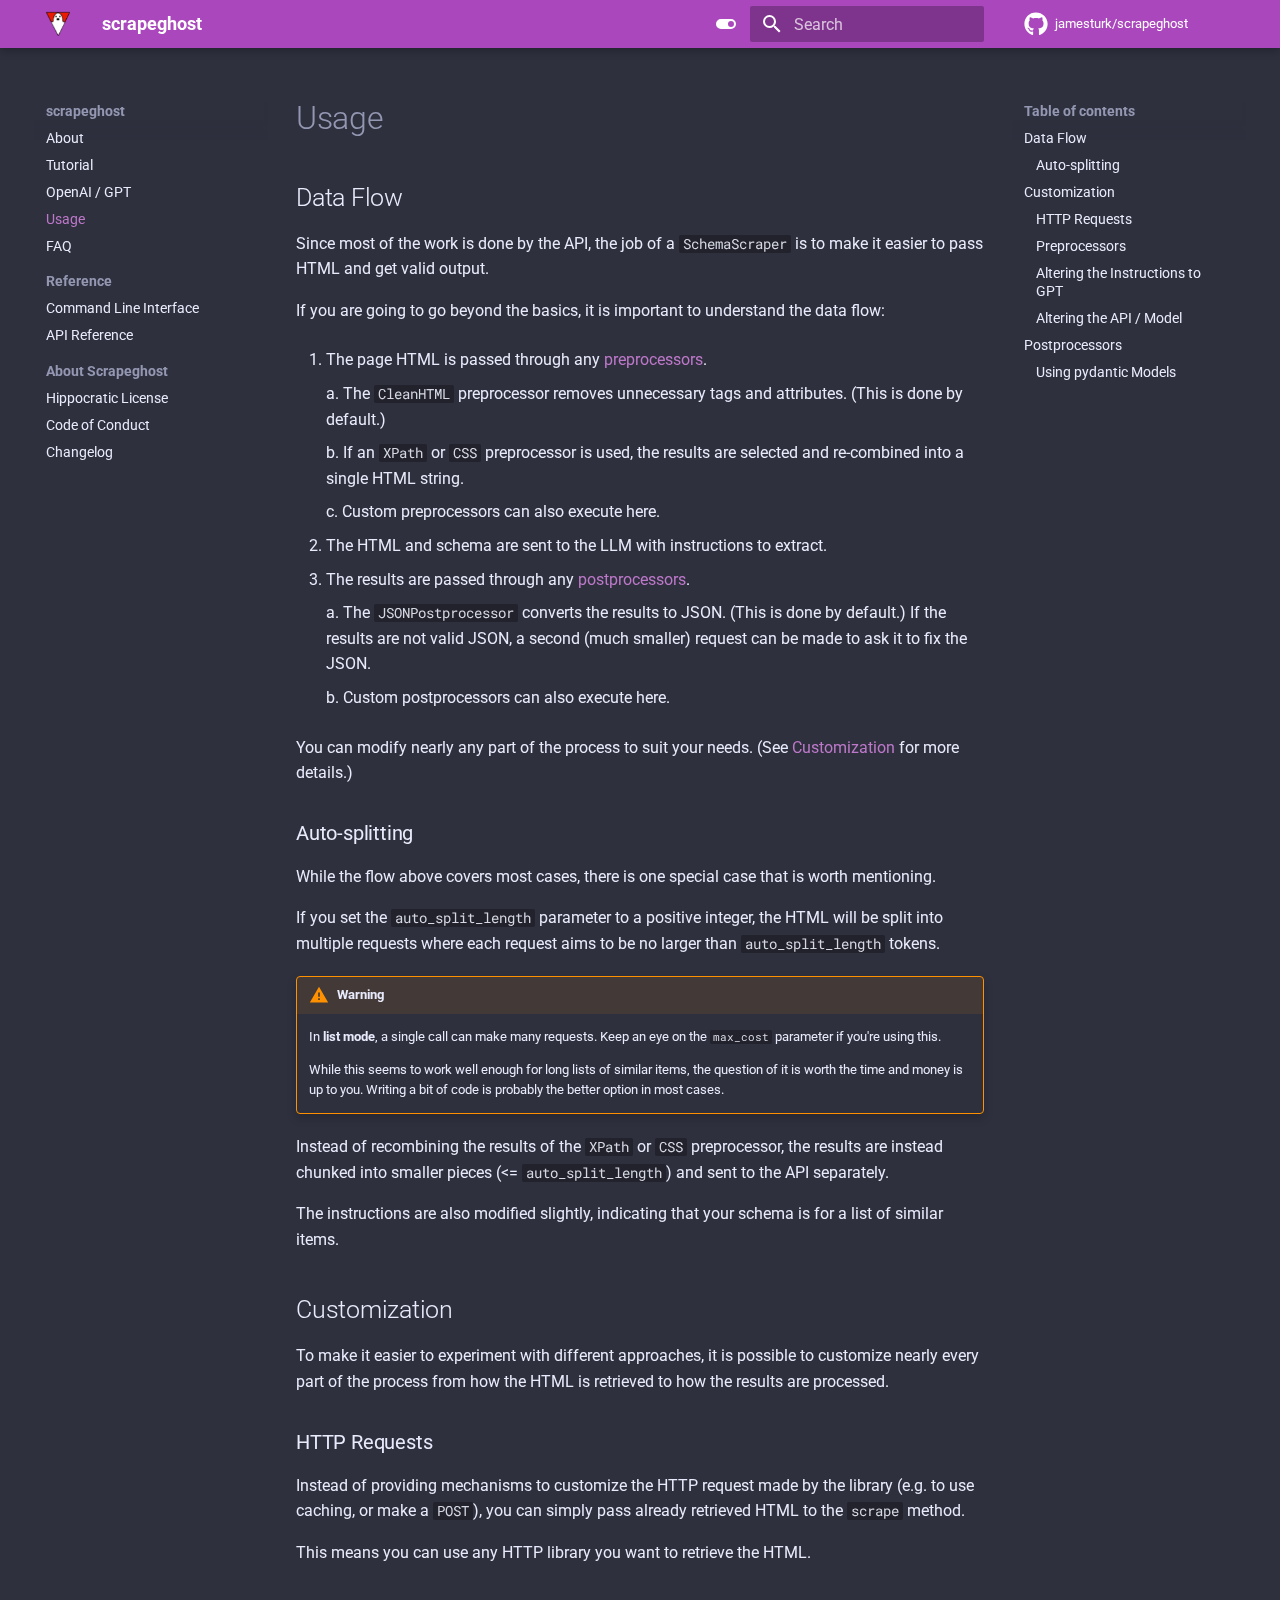
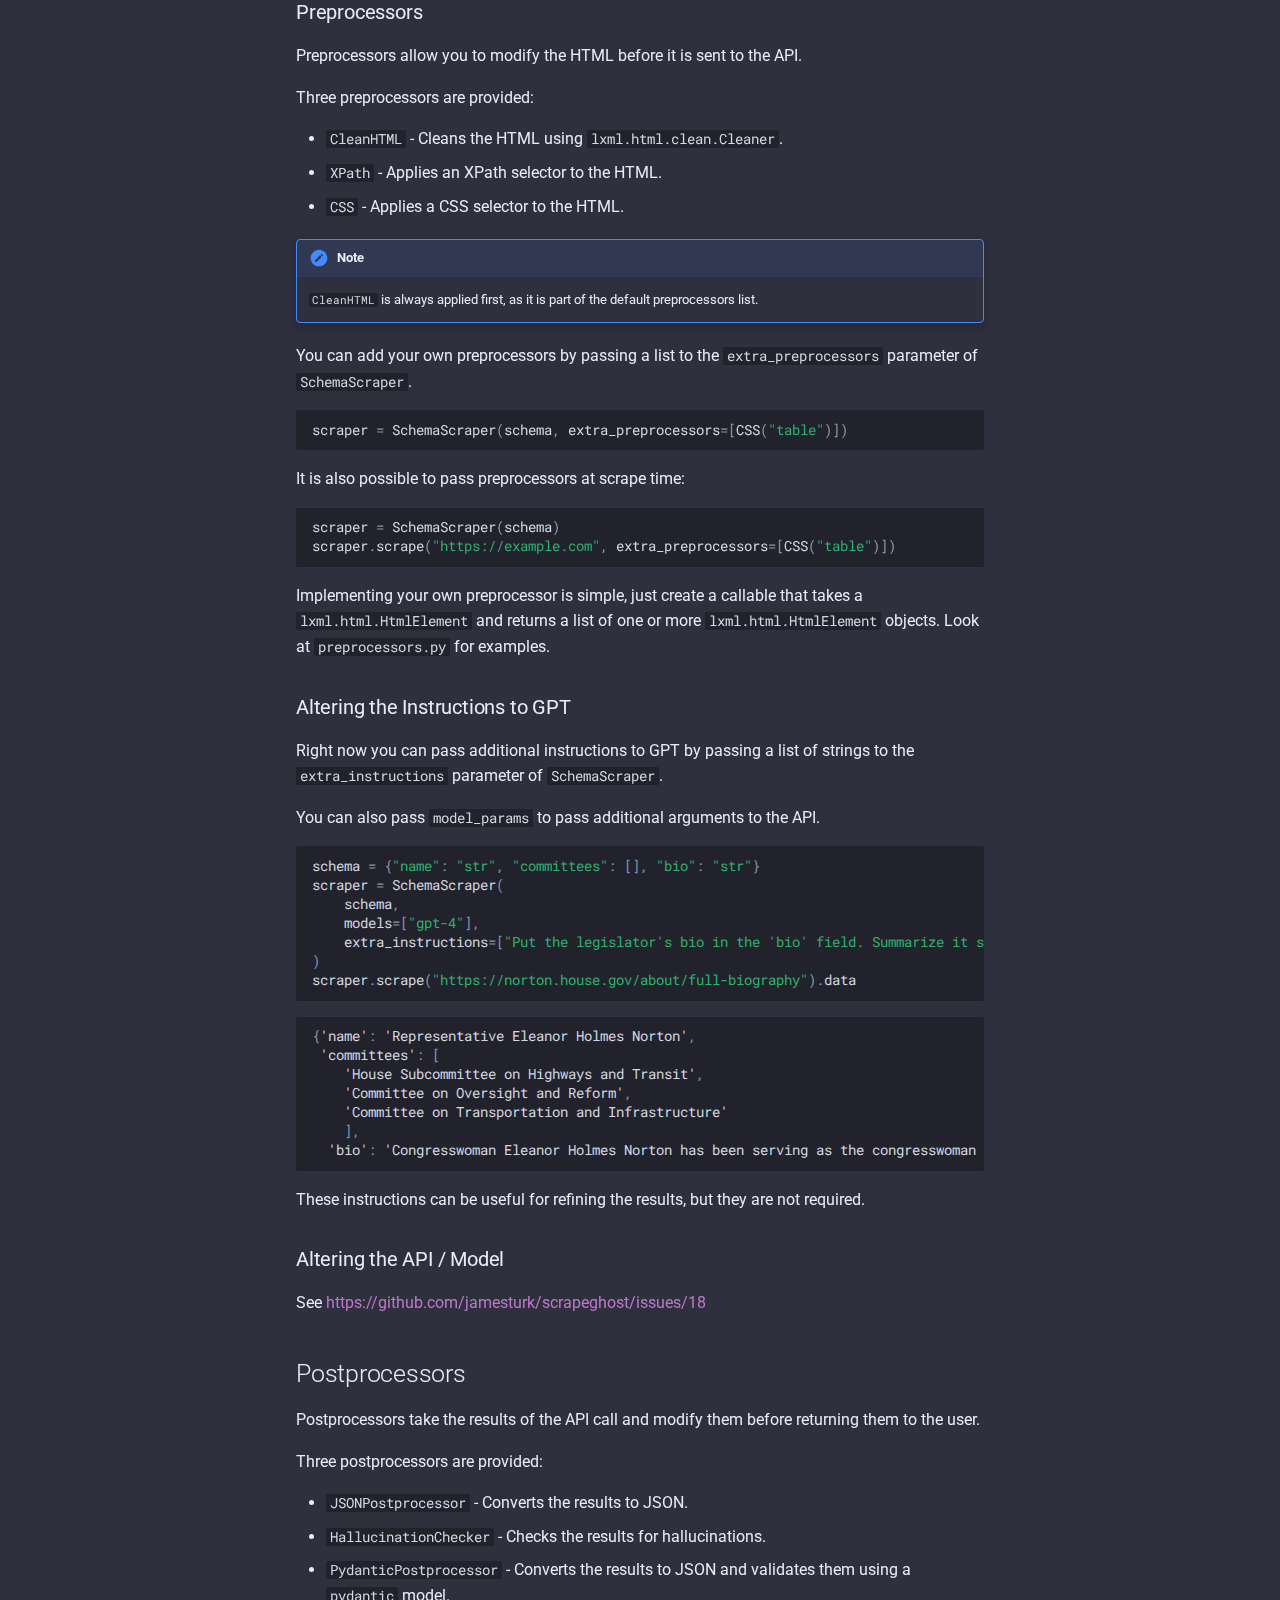
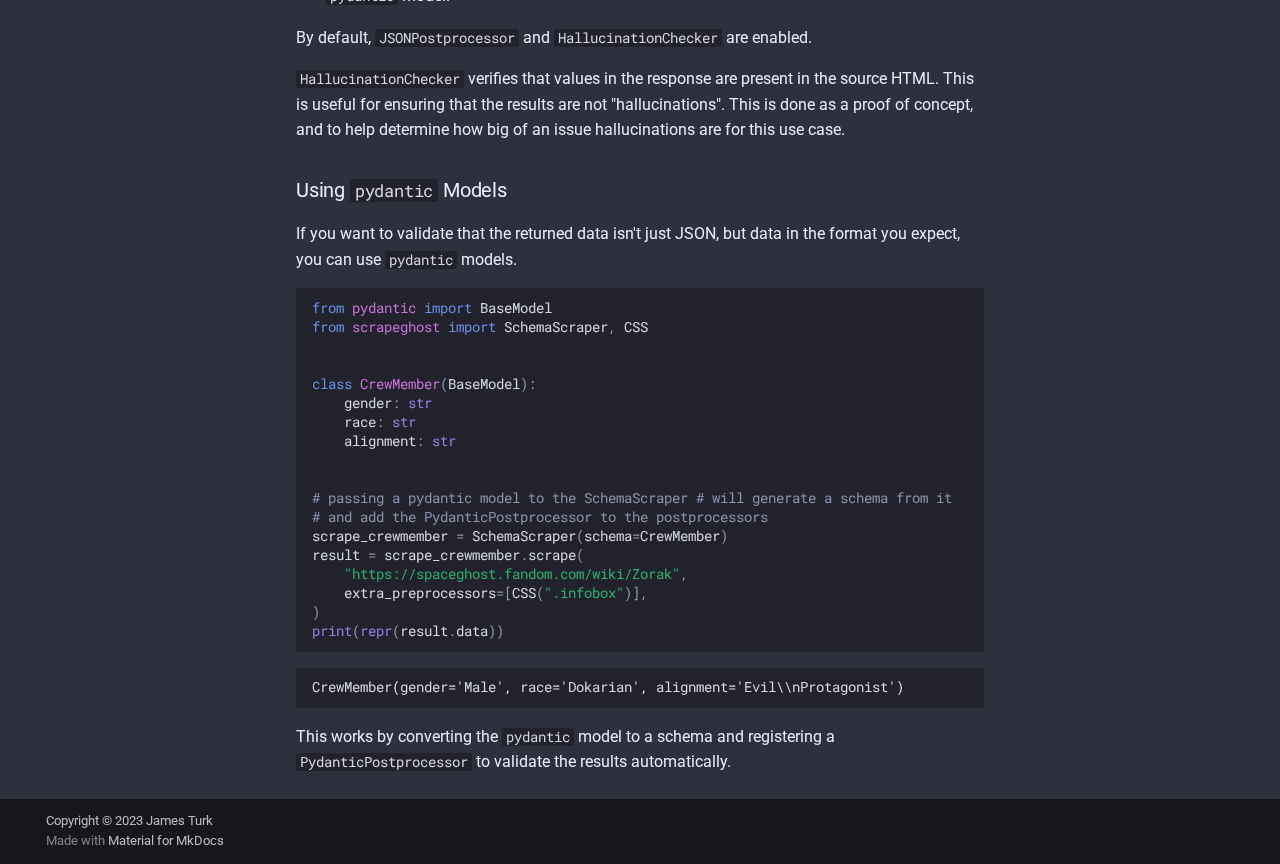
<file: usage/index.html>
<!doctype html>
<html lang="en" class="no-js">
  <head>
    
      <meta charset="utf-8">
      <meta name="viewport" content="width=device-width,initial-scale=1">
      
        <meta name="description" content="An experimental library for automated web scraping with GPT.">
      
      
        <meta name="author" content="James Turk">
      
      
        <link rel="canonical" href="https://jamesturk.github.io/scrapeghost/usage/">
      
      
        <link rel="prev" href="../openai/">
      
      
        <link rel="next" href="../faq/">
      
      <link rel="icon" href="../assets/scrapeghost.png">
      <meta name="generator" content="mkdocs-1.4.2, mkdocs-material-9.1.3">
    
    
      
        <title>Usage - scrapeghost</title>
      
    
    
      <link rel="stylesheet" href="../assets/stylesheets/main.c4a75a56.min.css">
      
        
        <link rel="stylesheet" href="../assets/stylesheets/palette.a0c5b2b5.min.css">
      
      

    
    
    
      
        
        
        <link rel="preconnect" href="https://fonts.gstatic.com" crossorigin>
        <link rel="stylesheet" href="https://fonts.googleapis.com/css?family=Roboto:300,300i,400,400i,700,700i%7CRoboto+Mono:400,400i,700,700i&display=fallback">
        <style>:root{--md-text-font:"Roboto";--md-code-font:"Roboto Mono"}</style>
      
    
    
      <link rel="stylesheet" href="../assets/extra.css">
    
    <script>__md_scope=new URL("..",location),__md_hash=e=>[...e].reduce((e,_)=>(e<<5)-e+_.charCodeAt(0),0),__md_get=(e,_=localStorage,t=__md_scope)=>JSON.parse(_.getItem(t.pathname+"."+e)),__md_set=(e,_,t=localStorage,a=__md_scope)=>{try{t.setItem(a.pathname+"."+e,JSON.stringify(_))}catch(e){}}</script>
    
      

    
    
    
  </head>
  
  
    
    
      
    
    
    
    
    <body dir="ltr" data-md-color-scheme="slate" data-md-color-primary="purple" data-md-color-accent="purple">
  
    
    
      <script>var palette=__md_get("__palette");if(palette&&"object"==typeof palette.color)for(var key of Object.keys(palette.color))document.body.setAttribute("data-md-color-"+key,palette.color[key])</script>
    
    <input class="md-toggle" data-md-toggle="drawer" type="checkbox" id="__drawer" autocomplete="off">
    <input class="md-toggle" data-md-toggle="search" type="checkbox" id="__search" autocomplete="off">
    <label class="md-overlay" for="__drawer"></label>
    <div data-md-component="skip">
      
        
        <a href="#usage" class="md-skip">
          Skip to content
        </a>
      
    </div>
    <div data-md-component="announce">
      
    </div>
    
    
      

  

<header class="md-header md-header--shadow" data-md-component="header">
  <nav class="md-header__inner md-grid" aria-label="Header">
    <a href=".." title="scrapeghost" class="md-header__button md-logo" aria-label="scrapeghost" data-md-component="logo">
      
  <img src="../assets/scrapeghost.png" alt="logo">

    </a>
    <label class="md-header__button md-icon" for="__drawer">
      <svg xmlns="http://www.w3.org/2000/svg" viewBox="0 0 24 24"><path d="M3 6h18v2H3V6m0 5h18v2H3v-2m0 5h18v2H3v-2Z"/></svg>
    </label>
    <div class="md-header__title" data-md-component="header-title">
      <div class="md-header__ellipsis">
        <div class="md-header__topic">
          <span class="md-ellipsis">
            scrapeghost
          </span>
        </div>
        <div class="md-header__topic" data-md-component="header-topic">
          <span class="md-ellipsis">
            
              Usage
            
          </span>
        </div>
      </div>
    </div>
    
      <form class="md-header__option" data-md-component="palette">
        
          
          <input class="md-option" data-md-color-media="" data-md-color-scheme="slate" data-md-color-primary="purple" data-md-color-accent="purple"  aria-label="Switch to light mode"  type="radio" name="__palette" id="__palette_1">
          
            <label class="md-header__button md-icon" title="Switch to light mode" for="__palette_2" hidden>
              <svg xmlns="http://www.w3.org/2000/svg" viewBox="0 0 24 24"><path d="M17 7H7a5 5 0 0 0-5 5 5 5 0 0 0 5 5h10a5 5 0 0 0 5-5 5 5 0 0 0-5-5m0 8a3 3 0 0 1-3-3 3 3 0 0 1 3-3 3 3 0 0 1 3 3 3 3 0 0 1-3 3Z"/></svg>
            </label>
          
        
          
          <input class="md-option" data-md-color-media="" data-md-color-scheme="default" data-md-color-primary="purple" data-md-color-accent="purple"  aria-label="Switch to dark mode"  type="radio" name="__palette" id="__palette_2">
          
            <label class="md-header__button md-icon" title="Switch to dark mode" for="__palette_1" hidden>
              <svg xmlns="http://www.w3.org/2000/svg" viewBox="0 0 24 24"><path d="M17 6H7c-3.31 0-6 2.69-6 6s2.69 6 6 6h10c3.31 0 6-2.69 6-6s-2.69-6-6-6zm0 10H7c-2.21 0-4-1.79-4-4s1.79-4 4-4h10c2.21 0 4 1.79 4 4s-1.79 4-4 4zM7 9c-1.66 0-3 1.34-3 3s1.34 3 3 3 3-1.34 3-3-1.34-3-3-3z"/></svg>
            </label>
          
        
      </form>
    
    
    
      <label class="md-header__button md-icon" for="__search">
        <svg xmlns="http://www.w3.org/2000/svg" viewBox="0 0 24 24"><path d="M9.5 3A6.5 6.5 0 0 1 16 9.5c0 1.61-.59 3.09-1.56 4.23l.27.27h.79l5 5-1.5 1.5-5-5v-.79l-.27-.27A6.516 6.516 0 0 1 9.5 16 6.5 6.5 0 0 1 3 9.5 6.5 6.5 0 0 1 9.5 3m0 2C7 5 5 7 5 9.5S7 14 9.5 14 14 12 14 9.5 12 5 9.5 5Z"/></svg>
      </label>
      <div class="md-search" data-md-component="search" role="dialog">
  <label class="md-search__overlay" for="__search"></label>
  <div class="md-search__inner" role="search">
    <form class="md-search__form" name="search">
      <input type="text" class="md-search__input" name="query" aria-label="Search" placeholder="Search" autocapitalize="off" autocorrect="off" autocomplete="off" spellcheck="false" data-md-component="search-query" required>
      <label class="md-search__icon md-icon" for="__search">
        <svg xmlns="http://www.w3.org/2000/svg" viewBox="0 0 24 24"><path d="M9.5 3A6.5 6.5 0 0 1 16 9.5c0 1.61-.59 3.09-1.56 4.23l.27.27h.79l5 5-1.5 1.5-5-5v-.79l-.27-.27A6.516 6.516 0 0 1 9.5 16 6.5 6.5 0 0 1 3 9.5 6.5 6.5 0 0 1 9.5 3m0 2C7 5 5 7 5 9.5S7 14 9.5 14 14 12 14 9.5 12 5 9.5 5Z"/></svg>
        <svg xmlns="http://www.w3.org/2000/svg" viewBox="0 0 24 24"><path d="M20 11v2H8l5.5 5.5-1.42 1.42L4.16 12l7.92-7.92L13.5 5.5 8 11h12Z"/></svg>
      </label>
      <nav class="md-search__options" aria-label="Search">
        
        <button type="reset" class="md-search__icon md-icon" title="Clear" aria-label="Clear" tabindex="-1">
          <svg xmlns="http://www.w3.org/2000/svg" viewBox="0 0 24 24"><path d="M19 6.41 17.59 5 12 10.59 6.41 5 5 6.41 10.59 12 5 17.59 6.41 19 12 13.41 17.59 19 19 17.59 13.41 12 19 6.41Z"/></svg>
        </button>
      </nav>
      
    </form>
    <div class="md-search__output">
      <div class="md-search__scrollwrap" data-md-scrollfix>
        <div class="md-search-result" data-md-component="search-result">
          <div class="md-search-result__meta">
            Initializing search
          </div>
          <ol class="md-search-result__list" role="presentation"></ol>
        </div>
      </div>
    </div>
  </div>
</div>
    
    
      <div class="md-header__source">
        <a href="https://github.com/jamesturk/scrapeghost/" title="Go to repository" class="md-source" data-md-component="source">
  <div class="md-source__icon md-icon">
    
    <svg xmlns="http://www.w3.org/2000/svg" viewBox="0 0 496 512"><!--! Font Awesome Free 6.3.0 by @fontawesome - https://fontawesome.com License - https://fontawesome.com/license/free (Icons: CC BY 4.0, Fonts: SIL OFL 1.1, Code: MIT License) Copyright 2023 Fonticons, Inc.--><path d="M165.9 397.4c0 2-2.3 3.6-5.2 3.6-3.3.3-5.6-1.3-5.6-3.6 0-2 2.3-3.6 5.2-3.6 3-.3 5.6 1.3 5.6 3.6zm-31.1-4.5c-.7 2 1.3 4.3 4.3 4.9 2.6 1 5.6 0 6.2-2s-1.3-4.3-4.3-5.2c-2.6-.7-5.5.3-6.2 2.3zm44.2-1.7c-2.9.7-4.9 2.6-4.6 4.9.3 2 2.9 3.3 5.9 2.6 2.9-.7 4.9-2.6 4.6-4.6-.3-1.9-3-3.2-5.9-2.9zM244.8 8C106.1 8 0 113.3 0 252c0 110.9 69.8 205.8 169.5 239.2 12.8 2.3 17.3-5.6 17.3-12.1 0-6.2-.3-40.4-.3-61.4 0 0-70 15-84.7-29.8 0 0-11.4-29.1-27.8-36.6 0 0-22.9-15.7 1.6-15.4 0 0 24.9 2 38.6 25.8 21.9 38.6 58.6 27.5 72.9 20.9 2.3-16 8.8-27.1 16-33.7-55.9-6.2-112.3-14.3-112.3-110.5 0-27.5 7.6-41.3 23.6-58.9-2.6-6.5-11.1-33.3 2.6-67.9 20.9-6.5 69 27 69 27 20-5.6 41.5-8.5 62.8-8.5s42.8 2.9 62.8 8.5c0 0 48.1-33.6 69-27 13.7 34.7 5.2 61.4 2.6 67.9 16 17.7 25.8 31.5 25.8 58.9 0 96.5-58.9 104.2-114.8 110.5 9.2 7.9 17 22.9 17 46.4 0 33.7-.3 75.4-.3 83.6 0 6.5 4.6 14.4 17.3 12.1C428.2 457.8 496 362.9 496 252 496 113.3 383.5 8 244.8 8zM97.2 352.9c-1.3 1-1 3.3.7 5.2 1.6 1.6 3.9 2.3 5.2 1 1.3-1 1-3.3-.7-5.2-1.6-1.6-3.9-2.3-5.2-1zm-10.8-8.1c-.7 1.3.3 2.9 2.3 3.9 1.6 1 3.6.7 4.3-.7.7-1.3-.3-2.9-2.3-3.9-2-.6-3.6-.3-4.3.7zm32.4 35.6c-1.6 1.3-1 4.3 1.3 6.2 2.3 2.3 5.2 2.6 6.5 1 1.3-1.3.7-4.3-1.3-6.2-2.2-2.3-5.2-2.6-6.5-1zm-11.4-14.7c-1.6 1-1.6 3.6 0 5.9 1.6 2.3 4.3 3.3 5.6 2.3 1.6-1.3 1.6-3.9 0-6.2-1.4-2.3-4-3.3-5.6-2z"/></svg>
  </div>
  <div class="md-source__repository">
    jamesturk/scrapeghost
  </div>
</a>
      </div>
    
  </nav>
  
</header>
    
    <div class="md-container" data-md-component="container">
      
      
        
          
        
      
      <main class="md-main" data-md-component="main">
        <div class="md-main__inner md-grid">
          
            
              
              <div class="md-sidebar md-sidebar--primary" data-md-component="sidebar" data-md-type="navigation" >
                <div class="md-sidebar__scrollwrap">
                  <div class="md-sidebar__inner">
                    


<nav class="md-nav md-nav--primary" aria-label="Navigation" data-md-level="0">
  <label class="md-nav__title" for="__drawer">
    <a href=".." title="scrapeghost" class="md-nav__button md-logo" aria-label="scrapeghost" data-md-component="logo">
      
  <img src="../assets/scrapeghost.png" alt="logo">

    </a>
    scrapeghost
  </label>
  
    <div class="md-nav__source">
      <a href="https://github.com/jamesturk/scrapeghost/" title="Go to repository" class="md-source" data-md-component="source">
  <div class="md-source__icon md-icon">
    
    <svg xmlns="http://www.w3.org/2000/svg" viewBox="0 0 496 512"><!--! Font Awesome Free 6.3.0 by @fontawesome - https://fontawesome.com License - https://fontawesome.com/license/free (Icons: CC BY 4.0, Fonts: SIL OFL 1.1, Code: MIT License) Copyright 2023 Fonticons, Inc.--><path d="M165.9 397.4c0 2-2.3 3.6-5.2 3.6-3.3.3-5.6-1.3-5.6-3.6 0-2 2.3-3.6 5.2-3.6 3-.3 5.6 1.3 5.6 3.6zm-31.1-4.5c-.7 2 1.3 4.3 4.3 4.9 2.6 1 5.6 0 6.2-2s-1.3-4.3-4.3-5.2c-2.6-.7-5.5.3-6.2 2.3zm44.2-1.7c-2.9.7-4.9 2.6-4.6 4.9.3 2 2.9 3.3 5.9 2.6 2.9-.7 4.9-2.6 4.6-4.6-.3-1.9-3-3.2-5.9-2.9zM244.8 8C106.1 8 0 113.3 0 252c0 110.9 69.8 205.8 169.5 239.2 12.8 2.3 17.3-5.6 17.3-12.1 0-6.2-.3-40.4-.3-61.4 0 0-70 15-84.7-29.8 0 0-11.4-29.1-27.8-36.6 0 0-22.9-15.7 1.6-15.4 0 0 24.9 2 38.6 25.8 21.9 38.6 58.6 27.5 72.9 20.9 2.3-16 8.8-27.1 16-33.7-55.9-6.2-112.3-14.3-112.3-110.5 0-27.5 7.6-41.3 23.6-58.9-2.6-6.5-11.1-33.3 2.6-67.9 20.9-6.5 69 27 69 27 20-5.6 41.5-8.5 62.8-8.5s42.8 2.9 62.8 8.5c0 0 48.1-33.6 69-27 13.7 34.7 5.2 61.4 2.6 67.9 16 17.7 25.8 31.5 25.8 58.9 0 96.5-58.9 104.2-114.8 110.5 9.2 7.9 17 22.9 17 46.4 0 33.7-.3 75.4-.3 83.6 0 6.5 4.6 14.4 17.3 12.1C428.2 457.8 496 362.9 496 252 496 113.3 383.5 8 244.8 8zM97.2 352.9c-1.3 1-1 3.3.7 5.2 1.6 1.6 3.9 2.3 5.2 1 1.3-1 1-3.3-.7-5.2-1.6-1.6-3.9-2.3-5.2-1zm-10.8-8.1c-.7 1.3.3 2.9 2.3 3.9 1.6 1 3.6.7 4.3-.7.7-1.3-.3-2.9-2.3-3.9-2-.6-3.6-.3-4.3.7zm32.4 35.6c-1.6 1.3-1 4.3 1.3 6.2 2.3 2.3 5.2 2.6 6.5 1 1.3-1.3.7-4.3-1.3-6.2-2.2-2.3-5.2-2.6-6.5-1zm-11.4-14.7c-1.6 1-1.6 3.6 0 5.9 1.6 2.3 4.3 3.3 5.6 2.3 1.6-1.3 1.6-3.9 0-6.2-1.4-2.3-4-3.3-5.6-2z"/></svg>
  </div>
  <div class="md-source__repository">
    jamesturk/scrapeghost
  </div>
</a>
    </div>
  
  <ul class="md-nav__list" data-md-scrollfix>
    
      
      
      

  
  
  
    <li class="md-nav__item">
      <a href=".." class="md-nav__link">
        About
      </a>
    </li>
  

    
      
      
      

  
  
  
    <li class="md-nav__item">
      <a href="../tutorial/" class="md-nav__link">
        Tutorial
      </a>
    </li>
  

    
      
      
      

  
  
  
    <li class="md-nav__item">
      <a href="../openai/" class="md-nav__link">
        OpenAI / GPT
      </a>
    </li>
  

    
      
      
      

  
  
    
  
  
    <li class="md-nav__item md-nav__item--active">
      
      <input class="md-nav__toggle md-toggle" type="checkbox" id="__toc">
      
      
        
      
      
        <label class="md-nav__link md-nav__link--active" for="__toc">
          Usage
          <span class="md-nav__icon md-icon"></span>
        </label>
      
      <a href="./" class="md-nav__link md-nav__link--active">
        Usage
      </a>
      
        

<nav class="md-nav md-nav--secondary" aria-label="Table of contents">
  
  
  
    
  
  
    <label class="md-nav__title" for="__toc">
      <span class="md-nav__icon md-icon"></span>
      Table of contents
    </label>
    <ul class="md-nav__list" data-md-component="toc" data-md-scrollfix>
      
        <li class="md-nav__item">
  <a href="#data-flow" class="md-nav__link">
    Data Flow
  </a>
  
    <nav class="md-nav" aria-label="Data Flow">
      <ul class="md-nav__list">
        
          <li class="md-nav__item">
  <a href="#auto-splitting" class="md-nav__link">
    Auto-splitting
  </a>
  
</li>
        
      </ul>
    </nav>
  
</li>
      
        <li class="md-nav__item">
  <a href="#customization" class="md-nav__link">
    Customization
  </a>
  
    <nav class="md-nav" aria-label="Customization">
      <ul class="md-nav__list">
        
          <li class="md-nav__item">
  <a href="#http-requests" class="md-nav__link">
    HTTP Requests
  </a>
  
</li>
        
          <li class="md-nav__item">
  <a href="#preprocessors" class="md-nav__link">
    Preprocessors
  </a>
  
</li>
        
          <li class="md-nav__item">
  <a href="#altering-the-instructions-to-gpt" class="md-nav__link">
    Altering the Instructions to GPT
  </a>
  
</li>
        
          <li class="md-nav__item">
  <a href="#altering-the-api-model" class="md-nav__link">
    Altering the API / Model
  </a>
  
</li>
        
      </ul>
    </nav>
  
</li>
      
        <li class="md-nav__item">
  <a href="#postprocessors" class="md-nav__link">
    Postprocessors
  </a>
  
    <nav class="md-nav" aria-label="Postprocessors">
      <ul class="md-nav__list">
        
          <li class="md-nav__item">
  <a href="#using-pydantic-models" class="md-nav__link">
    Using pydantic Models
  </a>
  
</li>
        
      </ul>
    </nav>
  
</li>
      
    </ul>
  
</nav>
      
    </li>
  

    
      
      
      

  
  
  
    <li class="md-nav__item">
      <a href="../faq/" class="md-nav__link">
        FAQ
      </a>
    </li>
  

    
      
      
      

  
  
  
    
      
    
    <li class="md-nav__item md-nav__item--section md-nav__item--nested">
      
      
      
      
      <input class="md-nav__toggle md-toggle " type="checkbox" id="__nav_6" >
      
      
      
        <label class="md-nav__link" for="__nav_6" id="__nav_6_label" tabindex="0">
          Reference
          <span class="md-nav__icon md-icon"></span>
        </label>
      
      <nav class="md-nav" data-md-level="1" aria-labelledby="__nav_6_label" aria-expanded="false">
        <label class="md-nav__title" for="__nav_6">
          <span class="md-nav__icon md-icon"></span>
          Reference
        </label>
        <ul class="md-nav__list" data-md-scrollfix>
          
            
              
  
  
  
    <li class="md-nav__item">
      <a href="../cli/" class="md-nav__link">
        Command Line Interface
      </a>
    </li>
  

            
          
            
              
  
  
  
    <li class="md-nav__item">
      <a href="../api/" class="md-nav__link">
        API Reference
      </a>
    </li>
  

            
          
        </ul>
      </nav>
    </li>
  

    
      
      
      

  
  
  
    
      
    
    <li class="md-nav__item md-nav__item--section md-nav__item--nested">
      
      
      
      
      <input class="md-nav__toggle md-toggle " type="checkbox" id="__nav_7" >
      
      
      
        <label class="md-nav__link" for="__nav_7" id="__nav_7_label" tabindex="0">
          About Scrapeghost
          <span class="md-nav__icon md-icon"></span>
        </label>
      
      <nav class="md-nav" data-md-level="1" aria-labelledby="__nav_7_label" aria-expanded="false">
        <label class="md-nav__title" for="__nav_7">
          <span class="md-nav__icon md-icon"></span>
          About Scrapeghost
        </label>
        <ul class="md-nav__list" data-md-scrollfix>
          
            
              
  
  
  
    <li class="md-nav__item">
      <a href="../LICENSE/" class="md-nav__link">
        Hippocratic License
      </a>
    </li>
  

            
          
            
              
  
  
  
    <li class="md-nav__item">
      <a href="../code_of_conduct/" class="md-nav__link">
        Code of Conduct
      </a>
    </li>
  

            
          
            
              
  
  
  
    <li class="md-nav__item">
      <a href="../changelog/" class="md-nav__link">
        Changelog
      </a>
    </li>
  

            
          
        </ul>
      </nav>
    </li>
  

    
  </ul>
</nav>
                  </div>
                </div>
              </div>
            
            
              
              <div class="md-sidebar md-sidebar--secondary" data-md-component="sidebar" data-md-type="toc" >
                <div class="md-sidebar__scrollwrap">
                  <div class="md-sidebar__inner">
                    

<nav class="md-nav md-nav--secondary" aria-label="Table of contents">
  
  
  
    
  
  
    <label class="md-nav__title" for="__toc">
      <span class="md-nav__icon md-icon"></span>
      Table of contents
    </label>
    <ul class="md-nav__list" data-md-component="toc" data-md-scrollfix>
      
        <li class="md-nav__item">
  <a href="#data-flow" class="md-nav__link">
    Data Flow
  </a>
  
    <nav class="md-nav" aria-label="Data Flow">
      <ul class="md-nav__list">
        
          <li class="md-nav__item">
  <a href="#auto-splitting" class="md-nav__link">
    Auto-splitting
  </a>
  
</li>
        
      </ul>
    </nav>
  
</li>
      
        <li class="md-nav__item">
  <a href="#customization" class="md-nav__link">
    Customization
  </a>
  
    <nav class="md-nav" aria-label="Customization">
      <ul class="md-nav__list">
        
          <li class="md-nav__item">
  <a href="#http-requests" class="md-nav__link">
    HTTP Requests
  </a>
  
</li>
        
          <li class="md-nav__item">
  <a href="#preprocessors" class="md-nav__link">
    Preprocessors
  </a>
  
</li>
        
          <li class="md-nav__item">
  <a href="#altering-the-instructions-to-gpt" class="md-nav__link">
    Altering the Instructions to GPT
  </a>
  
</li>
        
          <li class="md-nav__item">
  <a href="#altering-the-api-model" class="md-nav__link">
    Altering the API / Model
  </a>
  
</li>
        
      </ul>
    </nav>
  
</li>
      
        <li class="md-nav__item">
  <a href="#postprocessors" class="md-nav__link">
    Postprocessors
  </a>
  
    <nav class="md-nav" aria-label="Postprocessors">
      <ul class="md-nav__list">
        
          <li class="md-nav__item">
  <a href="#using-pydantic-models" class="md-nav__link">
    Using pydantic Models
  </a>
  
</li>
        
      </ul>
    </nav>
  
</li>
      
    </ul>
  
</nav>
                  </div>
                </div>
              </div>
            
          
          
            <div class="md-content" data-md-component="content">
              <article class="md-content__inner md-typeset">
                
                  

  
  


<h1 id="usage">Usage<a class="headerlink" href="#usage" title="Permanent link">&para;</a></h1>
<h2 id="data-flow">Data Flow<a class="headerlink" href="#data-flow" title="Permanent link">&para;</a></h2>
<p>Since most of the work is done by the API, the job of a <code>SchemaScraper</code> is to make it easier to pass HTML and get valid output.</p>
<p>If you are going to go beyond the basics, it is important to understand the data flow:</p>
<ol>
<li>
<p>The page HTML is passed through any <a href="#preprocessors">preprocessors</a>.</p>
<p>a. The <code>CleanHTML</code> preprocessor removes unnecessary tags and attributes.  (This is done by default.)</p>
<p>b. If an <code>XPath</code> or <code>CSS</code> preprocessor is used, the results are selected and re-combined into a single HTML string.</p>
<p>c. Custom preprocessors can also execute here.</p>
</li>
<li>
<p>The HTML and schema are sent to the LLM with instructions to extract.</p>
</li>
<li>
<p>The results are passed through any <a href="#postprocessors">postprocessors</a>.</p>
<p>a. The <code>JSONPostprocessor</code> converts the results to JSON.  (This is done by default.) If the results are not valid JSON, a second (much smaller) request can be made to ask it to fix the JSON.</p>
<p>b. Custom postprocessors can also execute here.</p>
</li>
</ol>
<p>You can modify nearly any part of the process to suit your needs.  (See <a href="#customization">Customization</a> for more details.)</p>
<h3 id="auto-splitting">Auto-splitting<a class="headerlink" href="#auto-splitting" title="Permanent link">&para;</a></h3>
<p>While the flow above covers most cases, there is one special case that is worth mentioning.</p>
<p>If you set the <code>auto_split_length</code> parameter to a positive integer, the HTML will be split into multiple requests where each
request aims to be no larger than <code>auto_split_length</code> tokens.</p>
<div class="admonition warning">
<p class="admonition-title">Warning</p>
<p>In <strong>list mode</strong>, a single call can make many requests. Keep an eye on the <code>max_cost</code> parameter if you're using this.</p>
<p>While this seems to work well enough for long lists of similar items, the question of it is worth the time and money is up to you.
Writing a bit of code is probably the better option in most cases.</p>
</div>
<p>Instead of recombining the results of the <code>XPath</code> or <code>CSS</code> preprocessor, the results are instead chunked into smaller pieces (&lt;= <code>auto_split_length</code>) and sent to the API separately.</p>
<p>The instructions are also modified slightly, indicating that your schema is for a list of similar items.</p>
<h2 id="customization">Customization<a class="headerlink" href="#customization" title="Permanent link">&para;</a></h2>
<p>To make it easier to experiment with different approaches, it is possible to customize nearly every part of the process from how the HTML is retrieved to how the results are processed.</p>
<h3 id="http-requests">HTTP Requests<a class="headerlink" href="#http-requests" title="Permanent link">&para;</a></h3>
<p>Instead of providing mechanisms to customize the HTTP request made by the library (e.g. to use caching, or make a <code>POST</code>), you can simply pass already retrieved HTML to the <code>scrape</code> method.</p>
<p>This means you can use any HTTP library you want to retrieve the HTML.</p>
<h3 id="preprocessors">Preprocessors<a class="headerlink" href="#preprocessors" title="Permanent link">&para;</a></h3>
<p>Preprocessors allow you to modify the HTML before it is sent to the API.</p>
<p>Three preprocessors are provided:</p>
<ul>
<li><code>CleanHTML</code> - Cleans the HTML using <code>lxml.html.clean.Cleaner</code>.</li>
<li><code>XPath</code> - Applies an XPath selector to the HTML.</li>
<li><code>CSS</code> - Applies a CSS selector to the HTML.</li>
</ul>
<div class="admonition note">
<p class="admonition-title">Note</p>
<p><code>CleanHTML</code> is always applied first, as it is part of the default preprocessors list.</p>
</div>
<p>You can add your own preprocessors by passing a list to the <code>extra_preprocessors</code> parameter of <code>SchemaScraper</code>.</p>
<div class="highlight"><pre><span></span><code><span class="n">scraper</span> <span class="o">=</span> <span class="n">SchemaScraper</span><span class="p">(</span><span class="n">schema</span><span class="p">,</span> <span class="n">extra_preprocessors</span><span class="o">=</span><span class="p">[</span><span class="n">CSS</span><span class="p">(</span><span class="s2">&quot;table&quot;</span><span class="p">)])</span>
</code></pre></div>
<p>It is also possible to pass preprocessors at scrape time:</p>
<div class="highlight"><pre><span></span><code><span class="n">scraper</span> <span class="o">=</span> <span class="n">SchemaScraper</span><span class="p">(</span><span class="n">schema</span><span class="p">)</span>
<span class="n">scraper</span><span class="o">.</span><span class="n">scrape</span><span class="p">(</span><span class="s2">&quot;https://example.com&quot;</span><span class="p">,</span> <span class="n">extra_preprocessors</span><span class="o">=</span><span class="p">[</span><span class="n">CSS</span><span class="p">(</span><span class="s2">&quot;table&quot;</span><span class="p">)])</span>
</code></pre></div>
<p>Implementing your own preprocessor is simple, just create a callable that takes a <code>lxml.html.HtmlElement</code> and returns a list of one or more <code>lxml.html.HtmlElement</code> objects.  Look at <code>preprocessors.py</code> for examples.</p>
<h3 id="altering-the-instructions-to-gpt">Altering the Instructions to GPT<a class="headerlink" href="#altering-the-instructions-to-gpt" title="Permanent link">&para;</a></h3>
<p>Right now you can pass additional instructions to GPT by passing a list of strings to the <code>extra_instructions</code> parameter of <code>SchemaScraper</code>.</p>
<p>You can also pass <code>model_params</code> to pass additional arguments to the API.</p>
<p><div class="highlight"><pre><span></span><code><span class="n">schema</span> <span class="o">=</span> <span class="p">{</span><span class="s2">&quot;name&quot;</span><span class="p">:</span> <span class="s2">&quot;str&quot;</span><span class="p">,</span> <span class="s2">&quot;committees&quot;</span><span class="p">:</span> <span class="p">[],</span> <span class="s2">&quot;bio&quot;</span><span class="p">:</span> <span class="s2">&quot;str&quot;</span><span class="p">}</span>
<span class="n">scraper</span> <span class="o">=</span> <span class="n">SchemaScraper</span><span class="p">(</span>
    <span class="n">schema</span><span class="p">,</span>
    <span class="n">models</span><span class="o">=</span><span class="p">[</span><span class="s2">&quot;gpt-4&quot;</span><span class="p">],</span>
    <span class="n">extra_instructions</span><span class="o">=</span><span class="p">[</span><span class="s2">&quot;Put the legislator&#39;s bio in the &#39;bio&#39; field. Summarize it so that it is no longer than 3 sentences.&quot;</span><span class="p">],</span>
<span class="p">)</span>
<span class="n">scraper</span><span class="o">.</span><span class="n">scrape</span><span class="p">(</span><span class="s2">&quot;https://norton.house.gov/about/full-biography&quot;</span><span class="p">)</span><span class="o">.</span><span class="n">data</span>
</code></pre></div>
<div class="highlight"><pre><span></span><code><span class="p">{</span><span class="err">&#39;</span><span class="kc">na</span><span class="err">me&#39;</span><span class="p">:</span><span class="w"> </span><span class="err">&#39;Represe</span><span class="kc">ntat</span><span class="err">ive</span><span class="w"> </span><span class="err">Elea</span><span class="kc">n</span><span class="err">or</span><span class="w"> </span><span class="err">Holmes</span><span class="w"> </span><span class="err">Nor</span><span class="kc">t</span><span class="err">o</span><span class="kc">n</span><span class="err">&#39;</span><span class="p">,</span>
<span class="w"> </span><span class="err">&#39;commi</span><span class="kc">ttees</span><span class="err">&#39;</span><span class="p">:</span><span class="w"> </span><span class="p">[</span>
<span class="w">    </span><span class="err">&#39;House</span><span class="w"> </span><span class="err">Subcommi</span><span class="kc">ttee</span><span class="w"> </span><span class="err">o</span><span class="kc">n</span><span class="w"> </span><span class="err">Highways</span><span class="w"> </span><span class="err">a</span><span class="kc">n</span><span class="err">d</span><span class="w"> </span><span class="err">Tra</span><span class="kc">ns</span><span class="err">i</span><span class="kc">t</span><span class="err">&#39;</span><span class="p">,</span>
<span class="w">    </span><span class="err">&#39;Commi</span><span class="kc">ttee</span><span class="w"> </span><span class="err">o</span><span class="kc">n</span><span class="w"> </span><span class="err">Oversigh</span><span class="kc">t</span><span class="w"> </span><span class="err">a</span><span class="kc">n</span><span class="err">d</span><span class="w"> </span><span class="err">Re</span><span class="kc">f</span><span class="err">orm&#39;</span><span class="p">,</span>
<span class="w">    </span><span class="err">&#39;Commi</span><span class="kc">ttee</span><span class="w"> </span><span class="err">o</span><span class="kc">n</span><span class="w"> </span><span class="err">Tra</span><span class="kc">ns</span><span class="err">por</span><span class="kc">tat</span><span class="err">io</span><span class="kc">n</span><span class="w"> </span><span class="err">a</span><span class="kc">n</span><span class="err">d</span><span class="w"> </span><span class="err">I</span><span class="kc">nfrastru</span><span class="err">c</span><span class="kc">ture</span><span class="err">&#39;</span>
<span class="w">    </span><span class="p">],</span>
<span class="w">  </span><span class="err">&#39;bio&#39;</span><span class="p">:</span><span class="w"> </span><span class="err">&#39;Co</span><span class="kc">n</span><span class="err">gresswoma</span><span class="kc">n</span><span class="w"> </span><span class="err">Elea</span><span class="kc">n</span><span class="err">or</span><span class="w"> </span><span class="err">Holmes</span><span class="w"> </span><span class="err">Nor</span><span class="kc">t</span><span class="err">o</span><span class="kc">n</span><span class="w"> </span><span class="err">has</span><span class="w"> </span><span class="err">bee</span><span class="kc">n</span><span class="w"> </span><span class="err">servi</span><span class="kc">n</span><span class="err">g</span><span class="w"> </span><span class="err">as</span><span class="w"> </span><span class="kc">t</span><span class="err">he</span><span class="w"> </span><span class="err">co</span><span class="kc">n</span><span class="err">gresswoma</span><span class="kc">n</span><span class="w"> </span><span class="kc">f</span><span class="err">or</span><span class="w"> </span><span class="kc">t</span><span class="err">he</span><span class="w"> </span><span class="err">Dis</span><span class="kc">tr</span><span class="err">ic</span><span class="kc">t</span><span class="w"> </span><span class="err">o</span><span class="kc">f</span><span class="w"> </span><span class="err">Columbia</span><span class="w"> </span><span class="err">si</span><span class="kc">n</span><span class="err">ce</span><span class="w"> </span><span class="mf">1991.</span><span class="w"> </span><span class="err">She</span><span class="w"> </span><span class="err">is</span><span class="w"> </span><span class="kc">t</span><span class="err">he</span><span class="w"> </span><span class="err">Chair</span><span class="w"> </span><span class="err">o</span><span class="kc">f</span><span class="w"> </span><span class="kc">t</span><span class="err">he</span><span class="w"> </span><span class="err">House</span><span class="w"> </span><span class="err">Subcommi</span><span class="kc">ttee</span><span class="w"> </span><span class="err">o</span><span class="kc">n</span><span class="w"> </span><span class="err">Highways</span><span class="w"> </span><span class="err">a</span><span class="kc">n</span><span class="err">d</span><span class="w"> </span><span class="err">Tra</span><span class="kc">ns</span><span class="err">i</span><span class="kc">t</span><span class="w"> </span><span class="err">a</span><span class="kc">n</span><span class="err">d</span><span class="w"> </span><span class="err">serves</span><span class="w"> </span><span class="err">o</span><span class="kc">n</span><span class="w"> </span><span class="kc">t</span><span class="err">wo</span><span class="w"> </span><span class="err">commi</span><span class="kc">ttees</span><span class="p">:</span><span class="w"> </span><span class="kc">t</span><span class="err">he</span><span class="w"> </span><span class="err">Commi</span><span class="kc">ttee</span><span class="w"> </span><span class="err">o</span><span class="kc">n</span><span class="w"> </span><span class="err">Oversigh</span><span class="kc">t</span><span class="w"> </span><span class="err">a</span><span class="kc">n</span><span class="err">d</span><span class="w"> </span><span class="err">Re</span><span class="kc">f</span><span class="err">orm</span><span class="w"> </span><span class="err">a</span><span class="kc">n</span><span class="err">d</span><span class="w"> </span><span class="kc">t</span><span class="err">he</span><span class="w"> </span><span class="err">Commi</span><span class="kc">ttee</span><span class="w"> </span><span class="err">o</span><span class="kc">n</span><span class="w"> </span><span class="err">Tra</span><span class="kc">ns</span><span class="err">por</span><span class="kc">tat</span><span class="err">io</span><span class="kc">n</span><span class="w"> </span><span class="err">a</span><span class="kc">n</span><span class="err">d</span><span class="w"> </span><span class="err">I</span><span class="kc">nfrastru</span><span class="err">c</span><span class="kc">ture</span><span class="err">.</span><span class="w"> </span><span class="err">Be</span><span class="kc">f</span><span class="err">ore</span><span class="w"> </span><span class="err">her</span><span class="w"> </span><span class="err">co</span><span class="kc">n</span><span class="err">gressio</span><span class="kc">nal</span><span class="w"> </span><span class="err">service</span><span class="p">,</span><span class="w"> </span><span class="err">Preside</span><span class="kc">nt</span><span class="w"> </span><span class="err">Jimmy</span><span class="w"> </span><span class="err">Car</span><span class="kc">ter</span><span class="w"> </span><span class="err">appoi</span><span class="kc">nte</span><span class="err">d</span><span class="w"> </span><span class="err">her</span><span class="w"> </span><span class="kc">t</span><span class="err">o</span><span class="w"> </span><span class="err">serve</span><span class="w"> </span><span class="err">as</span><span class="w"> </span><span class="kc">t</span><span class="err">he</span><span class="w"> </span><span class="kc">f</span><span class="err">irs</span><span class="kc">t</span><span class="w"> </span><span class="err">woma</span><span class="kc">n</span><span class="w"> </span><span class="kc">t</span><span class="err">o</span><span class="w"> </span><span class="err">chair</span><span class="w"> </span><span class="kc">t</span><span class="err">he</span><span class="w"> </span><span class="err">U.S.</span><span class="w"> </span><span class="err">Equal</span><span class="w"> </span><span class="err">Employme</span><span class="kc">nt</span><span class="w"> </span><span class="err">Oppor</span><span class="kc">tun</span><span class="err">i</span><span class="kc">t</span><span class="err">y</span><span class="w"> </span><span class="err">Commissio</span><span class="kc">n</span><span class="err">.&#39;</span><span class="p">}</span>
</code></pre></div></p>
<p>These instructions can be useful for refining the results, but they are not required.</p>
<h3 id="altering-the-api-model">Altering the API / Model<a class="headerlink" href="#altering-the-api-model" title="Permanent link">&para;</a></h3>
<p>See <a href="https://github.com/jamesturk/scrapeghost/issues/18">https://github.com/jamesturk/scrapeghost/issues/18</a></p>
<h2 id="postprocessors">Postprocessors<a class="headerlink" href="#postprocessors" title="Permanent link">&para;</a></h2>
<p>Postprocessors take the results of the API call and modify them before returning them to the user.</p>
<p>Three postprocessors are provided:</p>
<ul>
<li><code>JSONPostprocessor</code> - Converts the results to JSON.</li>
<li><code>HallucinationChecker</code> - Checks the results for hallucinations.</li>
<li><code>PydanticPostprocessor</code> - Converts the results to JSON and validates them using a <code>pydantic</code> model.</li>
</ul>
<p>By default, <code>JSONPostprocessor</code> and <code>HallucinationChecker</code> are enabled.</p>
<p><code>HallucinationChecker</code> verifies that values in the response are present in the source HTML.  This is useful for ensuring that the results are not "hallucinations".
This is done as a proof of concept, and to help determine how big of an issue hallucinations are for this use case.</p>
<h3 id="using-pydantic-models">Using <code>pydantic</code> Models<a class="headerlink" href="#using-pydantic-models" title="Permanent link">&para;</a></h3>
<p>If you want to validate that the returned data isn't just JSON, but data in the format you expect, you can use <code>pydantic</code> models.</p>
<p><div class="highlight"><pre><span></span><code><span class="kn">from</span> <span class="nn">pydantic</span> <span class="kn">import</span> <span class="n">BaseModel</span>
<span class="kn">from</span> <span class="nn">scrapeghost</span> <span class="kn">import</span> <span class="n">SchemaScraper</span><span class="p">,</span> <span class="n">CSS</span>


<span class="k">class</span> <span class="nc">CrewMember</span><span class="p">(</span><span class="n">BaseModel</span><span class="p">):</span>
    <span class="n">gender</span><span class="p">:</span> <span class="nb">str</span>
    <span class="n">race</span><span class="p">:</span> <span class="nb">str</span>
    <span class="n">alignment</span><span class="p">:</span> <span class="nb">str</span>


<span class="c1"># passing a pydantic model to the SchemaScraper # will generate a schema from it</span>
<span class="c1"># and add the PydanticPostprocessor to the postprocessors</span>
<span class="n">scrape_crewmember</span> <span class="o">=</span> <span class="n">SchemaScraper</span><span class="p">(</span><span class="n">schema</span><span class="o">=</span><span class="n">CrewMember</span><span class="p">)</span>
<span class="n">result</span> <span class="o">=</span> <span class="n">scrape_crewmember</span><span class="o">.</span><span class="n">scrape</span><span class="p">(</span>
    <span class="s2">&quot;https://spaceghost.fandom.com/wiki/Zorak&quot;</span><span class="p">,</span>
    <span class="n">extra_preprocessors</span><span class="o">=</span><span class="p">[</span><span class="n">CSS</span><span class="p">(</span><span class="s2">&quot;.infobox&quot;</span><span class="p">)],</span>
<span class="p">)</span>
<span class="nb">print</span><span class="p">(</span><span class="nb">repr</span><span class="p">(</span><span class="n">result</span><span class="o">.</span><span class="n">data</span><span class="p">))</span>
</code></pre></div>
<div class="highlight"><pre><span></span><code>CrewMember(gender=&#39;Male&#39;, race=&#39;Dokarian&#39;, alignment=&#39;Evil\\nProtagonist&#39;)
</code></pre></div></p>
<p>This works by converting the <code>pydantic</code> model to a schema and registering a <code>PydanticPostprocessor</code> to validate the results automatically.</p>





                
              </article>
            </div>
          
          
  <script>var tabs=__md_get("__tabs");if(Array.isArray(tabs))e:for(var set of document.querySelectorAll(".tabbed-set")){var tab,labels=set.querySelector(".tabbed-labels");for(tab of tabs)for(var label of labels.getElementsByTagName("label"))if(label.innerText.trim()===tab){var input=document.getElementById(label.htmlFor);input.checked=!0;continue e}}</script>

        </div>
        
          <button type="button" class="md-top md-icon" data-md-component="top" hidden>
            <svg xmlns="http://www.w3.org/2000/svg" viewBox="0 0 24 24"><path d="M13 20h-2V8l-5.5 5.5-1.42-1.42L12 4.16l7.92 7.92-1.42 1.42L13 8v12Z"/></svg>
            Back to top
          </button>
        
      </main>
      
        <footer class="md-footer">
  
  <div class="md-footer-meta md-typeset">
    <div class="md-footer-meta__inner md-grid">
      <div class="md-copyright">
  
    <div class="md-copyright__highlight">
      Copyright &copy; 2023 James Turk
    </div>
  
  
    Made with
    <a href="https://squidfunk.github.io/mkdocs-material/" target="_blank" rel="noopener">
      Material for MkDocs
    </a>
  
</div>
      
    </div>
  </div>
</footer>
      
    </div>
    <div class="md-dialog" data-md-component="dialog">
      <div class="md-dialog__inner md-typeset"></div>
    </div>
    
    <script id="__config" type="application/json">{"base": "..", "features": ["navigation.sections", "navigation.top", "content.tabs.link"], "search": "../assets/javascripts/workers/search.208ed371.min.js", "translations": {"clipboard.copied": "Copied to clipboard", "clipboard.copy": "Copy to clipboard", "search.result.more.one": "1 more on this page", "search.result.more.other": "# more on this page", "search.result.none": "No matching documents", "search.result.one": "1 matching document", "search.result.other": "# matching documents", "search.result.placeholder": "Type to start searching", "search.result.term.missing": "Missing", "select.version": "Select version"}}</script>
    
    
      <script src="../assets/javascripts/bundle.efa0ade1.min.js"></script>
      
    
  </body>
</html>
</file>
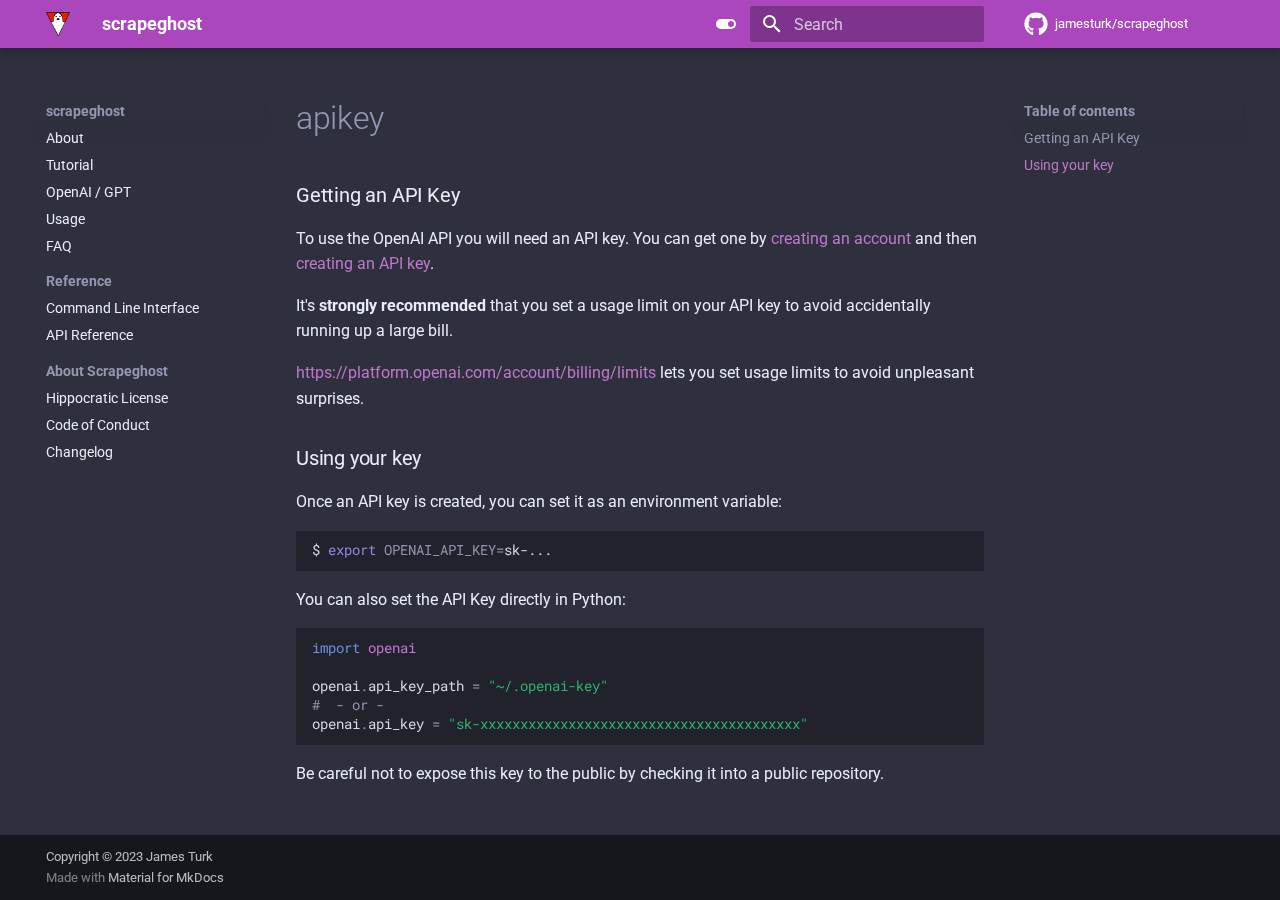
<file: snippets/_apikey/index.html>
<!doctype html>
<html lang="en" class="no-js">
  <head>
    
      <meta charset="utf-8">
      <meta name="viewport" content="width=device-width,initial-scale=1">
      
        <meta name="description" content="An experimental library for automated web scraping with GPT.">
      
      
        <meta name="author" content="James Turk">
      
      
        <link rel="canonical" href="https://jamesturk.github.io/scrapeghost/snippets/_apikey/">
      
      
      
      <link rel="icon" href="../../assets/scrapeghost.png">
      <meta name="generator" content="mkdocs-1.4.2, mkdocs-material-9.1.3">
    
    
      
        <title>apikey - scrapeghost</title>
      
    
    
      <link rel="stylesheet" href="../../assets/stylesheets/main.c4a75a56.min.css">
      
        
        <link rel="stylesheet" href="../../assets/stylesheets/palette.a0c5b2b5.min.css">
      
      

    
    
    
      
        
        
        <link rel="preconnect" href="https://fonts.gstatic.com" crossorigin>
        <link rel="stylesheet" href="https://fonts.googleapis.com/css?family=Roboto:300,300i,400,400i,700,700i%7CRoboto+Mono:400,400i,700,700i&display=fallback">
        <style>:root{--md-text-font:"Roboto";--md-code-font:"Roboto Mono"}</style>
      
    
    
      <link rel="stylesheet" href="../../assets/extra.css">
    
    <script>__md_scope=new URL("../..",location),__md_hash=e=>[...e].reduce((e,_)=>(e<<5)-e+_.charCodeAt(0),0),__md_get=(e,_=localStorage,t=__md_scope)=>JSON.parse(_.getItem(t.pathname+"."+e)),__md_set=(e,_,t=localStorage,a=__md_scope)=>{try{t.setItem(a.pathname+"."+e,JSON.stringify(_))}catch(e){}}</script>
    
      

    
    
    
  </head>
  
  
    
    
      
    
    
    
    
    <body dir="ltr" data-md-color-scheme="slate" data-md-color-primary="purple" data-md-color-accent="purple">
  
    
    
      <script>var palette=__md_get("__palette");if(palette&&"object"==typeof palette.color)for(var key of Object.keys(palette.color))document.body.setAttribute("data-md-color-"+key,palette.color[key])</script>
    
    <input class="md-toggle" data-md-toggle="drawer" type="checkbox" id="__drawer" autocomplete="off">
    <input class="md-toggle" data-md-toggle="search" type="checkbox" id="__search" autocomplete="off">
    <label class="md-overlay" for="__drawer"></label>
    <div data-md-component="skip">
      
        
        <a href="#getting-an-api-key" class="md-skip">
          Skip to content
        </a>
      
    </div>
    <div data-md-component="announce">
      
    </div>
    
    
      

  

<header class="md-header md-header--shadow" data-md-component="header">
  <nav class="md-header__inner md-grid" aria-label="Header">
    <a href="../.." title="scrapeghost" class="md-header__button md-logo" aria-label="scrapeghost" data-md-component="logo">
      
  <img src="../../assets/scrapeghost.png" alt="logo">

    </a>
    <label class="md-header__button md-icon" for="__drawer">
      <svg xmlns="http://www.w3.org/2000/svg" viewBox="0 0 24 24"><path d="M3 6h18v2H3V6m0 5h18v2H3v-2m0 5h18v2H3v-2Z"/></svg>
    </label>
    <div class="md-header__title" data-md-component="header-title">
      <div class="md-header__ellipsis">
        <div class="md-header__topic">
          <span class="md-ellipsis">
            scrapeghost
          </span>
        </div>
        <div class="md-header__topic" data-md-component="header-topic">
          <span class="md-ellipsis">
            
               apikey
            
          </span>
        </div>
      </div>
    </div>
    
      <form class="md-header__option" data-md-component="palette">
        
          
          <input class="md-option" data-md-color-media="" data-md-color-scheme="slate" data-md-color-primary="purple" data-md-color-accent="purple"  aria-label="Switch to light mode"  type="radio" name="__palette" id="__palette_1">
          
            <label class="md-header__button md-icon" title="Switch to light mode" for="__palette_2" hidden>
              <svg xmlns="http://www.w3.org/2000/svg" viewBox="0 0 24 24"><path d="M17 7H7a5 5 0 0 0-5 5 5 5 0 0 0 5 5h10a5 5 0 0 0 5-5 5 5 0 0 0-5-5m0 8a3 3 0 0 1-3-3 3 3 0 0 1 3-3 3 3 0 0 1 3 3 3 3 0 0 1-3 3Z"/></svg>
            </label>
          
        
          
          <input class="md-option" data-md-color-media="" data-md-color-scheme="default" data-md-color-primary="purple" data-md-color-accent="purple"  aria-label="Switch to dark mode"  type="radio" name="__palette" id="__palette_2">
          
            <label class="md-header__button md-icon" title="Switch to dark mode" for="__palette_1" hidden>
              <svg xmlns="http://www.w3.org/2000/svg" viewBox="0 0 24 24"><path d="M17 6H7c-3.31 0-6 2.69-6 6s2.69 6 6 6h10c3.31 0 6-2.69 6-6s-2.69-6-6-6zm0 10H7c-2.21 0-4-1.79-4-4s1.79-4 4-4h10c2.21 0 4 1.79 4 4s-1.79 4-4 4zM7 9c-1.66 0-3 1.34-3 3s1.34 3 3 3 3-1.34 3-3-1.34-3-3-3z"/></svg>
            </label>
          
        
      </form>
    
    
    
      <label class="md-header__button md-icon" for="__search">
        <svg xmlns="http://www.w3.org/2000/svg" viewBox="0 0 24 24"><path d="M9.5 3A6.5 6.5 0 0 1 16 9.5c0 1.61-.59 3.09-1.56 4.23l.27.27h.79l5 5-1.5 1.5-5-5v-.79l-.27-.27A6.516 6.516 0 0 1 9.5 16 6.5 6.5 0 0 1 3 9.5 6.5 6.5 0 0 1 9.5 3m0 2C7 5 5 7 5 9.5S7 14 9.5 14 14 12 14 9.5 12 5 9.5 5Z"/></svg>
      </label>
      <div class="md-search" data-md-component="search" role="dialog">
  <label class="md-search__overlay" for="__search"></label>
  <div class="md-search__inner" role="search">
    <form class="md-search__form" name="search">
      <input type="text" class="md-search__input" name="query" aria-label="Search" placeholder="Search" autocapitalize="off" autocorrect="off" autocomplete="off" spellcheck="false" data-md-component="search-query" required>
      <label class="md-search__icon md-icon" for="__search">
        <svg xmlns="http://www.w3.org/2000/svg" viewBox="0 0 24 24"><path d="M9.5 3A6.5 6.5 0 0 1 16 9.5c0 1.61-.59 3.09-1.56 4.23l.27.27h.79l5 5-1.5 1.5-5-5v-.79l-.27-.27A6.516 6.516 0 0 1 9.5 16 6.5 6.5 0 0 1 3 9.5 6.5 6.5 0 0 1 9.5 3m0 2C7 5 5 7 5 9.5S7 14 9.5 14 14 12 14 9.5 12 5 9.5 5Z"/></svg>
        <svg xmlns="http://www.w3.org/2000/svg" viewBox="0 0 24 24"><path d="M20 11v2H8l5.5 5.5-1.42 1.42L4.16 12l7.92-7.92L13.5 5.5 8 11h12Z"/></svg>
      </label>
      <nav class="md-search__options" aria-label="Search">
        
        <button type="reset" class="md-search__icon md-icon" title="Clear" aria-label="Clear" tabindex="-1">
          <svg xmlns="http://www.w3.org/2000/svg" viewBox="0 0 24 24"><path d="M19 6.41 17.59 5 12 10.59 6.41 5 5 6.41 10.59 12 5 17.59 6.41 19 12 13.41 17.59 19 19 17.59 13.41 12 19 6.41Z"/></svg>
        </button>
      </nav>
      
    </form>
    <div class="md-search__output">
      <div class="md-search__scrollwrap" data-md-scrollfix>
        <div class="md-search-result" data-md-component="search-result">
          <div class="md-search-result__meta">
            Initializing search
          </div>
          <ol class="md-search-result__list" role="presentation"></ol>
        </div>
      </div>
    </div>
  </div>
</div>
    
    
      <div class="md-header__source">
        <a href="https://github.com/jamesturk/scrapeghost/" title="Go to repository" class="md-source" data-md-component="source">
  <div class="md-source__icon md-icon">
    
    <svg xmlns="http://www.w3.org/2000/svg" viewBox="0 0 496 512"><!--! Font Awesome Free 6.3.0 by @fontawesome - https://fontawesome.com License - https://fontawesome.com/license/free (Icons: CC BY 4.0, Fonts: SIL OFL 1.1, Code: MIT License) Copyright 2023 Fonticons, Inc.--><path d="M165.9 397.4c0 2-2.3 3.6-5.2 3.6-3.3.3-5.6-1.3-5.6-3.6 0-2 2.3-3.6 5.2-3.6 3-.3 5.6 1.3 5.6 3.6zm-31.1-4.5c-.7 2 1.3 4.3 4.3 4.9 2.6 1 5.6 0 6.2-2s-1.3-4.3-4.3-5.2c-2.6-.7-5.5.3-6.2 2.3zm44.2-1.7c-2.9.7-4.9 2.6-4.6 4.9.3 2 2.9 3.3 5.9 2.6 2.9-.7 4.9-2.6 4.6-4.6-.3-1.9-3-3.2-5.9-2.9zM244.8 8C106.1 8 0 113.3 0 252c0 110.9 69.8 205.8 169.5 239.2 12.8 2.3 17.3-5.6 17.3-12.1 0-6.2-.3-40.4-.3-61.4 0 0-70 15-84.7-29.8 0 0-11.4-29.1-27.8-36.6 0 0-22.9-15.7 1.6-15.4 0 0 24.9 2 38.6 25.8 21.9 38.6 58.6 27.5 72.9 20.9 2.3-16 8.8-27.1 16-33.7-55.9-6.2-112.3-14.3-112.3-110.5 0-27.5 7.6-41.3 23.6-58.9-2.6-6.5-11.1-33.3 2.6-67.9 20.9-6.5 69 27 69 27 20-5.6 41.5-8.5 62.8-8.5s42.8 2.9 62.8 8.5c0 0 48.1-33.6 69-27 13.7 34.7 5.2 61.4 2.6 67.9 16 17.7 25.8 31.5 25.8 58.9 0 96.5-58.9 104.2-114.8 110.5 9.2 7.9 17 22.9 17 46.4 0 33.7-.3 75.4-.3 83.6 0 6.5 4.6 14.4 17.3 12.1C428.2 457.8 496 362.9 496 252 496 113.3 383.5 8 244.8 8zM97.2 352.9c-1.3 1-1 3.3.7 5.2 1.6 1.6 3.9 2.3 5.2 1 1.3-1 1-3.3-.7-5.2-1.6-1.6-3.9-2.3-5.2-1zm-10.8-8.1c-.7 1.3.3 2.9 2.3 3.9 1.6 1 3.6.7 4.3-.7.7-1.3-.3-2.9-2.3-3.9-2-.6-3.6-.3-4.3.7zm32.4 35.6c-1.6 1.3-1 4.3 1.3 6.2 2.3 2.3 5.2 2.6 6.5 1 1.3-1.3.7-4.3-1.3-6.2-2.2-2.3-5.2-2.6-6.5-1zm-11.4-14.7c-1.6 1-1.6 3.6 0 5.9 1.6 2.3 4.3 3.3 5.6 2.3 1.6-1.3 1.6-3.9 0-6.2-1.4-2.3-4-3.3-5.6-2z"/></svg>
  </div>
  <div class="md-source__repository">
    jamesturk/scrapeghost
  </div>
</a>
      </div>
    
  </nav>
  
</header>
    
    <div class="md-container" data-md-component="container">
      
      
        
          
        
      
      <main class="md-main" data-md-component="main">
        <div class="md-main__inner md-grid">
          
            
              
              <div class="md-sidebar md-sidebar--primary" data-md-component="sidebar" data-md-type="navigation" >
                <div class="md-sidebar__scrollwrap">
                  <div class="md-sidebar__inner">
                    


<nav class="md-nav md-nav--primary" aria-label="Navigation" data-md-level="0">
  <label class="md-nav__title" for="__drawer">
    <a href="../.." title="scrapeghost" class="md-nav__button md-logo" aria-label="scrapeghost" data-md-component="logo">
      
  <img src="../../assets/scrapeghost.png" alt="logo">

    </a>
    scrapeghost
  </label>
  
    <div class="md-nav__source">
      <a href="https://github.com/jamesturk/scrapeghost/" title="Go to repository" class="md-source" data-md-component="source">
  <div class="md-source__icon md-icon">
    
    <svg xmlns="http://www.w3.org/2000/svg" viewBox="0 0 496 512"><!--! Font Awesome Free 6.3.0 by @fontawesome - https://fontawesome.com License - https://fontawesome.com/license/free (Icons: CC BY 4.0, Fonts: SIL OFL 1.1, Code: MIT License) Copyright 2023 Fonticons, Inc.--><path d="M165.9 397.4c0 2-2.3 3.6-5.2 3.6-3.3.3-5.6-1.3-5.6-3.6 0-2 2.3-3.6 5.2-3.6 3-.3 5.6 1.3 5.6 3.6zm-31.1-4.5c-.7 2 1.3 4.3 4.3 4.9 2.6 1 5.6 0 6.2-2s-1.3-4.3-4.3-5.2c-2.6-.7-5.5.3-6.2 2.3zm44.2-1.7c-2.9.7-4.9 2.6-4.6 4.9.3 2 2.9 3.3 5.9 2.6 2.9-.7 4.9-2.6 4.6-4.6-.3-1.9-3-3.2-5.9-2.9zM244.8 8C106.1 8 0 113.3 0 252c0 110.9 69.8 205.8 169.5 239.2 12.8 2.3 17.3-5.6 17.3-12.1 0-6.2-.3-40.4-.3-61.4 0 0-70 15-84.7-29.8 0 0-11.4-29.1-27.8-36.6 0 0-22.9-15.7 1.6-15.4 0 0 24.9 2 38.6 25.8 21.9 38.6 58.6 27.5 72.9 20.9 2.3-16 8.8-27.1 16-33.7-55.9-6.2-112.3-14.3-112.3-110.5 0-27.5 7.6-41.3 23.6-58.9-2.6-6.5-11.1-33.3 2.6-67.9 20.9-6.5 69 27 69 27 20-5.6 41.5-8.5 62.8-8.5s42.8 2.9 62.8 8.5c0 0 48.1-33.6 69-27 13.7 34.7 5.2 61.4 2.6 67.9 16 17.7 25.8 31.5 25.8 58.9 0 96.5-58.9 104.2-114.8 110.5 9.2 7.9 17 22.9 17 46.4 0 33.7-.3 75.4-.3 83.6 0 6.5 4.6 14.4 17.3 12.1C428.2 457.8 496 362.9 496 252 496 113.3 383.5 8 244.8 8zM97.2 352.9c-1.3 1-1 3.3.7 5.2 1.6 1.6 3.9 2.3 5.2 1 1.3-1 1-3.3-.7-5.2-1.6-1.6-3.9-2.3-5.2-1zm-10.8-8.1c-.7 1.3.3 2.9 2.3 3.9 1.6 1 3.6.7 4.3-.7.7-1.3-.3-2.9-2.3-3.9-2-.6-3.6-.3-4.3.7zm32.4 35.6c-1.6 1.3-1 4.3 1.3 6.2 2.3 2.3 5.2 2.6 6.5 1 1.3-1.3.7-4.3-1.3-6.2-2.2-2.3-5.2-2.6-6.5-1zm-11.4-14.7c-1.6 1-1.6 3.6 0 5.9 1.6 2.3 4.3 3.3 5.6 2.3 1.6-1.3 1.6-3.9 0-6.2-1.4-2.3-4-3.3-5.6-2z"/></svg>
  </div>
  <div class="md-source__repository">
    jamesturk/scrapeghost
  </div>
</a>
    </div>
  
  <ul class="md-nav__list" data-md-scrollfix>
    
      
      
      

  
  
  
    <li class="md-nav__item">
      <a href="../.." class="md-nav__link">
        About
      </a>
    </li>
  

    
      
      
      

  
  
  
    <li class="md-nav__item">
      <a href="../../tutorial/" class="md-nav__link">
        Tutorial
      </a>
    </li>
  

    
      
      
      

  
  
  
    <li class="md-nav__item">
      <a href="../../openai/" class="md-nav__link">
        OpenAI / GPT
      </a>
    </li>
  

    
      
      
      

  
  
  
    <li class="md-nav__item">
      <a href="../../usage/" class="md-nav__link">
        Usage
      </a>
    </li>
  

    
      
      
      

  
  
  
    <li class="md-nav__item">
      <a href="../../faq/" class="md-nav__link">
        FAQ
      </a>
    </li>
  

    
      
      
      

  
  
  
    
      
    
    <li class="md-nav__item md-nav__item--section md-nav__item--nested">
      
      
      
      
      <input class="md-nav__toggle md-toggle " type="checkbox" id="__nav_6" >
      
      
      
        <label class="md-nav__link" for="__nav_6" id="__nav_6_label" tabindex="0">
          Reference
          <span class="md-nav__icon md-icon"></span>
        </label>
      
      <nav class="md-nav" data-md-level="1" aria-labelledby="__nav_6_label" aria-expanded="false">
        <label class="md-nav__title" for="__nav_6">
          <span class="md-nav__icon md-icon"></span>
          Reference
        </label>
        <ul class="md-nav__list" data-md-scrollfix>
          
            
              
  
  
  
    <li class="md-nav__item">
      <a href="../../cli/" class="md-nav__link">
        Command Line Interface
      </a>
    </li>
  

            
          
            
              
  
  
  
    <li class="md-nav__item">
      <a href="../../api/" class="md-nav__link">
        API Reference
      </a>
    </li>
  

            
          
        </ul>
      </nav>
    </li>
  

    
      
      
      

  
  
  
    
      
    
    <li class="md-nav__item md-nav__item--section md-nav__item--nested">
      
      
      
      
      <input class="md-nav__toggle md-toggle " type="checkbox" id="__nav_7" >
      
      
      
        <label class="md-nav__link" for="__nav_7" id="__nav_7_label" tabindex="0">
          About Scrapeghost
          <span class="md-nav__icon md-icon"></span>
        </label>
      
      <nav class="md-nav" data-md-level="1" aria-labelledby="__nav_7_label" aria-expanded="false">
        <label class="md-nav__title" for="__nav_7">
          <span class="md-nav__icon md-icon"></span>
          About Scrapeghost
        </label>
        <ul class="md-nav__list" data-md-scrollfix>
          
            
              
  
  
  
    <li class="md-nav__item">
      <a href="../../LICENSE/" class="md-nav__link">
        Hippocratic License
      </a>
    </li>
  

            
          
            
              
  
  
  
    <li class="md-nav__item">
      <a href="../../code_of_conduct/" class="md-nav__link">
        Code of Conduct
      </a>
    </li>
  

            
          
            
              
  
  
  
    <li class="md-nav__item">
      <a href="../../changelog/" class="md-nav__link">
        Changelog
      </a>
    </li>
  

            
          
        </ul>
      </nav>
    </li>
  

    
  </ul>
</nav>
                  </div>
                </div>
              </div>
            
            
              
              <div class="md-sidebar md-sidebar--secondary" data-md-component="sidebar" data-md-type="toc" >
                <div class="md-sidebar__scrollwrap">
                  <div class="md-sidebar__inner">
                    

<nav class="md-nav md-nav--secondary" aria-label="Table of contents">
  
  
  
  
    <label class="md-nav__title" for="__toc">
      <span class="md-nav__icon md-icon"></span>
      Table of contents
    </label>
    <ul class="md-nav__list" data-md-component="toc" data-md-scrollfix>
      
        <li class="md-nav__item">
  <a href="#getting-an-api-key" class="md-nav__link">
    Getting an API Key
  </a>
  
</li>
      
        <li class="md-nav__item">
  <a href="#using-your-key" class="md-nav__link">
    Using your key
  </a>
  
</li>
      
    </ul>
  
</nav>
                  </div>
                </div>
              </div>
            
          
          
            <div class="md-content" data-md-component="content">
              <article class="md-content__inner md-typeset">
                
                  

  
  


  <h1> apikey</h1>

<h3 id="getting-an-api-key">Getting an API Key<a class="headerlink" href="#getting-an-api-key" title="Permanent link">&para;</a></h3>
<p>To use the OpenAI API you will need an API key.  You can get one by <a href="https://platform.openai.com/signup">creating an account</a> and then <a href="https://platform.openai.com/account/api-keys">creating an API key</a>.</p>
<p>It's <strong>strongly recommended</strong> that you set a usage limit on your API key to avoid accidentally running up a large bill.</p>
<p><a href="https://platform.openai.com/account/billing/limits">https://platform.openai.com/account/billing/limits</a> lets you set usage limits to avoid unpleasant surprises.</p>
<h3 id="using-your-key">Using your key<a class="headerlink" href="#using-your-key" title="Permanent link">&para;</a></h3>
<p>Once an API key is created, you can set it as an environment variable:</p>
<div class="highlight"><pre><span></span><code>$<span class="w"> </span><span class="nb">export</span><span class="w"> </span><span class="nv">OPENAI_API_KEY</span><span class="o">=</span>sk-...
</code></pre></div>
<p>You can also set the API Key directly in Python:</p>
<div class="highlight"><pre><span></span><code><span class="kn">import</span> <span class="nn">openai</span>

<span class="n">openai</span><span class="o">.</span><span class="n">api_key_path</span> <span class="o">=</span> <span class="s2">&quot;~/.openai-key&quot;</span>
<span class="c1">#  - or -</span>
<span class="n">openai</span><span class="o">.</span><span class="n">api_key</span> <span class="o">=</span> <span class="s2">&quot;sk-xxxxxxxxxxxxxxxxxxxxxxxxxxxxxxxxxxxxxxxx&quot;</span>
</code></pre></div>
<p>Be careful not to expose this key to the public by checking it into a public repository.</p>





                
              </article>
            </div>
          
          
  <script>var tabs=__md_get("__tabs");if(Array.isArray(tabs))e:for(var set of document.querySelectorAll(".tabbed-set")){var tab,labels=set.querySelector(".tabbed-labels");for(tab of tabs)for(var label of labels.getElementsByTagName("label"))if(label.innerText.trim()===tab){var input=document.getElementById(label.htmlFor);input.checked=!0;continue e}}</script>

        </div>
        
          <button type="button" class="md-top md-icon" data-md-component="top" hidden>
            <svg xmlns="http://www.w3.org/2000/svg" viewBox="0 0 24 24"><path d="M13 20h-2V8l-5.5 5.5-1.42-1.42L12 4.16l7.92 7.92-1.42 1.42L13 8v12Z"/></svg>
            Back to top
          </button>
        
      </main>
      
        <footer class="md-footer">
  
  <div class="md-footer-meta md-typeset">
    <div class="md-footer-meta__inner md-grid">
      <div class="md-copyright">
  
    <div class="md-copyright__highlight">
      Copyright &copy; 2023 James Turk
    </div>
  
  
    Made with
    <a href="https://squidfunk.github.io/mkdocs-material/" target="_blank" rel="noopener">
      Material for MkDocs
    </a>
  
</div>
      
    </div>
  </div>
</footer>
      
    </div>
    <div class="md-dialog" data-md-component="dialog">
      <div class="md-dialog__inner md-typeset"></div>
    </div>
    
    <script id="__config" type="application/json">{"base": "../..", "features": ["navigation.sections", "navigation.top", "content.tabs.link"], "search": "../../assets/javascripts/workers/search.208ed371.min.js", "translations": {"clipboard.copied": "Copied to clipboard", "clipboard.copy": "Copy to clipboard", "search.result.more.one": "1 more on this page", "search.result.more.other": "# more on this page", "search.result.none": "No matching documents", "search.result.one": "1 matching document", "search.result.other": "# matching documents", "search.result.placeholder": "Type to start searching", "search.result.term.missing": "Missing", "select.version": "Select version"}}</script>
    
    
      <script src="../../assets/javascripts/bundle.efa0ade1.min.js"></script>
      
    
  </body>
</html>
</file>
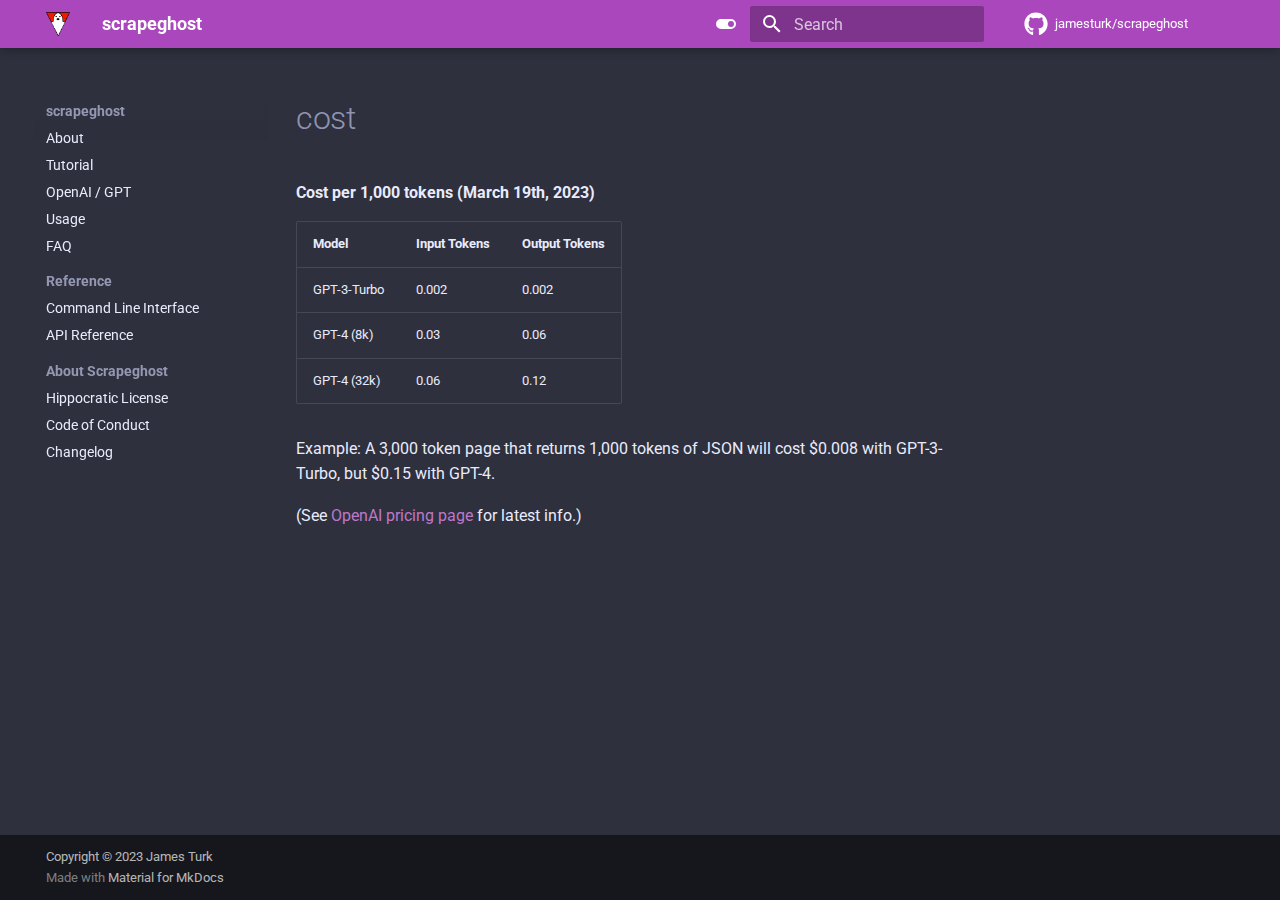
<file: snippets/_cost/index.html>
<!doctype html>
<html lang="en" class="no-js">
  <head>
    
      <meta charset="utf-8">
      <meta name="viewport" content="width=device-width,initial-scale=1">
      
        <meta name="description" content="An experimental library for automated web scraping with GPT.">
      
      
        <meta name="author" content="James Turk">
      
      
        <link rel="canonical" href="https://jamesturk.github.io/scrapeghost/snippets/_cost/">
      
      
      
      <link rel="icon" href="../../assets/scrapeghost.png">
      <meta name="generator" content="mkdocs-1.4.2, mkdocs-material-9.1.3">
    
    
      
        <title>cost - scrapeghost</title>
      
    
    
      <link rel="stylesheet" href="../../assets/stylesheets/main.c4a75a56.min.css">
      
        
        <link rel="stylesheet" href="../../assets/stylesheets/palette.a0c5b2b5.min.css">
      
      

    
    
    
      
        
        
        <link rel="preconnect" href="https://fonts.gstatic.com" crossorigin>
        <link rel="stylesheet" href="https://fonts.googleapis.com/css?family=Roboto:300,300i,400,400i,700,700i%7CRoboto+Mono:400,400i,700,700i&display=fallback">
        <style>:root{--md-text-font:"Roboto";--md-code-font:"Roboto Mono"}</style>
      
    
    
      <link rel="stylesheet" href="../../assets/extra.css">
    
    <script>__md_scope=new URL("../..",location),__md_hash=e=>[...e].reduce((e,_)=>(e<<5)-e+_.charCodeAt(0),0),__md_get=(e,_=localStorage,t=__md_scope)=>JSON.parse(_.getItem(t.pathname+"."+e)),__md_set=(e,_,t=localStorage,a=__md_scope)=>{try{t.setItem(a.pathname+"."+e,JSON.stringify(_))}catch(e){}}</script>
    
      

    
    
    
  </head>
  
  
    
    
      
    
    
    
    
    <body dir="ltr" data-md-color-scheme="slate" data-md-color-primary="purple" data-md-color-accent="purple">
  
    
    
      <script>var palette=__md_get("__palette");if(palette&&"object"==typeof palette.color)for(var key of Object.keys(palette.color))document.body.setAttribute("data-md-color-"+key,palette.color[key])</script>
    
    <input class="md-toggle" data-md-toggle="drawer" type="checkbox" id="__drawer" autocomplete="off">
    <input class="md-toggle" data-md-toggle="search" type="checkbox" id="__search" autocomplete="off">
    <label class="md-overlay" for="__drawer"></label>
    <div data-md-component="skip">
      
    </div>
    <div data-md-component="announce">
      
    </div>
    
    
      

  

<header class="md-header md-header--shadow" data-md-component="header">
  <nav class="md-header__inner md-grid" aria-label="Header">
    <a href="../.." title="scrapeghost" class="md-header__button md-logo" aria-label="scrapeghost" data-md-component="logo">
      
  <img src="../../assets/scrapeghost.png" alt="logo">

    </a>
    <label class="md-header__button md-icon" for="__drawer">
      <svg xmlns="http://www.w3.org/2000/svg" viewBox="0 0 24 24"><path d="M3 6h18v2H3V6m0 5h18v2H3v-2m0 5h18v2H3v-2Z"/></svg>
    </label>
    <div class="md-header__title" data-md-component="header-title">
      <div class="md-header__ellipsis">
        <div class="md-header__topic">
          <span class="md-ellipsis">
            scrapeghost
          </span>
        </div>
        <div class="md-header__topic" data-md-component="header-topic">
          <span class="md-ellipsis">
            
               cost
            
          </span>
        </div>
      </div>
    </div>
    
      <form class="md-header__option" data-md-component="palette">
        
          
          <input class="md-option" data-md-color-media="" data-md-color-scheme="slate" data-md-color-primary="purple" data-md-color-accent="purple"  aria-label="Switch to light mode"  type="radio" name="__palette" id="__palette_1">
          
            <label class="md-header__button md-icon" title="Switch to light mode" for="__palette_2" hidden>
              <svg xmlns="http://www.w3.org/2000/svg" viewBox="0 0 24 24"><path d="M17 7H7a5 5 0 0 0-5 5 5 5 0 0 0 5 5h10a5 5 0 0 0 5-5 5 5 0 0 0-5-5m0 8a3 3 0 0 1-3-3 3 3 0 0 1 3-3 3 3 0 0 1 3 3 3 3 0 0 1-3 3Z"/></svg>
            </label>
          
        
          
          <input class="md-option" data-md-color-media="" data-md-color-scheme="default" data-md-color-primary="purple" data-md-color-accent="purple"  aria-label="Switch to dark mode"  type="radio" name="__palette" id="__palette_2">
          
            <label class="md-header__button md-icon" title="Switch to dark mode" for="__palette_1" hidden>
              <svg xmlns="http://www.w3.org/2000/svg" viewBox="0 0 24 24"><path d="M17 6H7c-3.31 0-6 2.69-6 6s2.69 6 6 6h10c3.31 0 6-2.69 6-6s-2.69-6-6-6zm0 10H7c-2.21 0-4-1.79-4-4s1.79-4 4-4h10c2.21 0 4 1.79 4 4s-1.79 4-4 4zM7 9c-1.66 0-3 1.34-3 3s1.34 3 3 3 3-1.34 3-3-1.34-3-3-3z"/></svg>
            </label>
          
        
      </form>
    
    
    
      <label class="md-header__button md-icon" for="__search">
        <svg xmlns="http://www.w3.org/2000/svg" viewBox="0 0 24 24"><path d="M9.5 3A6.5 6.5 0 0 1 16 9.5c0 1.61-.59 3.09-1.56 4.23l.27.27h.79l5 5-1.5 1.5-5-5v-.79l-.27-.27A6.516 6.516 0 0 1 9.5 16 6.5 6.5 0 0 1 3 9.5 6.5 6.5 0 0 1 9.5 3m0 2C7 5 5 7 5 9.5S7 14 9.5 14 14 12 14 9.5 12 5 9.5 5Z"/></svg>
      </label>
      <div class="md-search" data-md-component="search" role="dialog">
  <label class="md-search__overlay" for="__search"></label>
  <div class="md-search__inner" role="search">
    <form class="md-search__form" name="search">
      <input type="text" class="md-search__input" name="query" aria-label="Search" placeholder="Search" autocapitalize="off" autocorrect="off" autocomplete="off" spellcheck="false" data-md-component="search-query" required>
      <label class="md-search__icon md-icon" for="__search">
        <svg xmlns="http://www.w3.org/2000/svg" viewBox="0 0 24 24"><path d="M9.5 3A6.5 6.5 0 0 1 16 9.5c0 1.61-.59 3.09-1.56 4.23l.27.27h.79l5 5-1.5 1.5-5-5v-.79l-.27-.27A6.516 6.516 0 0 1 9.5 16 6.5 6.5 0 0 1 3 9.5 6.5 6.5 0 0 1 9.5 3m0 2C7 5 5 7 5 9.5S7 14 9.5 14 14 12 14 9.5 12 5 9.5 5Z"/></svg>
        <svg xmlns="http://www.w3.org/2000/svg" viewBox="0 0 24 24"><path d="M20 11v2H8l5.5 5.5-1.42 1.42L4.16 12l7.92-7.92L13.5 5.5 8 11h12Z"/></svg>
      </label>
      <nav class="md-search__options" aria-label="Search">
        
        <button type="reset" class="md-search__icon md-icon" title="Clear" aria-label="Clear" tabindex="-1">
          <svg xmlns="http://www.w3.org/2000/svg" viewBox="0 0 24 24"><path d="M19 6.41 17.59 5 12 10.59 6.41 5 5 6.41 10.59 12 5 17.59 6.41 19 12 13.41 17.59 19 19 17.59 13.41 12 19 6.41Z"/></svg>
        </button>
      </nav>
      
    </form>
    <div class="md-search__output">
      <div class="md-search__scrollwrap" data-md-scrollfix>
        <div class="md-search-result" data-md-component="search-result">
          <div class="md-search-result__meta">
            Initializing search
          </div>
          <ol class="md-search-result__list" role="presentation"></ol>
        </div>
      </div>
    </div>
  </div>
</div>
    
    
      <div class="md-header__source">
        <a href="https://github.com/jamesturk/scrapeghost/" title="Go to repository" class="md-source" data-md-component="source">
  <div class="md-source__icon md-icon">
    
    <svg xmlns="http://www.w3.org/2000/svg" viewBox="0 0 496 512"><!--! Font Awesome Free 6.3.0 by @fontawesome - https://fontawesome.com License - https://fontawesome.com/license/free (Icons: CC BY 4.0, Fonts: SIL OFL 1.1, Code: MIT License) Copyright 2023 Fonticons, Inc.--><path d="M165.9 397.4c0 2-2.3 3.6-5.2 3.6-3.3.3-5.6-1.3-5.6-3.6 0-2 2.3-3.6 5.2-3.6 3-.3 5.6 1.3 5.6 3.6zm-31.1-4.5c-.7 2 1.3 4.3 4.3 4.9 2.6 1 5.6 0 6.2-2s-1.3-4.3-4.3-5.2c-2.6-.7-5.5.3-6.2 2.3zm44.2-1.7c-2.9.7-4.9 2.6-4.6 4.9.3 2 2.9 3.3 5.9 2.6 2.9-.7 4.9-2.6 4.6-4.6-.3-1.9-3-3.2-5.9-2.9zM244.8 8C106.1 8 0 113.3 0 252c0 110.9 69.8 205.8 169.5 239.2 12.8 2.3 17.3-5.6 17.3-12.1 0-6.2-.3-40.4-.3-61.4 0 0-70 15-84.7-29.8 0 0-11.4-29.1-27.8-36.6 0 0-22.9-15.7 1.6-15.4 0 0 24.9 2 38.6 25.8 21.9 38.6 58.6 27.5 72.9 20.9 2.3-16 8.8-27.1 16-33.7-55.9-6.2-112.3-14.3-112.3-110.5 0-27.5 7.6-41.3 23.6-58.9-2.6-6.5-11.1-33.3 2.6-67.9 20.9-6.5 69 27 69 27 20-5.6 41.5-8.5 62.8-8.5s42.8 2.9 62.8 8.5c0 0 48.1-33.6 69-27 13.7 34.7 5.2 61.4 2.6 67.9 16 17.7 25.8 31.5 25.8 58.9 0 96.5-58.9 104.2-114.8 110.5 9.2 7.9 17 22.9 17 46.4 0 33.7-.3 75.4-.3 83.6 0 6.5 4.6 14.4 17.3 12.1C428.2 457.8 496 362.9 496 252 496 113.3 383.5 8 244.8 8zM97.2 352.9c-1.3 1-1 3.3.7 5.2 1.6 1.6 3.9 2.3 5.2 1 1.3-1 1-3.3-.7-5.2-1.6-1.6-3.9-2.3-5.2-1zm-10.8-8.1c-.7 1.3.3 2.9 2.3 3.9 1.6 1 3.6.7 4.3-.7.7-1.3-.3-2.9-2.3-3.9-2-.6-3.6-.3-4.3.7zm32.4 35.6c-1.6 1.3-1 4.3 1.3 6.2 2.3 2.3 5.2 2.6 6.5 1 1.3-1.3.7-4.3-1.3-6.2-2.2-2.3-5.2-2.6-6.5-1zm-11.4-14.7c-1.6 1-1.6 3.6 0 5.9 1.6 2.3 4.3 3.3 5.6 2.3 1.6-1.3 1.6-3.9 0-6.2-1.4-2.3-4-3.3-5.6-2z"/></svg>
  </div>
  <div class="md-source__repository">
    jamesturk/scrapeghost
  </div>
</a>
      </div>
    
  </nav>
  
</header>
    
    <div class="md-container" data-md-component="container">
      
      
        
          
        
      
      <main class="md-main" data-md-component="main">
        <div class="md-main__inner md-grid">
          
            
              
              <div class="md-sidebar md-sidebar--primary" data-md-component="sidebar" data-md-type="navigation" >
                <div class="md-sidebar__scrollwrap">
                  <div class="md-sidebar__inner">
                    


<nav class="md-nav md-nav--primary" aria-label="Navigation" data-md-level="0">
  <label class="md-nav__title" for="__drawer">
    <a href="../.." title="scrapeghost" class="md-nav__button md-logo" aria-label="scrapeghost" data-md-component="logo">
      
  <img src="../../assets/scrapeghost.png" alt="logo">

    </a>
    scrapeghost
  </label>
  
    <div class="md-nav__source">
      <a href="https://github.com/jamesturk/scrapeghost/" title="Go to repository" class="md-source" data-md-component="source">
  <div class="md-source__icon md-icon">
    
    <svg xmlns="http://www.w3.org/2000/svg" viewBox="0 0 496 512"><!--! Font Awesome Free 6.3.0 by @fontawesome - https://fontawesome.com License - https://fontawesome.com/license/free (Icons: CC BY 4.0, Fonts: SIL OFL 1.1, Code: MIT License) Copyright 2023 Fonticons, Inc.--><path d="M165.9 397.4c0 2-2.3 3.6-5.2 3.6-3.3.3-5.6-1.3-5.6-3.6 0-2 2.3-3.6 5.2-3.6 3-.3 5.6 1.3 5.6 3.6zm-31.1-4.5c-.7 2 1.3 4.3 4.3 4.9 2.6 1 5.6 0 6.2-2s-1.3-4.3-4.3-5.2c-2.6-.7-5.5.3-6.2 2.3zm44.2-1.7c-2.9.7-4.9 2.6-4.6 4.9.3 2 2.9 3.3 5.9 2.6 2.9-.7 4.9-2.6 4.6-4.6-.3-1.9-3-3.2-5.9-2.9zM244.8 8C106.1 8 0 113.3 0 252c0 110.9 69.8 205.8 169.5 239.2 12.8 2.3 17.3-5.6 17.3-12.1 0-6.2-.3-40.4-.3-61.4 0 0-70 15-84.7-29.8 0 0-11.4-29.1-27.8-36.6 0 0-22.9-15.7 1.6-15.4 0 0 24.9 2 38.6 25.8 21.9 38.6 58.6 27.5 72.9 20.9 2.3-16 8.8-27.1 16-33.7-55.9-6.2-112.3-14.3-112.3-110.5 0-27.5 7.6-41.3 23.6-58.9-2.6-6.5-11.1-33.3 2.6-67.9 20.9-6.5 69 27 69 27 20-5.6 41.5-8.5 62.8-8.5s42.8 2.9 62.8 8.5c0 0 48.1-33.6 69-27 13.7 34.7 5.2 61.4 2.6 67.9 16 17.7 25.8 31.5 25.8 58.9 0 96.5-58.9 104.2-114.8 110.5 9.2 7.9 17 22.9 17 46.4 0 33.7-.3 75.4-.3 83.6 0 6.5 4.6 14.4 17.3 12.1C428.2 457.8 496 362.9 496 252 496 113.3 383.5 8 244.8 8zM97.2 352.9c-1.3 1-1 3.3.7 5.2 1.6 1.6 3.9 2.3 5.2 1 1.3-1 1-3.3-.7-5.2-1.6-1.6-3.9-2.3-5.2-1zm-10.8-8.1c-.7 1.3.3 2.9 2.3 3.9 1.6 1 3.6.7 4.3-.7.7-1.3-.3-2.9-2.3-3.9-2-.6-3.6-.3-4.3.7zm32.4 35.6c-1.6 1.3-1 4.3 1.3 6.2 2.3 2.3 5.2 2.6 6.5 1 1.3-1.3.7-4.3-1.3-6.2-2.2-2.3-5.2-2.6-6.5-1zm-11.4-14.7c-1.6 1-1.6 3.6 0 5.9 1.6 2.3 4.3 3.3 5.6 2.3 1.6-1.3 1.6-3.9 0-6.2-1.4-2.3-4-3.3-5.6-2z"/></svg>
  </div>
  <div class="md-source__repository">
    jamesturk/scrapeghost
  </div>
</a>
    </div>
  
  <ul class="md-nav__list" data-md-scrollfix>
    
      
      
      

  
  
  
    <li class="md-nav__item">
      <a href="../.." class="md-nav__link">
        About
      </a>
    </li>
  

    
      
      
      

  
  
  
    <li class="md-nav__item">
      <a href="../../tutorial/" class="md-nav__link">
        Tutorial
      </a>
    </li>
  

    
      
      
      

  
  
  
    <li class="md-nav__item">
      <a href="../../openai/" class="md-nav__link">
        OpenAI / GPT
      </a>
    </li>
  

    
      
      
      

  
  
  
    <li class="md-nav__item">
      <a href="../../usage/" class="md-nav__link">
        Usage
      </a>
    </li>
  

    
      
      
      

  
  
  
    <li class="md-nav__item">
      <a href="../../faq/" class="md-nav__link">
        FAQ
      </a>
    </li>
  

    
      
      
      

  
  
  
    
      
    
    <li class="md-nav__item md-nav__item--section md-nav__item--nested">
      
      
      
      
      <input class="md-nav__toggle md-toggle " type="checkbox" id="__nav_6" >
      
      
      
        <label class="md-nav__link" for="__nav_6" id="__nav_6_label" tabindex="0">
          Reference
          <span class="md-nav__icon md-icon"></span>
        </label>
      
      <nav class="md-nav" data-md-level="1" aria-labelledby="__nav_6_label" aria-expanded="false">
        <label class="md-nav__title" for="__nav_6">
          <span class="md-nav__icon md-icon"></span>
          Reference
        </label>
        <ul class="md-nav__list" data-md-scrollfix>
          
            
              
  
  
  
    <li class="md-nav__item">
      <a href="../../cli/" class="md-nav__link">
        Command Line Interface
      </a>
    </li>
  

            
          
            
              
  
  
  
    <li class="md-nav__item">
      <a href="../../api/" class="md-nav__link">
        API Reference
      </a>
    </li>
  

            
          
        </ul>
      </nav>
    </li>
  

    
      
      
      

  
  
  
    
      
    
    <li class="md-nav__item md-nav__item--section md-nav__item--nested">
      
      
      
      
      <input class="md-nav__toggle md-toggle " type="checkbox" id="__nav_7" >
      
      
      
        <label class="md-nav__link" for="__nav_7" id="__nav_7_label" tabindex="0">
          About Scrapeghost
          <span class="md-nav__icon md-icon"></span>
        </label>
      
      <nav class="md-nav" data-md-level="1" aria-labelledby="__nav_7_label" aria-expanded="false">
        <label class="md-nav__title" for="__nav_7">
          <span class="md-nav__icon md-icon"></span>
          About Scrapeghost
        </label>
        <ul class="md-nav__list" data-md-scrollfix>
          
            
              
  
  
  
    <li class="md-nav__item">
      <a href="../../LICENSE/" class="md-nav__link">
        Hippocratic License
      </a>
    </li>
  

            
          
            
              
  
  
  
    <li class="md-nav__item">
      <a href="../../code_of_conduct/" class="md-nav__link">
        Code of Conduct
      </a>
    </li>
  

            
          
            
              
  
  
  
    <li class="md-nav__item">
      <a href="../../changelog/" class="md-nav__link">
        Changelog
      </a>
    </li>
  

            
          
        </ul>
      </nav>
    </li>
  

    
  </ul>
</nav>
                  </div>
                </div>
              </div>
            
            
              
              <div class="md-sidebar md-sidebar--secondary" data-md-component="sidebar" data-md-type="toc" >
                <div class="md-sidebar__scrollwrap">
                  <div class="md-sidebar__inner">
                    

<nav class="md-nav md-nav--secondary" aria-label="Table of contents">
  
  
  
  
</nav>
                  </div>
                </div>
              </div>
            
          
          
            <div class="md-content" data-md-component="content">
              <article class="md-content__inner md-typeset">
                
                  

  
  


  <h1> cost</h1>

<p><strong>Cost per 1,000 tokens (March 19th, 2023)</strong></p>
<table>
<thead>
<tr>
<th>Model</th>
<th>Input Tokens</th>
<th>Output Tokens</th>
</tr>
</thead>
<tbody>
<tr>
<td>GPT-3-Turbo</td>
<td>0.002</td>
<td>0.002</td>
</tr>
<tr>
<td>GPT-4 (8k)</td>
<td>0.03</td>
<td>0.06</td>
</tr>
<tr>
<td>GPT-4 (32k)</td>
<td>0.06</td>
<td>0.12</td>
</tr>
</tbody>
</table>
<p>Example: A 3,000 token page that returns 1,000 tokens of JSON will cost $0.008 with GPT-3-Turbo, but $0.15 with GPT-4.</p>
<p>(See <a href="https://platform.openai.com/pricing">OpenAI pricing page</a> for latest info.)</p>





                
              </article>
            </div>
          
          
  <script>var tabs=__md_get("__tabs");if(Array.isArray(tabs))e:for(var set of document.querySelectorAll(".tabbed-set")){var tab,labels=set.querySelector(".tabbed-labels");for(tab of tabs)for(var label of labels.getElementsByTagName("label"))if(label.innerText.trim()===tab){var input=document.getElementById(label.htmlFor);input.checked=!0;continue e}}</script>

        </div>
        
          <button type="button" class="md-top md-icon" data-md-component="top" hidden>
            <svg xmlns="http://www.w3.org/2000/svg" viewBox="0 0 24 24"><path d="M13 20h-2V8l-5.5 5.5-1.42-1.42L12 4.16l7.92 7.92-1.42 1.42L13 8v12Z"/></svg>
            Back to top
          </button>
        
      </main>
      
        <footer class="md-footer">
  
  <div class="md-footer-meta md-typeset">
    <div class="md-footer-meta__inner md-grid">
      <div class="md-copyright">
  
    <div class="md-copyright__highlight">
      Copyright &copy; 2023 James Turk
    </div>
  
  
    Made with
    <a href="https://squidfunk.github.io/mkdocs-material/" target="_blank" rel="noopener">
      Material for MkDocs
    </a>
  
</div>
      
    </div>
  </div>
</footer>
      
    </div>
    <div class="md-dialog" data-md-component="dialog">
      <div class="md-dialog__inner md-typeset"></div>
    </div>
    
    <script id="__config" type="application/json">{"base": "../..", "features": ["navigation.sections", "navigation.top", "content.tabs.link"], "search": "../../assets/javascripts/workers/search.208ed371.min.js", "translations": {"clipboard.copied": "Copied to clipboard", "clipboard.copy": "Copy to clipboard", "search.result.more.one": "1 more on this page", "search.result.more.other": "# more on this page", "search.result.none": "No matching documents", "search.result.one": "1 matching document", "search.result.other": "# matching documents", "search.result.placeholder": "Type to start searching", "search.result.term.missing": "Missing", "select.version": "Select version"}}</script>
    
    
      <script src="../../assets/javascripts/bundle.efa0ade1.min.js"></script>
      
    
  </body>
</html>
</file>
<file: assets/extra.css>
:root>* {
    // --md-code-hl-color: yellow;
}
</file>
<file: assets/stylesheets/main.c4a75a56.min.css>
@charset "UTF-8";html{-webkit-text-size-adjust:none;-moz-text-size-adjust:none;text-size-adjust:none;box-sizing:border-box}*,:after,:before{box-sizing:inherit}@media (prefers-reduced-motion){*,:after,:before{transition:none!important}}body{margin:0}a,button,input,label{-webkit-tap-highlight-color:transparent}a{color:inherit;text-decoration:none}hr{border:0;box-sizing:initial;display:block;height:.05rem;overflow:visible;padding:0}small{font-size:80%}sub,sup{line-height:1em}img{border-style:none}table{border-collapse:initial;border-spacing:0}td,th{font-weight:400;vertical-align:top}button{background:#0000;border:0;font-family:inherit;font-size:inherit;margin:0;padding:0}input{border:0;outline:none}:root{--md-primary-fg-color:#4051b5;--md-primary-fg-color--light:#5d6cc0;--md-primary-fg-color--dark:#303fa1;--md-primary-bg-color:#fff;--md-primary-bg-color--light:#ffffffb3;--md-accent-fg-color:#526cfe;--md-accent-fg-color--transparent:#526cfe1a;--md-accent-bg-color:#fff;--md-accent-bg-color--light:#ffffffb3}:root,[data-md-color-scheme=default]{--md-default-fg-color:#000000de;--md-default-fg-color--light:#0000008a;--md-default-fg-color--lighter:#00000052;--md-default-fg-color--lightest:#00000012;--md-default-bg-color:#fff;--md-default-bg-color--light:#ffffffb3;--md-default-bg-color--lighter:#ffffff4d;--md-default-bg-color--lightest:#ffffff1f;--md-code-fg-color:#36464e;--md-code-bg-color:#f5f5f5;--md-code-hl-color:#ffff0080;--md-code-hl-number-color:#d52a2a;--md-code-hl-special-color:#db1457;--md-code-hl-function-color:#a846b9;--md-code-hl-constant-color:#6e59d9;--md-code-hl-keyword-color:#3f6ec6;--md-code-hl-string-color:#1c7d4d;--md-code-hl-name-color:var(--md-code-fg-color);--md-code-hl-operator-color:var(--md-default-fg-color--light);--md-code-hl-punctuation-color:var(--md-default-fg-color--light);--md-code-hl-comment-color:var(--md-default-fg-color--light);--md-code-hl-generic-color:var(--md-default-fg-color--light);--md-code-hl-variable-color:var(--md-default-fg-color--light);--md-typeset-color:var(--md-default-fg-color);--md-typeset-a-color:var(--md-primary-fg-color);--md-typeset-mark-color:#ffff0080;--md-typeset-del-color:#f5503d26;--md-typeset-ins-color:#0bd57026;--md-typeset-kbd-color:#fafafa;--md-typeset-kbd-accent-color:#fff;--md-typeset-kbd-border-color:#b8b8b8;--md-typeset-table-color:#0000001f;--md-typeset-table-color--light:rgba(0,0,0,.035);--md-admonition-fg-color:var(--md-default-fg-color);--md-admonition-bg-color:var(--md-default-bg-color);--md-warning-fg-color:#000000de;--md-warning-bg-color:#ff9;--md-footer-fg-color:#fff;--md-footer-fg-color--light:#ffffffb3;--md-footer-fg-color--lighter:#ffffff73;--md-footer-bg-color:#000000de;--md-footer-bg-color--dark:#00000052;--md-shadow-z1:0 0.2rem 0.5rem #0000000d,0 0 0.05rem #0000001a;--md-shadow-z2:0 0.2rem 0.5rem #0000001a,0 0 0.05rem #00000040;--md-shadow-z3:0 0.2rem 0.5rem #0003,0 0 0.05rem #00000059}.md-icon svg{fill:currentcolor;display:block;height:1.2rem;width:1.2rem}body{-webkit-font-smoothing:antialiased;-moz-osx-font-smoothing:grayscale;--md-text-font-family:var(--md-text-font,_),-apple-system,BlinkMacSystemFont,Helvetica,Arial,sans-serif;--md-code-font-family:var(--md-code-font,_),SFMono-Regular,Consolas,Menlo,monospace}aside,body,input{font-feature-settings:"kern","liga";color:var(--md-typeset-color);font-family:var(--md-text-font-family)}code,kbd,pre{font-feature-settings:"kern";font-family:var(--md-code-font-family)}:root{--md-typeset-table-sort-icon:url('data:image/svg+xml;charset=utf-8,<svg xmlns="http://www.w3.org/2000/svg" viewBox="0 0 24 24"><path d="m18 21-4-4h3V7h-3l4-4 4 4h-3v10h3M2 19v-2h10v2M2 13v-2h7v2M2 7V5h4v2H2Z"/></svg>');--md-typeset-table-sort-icon--asc:url('data:image/svg+xml;charset=utf-8,<svg xmlns="http://www.w3.org/2000/svg" viewBox="0 0 24 24"><path d="M19 17h3l-4 4-4-4h3V3h2M2 17h10v2H2M6 5v2H2V5m0 6h7v2H2v-2Z"/></svg>');--md-typeset-table-sort-icon--desc:url('data:image/svg+xml;charset=utf-8,<svg xmlns="http://www.w3.org/2000/svg" viewBox="0 0 24 24"><path d="M19 7h3l-4-4-4 4h3v14h2M2 17h10v2H2M6 5v2H2V5m0 6h7v2H2v-2Z"/></svg>')}.md-typeset{-webkit-print-color-adjust:exact;color-adjust:exact;font-size:.8rem;line-height:1.6}@media print{.md-typeset{font-size:.68rem}}.md-typeset blockquote,.md-typeset dl,.md-typeset figure,.md-typeset ol,.md-typeset pre,.md-typeset ul{margin-bottom:1em;margin-top:1em}.md-typeset h1{color:var(--md-default-fg-color--light);font-size:2em;line-height:1.3;margin:0 0 1.25em}.md-typeset h1,.md-typeset h2{font-weight:300;letter-spacing:-.01em}.md-typeset h2{font-size:1.5625em;line-height:1.4;margin:1.6em 0 .64em}.md-typeset h3{font-size:1.25em;font-weight:400;letter-spacing:-.01em;line-height:1.5;margin:1.6em 0 .8em}.md-typeset h2+h3{margin-top:.8em}.md-typeset h4{font-weight:700;letter-spacing:-.01em;margin:1em 0}.md-typeset h5,.md-typeset h6{color:var(--md-default-fg-color--light);font-size:.8em;font-weight:700;letter-spacing:-.01em;margin:1.25em 0}.md-typeset h5{text-transform:uppercase}.md-typeset hr{border-bottom:.05rem solid var(--md-default-fg-color--lightest);display:flow-root;margin:1.5em 0}.md-typeset a{color:var(--md-typeset-a-color);word-break:break-word}.md-typeset a,.md-typeset a:before{transition:color 125ms}.md-typeset a:focus,.md-typeset a:hover{color:var(--md-accent-fg-color)}.md-typeset a:focus code,.md-typeset a:hover code{background-color:var(--md-accent-fg-color--transparent)}.md-typeset a code{color:currentcolor;transition:background-color 125ms}.md-typeset a.focus-visible{outline-color:var(--md-accent-fg-color);outline-offset:.2rem}.md-typeset code,.md-typeset kbd,.md-typeset pre{color:var(--md-code-fg-color);direction:ltr;font-variant-ligatures:none}@media print{.md-typeset code,.md-typeset kbd,.md-typeset pre{white-space:pre-wrap}}.md-typeset code{background-color:var(--md-code-bg-color);border-radius:.1rem;-webkit-box-decoration-break:clone;box-decoration-break:clone;font-size:.85em;padding:0 .2941176471em;word-break:break-word}.md-typeset code:not(.focus-visible){-webkit-tap-highlight-color:transparent;outline:none}.md-typeset pre{display:flow-root;line-height:1.4;position:relative}.md-typeset pre>code{-webkit-box-decoration-break:slice;box-decoration-break:slice;box-shadow:none;display:block;margin:0;outline-color:var(--md-accent-fg-color);overflow:auto;padding:.7720588235em 1.1764705882em;scrollbar-color:var(--md-default-fg-color--lighter) #0000;scrollbar-width:thin;touch-action:auto;word-break:normal}.md-typeset pre>code:hover{scrollbar-color:var(--md-accent-fg-color) #0000}.md-typeset pre>code::-webkit-scrollbar{height:.2rem;width:.2rem}.md-typeset pre>code::-webkit-scrollbar-thumb{background-color:var(--md-default-fg-color--lighter)}.md-typeset pre>code::-webkit-scrollbar-thumb:hover{background-color:var(--md-accent-fg-color)}.md-typeset kbd{background-color:var(--md-typeset-kbd-color);border-radius:.1rem;box-shadow:0 .1rem 0 .05rem var(--md-typeset-kbd-border-color),0 .1rem 0 var(--md-typeset-kbd-border-color),0 -.1rem .2rem var(--md-typeset-kbd-accent-color) inset;color:var(--md-default-fg-color);display:inline-block;font-size:.75em;padding:0 .6666666667em;vertical-align:text-top;word-break:break-word}.md-typeset mark{background-color:var(--md-typeset-mark-color);-webkit-box-decoration-break:clone;box-decoration-break:clone;color:inherit;word-break:break-word}.md-typeset abbr{border-bottom:.05rem dotted var(--md-default-fg-color--light);cursor:help;text-decoration:none}@media (hover:none){.md-typeset abbr[title]:focus:after,.md-typeset abbr[title]:hover:after{background-color:var(--md-default-fg-color);border-radius:.1rem;box-shadow:var(--md-shadow-z3);color:var(--md-default-bg-color);content:attr(title);font-size:.7rem;left:.8rem;margin-top:2em;padding:.2rem .3rem;position:absolute;right:.8rem}}.md-typeset small{opacity:.75}[dir=ltr] .md-typeset sub,[dir=ltr] .md-typeset sup{margin-left:.078125em}[dir=rtl] .md-typeset sub,[dir=rtl] .md-typeset sup{margin-right:.078125em}[dir=ltr] .md-typeset blockquote{padding-left:.6rem}[dir=rtl] .md-typeset blockquote{padding-right:.6rem}[dir=ltr] .md-typeset blockquote{border-left:.2rem solid var(--md-default-fg-color--lighter)}[dir=rtl] .md-typeset blockquote{border-right:.2rem solid var(--md-default-fg-color--lighter)}.md-typeset blockquote{color:var(--md-default-fg-color--light);margin-left:0;margin-right:0}.md-typeset ul{list-style-type:disc}[dir=ltr] .md-typeset ol,[dir=ltr] .md-typeset ul{margin-left:.625em}[dir=rtl] .md-typeset ol,[dir=rtl] .md-typeset ul{margin-right:.625em}.md-typeset ol,.md-typeset ul{padding:0}.md-typeset ol:not([hidden]),.md-typeset ul:not([hidden]){display:flow-root}.md-typeset ol ol,.md-typeset ul ol{list-style-type:lower-alpha}.md-typeset ol ol ol,.md-typeset ul ol ol{list-style-type:lower-roman}[dir=ltr] .md-typeset ol li,[dir=ltr] .md-typeset ul li{margin-left:1.25em}[dir=rtl] .md-typeset ol li,[dir=rtl] .md-typeset ul li{margin-right:1.25em}.md-typeset ol li,.md-typeset ul li{margin-bottom:.5em}.md-typeset ol li blockquote,.md-typeset ol li p,.md-typeset ul li blockquote,.md-typeset ul li p{margin:.5em 0}.md-typeset ol li:last-child,.md-typeset ul li:last-child{margin-bottom:0}[dir=ltr] .md-typeset ol li ol,[dir=ltr] .md-typeset ol li ul,[dir=ltr] .md-typeset ul li ol,[dir=ltr] .md-typeset ul li ul{margin-left:.625em}[dir=rtl] .md-typeset ol li ol,[dir=rtl] .md-typeset ol li ul,[dir=rtl] .md-typeset ul li ol,[dir=rtl] .md-typeset ul li ul{margin-right:.625em}.md-typeset ol li ol,.md-typeset ol li ul,.md-typeset ul li ol,.md-typeset ul li ul{margin-bottom:.5em;margin-top:.5em}[dir=ltr] .md-typeset dd{margin-left:1.875em}[dir=rtl] .md-typeset dd{margin-right:1.875em}.md-typeset dd{margin-bottom:1.5em;margin-top:1em}.md-typeset img,.md-typeset svg,.md-typeset video{height:auto;max-width:100%}.md-typeset img[align=left]{margin:1em 1em 1em 0}.md-typeset img[align=right]{margin:1em 0 1em 1em}.md-typeset img[align]:only-child{margin-top:0}.md-typeset img[src$="#gh-dark-mode-only"],.md-typeset img[src$="#only-dark"]{display:none}.md-typeset figure{display:flow-root;margin:1em auto;max-width:100%;text-align:center;width:-webkit-fit-content;width:-moz-fit-content;width:fit-content}.md-typeset figure img{display:block}.md-typeset figcaption{font-style:italic;margin:1em auto;max-width:24rem}.md-typeset iframe{max-width:100%}.md-typeset table:not([class]){background-color:var(--md-default-bg-color);border:.05rem solid var(--md-typeset-table-color);border-radius:.1rem;display:inline-block;font-size:.64rem;max-width:100%;overflow:auto;touch-action:auto}@media print{.md-typeset table:not([class]){display:table}}.md-typeset table:not([class])+*{margin-top:1.5em}.md-typeset table:not([class]) td>:first-child,.md-typeset table:not([class]) th>:first-child{margin-top:0}.md-typeset table:not([class]) td>:last-child,.md-typeset table:not([class]) th>:last-child{margin-bottom:0}.md-typeset table:not([class]) td:not([align]),.md-typeset table:not([class]) th:not([align]){text-align:left}[dir=rtl] .md-typeset table:not([class]) td:not([align]),[dir=rtl] .md-typeset table:not([class]) th:not([align]){text-align:right}.md-typeset table:not([class]) th{font-weight:700;min-width:5rem;padding:.9375em 1.25em;vertical-align:top}.md-typeset table:not([class]) td{border-top:.05rem solid var(--md-typeset-table-color);padding:.9375em 1.25em;vertical-align:top}.md-typeset table:not([class]) tbody tr{transition:background-color 125ms}.md-typeset table:not([class]) tbody tr:hover{background-color:var(--md-typeset-table-color--light);box-shadow:0 .05rem 0 var(--md-default-bg-color) inset}.md-typeset table:not([class]) a{word-break:normal}.md-typeset table th[role=columnheader]{cursor:pointer}[dir=ltr] .md-typeset table th[role=columnheader]:after{margin-left:.5em}[dir=rtl] .md-typeset table th[role=columnheader]:after{margin-right:.5em}.md-typeset table th[role=columnheader]:after{content:"";display:inline-block;height:1.2em;-webkit-mask-image:var(--md-typeset-table-sort-icon);mask-image:var(--md-typeset-table-sort-icon);-webkit-mask-repeat:no-repeat;mask-repeat:no-repeat;-webkit-mask-size:contain;mask-size:contain;transition:background-color 125ms;vertical-align:text-bottom;width:1.2em}.md-typeset table th[role=columnheader]:hover:after{background-color:var(--md-default-fg-color--lighter)}.md-typeset table th[role=columnheader][aria-sort=ascending]:after{background-color:var(--md-default-fg-color--light);-webkit-mask-image:var(--md-typeset-table-sort-icon--asc);mask-image:var(--md-typeset-table-sort-icon--asc)}.md-typeset table th[role=columnheader][aria-sort=descending]:after{background-color:var(--md-default-fg-color--light);-webkit-mask-image:var(--md-typeset-table-sort-icon--desc);mask-image:var(--md-typeset-table-sort-icon--desc)}.md-typeset__scrollwrap{margin:1em -.8rem;overflow-x:auto;touch-action:auto}.md-typeset__table{display:inline-block;margin-bottom:.5em;padding:0 .8rem}@media print{.md-typeset__table{display:block}}html .md-typeset__table table{display:table;margin:0;overflow:hidden;width:100%}@media screen and (max-width:44.9375em){.md-content__inner>pre{margin:1em -.8rem}.md-content__inner>pre code{border-radius:0}}.md-banner{background-color:var(--md-footer-bg-color);color:var(--md-footer-fg-color);overflow:auto}@media print{.md-banner{display:none}}.md-banner--warning{background-color:var(--md-warning-bg-color);color:var(--md-warning-fg-color)}.md-banner__inner{font-size:.7rem;margin:.6rem auto;padding:0 .8rem}[dir=ltr] .md-banner__button{float:right}[dir=rtl] .md-banner__button{float:left}.md-banner__button{color:inherit;cursor:pointer;transition:opacity .25s}.md-banner__button:hover{opacity:.7}html{font-size:125%;height:100%;overflow-x:hidden}@media screen and (min-width:100em){html{font-size:137.5%}}@media screen and (min-width:125em){html{font-size:150%}}body{background-color:var(--md-default-bg-color);display:flex;flex-direction:column;font-size:.5rem;min-height:100%;position:relative;width:100%}@media print{body{display:block}}@media screen and (max-width:59.9375em){body[data-md-scrolllock]{position:fixed}}.md-grid{margin-left:auto;margin-right:auto;max-width:61rem}.md-container{display:flex;flex-direction:column;flex-grow:1}@media print{.md-container{display:block}}.md-main{flex-grow:1}.md-main__inner{display:flex;height:100%;margin-top:1.5rem}.md-ellipsis{overflow:hidden;text-overflow:ellipsis;white-space:nowrap}.md-toggle{display:none}.md-option{height:0;opacity:0;position:absolute;width:0}.md-option:checked+label:not([hidden]){display:block}.md-option.focus-visible+label{outline-color:var(--md-accent-fg-color);outline-style:auto}.md-skip{background-color:var(--md-default-fg-color);border-radius:.1rem;color:var(--md-default-bg-color);font-size:.64rem;margin:.5rem;opacity:0;outline-color:var(--md-accent-fg-color);padding:.3rem .5rem;position:fixed;transform:translateY(.4rem);z-index:-1}.md-skip:focus{opacity:1;transform:translateY(0);transition:transform .25s cubic-bezier(.4,0,.2,1),opacity 175ms 75ms;z-index:10}@page{margin:25mm}:root{--md-clipboard-icon:url('data:image/svg+xml;charset=utf-8,<svg xmlns="http://www.w3.org/2000/svg" viewBox="0 0 24 24"><path d="M19 21H8V7h11m0-2H8a2 2 0 0 0-2 2v14a2 2 0 0 0 2 2h11a2 2 0 0 0 2-2V7a2 2 0 0 0-2-2m-3-4H4a2 2 0 0 0-2 2v14h2V3h12V1Z"/></svg>')}.md-clipboard{border-radius:.1rem;color:var(--md-default-fg-color--lightest);cursor:pointer;height:1.5em;outline-color:var(--md-accent-fg-color);outline-offset:.1rem;position:absolute;right:.5em;top:.5em;transition:color .25s;width:1.5em;z-index:1}@media print{.md-clipboard{display:none}}.md-clipboard:not(.focus-visible){-webkit-tap-highlight-color:transparent;outline:none}:hover>.md-clipboard{color:var(--md-default-fg-color--light)}.md-clipboard:focus,.md-clipboard:hover{color:var(--md-accent-fg-color)}.md-clipboard:after{background-color:currentcolor;content:"";display:block;height:1.125em;margin:0 auto;-webkit-mask-image:var(--md-clipboard-icon);mask-image:var(--md-clipboard-icon);-webkit-mask-position:center;mask-position:center;-webkit-mask-repeat:no-repeat;mask-repeat:no-repeat;-webkit-mask-size:contain;mask-size:contain;width:1.125em}.md-clipboard--inline{cursor:pointer}.md-clipboard--inline code{transition:color .25s,background-color .25s}.md-clipboard--inline:focus code,.md-clipboard--inline:hover code{background-color:var(--md-accent-fg-color--transparent);color:var(--md-accent-fg-color)}@keyframes consent{0%{opacity:0;transform:translateY(100%)}to{opacity:1;transform:translateY(0)}}@keyframes overlay{0%{opacity:0}to{opacity:1}}.md-consent__overlay{animation:overlay .25s both;-webkit-backdrop-filter:blur(.1rem);backdrop-filter:blur(.1rem);background-color:#0000008a;height:100%;opacity:1;position:fixed;top:0;width:100%;z-index:5}.md-consent__inner{animation:consent .5s cubic-bezier(.1,.7,.1,1) both;background-color:var(--md-default-bg-color);border:0;border-radius:.1rem;bottom:0;box-shadow:0 0 .2rem #0000001a,0 .2rem .4rem #0003;max-height:100%;overflow:auto;padding:0;position:fixed;width:100%;z-index:5}.md-consent__form{padding:.8rem}.md-consent__settings{display:none;margin:1em 0}input:checked+.md-consent__settings{display:block}.md-consent__controls{margin-bottom:.8rem}.md-typeset .md-consent__controls .md-button{display:inline}@media screen and (max-width:44.9375em){.md-typeset .md-consent__controls .md-button{display:block;margin-top:.4rem;text-align:center;width:100%}}.md-consent label{cursor:pointer}.md-content{flex-grow:1;min-width:0}.md-content__inner{margin:0 .8rem 1.2rem;padding-top:.6rem}@media screen and (min-width:76.25em){[dir=ltr] .md-sidebar--primary:not([hidden])~.md-content>.md-content__inner{margin-left:1.2rem}[dir=ltr] .md-sidebar--secondary:not([hidden])~.md-content>.md-content__inner,[dir=rtl] .md-sidebar--primary:not([hidden])~.md-content>.md-content__inner{margin-right:1.2rem}[dir=rtl] .md-sidebar--secondary:not([hidden])~.md-content>.md-content__inner{margin-left:1.2rem}}.md-content__inner:before{content:"";display:block;height:.4rem}.md-content__inner>:last-child{margin-bottom:0}[dir=ltr] .md-content__button{float:right}[dir=rtl] .md-content__button{float:left}[dir=ltr] .md-content__button{margin-left:.4rem}[dir=rtl] .md-content__button{margin-right:.4rem}.md-content__button{margin:.4rem 0;padding:0}@media print{.md-content__button{display:none}}.md-typeset .md-content__button{color:var(--md-default-fg-color--lighter)}.md-content__button svg{display:inline;vertical-align:top}[dir=rtl] .md-content__button svg{transform:scaleX(-1)}[dir=ltr] .md-dialog{right:.8rem}[dir=rtl] .md-dialog{left:.8rem}.md-dialog{background-color:var(--md-default-fg-color);border-radius:.1rem;bottom:.8rem;box-shadow:var(--md-shadow-z3);min-width:11.1rem;opacity:0;padding:.4rem .6rem;pointer-events:none;position:fixed;transform:translateY(100%);transition:transform 0ms .4s,opacity .4s;z-index:4}@media print{.md-dialog{display:none}}.md-dialog--active{opacity:1;pointer-events:auto;transform:translateY(0);transition:transform .4s cubic-bezier(.075,.85,.175,1),opacity .4s}.md-dialog__inner{color:var(--md-default-bg-color);font-size:.7rem}.md-feedback{margin:2em 0 1em;text-align:center}.md-feedback fieldset{border:none;margin:0;padding:0}.md-feedback__title{font-weight:700;margin:1em auto}.md-feedback__inner{position:relative}.md-feedback__list{align-content:baseline;display:flex;flex-wrap:wrap;justify-content:center;position:relative}.md-feedback__list:hover .md-icon:not(:disabled){color:var(--md-default-fg-color--lighter)}:disabled .md-feedback__list{min-height:1.8rem}.md-feedback__icon{color:var(--md-default-fg-color--light);cursor:pointer;flex-shrink:0;margin:0 .1rem;transition:color 125ms}.md-feedback__icon:not(:disabled).md-icon:hover{color:var(--md-accent-fg-color)}.md-feedback__icon:disabled{color:var(--md-default-fg-color--lightest);pointer-events:none}.md-feedback__note{opacity:0;position:relative;transform:translateY(.4rem);transition:transform .4s cubic-bezier(.1,.7,.1,1),opacity .15s}.md-feedback__note>*{margin:0 auto;max-width:16rem}:disabled .md-feedback__note{opacity:1;transform:translateY(0)}.md-footer{background-color:var(--md-footer-bg-color);color:var(--md-footer-fg-color)}@media print{.md-footer{display:none}}.md-footer__inner{justify-content:space-between;overflow:auto;padding:.2rem}.md-footer__inner:not([hidden]){display:flex}.md-footer__link{display:flex;flex-grow:0.01;outline-color:var(--md-accent-fg-color);overflow:hidden;padding-bottom:.4rem;padding-top:1.4rem;transition:opacity .25s}.md-footer__link:focus,.md-footer__link:hover{opacity:.7}[dir=rtl] .md-footer__link svg{transform:scaleX(-1)}@media screen and (max-width:44.9375em){.md-footer__link--prev .md-footer__title{display:none}}[dir=ltr] .md-footer__link--next{margin-left:auto}[dir=rtl] .md-footer__link--next{margin-right:auto}.md-footer__link--next{text-align:right}[dir=rtl] .md-footer__link--next{text-align:left}.md-footer__title{flex-grow:1;font-size:.9rem;line-height:2.4rem;max-width:calc(100% - 2.4rem);padding:0 1rem;position:relative;white-space:nowrap}.md-footer__button{margin:.2rem;padding:.4rem}.md-footer__direction{font-size:.64rem;left:0;margin-top:-1rem;opacity:.7;padding:0 1rem;position:absolute;right:0}.md-footer-meta{background-color:var(--md-footer-bg-color--dark)}.md-footer-meta__inner{display:flex;flex-wrap:wrap;justify-content:space-between;padding:.2rem}html .md-footer-meta.md-typeset a{color:var(--md-footer-fg-color--light)}html .md-footer-meta.md-typeset a:focus,html .md-footer-meta.md-typeset a:hover{color:var(--md-footer-fg-color)}.md-copyright{color:var(--md-footer-fg-color--lighter);font-size:.64rem;margin:auto .6rem;padding:.4rem 0;width:100%}@media screen and (min-width:45em){.md-copyright{width:auto}}.md-copyright__highlight{color:var(--md-footer-fg-color--light)}.md-social{margin:0 .4rem;padding:.2rem 0 .6rem}@media screen and (min-width:45em){.md-social{padding:.6rem 0}}.md-social__link{display:inline-block;height:1.6rem;text-align:center;width:1.6rem}.md-social__link:before{line-height:1.9}.md-social__link svg{fill:currentcolor;max-height:.8rem;vertical-align:-25%}.md-typeset .md-button{border:.1rem solid;border-radius:.1rem;color:var(--md-primary-fg-color);cursor:pointer;display:inline-block;font-weight:700;padding:.625em 2em;transition:color 125ms,background-color 125ms,border-color 125ms}.md-typeset .md-button--primary{background-color:var(--md-primary-fg-color);border-color:var(--md-primary-fg-color);color:var(--md-primary-bg-color)}.md-typeset .md-button:focus,.md-typeset .md-button:hover{background-color:var(--md-accent-fg-color);border-color:var(--md-accent-fg-color);color:var(--md-accent-bg-color)}[dir=ltr] .md-typeset .md-input{border-top-left-radius:.1rem}[dir=ltr] .md-typeset .md-input,[dir=rtl] .md-typeset .md-input{border-top-right-radius:.1rem}[dir=rtl] .md-typeset .md-input{border-top-left-radius:.1rem}.md-typeset .md-input{border-bottom:.1rem solid var(--md-default-fg-color--lighter);box-shadow:var(--md-shadow-z1);font-size:.8rem;height:1.8rem;padding:0 .6rem;transition:border .25s,box-shadow .25s}.md-typeset .md-input:focus,.md-typeset .md-input:hover{border-bottom-color:var(--md-accent-fg-color);box-shadow:var(--md-shadow-z2)}.md-typeset .md-input--stretch{width:100%}.md-header{background-color:var(--md-primary-fg-color);box-shadow:0 0 .2rem #0000,0 .2rem .4rem #0000;color:var(--md-primary-bg-color);display:block;left:0;position:-webkit-sticky;position:sticky;right:0;top:0;z-index:4}@media print{.md-header{display:none}}.md-header[hidden]{transform:translateY(-100%);transition:transform .25s cubic-bezier(.8,0,.6,1),box-shadow .25s}.md-header--shadow{box-shadow:0 0 .2rem #0000001a,0 .2rem .4rem #0003;transition:transform .25s cubic-bezier(.1,.7,.1,1),box-shadow .25s}.md-header__inner{align-items:center;display:flex;padding:0 .2rem}.md-header__button{color:currentcolor;cursor:pointer;margin:.2rem;outline-color:var(--md-accent-fg-color);padding:.4rem;position:relative;transition:opacity .25s;vertical-align:middle;z-index:1}.md-header__button:hover{opacity:.7}.md-header__button:not([hidden]){display:inline-block}.md-header__button:not(.focus-visible){-webkit-tap-highlight-color:transparent;outline:none}.md-header__button.md-logo{margin:.2rem;padding:.4rem}@media screen and (max-width:76.1875em){.md-header__button.md-logo{display:none}}.md-header__button.md-logo img,.md-header__button.md-logo svg{fill:currentcolor;display:block;height:1.2rem;width:auto}@media screen and (min-width:60em){.md-header__button[for=__search]{display:none}}.no-js .md-header__button[for=__search]{display:none}[dir=rtl] .md-header__button[for=__search] svg{transform:scaleX(-1)}@media screen and (min-width:76.25em){.md-header__button[for=__drawer]{display:none}}.md-header__topic{display:flex;max-width:100%;position:absolute;transition:transform .4s cubic-bezier(.1,.7,.1,1),opacity .15s;white-space:nowrap}.md-header__topic+.md-header__topic{opacity:0;pointer-events:none;transform:translateX(1.25rem);transition:transform .4s cubic-bezier(1,.7,.1,.1),opacity .15s;z-index:-1}[dir=rtl] .md-header__topic+.md-header__topic{transform:translateX(-1.25rem)}.md-header__topic:first-child{font-weight:700}[dir=ltr] .md-header__title{margin-left:1rem}[dir=rtl] .md-header__title{margin-right:1rem}[dir=ltr] .md-header__title{margin-right:.4rem}[dir=rtl] .md-header__title{margin-left:.4rem}.md-header__title{flex-grow:1;font-size:.9rem;height:2.4rem;line-height:2.4rem}.md-header__title--active .md-header__topic{opacity:0;pointer-events:none;transform:translateX(-1.25rem);transition:transform .4s cubic-bezier(1,.7,.1,.1),opacity .15s;z-index:-1}[dir=rtl] .md-header__title--active .md-header__topic{transform:translateX(1.25rem)}.md-header__title--active .md-header__topic+.md-header__topic{opacity:1;pointer-events:auto;transform:translateX(0);transition:transform .4s cubic-bezier(.1,.7,.1,1),opacity .15s;z-index:0}.md-header__title>.md-header__ellipsis{height:100%;position:relative;width:100%}.md-header__option{display:flex;flex-shrink:0;max-width:100%;transition:max-width 0ms .25s,opacity .25s .25s;white-space:nowrap}[data-md-toggle=search]:checked~.md-header .md-header__option{max-width:0;opacity:0;transition:max-width 0ms,opacity 0ms}.md-header__source{display:none}@media screen and (min-width:60em){[dir=ltr] .md-header__source{margin-left:1rem}[dir=rtl] .md-header__source{margin-right:1rem}.md-header__source{display:block;max-width:11.7rem;width:11.7rem}}@media screen and (min-width:76.25em){[dir=ltr] .md-header__source{margin-left:1.4rem}[dir=rtl] .md-header__source{margin-right:1.4rem}}:root{--md-nav-icon--prev:url('data:image/svg+xml;charset=utf-8,<svg xmlns="http://www.w3.org/2000/svg" viewBox="0 0 24 24"><path d="M20 11v2H8l5.5 5.5-1.42 1.42L4.16 12l7.92-7.92L13.5 5.5 8 11h12Z"/></svg>');--md-nav-icon--next:url('data:image/svg+xml;charset=utf-8,<svg xmlns="http://www.w3.org/2000/svg" viewBox="0 0 24 24"><path d="M8.59 16.58 13.17 12 8.59 7.41 10 6l6 6-6 6-1.41-1.42Z"/></svg>');--md-toc-icon:url('data:image/svg+xml;charset=utf-8,<svg xmlns="http://www.w3.org/2000/svg" viewBox="0 0 24 24"><path d="M3 9h14V7H3v2m0 4h14v-2H3v2m0 4h14v-2H3v2m16 0h2v-2h-2v2m0-10v2h2V7h-2m0 6h2v-2h-2v2Z"/></svg>')}.md-nav{font-size:.7rem;line-height:1.3}.md-nav__title{color:var(--md-default-fg-color--light);display:block;font-weight:700;overflow:hidden;padding:0 .6rem;text-overflow:ellipsis}.md-nav__title .md-nav__button{display:none}.md-nav__title .md-nav__button img{height:100%;width:auto}.md-nav__title .md-nav__button.md-logo img,.md-nav__title .md-nav__button.md-logo svg{fill:currentcolor;display:block;height:2.4rem;max-width:100%;object-fit:contain;width:auto}.md-nav__list{list-style:none;margin:0;padding:0}.md-nav__item{padding:0 .6rem}[dir=ltr] .md-nav__item .md-nav__item{padding-right:0}[dir=rtl] .md-nav__item .md-nav__item{padding-left:0}.md-nav__link{align-items:center;cursor:pointer;display:flex;justify-content:space-between;margin-top:.625em;overflow:hidden;scroll-snap-align:start;text-overflow:ellipsis;transition:color 125ms}.md-nav__link--passed{color:var(--md-default-fg-color--light)}.md-nav__item .md-nav__link--active{color:var(--md-typeset-a-color)}.md-nav__item .md-nav__link--index [href]{width:100%}.md-nav__link:focus,.md-nav__link:hover{color:var(--md-accent-fg-color)}.md-nav__link.focus-visible{outline-color:var(--md-accent-fg-color);outline-offset:.2rem}.md-nav--primary .md-nav__link[for=__toc]{display:none}.md-nav--primary .md-nav__link[for=__toc] .md-icon:after{background-color:currentcolor;display:block;height:100%;-webkit-mask-image:var(--md-toc-icon);mask-image:var(--md-toc-icon);width:100%}.md-nav--primary .md-nav__link[for=__toc]~.md-nav{display:none}.md-nav__link>*{cursor:pointer;display:flex}.md-nav__icon{flex-shrink:0}.md-nav__source{display:none}@media screen and (max-width:76.1875em){.md-nav--primary,.md-nav--primary .md-nav{background-color:var(--md-default-bg-color);display:flex;flex-direction:column;height:100%;left:0;position:absolute;right:0;top:0;z-index:1}.md-nav--primary .md-nav__item,.md-nav--primary .md-nav__title{font-size:.8rem;line-height:1.5}.md-nav--primary .md-nav__title{background-color:var(--md-default-fg-color--lightest);color:var(--md-default-fg-color--light);cursor:pointer;height:5.6rem;line-height:2.4rem;padding:3rem .8rem .2rem;position:relative;white-space:nowrap}[dir=ltr] .md-nav--primary .md-nav__title .md-nav__icon{left:.4rem}[dir=rtl] .md-nav--primary .md-nav__title .md-nav__icon{right:.4rem}.md-nav--primary .md-nav__title .md-nav__icon{display:block;height:1.2rem;margin:.2rem;position:absolute;top:.4rem;width:1.2rem}.md-nav--primary .md-nav__title .md-nav__icon:after{background-color:currentcolor;content:"";display:block;height:100%;-webkit-mask-image:var(--md-nav-icon--prev);mask-image:var(--md-nav-icon--prev);-webkit-mask-position:center;mask-position:center;-webkit-mask-repeat:no-repeat;mask-repeat:no-repeat;-webkit-mask-size:contain;mask-size:contain;width:100%}.md-nav--primary .md-nav__title~.md-nav__list{background-color:var(--md-default-bg-color);box-shadow:0 .05rem 0 var(--md-default-fg-color--lightest) inset;overflow-y:auto;scroll-snap-type:y mandatory;touch-action:pan-y}.md-nav--primary .md-nav__title~.md-nav__list>:first-child{border-top:0}.md-nav--primary .md-nav__title[for=__drawer]{background-color:var(--md-primary-fg-color);color:var(--md-primary-bg-color);font-weight:700}.md-nav--primary .md-nav__title .md-logo{display:block;left:.2rem;margin:.2rem;padding:.4rem;position:absolute;right:.2rem;top:.2rem}.md-nav--primary .md-nav__list{flex:1}.md-nav--primary .md-nav__item{border-top:.05rem solid var(--md-default-fg-color--lightest);padding:0}.md-nav--primary .md-nav__item--active>.md-nav__link{color:var(--md-typeset-a-color)}.md-nav--primary .md-nav__item--active>.md-nav__link:focus,.md-nav--primary .md-nav__item--active>.md-nav__link:hover{color:var(--md-accent-fg-color)}.md-nav--primary .md-nav__link{margin-top:0;padding:.6rem .8rem}[dir=ltr] .md-nav--primary .md-nav__link .md-nav__icon{margin-right:-.2rem}[dir=rtl] .md-nav--primary .md-nav__link .md-nav__icon{margin-left:-.2rem}.md-nav--primary .md-nav__link .md-nav__icon{font-size:1.2rem;height:1.2rem;width:1.2rem}.md-nav--primary .md-nav__link .md-nav__icon:after{background-color:currentcolor;content:"";display:block;height:100%;-webkit-mask-image:var(--md-nav-icon--next);mask-image:var(--md-nav-icon--next);-webkit-mask-position:center;mask-position:center;-webkit-mask-repeat:no-repeat;mask-repeat:no-repeat;-webkit-mask-size:contain;mask-size:contain;width:100%}[dir=rtl] .md-nav--primary .md-nav__icon:after{transform:scale(-1)}.md-nav--primary .md-nav--secondary .md-nav{background-color:initial;position:static}[dir=ltr] .md-nav--primary .md-nav--secondary .md-nav .md-nav__link{padding-left:1.4rem}[dir=rtl] .md-nav--primary .md-nav--secondary .md-nav .md-nav__link{padding-right:1.4rem}[dir=ltr] .md-nav--primary .md-nav--secondary .md-nav .md-nav .md-nav__link{padding-left:2rem}[dir=rtl] .md-nav--primary .md-nav--secondary .md-nav .md-nav .md-nav__link{padding-right:2rem}[dir=ltr] .md-nav--primary .md-nav--secondary .md-nav .md-nav .md-nav .md-nav__link{padding-left:2.6rem}[dir=rtl] .md-nav--primary .md-nav--secondary .md-nav .md-nav .md-nav .md-nav__link{padding-right:2.6rem}[dir=ltr] .md-nav--primary .md-nav--secondary .md-nav .md-nav .md-nav .md-nav .md-nav__link{padding-left:3.2rem}[dir=rtl] .md-nav--primary .md-nav--secondary .md-nav .md-nav .md-nav .md-nav .md-nav__link{padding-right:3.2rem}.md-nav--secondary{background-color:initial}.md-nav__toggle~.md-nav{display:flex;opacity:0;transform:translateX(100%);transition:transform .25s cubic-bezier(.8,0,.6,1),opacity 125ms 50ms}[dir=rtl] .md-nav__toggle~.md-nav{transform:translateX(-100%)}.md-nav__toggle:checked~.md-nav{opacity:1;transform:translateX(0);transition:transform .25s cubic-bezier(.4,0,.2,1),opacity 125ms 125ms}.md-nav__toggle:checked~.md-nav>.md-nav__list{-webkit-backface-visibility:hidden;backface-visibility:hidden}}@media screen and (max-width:59.9375em){.md-nav--primary .md-nav__link[for=__toc]{display:flex}.md-nav--primary .md-nav__link[for=__toc] .md-icon:after{content:""}.md-nav--primary .md-nav__link[for=__toc]+.md-nav__link{display:none}.md-nav--primary .md-nav__link[for=__toc]~.md-nav{display:flex}.md-nav__source{background-color:var(--md-primary-fg-color--dark);color:var(--md-primary-bg-color);display:block;padding:0 .2rem}}@media screen and (min-width:60em) and (max-width:76.1875em){.md-nav--integrated .md-nav__link[for=__toc]{display:flex}.md-nav--integrated .md-nav__link[for=__toc] .md-icon:after{content:""}.md-nav--integrated .md-nav__link[for=__toc]+.md-nav__link{display:none}.md-nav--integrated .md-nav__link[for=__toc]~.md-nav{display:flex}}@media screen and (min-width:60em){.md-nav--secondary .md-nav__title{background:var(--md-default-bg-color);box-shadow:0 0 .4rem .4rem var(--md-default-bg-color);position:-webkit-sticky;position:sticky;top:0;z-index:1}.md-nav--secondary .md-nav__title[for=__toc]{scroll-snap-align:start}.md-nav--secondary .md-nav__title .md-nav__icon{display:none}}@media screen and (min-width:76.25em){.md-nav{transition:max-height .25s cubic-bezier(.86,0,.07,1)}.md-nav--primary .md-nav__title{background:var(--md-default-bg-color);box-shadow:0 0 .4rem .4rem var(--md-default-bg-color);position:-webkit-sticky;position:sticky;top:0;z-index:1}.md-nav--primary .md-nav__title[for=__drawer]{scroll-snap-align:start}.md-nav--primary .md-nav__title .md-nav__icon,.md-nav__toggle~.md-nav{display:none}.md-nav__toggle:checked~.md-nav,.md-nav__toggle:indeterminate~.md-nav{display:block}.md-nav__item--nested>.md-nav>.md-nav__title{display:none}.md-nav__item--section{display:block;margin:1.25em 0}.md-nav__item--section:last-child{margin-bottom:0}.md-nav__item--section>.md-nav__link{font-weight:700;pointer-events:none}.md-nav__item--section>.md-nav__link[for]{color:var(--md-default-fg-color--light)}.md-nav__item--section>.md-nav__link--index [href]{pointer-events:auto}.md-nav__item--section>.md-nav__link .md-nav__icon{display:none}.md-nav__item--section>.md-nav{display:block}.md-nav__item--section>.md-nav>.md-nav__list>.md-nav__item{padding:0}.md-nav__icon{border-radius:100%;height:.9rem;transition:background-color .25s;width:.9rem}.md-nav__icon:hover{background-color:var(--md-accent-fg-color--transparent)}.md-nav__icon:after{background-color:currentcolor;border-radius:100%;content:"";display:inline-block;height:100%;-webkit-mask-image:var(--md-nav-icon--next);mask-image:var(--md-nav-icon--next);-webkit-mask-position:center;mask-position:center;-webkit-mask-repeat:no-repeat;mask-repeat:no-repeat;-webkit-mask-size:contain;mask-size:contain;transition:transform .25s;vertical-align:-.1rem;width:100%}[dir=rtl] .md-nav__icon:after{transform:rotate(180deg)}.md-nav__item--nested .md-nav__toggle:checked~.md-nav__link .md-nav__icon:after,.md-nav__item--nested .md-nav__toggle:indeterminate~.md-nav__link .md-nav__icon:after{transform:rotate(90deg)}.md-nav--lifted>.md-nav__list>.md-nav__item,.md-nav--lifted>.md-nav__list>.md-nav__item--nested,.md-nav--lifted>.md-nav__title{display:none}.md-nav--lifted>.md-nav__list>.md-nav__item--active{display:block;padding:0}.md-nav--lifted>.md-nav__list>.md-nav__item--active>.md-nav__link{background:var(--md-default-bg-color);box-shadow:0 0 .4rem .4rem var(--md-default-bg-color);font-weight:700;margin-top:0;padding:0 .6rem;position:-webkit-sticky;position:sticky;top:0;z-index:1}.md-nav--lifted>.md-nav__list>.md-nav__item--active>.md-nav__link:not(.md-nav__link--index){pointer-events:none}.md-nav--lifted>.md-nav__list>.md-nav__item--active>.md-nav__link .md-nav__icon{display:none}.md-nav--lifted>.md-nav__list>.md-nav__item>[for]{color:var(--md-default-fg-color--light)}.md-nav--lifted .md-nav[data-md-level="1"]{display:block}[dir=ltr] .md-nav--lifted .md-nav[data-md-level="1"]>.md-nav__list>.md-nav__item{padding-right:.6rem}[dir=rtl] .md-nav--lifted .md-nav[data-md-level="1"]>.md-nav__list>.md-nav__item{padding-left:.6rem}.md-nav--integrated>.md-nav__list>.md-nav__item--active:not(.md-nav__item--nested){padding:0 .6rem}.md-nav--integrated>.md-nav__list>.md-nav__item--active:not(.md-nav__item--nested)>.md-nav__link{padding:0}[dir=ltr] .md-nav--integrated>.md-nav__list>.md-nav__item--active .md-nav--secondary{border-left:.05rem solid var(--md-primary-fg-color)}[dir=rtl] .md-nav--integrated>.md-nav__list>.md-nav__item--active .md-nav--secondary{border-right:.05rem solid var(--md-primary-fg-color)}.md-nav--integrated>.md-nav__list>.md-nav__item--active .md-nav--secondary{display:block;margin-bottom:1.25em}.md-nav--integrated>.md-nav__list>.md-nav__item--active .md-nav--secondary>.md-nav__title{display:none}}:root{--md-search-result-icon:url('data:image/svg+xml;charset=utf-8,<svg xmlns="http://www.w3.org/2000/svg" viewBox="0 0 24 24"><path d="M14 2H6a2 2 0 0 0-2 2v16a2 2 0 0 0 2 2h7c-.41-.25-.8-.56-1.14-.9-.33-.33-.61-.7-.86-1.1H6V4h7v5h5v1.18c.71.16 1.39.43 2 .82V8l-6-6m6.31 16.9c1.33-2.11.69-4.9-1.4-6.22-2.11-1.33-4.91-.68-6.22 1.4-1.34 2.11-.69 4.89 1.4 6.22 1.46.93 3.32.93 4.79.02L22 23.39 23.39 22l-3.08-3.1m-3.81.1a2.5 2.5 0 0 1-2.5-2.5 2.5 2.5 0 0 1 2.5-2.5 2.5 2.5 0 0 1 2.5 2.5 2.5 2.5 0 0 1-2.5 2.5Z"/></svg>')}.md-search{position:relative}@media screen and (min-width:60em){.md-search{padding:.2rem 0}}.no-js .md-search{display:none}.md-search__overlay{opacity:0;z-index:1}@media screen and (max-width:59.9375em){[dir=ltr] .md-search__overlay{left:-2.2rem}[dir=rtl] .md-search__overlay{right:-2.2rem}.md-search__overlay{background-color:var(--md-default-bg-color);border-radius:1rem;height:2rem;overflow:hidden;pointer-events:none;position:absolute;top:-1rem;transform-origin:center;transition:transform .3s .1s,opacity .2s .2s;width:2rem}[data-md-toggle=search]:checked~.md-header .md-search__overlay{opacity:1;transition:transform .4s,opacity .1s}}@media screen and (min-width:60em){[dir=ltr] .md-search__overlay{left:0}[dir=rtl] .md-search__overlay{right:0}.md-search__overlay{background-color:#0000008a;cursor:pointer;height:0;position:fixed;top:0;transition:width 0ms .25s,height 0ms .25s,opacity .25s;width:0}[data-md-toggle=search]:checked~.md-header .md-search__overlay{height:200vh;opacity:1;transition:width 0ms,height 0ms,opacity .25s;width:100%}}@media screen and (max-width:29.9375em){[data-md-toggle=search]:checked~.md-header .md-search__overlay{transform:scale(45)}}@media screen and (min-width:30em) and (max-width:44.9375em){[data-md-toggle=search]:checked~.md-header .md-search__overlay{transform:scale(60)}}@media screen and (min-width:45em) and (max-width:59.9375em){[data-md-toggle=search]:checked~.md-header .md-search__overlay{transform:scale(75)}}.md-search__inner{-webkit-backface-visibility:hidden;backface-visibility:hidden}@media screen and (max-width:59.9375em){[dir=ltr] .md-search__inner{left:0}[dir=rtl] .md-search__inner{right:0}.md-search__inner{height:0;opacity:0;overflow:hidden;position:fixed;top:0;transform:translateX(5%);transition:width 0ms .3s,height 0ms .3s,transform .15s cubic-bezier(.4,0,.2,1) .15s,opacity .15s .15s;width:0;z-index:2}[dir=rtl] .md-search__inner{transform:translateX(-5%)}[data-md-toggle=search]:checked~.md-header .md-search__inner{height:100%;opacity:1;transform:translateX(0);transition:width 0ms 0ms,height 0ms 0ms,transform .15s cubic-bezier(.1,.7,.1,1) .15s,opacity .15s .15s;width:100%}}@media screen and (min-width:60em){[dir=ltr] .md-search__inner{float:right}[dir=rtl] .md-search__inner{float:left}.md-search__inner{padding:.1rem 0;position:relative;transition:width .25s cubic-bezier(.1,.7,.1,1);width:11.7rem}}@media screen and (min-width:60em) and (max-width:76.1875em){[data-md-toggle=search]:checked~.md-header .md-search__inner{width:23.4rem}}@media screen and (min-width:76.25em){[data-md-toggle=search]:checked~.md-header .md-search__inner{width:34.4rem}}.md-search__form{background-color:var(--md-default-bg-color);box-shadow:0 0 .6rem #0000;height:2.4rem;position:relative;transition:color .25s,background-color .25s;z-index:2}@media screen and (min-width:60em){.md-search__form{background-color:#00000042;border-radius:.1rem;height:1.8rem}.md-search__form:hover{background-color:#ffffff1f}}[data-md-toggle=search]:checked~.md-header .md-search__form{background-color:var(--md-default-bg-color);border-radius:.1rem .1rem 0 0;box-shadow:0 0 .6rem #00000012;color:var(--md-default-fg-color)}[dir=ltr] .md-search__input{padding-left:3.6rem;padding-right:2.2rem}[dir=rtl] .md-search__input{padding-left:2.2rem;padding-right:3.6rem}.md-search__input{background:#0000;font-size:.9rem;height:100%;position:relative;text-overflow:ellipsis;width:100%;z-index:2}.md-search__input::placeholder{transition:color .25s}.md-search__input::placeholder,.md-search__input~.md-search__icon{color:var(--md-default-fg-color--light)}.md-search__input::-ms-clear{display:none}@media screen and (max-width:59.9375em){.md-search__input{font-size:.9rem;height:2.4rem;width:100%}}@media screen and (min-width:60em){[dir=ltr] .md-search__input{padding-left:2.2rem}[dir=rtl] .md-search__input{padding-right:2.2rem}.md-search__input{color:inherit;font-size:.8rem}.md-search__input::placeholder{color:var(--md-primary-bg-color--light)}.md-search__input+.md-search__icon{color:var(--md-primary-bg-color)}[data-md-toggle=search]:checked~.md-header .md-search__input{text-overflow:clip}[data-md-toggle=search]:checked~.md-header .md-search__input+.md-search__icon{color:var(--md-default-fg-color--light)}[data-md-toggle=search]:checked~.md-header .md-search__input::placeholder{color:#0000}}.md-search__icon{cursor:pointer;display:inline-block;height:1.2rem;transition:color .25s,opacity .25s;width:1.2rem}.md-search__icon:hover{opacity:.7}[dir=ltr] .md-search__icon[for=__search]{left:.5rem}[dir=rtl] .md-search__icon[for=__search]{right:.5rem}.md-search__icon[for=__search]{position:absolute;top:.3rem;z-index:2}[dir=rtl] .md-search__icon[for=__search] svg{transform:scaleX(-1)}@media screen and (max-width:59.9375em){[dir=ltr] .md-search__icon[for=__search]{left:.8rem}[dir=rtl] .md-search__icon[for=__search]{right:.8rem}.md-search__icon[for=__search]{top:.6rem}.md-search__icon[for=__search] svg:first-child{display:none}}@media screen and (min-width:60em){.md-search__icon[for=__search]{pointer-events:none}.md-search__icon[for=__search] svg:last-child{display:none}}[dir=ltr] .md-search__options{right:.5rem}[dir=rtl] .md-search__options{left:.5rem}.md-search__options{pointer-events:none;position:absolute;top:.3rem;z-index:2}@media screen and (max-width:59.9375em){[dir=ltr] .md-search__options{right:.8rem}[dir=rtl] .md-search__options{left:.8rem}.md-search__options{top:.6rem}}[dir=ltr] .md-search__options>.md-icon{margin-left:.2rem}[dir=rtl] .md-search__options>.md-icon{margin-right:.2rem}.md-search__options>.md-icon{color:var(--md-default-fg-color--light);opacity:0;transform:scale(.75);transition:transform .15s cubic-bezier(.1,.7,.1,1),opacity .15s}.md-search__options>.md-icon:not(.focus-visible){-webkit-tap-highlight-color:transparent;outline:none}[data-md-toggle=search]:checked~.md-header .md-search__input:valid~.md-search__options>.md-icon{opacity:1;pointer-events:auto;transform:scale(1)}[data-md-toggle=search]:checked~.md-header .md-search__input:valid~.md-search__options>.md-icon:hover{opacity:.7}[dir=ltr] .md-search__suggest{padding-left:3.6rem;padding-right:2.2rem}[dir=rtl] .md-search__suggest{padding-left:2.2rem;padding-right:3.6rem}.md-search__suggest{align-items:center;color:var(--md-default-fg-color--lighter);display:flex;font-size:.9rem;height:100%;opacity:0;position:absolute;top:0;transition:opacity 50ms;white-space:nowrap;width:100%}@media screen and (min-width:60em){[dir=ltr] .md-search__suggest{padding-left:2.2rem}[dir=rtl] .md-search__suggest{padding-right:2.2rem}.md-search__suggest{font-size:.8rem}}[data-md-toggle=search]:checked~.md-header .md-search__suggest{opacity:1;transition:opacity .3s .1s}[dir=ltr] .md-search__output{border-bottom-left-radius:.1rem}[dir=ltr] .md-search__output,[dir=rtl] .md-search__output{border-bottom-right-radius:.1rem}[dir=rtl] .md-search__output{border-bottom-left-radius:.1rem}.md-search__output{overflow:hidden;position:absolute;width:100%;z-index:1}@media screen and (max-width:59.9375em){.md-search__output{bottom:0;top:2.4rem}}@media screen and (min-width:60em){.md-search__output{opacity:0;top:1.9rem;transition:opacity .4s}[data-md-toggle=search]:checked~.md-header .md-search__output{box-shadow:var(--md-shadow-z3);opacity:1}}.md-search__scrollwrap{-webkit-backface-visibility:hidden;backface-visibility:hidden;background-color:var(--md-default-bg-color);height:100%;overflow-y:auto;touch-action:pan-y}@media (-webkit-max-device-pixel-ratio:1),(max-resolution:1dppx){.md-search__scrollwrap{transform:translateZ(0)}}@media screen and (min-width:60em) and (max-width:76.1875em){.md-search__scrollwrap{width:23.4rem}}@media screen and (min-width:76.25em){.md-search__scrollwrap{width:34.4rem}}@media screen and (min-width:60em){.md-search__scrollwrap{max-height:0;scrollbar-color:var(--md-default-fg-color--lighter) #0000;scrollbar-width:thin}[data-md-toggle=search]:checked~.md-header .md-search__scrollwrap{max-height:75vh}.md-search__scrollwrap:hover{scrollbar-color:var(--md-accent-fg-color) #0000}.md-search__scrollwrap::-webkit-scrollbar{height:.2rem;width:.2rem}.md-search__scrollwrap::-webkit-scrollbar-thumb{background-color:var(--md-default-fg-color--lighter)}.md-search__scrollwrap::-webkit-scrollbar-thumb:hover{background-color:var(--md-accent-fg-color)}}.md-search-result{color:var(--md-default-fg-color);word-break:break-word}.md-search-result__meta{background-color:var(--md-default-fg-color--lightest);color:var(--md-default-fg-color--light);font-size:.64rem;line-height:1.8rem;padding:0 .8rem;scroll-snap-align:start}@media screen and (min-width:60em){[dir=ltr] .md-search-result__meta{padding-left:2.2rem}[dir=rtl] .md-search-result__meta{padding-right:2.2rem}}.md-search-result__list{list-style:none;margin:0;padding:0;-webkit-user-select:none;-moz-user-select:none;user-select:none}.md-search-result__item{box-shadow:0 -.05rem var(--md-default-fg-color--lightest)}.md-search-result__item:first-child{box-shadow:none}.md-search-result__link{display:block;outline:none;scroll-snap-align:start;transition:background-color .25s}.md-search-result__link:focus,.md-search-result__link:hover{background-color:var(--md-accent-fg-color--transparent)}.md-search-result__link:last-child p:last-child{margin-bottom:.6rem}.md-search-result__more>summary{cursor:pointer;display:block;outline:none;position:-webkit-sticky;position:sticky;scroll-snap-align:start;top:0;z-index:1}.md-search-result__more>summary::marker{display:none}.md-search-result__more>summary::-webkit-details-marker{display:none}.md-search-result__more>summary>div{color:var(--md-typeset-a-color);font-size:.64rem;padding:.75em .8rem;transition:color .25s,background-color .25s}@media screen and (min-width:60em){[dir=ltr] .md-search-result__more>summary>div{padding-left:2.2rem}[dir=rtl] .md-search-result__more>summary>div{padding-right:2.2rem}}.md-search-result__more>summary:focus>div,.md-search-result__more>summary:hover>div{background-color:var(--md-accent-fg-color--transparent);color:var(--md-accent-fg-color)}.md-search-result__more[open]>summary{background-color:var(--md-default-bg-color)}.md-search-result__article{overflow:hidden;padding:0 .8rem;position:relative}@media screen and (min-width:60em){[dir=ltr] .md-search-result__article{padding-left:2.2rem}[dir=rtl] .md-search-result__article{padding-right:2.2rem}}[dir=ltr] .md-search-result__icon{left:0}[dir=rtl] .md-search-result__icon{right:0}.md-search-result__icon{color:var(--md-default-fg-color--light);height:1.2rem;margin:.5rem;position:absolute;width:1.2rem}@media screen and (max-width:59.9375em){.md-search-result__icon{display:none}}.md-search-result__icon:after{background-color:currentcolor;content:"";display:inline-block;height:100%;-webkit-mask-image:var(--md-search-result-icon);mask-image:var(--md-search-result-icon);-webkit-mask-position:center;mask-position:center;-webkit-mask-repeat:no-repeat;mask-repeat:no-repeat;-webkit-mask-size:contain;mask-size:contain;width:100%}[dir=rtl] .md-search-result__icon:after{transform:scaleX(-1)}.md-search-result .md-typeset{color:var(--md-default-fg-color--light);font-size:.64rem;line-height:1.6}.md-search-result .md-typeset h1{color:var(--md-default-fg-color);font-size:.8rem;font-weight:400;line-height:1.4;margin:.55rem 0}.md-search-result .md-typeset h1 mark{text-decoration:none}.md-search-result .md-typeset h2{color:var(--md-default-fg-color);font-size:.64rem;font-weight:700;line-height:1.6;margin:.5em 0}.md-search-result .md-typeset h2 mark{text-decoration:none}.md-search-result__terms{color:var(--md-default-fg-color);display:block;font-size:.64rem;font-style:italic;margin:.5em 0}.md-search-result mark{background-color:initial;color:var(--md-accent-fg-color);text-decoration:underline}.md-select{position:relative;z-index:1}.md-select__inner{background-color:var(--md-default-bg-color);border-radius:.1rem;box-shadow:var(--md-shadow-z2);color:var(--md-default-fg-color);left:50%;margin-top:.2rem;max-height:0;opacity:0;position:absolute;top:calc(100% - .2rem);transform:translate3d(-50%,.3rem,0);transition:transform .25s 375ms,opacity .25s .25s,max-height 0ms .5s}.md-select:focus-within .md-select__inner,.md-select:hover .md-select__inner{max-height:10rem;opacity:1;transform:translate3d(-50%,0,0);transition:transform .25s cubic-bezier(.1,.7,.1,1),opacity .25s,max-height 0ms}.md-select__inner:after{border-bottom:.2rem solid #0000;border-bottom-color:var(--md-default-bg-color);border-left:.2rem solid #0000;border-right:.2rem solid #0000;border-top:0;content:"";height:0;left:50%;margin-left:-.2rem;margin-top:-.2rem;position:absolute;top:0;width:0}.md-select__list{border-radius:.1rem;font-size:.8rem;list-style-type:none;margin:0;max-height:inherit;overflow:auto;padding:0}.md-select__item{line-height:1.8rem}[dir=ltr] .md-select__link{padding-left:.6rem;padding-right:1.2rem}[dir=rtl] .md-select__link{padding-left:1.2rem;padding-right:.6rem}.md-select__link{cursor:pointer;display:block;outline:none;scroll-snap-align:start;transition:background-color .25s,color .25s;width:100%}.md-select__link:focus,.md-select__link:hover{color:var(--md-accent-fg-color)}.md-select__link:focus{background-color:var(--md-default-fg-color--lightest)}.md-sidebar{align-self:flex-start;flex-shrink:0;padding:1.2rem 0;position:-webkit-sticky;position:sticky;top:2.4rem;width:12.1rem}@media print{.md-sidebar{display:none}}@media screen and (max-width:76.1875em){[dir=ltr] .md-sidebar--primary{left:-12.1rem}[dir=rtl] .md-sidebar--primary{right:-12.1rem}.md-sidebar--primary{background-color:var(--md-default-bg-color);display:block;height:100%;position:fixed;top:0;transform:translateX(0);transition:transform .25s cubic-bezier(.4,0,.2,1),box-shadow .25s;width:12.1rem;z-index:5}[data-md-toggle=drawer]:checked~.md-container .md-sidebar--primary{box-shadow:var(--md-shadow-z3);transform:translateX(12.1rem)}[dir=rtl] [data-md-toggle=drawer]:checked~.md-container .md-sidebar--primary{transform:translateX(-12.1rem)}.md-sidebar--primary .md-sidebar__scrollwrap{bottom:0;left:0;margin:0;overflow:hidden;position:absolute;right:0;scroll-snap-type:none;top:0}}@media screen and (min-width:76.25em){.md-sidebar{height:0}.no-js .md-sidebar{height:auto}.md-header--lifted~.md-container .md-sidebar{top:4.8rem}}.md-sidebar--secondary{display:none;order:2}@media screen and (min-width:60em){.md-sidebar--secondary{height:0}.no-js .md-sidebar--secondary{height:auto}.md-sidebar--secondary:not([hidden]){display:block}.md-sidebar--secondary .md-sidebar__scrollwrap{touch-action:pan-y}}.md-sidebar__scrollwrap{scrollbar-gutter:stable;-webkit-backface-visibility:hidden;backface-visibility:hidden;margin:0 .2rem;overflow-y:auto;scrollbar-color:var(--md-default-fg-color--lighter) #0000;scrollbar-width:thin}.md-sidebar__scrollwrap::-webkit-scrollbar{height:.2rem;width:.2rem}.md-sidebar__scrollwrap:focus-within,.md-sidebar__scrollwrap:hover{scrollbar-color:var(--md-accent-fg-color) #0000}.md-sidebar__scrollwrap:focus-within::-webkit-scrollbar-thumb,.md-sidebar__scrollwrap:hover::-webkit-scrollbar-thumb{background-color:var(--md-default-fg-color--lighter)}.md-sidebar__scrollwrap:focus-within::-webkit-scrollbar-thumb:hover,.md-sidebar__scrollwrap:hover::-webkit-scrollbar-thumb:hover{background-color:var(--md-accent-fg-color)}@supports selector(::-webkit-scrollbar){.md-sidebar__scrollwrap{scrollbar-gutter:auto}[dir=ltr] .md-sidebar__inner{padding-right:calc(100% - 11.5rem)}[dir=rtl] .md-sidebar__inner{padding-left:calc(100% - 11.5rem)}}@media screen and (max-width:76.1875em){.md-overlay{background-color:#0000008a;height:0;opacity:0;position:fixed;top:0;transition:width 0ms .25s,height 0ms .25s,opacity .25s;width:0;z-index:5}[data-md-toggle=drawer]:checked~.md-overlay{height:100%;opacity:1;transition:width 0ms,height 0ms,opacity .25s;width:100%}}@keyframes facts{0%{height:0}to{height:.65rem}}@keyframes fact{0%{opacity:0;transform:translateY(100%)}50%{opacity:0}to{opacity:1;transform:translateY(0)}}:root{--md-source-forks-icon:url('data:image/svg+xml;charset=utf-8,<svg xmlns="http://www.w3.org/2000/svg" viewBox="0 0 16 16"><path d="M5 5.372v.878c0 .414.336.75.75.75h4.5a.75.75 0 0 0 .75-.75v-.878a2.25 2.25 0 1 1 1.5 0v.878a2.25 2.25 0 0 1-2.25 2.25h-1.5v2.128a2.251 2.251 0 1 1-1.5 0V8.5h-1.5A2.25 2.25 0 0 1 3.5 6.25v-.878a2.25 2.25 0 1 1 1.5 0ZM5 3.25a.75.75 0 1 0-1.5 0 .75.75 0 0 0 1.5 0Zm6.75.75a.75.75 0 1 0 0-1.5.75.75 0 0 0 0 1.5Zm-3 8.75a.75.75 0 1 0-1.5 0 .75.75 0 0 0 1.5 0Z"/></svg>');--md-source-repositories-icon:url('data:image/svg+xml;charset=utf-8,<svg xmlns="http://www.w3.org/2000/svg" viewBox="0 0 16 16"><path d="M2 2.5A2.5 2.5 0 0 1 4.5 0h8.75a.75.75 0 0 1 .75.75v12.5a.75.75 0 0 1-.75.75h-2.5a.75.75 0 0 1 0-1.5h1.75v-2h-8a1 1 0 0 0-.714 1.7.75.75 0 1 1-1.072 1.05A2.495 2.495 0 0 1 2 11.5Zm10.5-1h-8a1 1 0 0 0-1 1v6.708A2.486 2.486 0 0 1 4.5 9h8ZM5 12.25a.25.25 0 0 1 .25-.25h3.5a.25.25 0 0 1 .25.25v3.25a.25.25 0 0 1-.4.2l-1.45-1.087a.249.249 0 0 0-.3 0L5.4 15.7a.25.25 0 0 1-.4-.2Z"/></svg>');--md-source-stars-icon:url('data:image/svg+xml;charset=utf-8,<svg xmlns="http://www.w3.org/2000/svg" viewBox="0 0 16 16"><path d="M8 .25a.75.75 0 0 1 .673.418l1.882 3.815 4.21.612a.75.75 0 0 1 .416 1.279l-3.046 2.97.719 4.192a.751.751 0 0 1-1.088.791L8 12.347l-3.766 1.98a.75.75 0 0 1-1.088-.79l.72-4.194L.818 6.374a.75.75 0 0 1 .416-1.28l4.21-.611L7.327.668A.75.75 0 0 1 8 .25Zm0 2.445L6.615 5.5a.75.75 0 0 1-.564.41l-3.097.45 2.24 2.184a.75.75 0 0 1 .216.664l-.528 3.084 2.769-1.456a.75.75 0 0 1 .698 0l2.77 1.456-.53-3.084a.75.75 0 0 1 .216-.664l2.24-2.183-3.096-.45a.75.75 0 0 1-.564-.41L8 2.694Z"/></svg>');--md-source-version-icon:url('data:image/svg+xml;charset=utf-8,<svg xmlns="http://www.w3.org/2000/svg" viewBox="0 0 16 16"><path d="M1 7.775V2.75C1 1.784 1.784 1 2.75 1h5.025c.464 0 .91.184 1.238.513l6.25 6.25a1.75 1.75 0 0 1 0 2.474l-5.026 5.026a1.75 1.75 0 0 1-2.474 0l-6.25-6.25A1.752 1.752 0 0 1 1 7.775Zm1.5 0c0 .066.026.13.073.177l6.25 6.25a.25.25 0 0 0 .354 0l5.025-5.025a.25.25 0 0 0 0-.354l-6.25-6.25a.25.25 0 0 0-.177-.073H2.75a.25.25 0 0 0-.25.25ZM6 5a1 1 0 1 1 0 2 1 1 0 0 1 0-2Z"/></svg>')}.md-source{-webkit-backface-visibility:hidden;backface-visibility:hidden;display:block;font-size:.65rem;line-height:1.2;outline-color:var(--md-accent-fg-color);transition:opacity .25s;white-space:nowrap}.md-source:hover{opacity:.7}.md-source__icon{display:inline-block;height:2.4rem;vertical-align:middle;width:2rem}[dir=ltr] .md-source__icon svg{margin-left:.6rem}[dir=rtl] .md-source__icon svg{margin-right:.6rem}.md-source__icon svg{margin-top:.6rem}[dir=ltr] .md-source__icon+.md-source__repository{padding-left:2rem}[dir=rtl] .md-source__icon+.md-source__repository{padding-right:2rem}[dir=ltr] .md-source__icon+.md-source__repository{margin-left:-2rem}[dir=rtl] .md-source__icon+.md-source__repository{margin-right:-2rem}[dir=ltr] .md-source__repository{margin-left:.6rem}[dir=rtl] .md-source__repository{margin-right:.6rem}.md-source__repository{display:inline-block;max-width:calc(100% - 1.2rem);overflow:hidden;text-overflow:ellipsis;vertical-align:middle}.md-source__facts{display:flex;font-size:.55rem;gap:.4rem;list-style-type:none;margin:.1rem 0 0;opacity:.75;overflow:hidden;padding:0;width:100%}.md-source__repository--active .md-source__facts{animation:facts .25s ease-in}.md-source__fact{overflow:hidden;text-overflow:ellipsis}.md-source__repository--active .md-source__fact{animation:fact .4s ease-out}[dir=ltr] .md-source__fact:before{margin-right:.1rem}[dir=rtl] .md-source__fact:before{margin-left:.1rem}.md-source__fact:before{background-color:currentcolor;content:"";display:inline-block;height:.6rem;-webkit-mask-position:center;mask-position:center;-webkit-mask-repeat:no-repeat;mask-repeat:no-repeat;-webkit-mask-size:contain;mask-size:contain;vertical-align:text-top;width:.6rem}.md-source__fact:nth-child(1n+2){flex-shrink:0}.md-source__fact--version:before{-webkit-mask-image:var(--md-source-version-icon);mask-image:var(--md-source-version-icon)}.md-source__fact--stars:before{-webkit-mask-image:var(--md-source-stars-icon);mask-image:var(--md-source-stars-icon)}.md-source__fact--forks:before{-webkit-mask-image:var(--md-source-forks-icon);mask-image:var(--md-source-forks-icon)}.md-source__fact--repositories:before{-webkit-mask-image:var(--md-source-repositories-icon);mask-image:var(--md-source-repositories-icon)}.md-tabs{background-color:var(--md-primary-fg-color);color:var(--md-primary-bg-color);display:block;line-height:1.3;overflow:auto;width:100%;z-index:3}@media print{.md-tabs{display:none}}@media screen and (max-width:76.1875em){.md-tabs{display:none}}.md-tabs[hidden]{pointer-events:none}[dir=ltr] .md-tabs__list{margin-left:.2rem}[dir=rtl] .md-tabs__list{margin-right:.2rem}.md-tabs__list{contain:content;list-style:none;margin:0;overflow:auto;padding:0;scrollbar-width:none;white-space:nowrap}.md-tabs__list::-webkit-scrollbar{display:none}.md-tabs__item{display:inline-block;height:2.4rem;padding-left:.6rem;padding-right:.6rem}.md-tabs__link{-webkit-backface-visibility:hidden;backface-visibility:hidden;display:block;font-size:.7rem;margin-top:.8rem;opacity:.7;outline-color:var(--md-accent-fg-color);outline-offset:.2rem;transition:transform .4s cubic-bezier(.1,.7,.1,1),opacity .25s}.md-tabs__link--active,.md-tabs__link:focus,.md-tabs__link:hover{color:inherit;opacity:1}.md-tabs__item:nth-child(2) .md-tabs__link{transition-delay:20ms}.md-tabs__item:nth-child(3) .md-tabs__link{transition-delay:40ms}.md-tabs__item:nth-child(4) .md-tabs__link{transition-delay:60ms}.md-tabs__item:nth-child(5) .md-tabs__link{transition-delay:80ms}.md-tabs__item:nth-child(6) .md-tabs__link{transition-delay:.1s}.md-tabs__item:nth-child(7) .md-tabs__link{transition-delay:.12s}.md-tabs__item:nth-child(8) .md-tabs__link{transition-delay:.14s}.md-tabs__item:nth-child(9) .md-tabs__link{transition-delay:.16s}.md-tabs__item:nth-child(10) .md-tabs__link{transition-delay:.18s}.md-tabs__item:nth-child(11) .md-tabs__link{transition-delay:.2s}.md-tabs__item:nth-child(12) .md-tabs__link{transition-delay:.22s}.md-tabs__item:nth-child(13) .md-tabs__link{transition-delay:.24s}.md-tabs__item:nth-child(14) .md-tabs__link{transition-delay:.26s}.md-tabs__item:nth-child(15) .md-tabs__link{transition-delay:.28s}.md-tabs__item:nth-child(16) .md-tabs__link{transition-delay:.3s}.md-tabs[hidden] .md-tabs__link{opacity:0;transform:translateY(50%);transition:transform 0ms .1s,opacity .1s}:root{--md-tag-icon:url('data:image/svg+xml;charset=utf-8,<svg xmlns="http://www.w3.org/2000/svg" viewBox="0 0 24 24"><path d="m5.41 21 .71-4h-4l.35-2h4l1.06-6h-4l.35-2h4l.71-4h2l-.71 4h6l.71-4h2l-.71 4h4l-.35 2h-4l-1.06 6h4l-.35 2h-4l-.71 4h-2l.71-4h-6l-.71 4h-2M9.53 9l-1.06 6h6l1.06-6h-6Z"/></svg>')}.md-typeset .md-tags{margin-bottom:.75em;margin-top:-.125em}[dir=ltr] .md-typeset .md-tag{margin-right:.5em}[dir=rtl] .md-typeset .md-tag{margin-left:.5em}.md-typeset .md-tag{background:var(--md-default-fg-color--lightest);border-radius:2.4rem;display:inline-block;font-size:.64rem;font-weight:700;letter-spacing:normal;line-height:1.6;margin-bottom:.5em;padding:.3125em .9375em;vertical-align:middle}.md-typeset .md-tag[href]{-webkit-tap-highlight-color:transparent;color:inherit;outline:none;transition:color 125ms,background-color 125ms}.md-typeset .md-tag[href]:focus,.md-typeset .md-tag[href]:hover{background-color:var(--md-accent-fg-color);color:var(--md-accent-bg-color)}[id]>.md-typeset .md-tag{vertical-align:text-top}.md-typeset .md-tag-icon:before{background-color:var(--md-default-fg-color--lighter);content:"";display:inline-block;height:1.2em;margin-right:.4em;-webkit-mask-image:var(--md-tag-icon);mask-image:var(--md-tag-icon);-webkit-mask-position:center;mask-position:center;-webkit-mask-repeat:no-repeat;mask-repeat:no-repeat;-webkit-mask-size:contain;mask-size:contain;transition:background-color 125ms;vertical-align:text-bottom;width:1.2em}.md-typeset .md-tag-icon[href]:focus:before,.md-typeset .md-tag-icon[href]:hover:before{background-color:var(--md-accent-bg-color)}@keyframes pulse{0%{box-shadow:0 0 0 0 var(--md-default-fg-color--lightest);transform:scale(.95)}75%{box-shadow:0 0 0 .625em #0000;transform:scale(1)}to{box-shadow:0 0 0 0 #0000;transform:scale(.95)}}:root{--md-tooltip-width:20rem}.md-tooltip{-webkit-backface-visibility:hidden;backface-visibility:hidden;background-color:var(--md-default-bg-color);border-radius:.1rem;box-shadow:var(--md-shadow-z2);color:var(--md-default-fg-color);font-family:var(--md-text-font-family);left:clamp(var(--md-tooltip-0,0rem) + .8rem,var(--md-tooltip-x),100vw + var(--md-tooltip-0,0rem) + .8rem - var(--md-tooltip-width) - 2 * .8rem);max-width:calc(100vw - 1.6rem);opacity:0;position:absolute;top:var(--md-tooltip-y);transform:translateY(-.4rem);transition:transform 0ms .25s,opacity .25s,z-index .25s;width:var(--md-tooltip-width);z-index:0}.md-tooltip--active{opacity:1;transform:translateY(0);transition:transform .25s cubic-bezier(.1,.7,.1,1),opacity .25s,z-index 0ms;z-index:2}.focus-visible>.md-tooltip,.md-tooltip:target{outline:var(--md-accent-fg-color) auto}.md-tooltip__inner{font-size:.64rem;padding:.8rem}.md-tooltip__inner.md-typeset>:first-child{margin-top:0}.md-tooltip__inner.md-typeset>:last-child{margin-bottom:0}.md-annotation{font-weight:400;outline:none;white-space:normal}[dir=rtl] .md-annotation{direction:rtl}.md-annotation:not([hidden]){display:inline-block;line-height:1.325}.md-annotation__index{cursor:pointer;font-family:var(--md-code-font-family);font-size:.85em;margin:0 1ch;outline:none;position:relative;-webkit-user-select:none;-moz-user-select:none;user-select:none;z-index:0}.md-annotation .md-annotation__index{color:#fff;transition:z-index .25s}.md-annotation .md-annotation__index:focus,.md-annotation .md-annotation__index:hover{color:#fff}.md-annotation__index:after{background-color:var(--md-default-fg-color--lighter);border-radius:2ch;content:"";height:2.2ch;left:-.125em;margin:0 -.4ch;padding:0 .4ch;position:absolute;top:0;transition:color .25s,background-color .25s;width:calc(100% + 1.2ch);width:max(2.2ch,100% + 1.2ch);z-index:-1}@media not all and (prefers-reduced-motion){[data-md-visible]>.md-annotation__index:after{animation:pulse 2s infinite}}.md-tooltip--active+.md-annotation__index:after{animation:none;transition:color .25s,background-color .25s}code .md-annotation__index{font-family:var(--md-code-font-family);font-size:inherit}.md-tooltip--active+.md-annotation__index,:hover>.md-annotation__index{color:var(--md-accent-bg-color)}.md-tooltip--active+.md-annotation__index:after,:hover>.md-annotation__index:after{background-color:var(--md-accent-fg-color)}.md-tooltip--active+.md-annotation__index{animation:none;transition:none;z-index:2}.md-annotation__index [data-md-annotation-id]{display:inline-block;line-height:90%}.md-annotation__index [data-md-annotation-id]:before{content:attr(data-md-annotation-id);display:inline-block;padding-bottom:.1em;transform:scale(1.15);transition:transform .4s cubic-bezier(.1,.7,.1,1);vertical-align:.065em}@media not print{.md-annotation__index [data-md-annotation-id]:before{content:"+"}:focus-within>.md-annotation__index [data-md-annotation-id]:before{transform:scale(1.25) rotate(45deg)}}[dir=ltr] .md-top{margin-left:50%}[dir=rtl] .md-top{margin-right:50%}.md-top{background-color:var(--md-default-bg-color);border-radius:1.6rem;box-shadow:var(--md-shadow-z2);color:var(--md-default-fg-color--light);cursor:pointer;display:block;font-size:.7rem;outline:none;padding:.4rem .8rem;position:fixed;top:3.2rem;transform:translate(-50%);transition:color 125ms,background-color 125ms,transform 125ms cubic-bezier(.4,0,.2,1),opacity 125ms;z-index:2}@media print{.md-top{display:none}}[dir=rtl] .md-top{transform:translate(50%)}.md-top[hidden]{opacity:0;pointer-events:none;transform:translate(-50%,.2rem);transition-duration:0ms}[dir=rtl] .md-top[hidden]{transform:translate(50%,.2rem)}.md-top:focus,.md-top:hover{background-color:var(--md-accent-fg-color);color:var(--md-accent-bg-color)}.md-top svg{display:inline-block;vertical-align:-.5em}@keyframes hoverfix{0%{pointer-events:none}}:root{--md-version-icon:url('data:image/svg+xml;charset=utf-8,<svg xmlns="http://www.w3.org/2000/svg" viewBox="0 0 320 512"><!--! Font Awesome Free 6.3.0 by @fontawesome - https://fontawesome.com License - https://fontawesome.com/license/free (Icons: CC BY 4.0, Fonts: SIL OFL 1.1, Code: MIT License) Copyright 2023 Fonticons, Inc.--><path d="M137.4 374.6c12.5 12.5 32.8 12.5 45.3 0l128-128c9.2-9.2 11.9-22.9 6.9-34.9S301 191.9 288 191.9L32 192c-12.9 0-24.6 7.8-29.6 19.8s-2.2 25.7 6.9 34.9l128 128z"/></svg>')}.md-version{flex-shrink:0;font-size:.8rem;height:2.4rem}[dir=ltr] .md-version__current{margin-left:1.4rem;margin-right:.4rem}[dir=rtl] .md-version__current{margin-left:.4rem;margin-right:1.4rem}.md-version__current{color:inherit;cursor:pointer;outline:none;position:relative;top:.05rem}[dir=ltr] .md-version__current:after{margin-left:.4rem}[dir=rtl] .md-version__current:after{margin-right:.4rem}.md-version__current:after{background-color:currentcolor;content:"";display:inline-block;height:.6rem;-webkit-mask-image:var(--md-version-icon);mask-image:var(--md-version-icon);-webkit-mask-position:center;mask-position:center;-webkit-mask-repeat:no-repeat;mask-repeat:no-repeat;-webkit-mask-size:contain;mask-size:contain;width:.4rem}.md-version__list{background-color:var(--md-default-bg-color);border-radius:.1rem;box-shadow:var(--md-shadow-z2);color:var(--md-default-fg-color);list-style-type:none;margin:.2rem .8rem;max-height:0;opacity:0;overflow:auto;padding:0;position:absolute;scroll-snap-type:y mandatory;top:.15rem;transition:max-height 0ms .5s,opacity .25s .25s;z-index:3}.md-version:focus-within .md-version__list,.md-version:hover .md-version__list{max-height:10rem;opacity:1;transition:max-height 0ms,opacity .25s}@media (pointer:coarse){.md-version:hover .md-version__list{animation:hoverfix .25s forwards}.md-version:focus-within .md-version__list{animation:none}}.md-version__item{line-height:1.8rem}[dir=ltr] .md-version__link{padding-left:.6rem;padding-right:1.2rem}[dir=rtl] .md-version__link{padding-left:1.2rem;padding-right:.6rem}.md-version__link{cursor:pointer;display:block;outline:none;scroll-snap-align:start;transition:color .25s,background-color .25s;white-space:nowrap;width:100%}.md-version__link:focus,.md-version__link:hover{color:var(--md-accent-fg-color)}.md-version__link:focus{background-color:var(--md-default-fg-color--lightest)}:root{--md-admonition-icon--note:url('data:image/svg+xml;charset=utf-8,<svg xmlns="http://www.w3.org/2000/svg" viewBox="0 0 24 24"><path d="M12 2C6.47 2 2 6.47 2 12s4.47 10 10 10 10-4.47 10-10S17.53 2 12 2m3.1 5.07c.14 0 .28.05.4.16l1.27 1.27c.23.22.23.57 0 .78l-1 1-2.05-2.05 1-1c.1-.11.24-.16.38-.16m-1.97 1.74 2.06 2.06-6.06 6.06H7.07v-2.06l6.06-6.06Z"/></svg>');--md-admonition-icon--abstract:url('data:image/svg+xml;charset=utf-8,<svg xmlns="http://www.w3.org/2000/svg" viewBox="0 0 24 24"><path d="M17 9H7V7h10m0 6H7v-2h10m-3 6H7v-2h7M12 3a1 1 0 0 1 1 1 1 1 0 0 1-1 1 1 1 0 0 1-1-1 1 1 0 0 1 1-1m7 0h-4.18C14.4 1.84 13.3 1 12 1c-1.3 0-2.4.84-2.82 2H5a2 2 0 0 0-2 2v14a2 2 0 0 0 2 2h14a2 2 0 0 0 2-2V5a2 2 0 0 0-2-2Z"/></svg>');--md-admonition-icon--info:url('data:image/svg+xml;charset=utf-8,<svg xmlns="http://www.w3.org/2000/svg" viewBox="0 0 24 24"><path d="M13 9h-2V7h2m0 10h-2v-6h2m-1-9A10 10 0 0 0 2 12a10 10 0 0 0 10 10 10 10 0 0 0 10-10A10 10 0 0 0 12 2Z"/></svg>');--md-admonition-icon--tip:url('data:image/svg+xml;charset=utf-8,<svg xmlns="http://www.w3.org/2000/svg" viewBox="0 0 24 24"><path d="M17.66 11.2c-.23-.3-.51-.56-.77-.82-.67-.6-1.43-1.03-2.07-1.66C13.33 7.26 13 4.85 13.95 3c-.95.23-1.78.75-2.49 1.32-2.59 2.08-3.61 5.75-2.39 8.9.04.1.08.2.08.33 0 .22-.15.42-.35.5-.23.1-.47.04-.66-.12a.58.58 0 0 1-.14-.17c-1.13-1.43-1.31-3.48-.55-5.12C5.78 10 4.87 12.3 5 14.47c.06.5.12 1 .29 1.5.14.6.41 1.2.71 1.73 1.08 1.73 2.95 2.97 4.96 3.22 2.14.27 4.43-.12 6.07-1.6 1.83-1.66 2.47-4.32 1.53-6.6l-.13-.26c-.21-.46-.77-1.26-.77-1.26m-3.16 6.3c-.28.24-.74.5-1.1.6-1.12.4-2.24-.16-2.9-.82 1.19-.28 1.9-1.16 2.11-2.05.17-.8-.15-1.46-.28-2.23-.12-.74-.1-1.37.17-2.06.19.38.39.76.63 1.06.77 1 1.98 1.44 2.24 2.8.04.14.06.28.06.43.03.82-.33 1.72-.93 2.27Z"/></svg>');--md-admonition-icon--success:url('data:image/svg+xml;charset=utf-8,<svg xmlns="http://www.w3.org/2000/svg" viewBox="0 0 24 24"><path d="M21 7 9 19l-5.5-5.5 1.41-1.41L9 16.17 19.59 5.59 21 7Z"/></svg>');--md-admonition-icon--question:url('data:image/svg+xml;charset=utf-8,<svg xmlns="http://www.w3.org/2000/svg" viewBox="0 0 24 24"><path d="m15.07 11.25-.9.92C13.45 12.89 13 13.5 13 15h-2v-.5c0-1.11.45-2.11 1.17-2.83l1.24-1.26c.37-.36.59-.86.59-1.41a2 2 0 0 0-2-2 2 2 0 0 0-2 2H8a4 4 0 0 1 4-4 4 4 0 0 1 4 4 3.2 3.2 0 0 1-.93 2.25M13 19h-2v-2h2M12 2A10 10 0 0 0 2 12a10 10 0 0 0 10 10 10 10 0 0 0 10-10c0-5.53-4.5-10-10-10Z"/></svg>');--md-admonition-icon--warning:url('data:image/svg+xml;charset=utf-8,<svg xmlns="http://www.w3.org/2000/svg" viewBox="0 0 24 24"><path d="M13 14h-2V9h2m0 9h-2v-2h2M1 21h22L12 2 1 21Z"/></svg>');--md-admonition-icon--failure:url('data:image/svg+xml;charset=utf-8,<svg xmlns="http://www.w3.org/2000/svg" viewBox="0 0 24 24"><path d="M19 6.41 17.59 5 12 10.59 6.41 5 5 6.41 10.59 12 5 17.59 6.41 19 12 13.41 17.59 19 19 17.59 13.41 12 19 6.41Z"/></svg>');--md-admonition-icon--danger:url('data:image/svg+xml;charset=utf-8,<svg xmlns="http://www.w3.org/2000/svg" viewBox="0 0 24 24"><path d="m11.5 20 4.86-9.73H13V4l-5 9.73h3.5V20M12 2c2.75 0 5.1 1 7.05 2.95C21 6.9 22 9.25 22 12s-1 5.1-2.95 7.05C17.1 21 14.75 22 12 22s-5.1-1-7.05-2.95C3 17.1 2 14.75 2 12s1-5.1 2.95-7.05C6.9 3 9.25 2 12 2Z"/></svg>');--md-admonition-icon--bug:url('data:image/svg+xml;charset=utf-8,<svg xmlns="http://www.w3.org/2000/svg" viewBox="0 0 24 24"><path d="M11 13h2v1h-2v-1m10-8v6c0 5.5-3.8 10.7-9 12-5.2-1.3-9-6.5-9-12V5l9-4 9 4m-4 5h-2.2c-.2-.6-.6-1.1-1.1-1.5l1.2-1.2-.7-.7L12.8 8H12c-.2 0-.5 0-.7.1L9.9 6.6l-.8.8 1.2 1.2c-.5.3-.9.8-1.1 1.4H7v1h2v1H7v1h2v1H7v1h2.2c.4 1.2 1.5 2 2.8 2s2.4-.8 2.8-2H17v-1h-2v-1h2v-1h-2v-1h2v-1m-6 2h2v-1h-2v1Z"/></svg>');--md-admonition-icon--example:url('data:image/svg+xml;charset=utf-8,<svg xmlns="http://www.w3.org/2000/svg" viewBox="0 0 24 24"><path d="M7 2v2h1v14a4 4 0 0 0 4 4 4 4 0 0 0 4-4V4h1V2H7m4 14c-.6 0-1-.4-1-1s.4-1 1-1 1 .4 1 1-.4 1-1 1m2-4c-.6 0-1-.4-1-1s.4-1 1-1 1 .4 1 1-.4 1-1 1m1-5h-4V4h4v3Z"/></svg>');--md-admonition-icon--quote:url('data:image/svg+xml;charset=utf-8,<svg xmlns="http://www.w3.org/2000/svg" viewBox="0 0 24 24"><path d="M14 17h3l2-4V7h-6v6h3M6 17h3l2-4V7H5v6h3l-2 4Z"/></svg>')}.md-typeset .admonition,.md-typeset details{background-color:var(--md-admonition-bg-color);border:.05rem solid #448aff;border-radius:.2rem;box-shadow:var(--md-shadow-z1);color:var(--md-admonition-fg-color);display:flow-root;font-size:.64rem;margin:1.5625em 0;padding:0 .6rem;page-break-inside:avoid}@media print{.md-typeset .admonition,.md-typeset details{box-shadow:none}}.md-typeset .admonition>*,.md-typeset details>*{box-sizing:border-box}.md-typeset .admonition .admonition,.md-typeset .admonition details,.md-typeset details .admonition,.md-typeset details details{margin-bottom:1em;margin-top:1em}.md-typeset .admonition .md-typeset__scrollwrap,.md-typeset details .md-typeset__scrollwrap{margin:1em -.6rem}.md-typeset .admonition .md-typeset__table,.md-typeset details .md-typeset__table{padding:0 .6rem}.md-typeset .admonition>.tabbed-set:only-child,.md-typeset details>.tabbed-set:only-child{margin-top:0}html .md-typeset .admonition>:last-child,html .md-typeset details>:last-child{margin-bottom:.6rem}[dir=ltr] .md-typeset .admonition-title,[dir=ltr] .md-typeset summary{padding-left:2rem;padding-right:.6rem}[dir=rtl] .md-typeset .admonition-title,[dir=rtl] .md-typeset summary{padding-left:.6rem;padding-right:2rem}[dir=ltr] .md-typeset .admonition-title,[dir=ltr] .md-typeset summary{border-left-width:.2rem}[dir=rtl] .md-typeset .admonition-title,[dir=rtl] .md-typeset summary{border-right-width:.2rem}[dir=ltr] .md-typeset .admonition-title,[dir=ltr] .md-typeset summary{border-top-left-radius:.1rem}[dir=ltr] .md-typeset .admonition-title,[dir=ltr] .md-typeset summary,[dir=rtl] .md-typeset .admonition-title,[dir=rtl] .md-typeset summary{border-top-right-radius:.1rem}[dir=rtl] .md-typeset .admonition-title,[dir=rtl] .md-typeset summary{border-top-left-radius:.1rem}.md-typeset .admonition-title,.md-typeset summary{background-color:#448aff1a;border:none;font-weight:700;margin:0 -.6rem;padding-bottom:.4rem;padding-top:.4rem;position:relative}html .md-typeset .admonition-title:last-child,html .md-typeset summary:last-child{margin-bottom:0}[dir=ltr] .md-typeset .admonition-title:before,[dir=ltr] .md-typeset summary:before{left:.6rem}[dir=rtl] .md-typeset .admonition-title:before,[dir=rtl] .md-typeset summary:before{right:.6rem}.md-typeset .admonition-title:before,.md-typeset summary:before{background-color:#448aff;content:"";height:1rem;-webkit-mask-image:var(--md-admonition-icon--note);mask-image:var(--md-admonition-icon--note);-webkit-mask-position:center;mask-position:center;-webkit-mask-repeat:no-repeat;mask-repeat:no-repeat;-webkit-mask-size:contain;mask-size:contain;position:absolute;top:.625em;width:1rem}.md-typeset .admonition-title code,.md-typeset summary code{box-shadow:0 0 0 .05rem var(--md-default-fg-color--lightest)}.md-typeset .admonition.note,.md-typeset details.note{border-color:#448aff}.md-typeset .note>.admonition-title,.md-typeset .note>summary{background-color:#448aff1a}.md-typeset .note>.admonition-title:before,.md-typeset .note>summary:before{background-color:#448aff;-webkit-mask-image:var(--md-admonition-icon--note);mask-image:var(--md-admonition-icon--note)}.md-typeset .note>.admonition-title:after,.md-typeset .note>summary:after{color:#448aff}.md-typeset .admonition.abstract,.md-typeset details.abstract{border-color:#00b0ff}.md-typeset .abstract>.admonition-title,.md-typeset .abstract>summary{background-color:#00b0ff1a}.md-typeset .abstract>.admonition-title:before,.md-typeset .abstract>summary:before{background-color:#00b0ff;-webkit-mask-image:var(--md-admonition-icon--abstract);mask-image:var(--md-admonition-icon--abstract)}.md-typeset .abstract>.admonition-title:after,.md-typeset .abstract>summary:after{color:#00b0ff}.md-typeset .admonition.info,.md-typeset details.info{border-color:#00b8d4}.md-typeset .info>.admonition-title,.md-typeset .info>summary{background-color:#00b8d41a}.md-typeset .info>.admonition-title:before,.md-typeset .info>summary:before{background-color:#00b8d4;-webkit-mask-image:var(--md-admonition-icon--info);mask-image:var(--md-admonition-icon--info)}.md-typeset .info>.admonition-title:after,.md-typeset .info>summary:after{color:#00b8d4}.md-typeset .admonition.tip,.md-typeset details.tip{border-color:#00bfa5}.md-typeset .tip>.admonition-title,.md-typeset .tip>summary{background-color:#00bfa51a}.md-typeset .tip>.admonition-title:before,.md-typeset .tip>summary:before{background-color:#00bfa5;-webkit-mask-image:var(--md-admonition-icon--tip);mask-image:var(--md-admonition-icon--tip)}.md-typeset .tip>.admonition-title:after,.md-typeset .tip>summary:after{color:#00bfa5}.md-typeset .admonition.success,.md-typeset details.success{border-color:#00c853}.md-typeset .success>.admonition-title,.md-typeset .success>summary{background-color:#00c8531a}.md-typeset .success>.admonition-title:before,.md-typeset .success>summary:before{background-color:#00c853;-webkit-mask-image:var(--md-admonition-icon--success);mask-image:var(--md-admonition-icon--success)}.md-typeset .success>.admonition-title:after,.md-typeset .success>summary:after{color:#00c853}.md-typeset .admonition.question,.md-typeset details.question{border-color:#64dd17}.md-typeset .question>.admonition-title,.md-typeset .question>summary{background-color:#64dd171a}.md-typeset .question>.admonition-title:before,.md-typeset .question>summary:before{background-color:#64dd17;-webkit-mask-image:var(--md-admonition-icon--question);mask-image:var(--md-admonition-icon--question)}.md-typeset .question>.admonition-title:after,.md-typeset .question>summary:after{color:#64dd17}.md-typeset .admonition.warning,.md-typeset details.warning{border-color:#ff9100}.md-typeset .warning>.admonition-title,.md-typeset .warning>summary{background-color:#ff91001a}.md-typeset .warning>.admonition-title:before,.md-typeset .warning>summary:before{background-color:#ff9100;-webkit-mask-image:var(--md-admonition-icon--warning);mask-image:var(--md-admonition-icon--warning)}.md-typeset .warning>.admonition-title:after,.md-typeset .warning>summary:after{color:#ff9100}.md-typeset .admonition.failure,.md-typeset details.failure{border-color:#ff5252}.md-typeset .failure>.admonition-title,.md-typeset .failure>summary{background-color:#ff52521a}.md-typeset .failure>.admonition-title:before,.md-typeset .failure>summary:before{background-color:#ff5252;-webkit-mask-image:var(--md-admonition-icon--failure);mask-image:var(--md-admonition-icon--failure)}.md-typeset .failure>.admonition-title:after,.md-typeset .failure>summary:after{color:#ff5252}.md-typeset .admonition.danger,.md-typeset details.danger{border-color:#ff1744}.md-typeset .danger>.admonition-title,.md-typeset .danger>summary{background-color:#ff17441a}.md-typeset .danger>.admonition-title:before,.md-typeset .danger>summary:before{background-color:#ff1744;-webkit-mask-image:var(--md-admonition-icon--danger);mask-image:var(--md-admonition-icon--danger)}.md-typeset .danger>.admonition-title:after,.md-typeset .danger>summary:after{color:#ff1744}.md-typeset .admonition.bug,.md-typeset details.bug{border-color:#f50057}.md-typeset .bug>.admonition-title,.md-typeset .bug>summary{background-color:#f500571a}.md-typeset .bug>.admonition-title:before,.md-typeset .bug>summary:before{background-color:#f50057;-webkit-mask-image:var(--md-admonition-icon--bug);mask-image:var(--md-admonition-icon--bug)}.md-typeset .bug>.admonition-title:after,.md-typeset .bug>summary:after{color:#f50057}.md-typeset .admonition.example,.md-typeset details.example{border-color:#7c4dff}.md-typeset .example>.admonition-title,.md-typeset .example>summary{background-color:#7c4dff1a}.md-typeset .example>.admonition-title:before,.md-typeset .example>summary:before{background-color:#7c4dff;-webkit-mask-image:var(--md-admonition-icon--example);mask-image:var(--md-admonition-icon--example)}.md-typeset .example>.admonition-title:after,.md-typeset .example>summary:after{color:#7c4dff}.md-typeset .admonition.quote,.md-typeset details.quote{border-color:#9e9e9e}.md-typeset .quote>.admonition-title,.md-typeset .quote>summary{background-color:#9e9e9e1a}.md-typeset .quote>.admonition-title:before,.md-typeset .quote>summary:before{background-color:#9e9e9e;-webkit-mask-image:var(--md-admonition-icon--quote);mask-image:var(--md-admonition-icon--quote)}.md-typeset .quote>.admonition-title:after,.md-typeset .quote>summary:after{color:#9e9e9e}:root{--md-footnotes-icon:url('data:image/svg+xml;charset=utf-8,<svg xmlns="http://www.w3.org/2000/svg" viewBox="0 0 24 24"><path d="M19 7v4H5.83l3.58-3.59L8 6l-6 6 6 6 1.41-1.42L5.83 13H21V7h-2Z"/></svg>')}.md-typeset .footnote{color:var(--md-default-fg-color--light);font-size:.64rem}[dir=ltr] .md-typeset .footnote>ol{margin-left:0}[dir=rtl] .md-typeset .footnote>ol{margin-right:0}.md-typeset .footnote>ol>li{transition:color 125ms}.md-typeset .footnote>ol>li:target{color:var(--md-default-fg-color)}.md-typeset .footnote>ol>li:focus-within .footnote-backref{opacity:1;transform:translateX(0);transition:none}.md-typeset .footnote>ol>li:hover .footnote-backref,.md-typeset .footnote>ol>li:target .footnote-backref{opacity:1;transform:translateX(0)}.md-typeset .footnote>ol>li>:first-child{margin-top:0}.md-typeset .footnote-ref{font-size:.75em;font-weight:700}html .md-typeset .footnote-ref{outline-offset:.1rem}.md-typeset [id^="fnref:"]:target>.footnote-ref{outline:auto}.md-typeset .footnote-backref{color:var(--md-typeset-a-color);display:inline-block;font-size:0;opacity:0;transform:translateX(.25rem);transition:color .25s,transform .25s .25s,opacity 125ms .25s;vertical-align:text-bottom}@media print{.md-typeset .footnote-backref{color:var(--md-typeset-a-color);opacity:1;transform:translateX(0)}}[dir=rtl] .md-typeset .footnote-backref{transform:translateX(-.25rem)}.md-typeset .footnote-backref:hover{color:var(--md-accent-fg-color)}.md-typeset .footnote-backref:before{background-color:currentcolor;content:"";display:inline-block;height:.8rem;-webkit-mask-image:var(--md-footnotes-icon);mask-image:var(--md-footnotes-icon);-webkit-mask-position:center;mask-position:center;-webkit-mask-repeat:no-repeat;mask-repeat:no-repeat;-webkit-mask-size:contain;mask-size:contain;width:.8rem}[dir=rtl] .md-typeset .footnote-backref:before svg{transform:scaleX(-1)}[dir=ltr] .md-typeset .headerlink{margin-left:.5rem}[dir=rtl] .md-typeset .headerlink{margin-right:.5rem}.md-typeset .headerlink{color:var(--md-default-fg-color--lighter);display:inline-block;opacity:0;transition:color .25s,opacity 125ms}@media print{.md-typeset .headerlink{display:none}}.md-typeset .headerlink:focus,.md-typeset :hover>.headerlink,.md-typeset :target>.headerlink{opacity:1;transition:color .25s,opacity 125ms}.md-typeset .headerlink:focus,.md-typeset .headerlink:hover,.md-typeset :target>.headerlink{color:var(--md-accent-fg-color)}.md-typeset :target{--md-scroll-margin:3.6rem;--md-scroll-offset:0rem;scroll-margin-top:calc(var(--md-scroll-margin) - var(--md-scroll-offset))}@media screen and (min-width:76.25em){.md-header--lifted~.md-container .md-typeset :target{--md-scroll-margin:6rem}}.md-typeset h1:target,.md-typeset h2:target,.md-typeset h3:target{--md-scroll-offset:0.2rem}.md-typeset h4:target{--md-scroll-offset:0.15rem}.md-typeset div.arithmatex{overflow:auto}@media screen and (max-width:44.9375em){.md-typeset div.arithmatex{margin:0 -.8rem}}.md-typeset div.arithmatex>*{margin-left:auto!important;margin-right:auto!important;padding:0 .8rem;touch-action:auto;width:-webkit-min-content;width:min-content}.md-typeset div.arithmatex>* mjx-container{margin:0!important}.md-typeset del.critic{background-color:var(--md-typeset-del-color)}.md-typeset del.critic,.md-typeset ins.critic{-webkit-box-decoration-break:clone;box-decoration-break:clone}.md-typeset ins.critic{background-color:var(--md-typeset-ins-color)}.md-typeset .critic.comment{-webkit-box-decoration-break:clone;box-decoration-break:clone;color:var(--md-code-hl-comment-color)}.md-typeset .critic.comment:before{content:"/* "}.md-typeset .critic.comment:after{content:" */"}.md-typeset .critic.block{box-shadow:none;display:block;margin:1em 0;overflow:auto;padding-left:.8rem;padding-right:.8rem}.md-typeset .critic.block>:first-child{margin-top:.5em}.md-typeset .critic.block>:last-child{margin-bottom:.5em}:root{--md-details-icon:url('data:image/svg+xml;charset=utf-8,<svg xmlns="http://www.w3.org/2000/svg" viewBox="0 0 24 24"><path d="M8.59 16.58 13.17 12 8.59 7.41 10 6l6 6-6 6-1.41-1.42Z"/></svg>')}.md-typeset details{display:flow-root;overflow:visible;padding-top:0}.md-typeset details[open]>summary:after{transform:rotate(90deg)}.md-typeset details:not([open]){box-shadow:none;padding-bottom:0}.md-typeset details:not([open])>summary{border-radius:.1rem}[dir=ltr] .md-typeset summary{padding-right:1.8rem}[dir=rtl] .md-typeset summary{padding-left:1.8rem}[dir=ltr] .md-typeset summary{border-top-left-radius:.1rem}[dir=ltr] .md-typeset summary,[dir=rtl] .md-typeset summary{border-top-right-radius:.1rem}[dir=rtl] .md-typeset summary{border-top-left-radius:.1rem}.md-typeset summary{cursor:pointer;display:block;min-height:1rem}.md-typeset summary.focus-visible{outline-color:var(--md-accent-fg-color);outline-offset:.2rem}.md-typeset summary:not(.focus-visible){-webkit-tap-highlight-color:transparent;outline:none}[dir=ltr] .md-typeset summary:after{right:.4rem}[dir=rtl] .md-typeset summary:after{left:.4rem}.md-typeset summary:after{background-color:currentcolor;content:"";height:1rem;-webkit-mask-image:var(--md-details-icon);mask-image:var(--md-details-icon);-webkit-mask-position:center;mask-position:center;-webkit-mask-repeat:no-repeat;mask-repeat:no-repeat;-webkit-mask-size:contain;mask-size:contain;position:absolute;top:.625em;transform:rotate(0deg);transition:transform .25s;width:1rem}[dir=rtl] .md-typeset summary:after{transform:rotate(180deg)}.md-typeset summary::marker{display:none}.md-typeset summary::-webkit-details-marker{display:none}.md-typeset .emojione,.md-typeset .gemoji,.md-typeset .twemoji{display:inline-flex;height:1.125em;vertical-align:text-top}.md-typeset .emojione svg,.md-typeset .gemoji svg,.md-typeset .twemoji svg{fill:currentcolor;max-height:100%;width:1.125em}.highlight .o,.highlight .ow{color:var(--md-code-hl-operator-color)}.highlight .p{color:var(--md-code-hl-punctuation-color)}.highlight .cpf,.highlight .l,.highlight .s,.highlight .s1,.highlight .s2,.highlight .sb,.highlight .sc,.highlight .si,.highlight .ss{color:var(--md-code-hl-string-color)}.highlight .cp,.highlight .se,.highlight .sh,.highlight .sr,.highlight .sx{color:var(--md-code-hl-special-color)}.highlight .il,.highlight .m,.highlight .mb,.highlight .mf,.highlight .mh,.highlight .mi,.highlight .mo{color:var(--md-code-hl-number-color)}.highlight .k,.highlight .kd,.highlight .kn,.highlight .kp,.highlight .kr,.highlight .kt{color:var(--md-code-hl-keyword-color)}.highlight .kc,.highlight .n{color:var(--md-code-hl-name-color)}.highlight .bp,.highlight .nb,.highlight .no{color:var(--md-code-hl-constant-color)}.highlight .nc,.highlight .ne,.highlight .nf,.highlight .nn{color:var(--md-code-hl-function-color)}.highlight .nd,.highlight .ni,.highlight .nl,.highlight .nt{color:var(--md-code-hl-keyword-color)}.highlight .c,.highlight .c1,.highlight .ch,.highlight .cm,.highlight .cs,.highlight .sd{color:var(--md-code-hl-comment-color)}.highlight .na,.highlight .nv,.highlight .vc,.highlight .vg,.highlight .vi{color:var(--md-code-hl-variable-color)}.highlight .ge,.highlight .gh,.highlight .go,.highlight .gp,.highlight .gr,.highlight .gs,.highlight .gt,.highlight .gu{color:var(--md-code-hl-generic-color)}.highlight .gd,.highlight .gi{border-radius:.1rem;margin:0 -.125em;padding:0 .125em}.highlight .gd{background-color:var(--md-typeset-del-color)}.highlight .gi{background-color:var(--md-typeset-ins-color)}.highlight .hll{background-color:var(--md-code-hl-color);display:block;margin:0 -1.1764705882em;padding:0 1.1764705882em}.highlight span.filename{background-color:var(--md-code-bg-color);border-bottom:.05rem solid var(--md-default-fg-color--lightest);border-top-left-radius:.1rem;border-top-right-radius:.1rem;display:flow-root;font-size:.85em;font-weight:700;margin-top:1em;padding:.6617647059em 1.1764705882em;position:relative}.highlight span.filename+pre{margin-top:0}.highlight span.filename+pre>code{border-top-left-radius:0;border-top-right-radius:0}.highlight [data-linenos]:before{background-color:var(--md-code-bg-color);box-shadow:-.05rem 0 var(--md-default-fg-color--lightest) inset;color:var(--md-default-fg-color--light);content:attr(data-linenos);float:left;left:-1.1764705882em;margin-left:-1.1764705882em;margin-right:1.1764705882em;padding-left:1.1764705882em;position:-webkit-sticky;position:sticky;-webkit-user-select:none;-moz-user-select:none;user-select:none;z-index:3}.highlight code a[id]{position:absolute;visibility:hidden}.highlight code[data-md-copying] .hll{display:contents}.highlight code[data-md-copying] .md-annotation{display:none}.highlighttable{display:flow-root}.highlighttable tbody,.highlighttable td{display:block;padding:0}.highlighttable tr{display:flex}.highlighttable pre{margin:0}.highlighttable th.filename{flex-grow:1;padding:0;text-align:left}.highlighttable th.filename span.filename{margin-top:0}.highlighttable .linenos{background-color:var(--md-code-bg-color);border-bottom-left-radius:.1rem;border-top-left-radius:.1rem;font-size:.85em;padding:.7720588235em 0 .7720588235em 1.1764705882em;-webkit-user-select:none;-moz-user-select:none;user-select:none}.highlighttable .linenodiv{box-shadow:-.05rem 0 var(--md-default-fg-color--lightest) inset;padding-right:.5882352941em}.highlighttable .linenodiv pre{color:var(--md-default-fg-color--light);text-align:right}.highlighttable .code{flex:1;min-width:0}.linenodiv a{color:inherit}.md-typeset .highlighttable{direction:ltr;margin:1em 0}.md-typeset .highlighttable>tbody>tr>.code>div>pre>code{border-bottom-left-radius:0;border-top-left-radius:0}.md-typeset .highlight+.result{border:.05rem solid var(--md-code-bg-color);border-bottom-left-radius:.1rem;border-bottom-right-radius:.1rem;border-top-width:.1rem;margin-top:-1.125em;overflow:visible;padding:0 1em}.md-typeset .highlight+.result:after{clear:both;content:"";display:block}@media screen and (max-width:44.9375em){.md-content__inner>.highlight{margin:1em -.8rem}.md-content__inner>.highlight>.filename,.md-content__inner>.highlight>.highlighttable>tbody>tr>.code>div>pre>code,.md-content__inner>.highlight>.highlighttable>tbody>tr>.filename span.filename,.md-content__inner>.highlight>.highlighttable>tbody>tr>.linenos,.md-content__inner>.highlight>pre>code{border-radius:0}.md-content__inner>.highlight+.result{border-left-width:0;border-radius:0;border-right-width:0;margin-left:-.8rem;margin-right:-.8rem}}.md-typeset .keys kbd:after,.md-typeset .keys kbd:before{-moz-osx-font-smoothing:initial;-webkit-font-smoothing:initial;color:inherit;margin:0;position:relative}.md-typeset .keys span{color:var(--md-default-fg-color--light);padding:0 .2em}.md-typeset .keys .key-alt:before,.md-typeset .keys .key-left-alt:before,.md-typeset .keys .key-right-alt:before{content:"⎇";padding-right:.4em}.md-typeset .keys .key-command:before,.md-typeset .keys .key-left-command:before,.md-typeset .keys .key-right-command:before{content:"⌘";padding-right:.4em}.md-typeset .keys .key-control:before,.md-typeset .keys .key-left-control:before,.md-typeset .keys .key-right-control:before{content:"⌃";padding-right:.4em}.md-typeset .keys .key-left-meta:before,.md-typeset .keys .key-meta:before,.md-typeset .keys .key-right-meta:before{content:"◆";padding-right:.4em}.md-typeset .keys .key-left-option:before,.md-typeset .keys .key-option:before,.md-typeset .keys .key-right-option:before{content:"⌥";padding-right:.4em}.md-typeset .keys .key-left-shift:before,.md-typeset .keys .key-right-shift:before,.md-typeset .keys .key-shift:before{content:"⇧";padding-right:.4em}.md-typeset .keys .key-left-super:before,.md-typeset .keys .key-right-super:before,.md-typeset .keys .key-super:before{content:"❖";padding-right:.4em}.md-typeset .keys .key-left-windows:before,.md-typeset .keys .key-right-windows:before,.md-typeset .keys .key-windows:before{content:"⊞";padding-right:.4em}.md-typeset .keys .key-arrow-down:before{content:"↓";padding-right:.4em}.md-typeset .keys .key-arrow-left:before{content:"←";padding-right:.4em}.md-typeset .keys .key-arrow-right:before{content:"→";padding-right:.4em}.md-typeset .keys .key-arrow-up:before{content:"↑";padding-right:.4em}.md-typeset .keys .key-backspace:before{content:"⌫";padding-right:.4em}.md-typeset .keys .key-backtab:before{content:"⇤";padding-right:.4em}.md-typeset .keys .key-caps-lock:before{content:"⇪";padding-right:.4em}.md-typeset .keys .key-clear:before{content:"⌧";padding-right:.4em}.md-typeset .keys .key-context-menu:before{content:"☰";padding-right:.4em}.md-typeset .keys .key-delete:before{content:"⌦";padding-right:.4em}.md-typeset .keys .key-eject:before{content:"⏏";padding-right:.4em}.md-typeset .keys .key-end:before{content:"⤓";padding-right:.4em}.md-typeset .keys .key-escape:before{content:"⎋";padding-right:.4em}.md-typeset .keys .key-home:before{content:"⤒";padding-right:.4em}.md-typeset .keys .key-insert:before{content:"⎀";padding-right:.4em}.md-typeset .keys .key-page-down:before{content:"⇟";padding-right:.4em}.md-typeset .keys .key-page-up:before{content:"⇞";padding-right:.4em}.md-typeset .keys .key-print-screen:before{content:"⎙";padding-right:.4em}.md-typeset .keys .key-tab:after{content:"⇥";padding-left:.4em}.md-typeset .keys .key-num-enter:after{content:"⌤";padding-left:.4em}.md-typeset .keys .key-enter:after{content:"⏎";padding-left:.4em}:root{--md-tabbed-icon--prev:url('data:image/svg+xml;charset=utf-8,<svg xmlns="http://www.w3.org/2000/svg" viewBox="0 0 24 24"><path d="M15.41 16.58 10.83 12l4.58-4.59L14 6l-6 6 6 6 1.41-1.42Z"/></svg>');--md-tabbed-icon--next:url('data:image/svg+xml;charset=utf-8,<svg xmlns="http://www.w3.org/2000/svg" viewBox="0 0 24 24"><path d="M8.59 16.58 13.17 12 8.59 7.41 10 6l6 6-6 6-1.41-1.42Z"/></svg>')}.md-typeset .tabbed-set{border-radius:.1rem;display:flex;flex-flow:column wrap;margin:1em 0;position:relative}.md-typeset .tabbed-set>input{height:0;opacity:0;position:absolute;width:0}.md-typeset .tabbed-set>input:target{--md-scroll-offset:0.625em}.md-typeset .tabbed-labels{-ms-overflow-style:none;box-shadow:0 -.05rem var(--md-default-fg-color--lightest) inset;display:flex;max-width:100%;overflow:auto;scrollbar-width:none}@media print{.md-typeset .tabbed-labels{display:contents}}@media screen{.js .md-typeset .tabbed-labels{position:relative}.js .md-typeset .tabbed-labels:before{background:var(--md-accent-fg-color);bottom:0;content:"";display:block;height:2px;left:0;position:absolute;transform:translateX(var(--md-indicator-x));transition:width 225ms,transform .25s;transition-timing-function:cubic-bezier(.4,0,.2,1);width:var(--md-indicator-width)}}.md-typeset .tabbed-labels::-webkit-scrollbar{display:none}.md-typeset .tabbed-labels>label{border-bottom:.1rem solid #0000;border-radius:.1rem .1rem 0 0;color:var(--md-default-fg-color--light);cursor:pointer;flex-shrink:0;font-size:.64rem;font-weight:700;padding:.78125em 1.25em .625em;scroll-margin-inline-start:1rem;transition:background-color .25s,color .25s;white-space:nowrap;width:auto}@media print{.md-typeset .tabbed-labels>label:first-child{order:1}.md-typeset .tabbed-labels>label:nth-child(2){order:2}.md-typeset .tabbed-labels>label:nth-child(3){order:3}.md-typeset .tabbed-labels>label:nth-child(4){order:4}.md-typeset .tabbed-labels>label:nth-child(5){order:5}.md-typeset .tabbed-labels>label:nth-child(6){order:6}.md-typeset .tabbed-labels>label:nth-child(7){order:7}.md-typeset .tabbed-labels>label:nth-child(8){order:8}.md-typeset .tabbed-labels>label:nth-child(9){order:9}.md-typeset .tabbed-labels>label:nth-child(10){order:10}.md-typeset .tabbed-labels>label:nth-child(11){order:11}.md-typeset .tabbed-labels>label:nth-child(12){order:12}.md-typeset .tabbed-labels>label:nth-child(13){order:13}.md-typeset .tabbed-labels>label:nth-child(14){order:14}.md-typeset .tabbed-labels>label:nth-child(15){order:15}.md-typeset .tabbed-labels>label:nth-child(16){order:16}.md-typeset .tabbed-labels>label:nth-child(17){order:17}.md-typeset .tabbed-labels>label:nth-child(18){order:18}.md-typeset .tabbed-labels>label:nth-child(19){order:19}.md-typeset .tabbed-labels>label:nth-child(20){order:20}}.md-typeset .tabbed-labels>label:hover{color:var(--md-accent-fg-color)}.md-typeset .tabbed-content{width:100%}@media print{.md-typeset .tabbed-content{display:contents}}.md-typeset .tabbed-block{display:none}@media print{.md-typeset .tabbed-block{display:block}.md-typeset .tabbed-block:first-child{order:1}.md-typeset .tabbed-block:nth-child(2){order:2}.md-typeset .tabbed-block:nth-child(3){order:3}.md-typeset .tabbed-block:nth-child(4){order:4}.md-typeset .tabbed-block:nth-child(5){order:5}.md-typeset .tabbed-block:nth-child(6){order:6}.md-typeset .tabbed-block:nth-child(7){order:7}.md-typeset .tabbed-block:nth-child(8){order:8}.md-typeset .tabbed-block:nth-child(9){order:9}.md-typeset .tabbed-block:nth-child(10){order:10}.md-typeset .tabbed-block:nth-child(11){order:11}.md-typeset .tabbed-block:nth-child(12){order:12}.md-typeset .tabbed-block:nth-child(13){order:13}.md-typeset .tabbed-block:nth-child(14){order:14}.md-typeset .tabbed-block:nth-child(15){order:15}.md-typeset .tabbed-block:nth-child(16){order:16}.md-typeset .tabbed-block:nth-child(17){order:17}.md-typeset .tabbed-block:nth-child(18){order:18}.md-typeset .tabbed-block:nth-child(19){order:19}.md-typeset .tabbed-block:nth-child(20){order:20}}.md-typeset .tabbed-block>.highlight:first-child>pre,.md-typeset .tabbed-block>pre:first-child{margin:0}.md-typeset .tabbed-block>.highlight:first-child>pre>code,.md-typeset .tabbed-block>pre:first-child>code{border-top-left-radius:0;border-top-right-radius:0}.md-typeset .tabbed-block>.highlight:first-child>.filename{border-top-left-radius:0;border-top-right-radius:0;margin:0}.md-typeset .tabbed-block>.highlight:first-child>.highlighttable{margin:0}.md-typeset .tabbed-block>.highlight:first-child>.highlighttable>tbody>tr>.filename span.filename,.md-typeset .tabbed-block>.highlight:first-child>.highlighttable>tbody>tr>.linenos{border-top-left-radius:0;border-top-right-radius:0;margin:0}.md-typeset .tabbed-block>.highlight:first-child>.highlighttable>tbody>tr>.code>div>pre>code{border-top-left-radius:0;border-top-right-radius:0}.md-typeset .tabbed-block>.highlight:first-child+.result{margin-top:-.125em}.md-typeset .tabbed-block>.tabbed-set{margin:0}.md-typeset .tabbed-button{align-self:center;border-radius:100%;color:var(--md-default-fg-color--light);cursor:pointer;display:block;height:.9rem;margin-top:.1rem;pointer-events:auto;transition:background-color .25s;width:.9rem}.md-typeset .tabbed-button:hover{background-color:var(--md-accent-fg-color--transparent);color:var(--md-accent-fg-color)}.md-typeset .tabbed-button:after{background-color:currentcolor;content:"";display:block;height:100%;-webkit-mask-image:var(--md-tabbed-icon--prev);mask-image:var(--md-tabbed-icon--prev);-webkit-mask-position:center;mask-position:center;-webkit-mask-repeat:no-repeat;mask-repeat:no-repeat;-webkit-mask-size:contain;mask-size:contain;transition:background-color .25s,transform .25s;width:100%}.md-typeset .tabbed-control{background:linear-gradient(to right,var(--md-default-bg-color) 60%,#0000);display:flex;height:1.9rem;justify-content:start;pointer-events:none;position:absolute;transition:opacity 125ms;width:1.2rem}[dir=rtl] .md-typeset .tabbed-control{transform:rotate(180deg)}.md-typeset .tabbed-control[hidden]{opacity:0}.md-typeset .tabbed-control--next{background:linear-gradient(to left,var(--md-default-bg-color) 60%,#0000);justify-content:end;right:0}.md-typeset .tabbed-control--next .tabbed-button:after{-webkit-mask-image:var(--md-tabbed-icon--next);mask-image:var(--md-tabbed-icon--next)}@media screen and (max-width:44.9375em){[dir=ltr] .md-content__inner>.tabbed-set .tabbed-labels{padding-left:.8rem}[dir=rtl] .md-content__inner>.tabbed-set .tabbed-labels{padding-right:.8rem}.md-content__inner>.tabbed-set .tabbed-labels{margin:0 -.8rem;max-width:100vw;scroll-padding-inline-start:.8rem}[dir=ltr] .md-content__inner>.tabbed-set .tabbed-labels:after{padding-right:.8rem}[dir=rtl] .md-content__inner>.tabbed-set .tabbed-labels:after{padding-left:.8rem}.md-content__inner>.tabbed-set .tabbed-labels:after{content:""}[dir=ltr] .md-content__inner>.tabbed-set .tabbed-labels~.tabbed-control--prev{padding-left:.8rem}[dir=rtl] .md-content__inner>.tabbed-set .tabbed-labels~.tabbed-control--prev{padding-right:.8rem}[dir=ltr] .md-content__inner>.tabbed-set .tabbed-labels~.tabbed-control--prev{margin-left:-.8rem}[dir=rtl] .md-content__inner>.tabbed-set .tabbed-labels~.tabbed-control--prev{margin-right:-.8rem}.md-content__inner>.tabbed-set .tabbed-labels~.tabbed-control--prev{width:2rem}[dir=ltr] .md-content__inner>.tabbed-set .tabbed-labels~.tabbed-control--next{padding-right:.8rem}[dir=rtl] .md-content__inner>.tabbed-set .tabbed-labels~.tabbed-control--next{padding-left:.8rem}[dir=ltr] .md-content__inner>.tabbed-set .tabbed-labels~.tabbed-control--next{margin-right:-.8rem}[dir=rtl] .md-content__inner>.tabbed-set .tabbed-labels~.tabbed-control--next{margin-left:-.8rem}.md-content__inner>.tabbed-set .tabbed-labels~.tabbed-control--next{width:2rem}}@media screen{.md-typeset .tabbed-set>input:first-child:checked~.tabbed-labels>:first-child,.md-typeset .tabbed-set>input:nth-child(10):checked~.tabbed-labels>:nth-child(10),.md-typeset .tabbed-set>input:nth-child(11):checked~.tabbed-labels>:nth-child(11),.md-typeset .tabbed-set>input:nth-child(12):checked~.tabbed-labels>:nth-child(12),.md-typeset .tabbed-set>input:nth-child(13):checked~.tabbed-labels>:nth-child(13),.md-typeset .tabbed-set>input:nth-child(14):checked~.tabbed-labels>:nth-child(14),.md-typeset .tabbed-set>input:nth-child(15):checked~.tabbed-labels>:nth-child(15),.md-typeset .tabbed-set>input:nth-child(16):checked~.tabbed-labels>:nth-child(16),.md-typeset .tabbed-set>input:nth-child(17):checked~.tabbed-labels>:nth-child(17),.md-typeset .tabbed-set>input:nth-child(18):checked~.tabbed-labels>:nth-child(18),.md-typeset .tabbed-set>input:nth-child(19):checked~.tabbed-labels>:nth-child(19),.md-typeset .tabbed-set>input:nth-child(2):checked~.tabbed-labels>:nth-child(2),.md-typeset .tabbed-set>input:nth-child(20):checked~.tabbed-labels>:nth-child(20),.md-typeset .tabbed-set>input:nth-child(3):checked~.tabbed-labels>:nth-child(3),.md-typeset .tabbed-set>input:nth-child(4):checked~.tabbed-labels>:nth-child(4),.md-typeset .tabbed-set>input:nth-child(5):checked~.tabbed-labels>:nth-child(5),.md-typeset .tabbed-set>input:nth-child(6):checked~.tabbed-labels>:nth-child(6),.md-typeset .tabbed-set>input:nth-child(7):checked~.tabbed-labels>:nth-child(7),.md-typeset .tabbed-set>input:nth-child(8):checked~.tabbed-labels>:nth-child(8),.md-typeset .tabbed-set>input:nth-child(9):checked~.tabbed-labels>:nth-child(9){color:var(--md-accent-fg-color)}.md-typeset .no-js .tabbed-set>input:first-child:checked~.tabbed-labels>:first-child,.md-typeset .no-js .tabbed-set>input:nth-child(10):checked~.tabbed-labels>:nth-child(10),.md-typeset .no-js .tabbed-set>input:nth-child(11):checked~.tabbed-labels>:nth-child(11),.md-typeset .no-js .tabbed-set>input:nth-child(12):checked~.tabbed-labels>:nth-child(12),.md-typeset .no-js .tabbed-set>input:nth-child(13):checked~.tabbed-labels>:nth-child(13),.md-typeset .no-js .tabbed-set>input:nth-child(14):checked~.tabbed-labels>:nth-child(14),.md-typeset .no-js .tabbed-set>input:nth-child(15):checked~.tabbed-labels>:nth-child(15),.md-typeset .no-js .tabbed-set>input:nth-child(16):checked~.tabbed-labels>:nth-child(16),.md-typeset .no-js .tabbed-set>input:nth-child(17):checked~.tabbed-labels>:nth-child(17),.md-typeset .no-js .tabbed-set>input:nth-child(18):checked~.tabbed-labels>:nth-child(18),.md-typeset .no-js .tabbed-set>input:nth-child(19):checked~.tabbed-labels>:nth-child(19),.md-typeset .no-js .tabbed-set>input:nth-child(2):checked~.tabbed-labels>:nth-child(2),.md-typeset .no-js .tabbed-set>input:nth-child(20):checked~.tabbed-labels>:nth-child(20),.md-typeset .no-js .tabbed-set>input:nth-child(3):checked~.tabbed-labels>:nth-child(3),.md-typeset .no-js .tabbed-set>input:nth-child(4):checked~.tabbed-labels>:nth-child(4),.md-typeset .no-js .tabbed-set>input:nth-child(5):checked~.tabbed-labels>:nth-child(5),.md-typeset .no-js .tabbed-set>input:nth-child(6):checked~.tabbed-labels>:nth-child(6),.md-typeset .no-js .tabbed-set>input:nth-child(7):checked~.tabbed-labels>:nth-child(7),.md-typeset .no-js .tabbed-set>input:nth-child(8):checked~.tabbed-labels>:nth-child(8),.md-typeset .no-js .tabbed-set>input:nth-child(9):checked~.tabbed-labels>:nth-child(9),.no-js .md-typeset .tabbed-set>input:first-child:checked~.tabbed-labels>:first-child,.no-js .md-typeset .tabbed-set>input:nth-child(10):checked~.tabbed-labels>:nth-child(10),.no-js .md-typeset .tabbed-set>input:nth-child(11):checked~.tabbed-labels>:nth-child(11),.no-js .md-typeset .tabbed-set>input:nth-child(12):checked~.tabbed-labels>:nth-child(12),.no-js .md-typeset .tabbed-set>input:nth-child(13):checked~.tabbed-labels>:nth-child(13),.no-js .md-typeset .tabbed-set>input:nth-child(14):checked~.tabbed-labels>:nth-child(14),.no-js .md-typeset .tabbed-set>input:nth-child(15):checked~.tabbed-labels>:nth-child(15),.no-js .md-typeset .tabbed-set>input:nth-child(16):checked~.tabbed-labels>:nth-child(16),.no-js .md-typeset .tabbed-set>input:nth-child(17):checked~.tabbed-labels>:nth-child(17),.no-js .md-typeset .tabbed-set>input:nth-child(18):checked~.tabbed-labels>:nth-child(18),.no-js .md-typeset .tabbed-set>input:nth-child(19):checked~.tabbed-labels>:nth-child(19),.no-js .md-typeset .tabbed-set>input:nth-child(2):checked~.tabbed-labels>:nth-child(2),.no-js .md-typeset .tabbed-set>input:nth-child(20):checked~.tabbed-labels>:nth-child(20),.no-js .md-typeset .tabbed-set>input:nth-child(3):checked~.tabbed-labels>:nth-child(3),.no-js .md-typeset .tabbed-set>input:nth-child(4):checked~.tabbed-labels>:nth-child(4),.no-js .md-typeset .tabbed-set>input:nth-child(5):checked~.tabbed-labels>:nth-child(5),.no-js .md-typeset .tabbed-set>input:nth-child(6):checked~.tabbed-labels>:nth-child(6),.no-js .md-typeset .tabbed-set>input:nth-child(7):checked~.tabbed-labels>:nth-child(7),.no-js .md-typeset .tabbed-set>input:nth-child(8):checked~.tabbed-labels>:nth-child(8),.no-js .md-typeset .tabbed-set>input:nth-child(9):checked~.tabbed-labels>:nth-child(9){border-color:var(--md-accent-fg-color)}}.md-typeset .tabbed-set>input:first-child.focus-visible~.tabbed-labels>:first-child,.md-typeset .tabbed-set>input:nth-child(10).focus-visible~.tabbed-labels>:nth-child(10),.md-typeset .tabbed-set>input:nth-child(11).focus-visible~.tabbed-labels>:nth-child(11),.md-typeset .tabbed-set>input:nth-child(12).focus-visible~.tabbed-labels>:nth-child(12),.md-typeset .tabbed-set>input:nth-child(13).focus-visible~.tabbed-labels>:nth-child(13),.md-typeset .tabbed-set>input:nth-child(14).focus-visible~.tabbed-labels>:nth-child(14),.md-typeset .tabbed-set>input:nth-child(15).focus-visible~.tabbed-labels>:nth-child(15),.md-typeset .tabbed-set>input:nth-child(16).focus-visible~.tabbed-labels>:nth-child(16),.md-typeset .tabbed-set>input:nth-child(17).focus-visible~.tabbed-labels>:nth-child(17),.md-typeset .tabbed-set>input:nth-child(18).focus-visible~.tabbed-labels>:nth-child(18),.md-typeset .tabbed-set>input:nth-child(19).focus-visible~.tabbed-labels>:nth-child(19),.md-typeset .tabbed-set>input:nth-child(2).focus-visible~.tabbed-labels>:nth-child(2),.md-typeset .tabbed-set>input:nth-child(20).focus-visible~.tabbed-labels>:nth-child(20),.md-typeset .tabbed-set>input:nth-child(3).focus-visible~.tabbed-labels>:nth-child(3),.md-typeset .tabbed-set>input:nth-child(4).focus-visible~.tabbed-labels>:nth-child(4),.md-typeset .tabbed-set>input:nth-child(5).focus-visible~.tabbed-labels>:nth-child(5),.md-typeset .tabbed-set>input:nth-child(6).focus-visible~.tabbed-labels>:nth-child(6),.md-typeset .tabbed-set>input:nth-child(7).focus-visible~.tabbed-labels>:nth-child(7),.md-typeset .tabbed-set>input:nth-child(8).focus-visible~.tabbed-labels>:nth-child(8),.md-typeset .tabbed-set>input:nth-child(9).focus-visible~.tabbed-labels>:nth-child(9){background-color:var(--md-accent-fg-color--transparent)}.md-typeset .tabbed-set>input:first-child:checked~.tabbed-content>:first-child,.md-typeset .tabbed-set>input:nth-child(10):checked~.tabbed-content>:nth-child(10),.md-typeset .tabbed-set>input:nth-child(11):checked~.tabbed-content>:nth-child(11),.md-typeset .tabbed-set>input:nth-child(12):checked~.tabbed-content>:nth-child(12),.md-typeset .tabbed-set>input:nth-child(13):checked~.tabbed-content>:nth-child(13),.md-typeset .tabbed-set>input:nth-child(14):checked~.tabbed-content>:nth-child(14),.md-typeset .tabbed-set>input:nth-child(15):checked~.tabbed-content>:nth-child(15),.md-typeset .tabbed-set>input:nth-child(16):checked~.tabbed-content>:nth-child(16),.md-typeset .tabbed-set>input:nth-child(17):checked~.tabbed-content>:nth-child(17),.md-typeset .tabbed-set>input:nth-child(18):checked~.tabbed-content>:nth-child(18),.md-typeset .tabbed-set>input:nth-child(19):checked~.tabbed-content>:nth-child(19),.md-typeset .tabbed-set>input:nth-child(2):checked~.tabbed-content>:nth-child(2),.md-typeset .tabbed-set>input:nth-child(20):checked~.tabbed-content>:nth-child(20),.md-typeset .tabbed-set>input:nth-child(3):checked~.tabbed-content>:nth-child(3),.md-typeset .tabbed-set>input:nth-child(4):checked~.tabbed-content>:nth-child(4),.md-typeset .tabbed-set>input:nth-child(5):checked~.tabbed-content>:nth-child(5),.md-typeset .tabbed-set>input:nth-child(6):checked~.tabbed-content>:nth-child(6),.md-typeset .tabbed-set>input:nth-child(7):checked~.tabbed-content>:nth-child(7),.md-typeset .tabbed-set>input:nth-child(8):checked~.tabbed-content>:nth-child(8),.md-typeset .tabbed-set>input:nth-child(9):checked~.tabbed-content>:nth-child(9){display:block}:root{--md-tasklist-icon:url('data:image/svg+xml;charset=utf-8,<svg xmlns="http://www.w3.org/2000/svg" viewBox="0 0 24 24"><path d="M1 12C1 5.925 5.925 1 12 1s11 4.925 11 11-4.925 11-11 11S1 18.075 1 12Zm16.28-2.72a.751.751 0 0 0-.018-1.042.751.751 0 0 0-1.042-.018l-5.97 5.97-2.47-2.47a.751.751 0 0 0-1.042.018.751.751 0 0 0-.018 1.042l3 3a.75.75 0 0 0 1.06 0Z"/></svg>');--md-tasklist-icon--checked:url('data:image/svg+xml;charset=utf-8,<svg xmlns="http://www.w3.org/2000/svg" viewBox="0 0 24 24"><path d="M1 12C1 5.925 5.925 1 12 1s11 4.925 11 11-4.925 11-11 11S1 18.075 1 12Zm16.28-2.72a.751.751 0 0 0-.018-1.042.751.751 0 0 0-1.042-.018l-5.97 5.97-2.47-2.47a.751.751 0 0 0-1.042.018.751.751 0 0 0-.018 1.042l3 3a.75.75 0 0 0 1.06 0Z"/></svg>')}.md-typeset .task-list-item{list-style-type:none;position:relative}[dir=ltr] .md-typeset .task-list-item [type=checkbox]{left:-2em}[dir=rtl] .md-typeset .task-list-item [type=checkbox]{right:-2em}.md-typeset .task-list-item [type=checkbox]{position:absolute;top:.45em}.md-typeset .task-list-control [type=checkbox]{opacity:0;z-index:-1}[dir=ltr] .md-typeset .task-list-indicator:before{left:-1.5em}[dir=rtl] .md-typeset .task-list-indicator:before{right:-1.5em}.md-typeset .task-list-indicator:before{background-color:var(--md-default-fg-color--lightest);content:"";height:1.25em;-webkit-mask-image:var(--md-tasklist-icon);mask-image:var(--md-tasklist-icon);-webkit-mask-position:center;mask-position:center;-webkit-mask-repeat:no-repeat;mask-repeat:no-repeat;-webkit-mask-size:contain;mask-size:contain;position:absolute;top:.15em;width:1.25em}.md-typeset [type=checkbox]:checked+.task-list-indicator:before{background-color:#00e676;-webkit-mask-image:var(--md-tasklist-icon--checked);mask-image:var(--md-tasklist-icon--checked)}:root>*{--md-mermaid-font-family:var(--md-text-font-family),sans-serif;--md-mermaid-edge-color:var(--md-code-fg-color);--md-mermaid-node-bg-color:var(--md-accent-fg-color--transparent);--md-mermaid-node-fg-color:var(--md-accent-fg-color);--md-mermaid-label-bg-color:var(--md-default-bg-color);--md-mermaid-label-fg-color:var(--md-code-fg-color)}.mermaid{line-height:normal;margin:1em 0}@media screen and (min-width:45em){[dir=ltr] .md-typeset .inline{float:left}[dir=rtl] .md-typeset .inline{float:right}[dir=ltr] .md-typeset .inline{margin-right:.8rem}[dir=rtl] .md-typeset .inline{margin-left:.8rem}.md-typeset .inline{margin-bottom:.8rem;margin-top:0;width:11.7rem}[dir=ltr] .md-typeset .inline.end{float:right}[dir=rtl] .md-typeset .inline.end{float:left}[dir=ltr] .md-typeset .inline.end{margin-left:.8rem;margin-right:0}[dir=rtl] .md-typeset .inline.end{margin-left:0;margin-right:.8rem}}
</file>
<file: assets/stylesheets/palette.a0c5b2b5.min.css>
@media screen{[data-md-color-scheme=slate]{--md-hue:232;--md-default-fg-color:hsla(var(--md-hue),75%,95%,1);--md-default-fg-color--light:hsla(var(--md-hue),75%,90%,0.62);--md-default-fg-color--lighter:hsla(var(--md-hue),75%,90%,0.32);--md-default-fg-color--lightest:hsla(var(--md-hue),75%,90%,0.12);--md-default-bg-color:hsla(var(--md-hue),15%,21%,1);--md-default-bg-color--light:hsla(var(--md-hue),15%,21%,0.54);--md-default-bg-color--lighter:hsla(var(--md-hue),15%,21%,0.26);--md-default-bg-color--lightest:hsla(var(--md-hue),15%,21%,0.07);--md-code-fg-color:hsla(var(--md-hue),18%,86%,1);--md-code-bg-color:hsla(var(--md-hue),15%,15%,1);--md-code-hl-color:#4287ff26;--md-code-hl-number-color:#e6695b;--md-code-hl-special-color:#f06090;--md-code-hl-function-color:#c973d9;--md-code-hl-constant-color:#9383e2;--md-code-hl-keyword-color:#6791e0;--md-code-hl-string-color:#2fb170;--md-code-hl-name-color:var(--md-code-fg-color);--md-code-hl-operator-color:var(--md-default-fg-color--light);--md-code-hl-punctuation-color:var(--md-default-fg-color--light);--md-code-hl-comment-color:var(--md-default-fg-color--light);--md-code-hl-generic-color:var(--md-default-fg-color--light);--md-code-hl-variable-color:var(--md-default-fg-color--light);--md-typeset-color:var(--md-default-fg-color);--md-typeset-a-color:var(--md-primary-fg-color);--md-typeset-mark-color:#4287ff4d;--md-typeset-kbd-color:hsla(var(--md-hue),15%,94%,0.12);--md-typeset-kbd-accent-color:hsla(var(--md-hue),15%,94%,0.2);--md-typeset-kbd-border-color:hsla(var(--md-hue),15%,14%,1);--md-typeset-table-color:hsla(var(--md-hue),75%,95%,0.12);--md-typeset-table-color--light:hsla(var(--md-hue),75%,95%,0.035);--md-admonition-fg-color:var(--md-default-fg-color);--md-admonition-bg-color:var(--md-default-bg-color);--md-footer-bg-color:hsla(var(--md-hue),15%,12%,0.87);--md-footer-bg-color--dark:hsla(var(--md-hue),15%,10%,1);--md-shadow-z1:0 0.2rem 0.5rem #0003,0 0 0.05rem #0000001a;--md-shadow-z2:0 0.2rem 0.5rem #0000004d,0 0 0.05rem #00000040;--md-shadow-z3:0 0.2rem 0.5rem #0006,0 0 0.05rem #00000059}[data-md-color-scheme=slate] img[src$="#gh-light-mode-only"],[data-md-color-scheme=slate] img[src$="#only-light"]{display:none}[data-md-color-scheme=slate] img[src$="#gh-dark-mode-only"],[data-md-color-scheme=slate] img[src$="#only-dark"]{display:initial}[data-md-color-scheme=slate][data-md-color-primary=pink]{--md-typeset-a-color:#ed5487}[data-md-color-scheme=slate][data-md-color-primary=purple]{--md-typeset-a-color:#bd78c9}[data-md-color-scheme=slate][data-md-color-primary=deep-purple]{--md-typeset-a-color:#a682e3}[data-md-color-scheme=slate][data-md-color-primary=indigo]{--md-typeset-a-color:#6c91d5}[data-md-color-scheme=slate][data-md-color-primary=teal]{--md-typeset-a-color:#00ccb8}[data-md-color-scheme=slate][data-md-color-primary=green]{--md-typeset-a-color:#71c174}[data-md-color-scheme=slate][data-md-color-primary=deep-orange]{--md-typeset-a-color:#ff9575}[data-md-color-scheme=slate][data-md-color-primary=brown]{--md-typeset-a-color:#c7846b}[data-md-color-scheme=slate][data-md-color-primary=black],[data-md-color-scheme=slate][data-md-color-primary=blue-grey],[data-md-color-scheme=slate][data-md-color-primary=grey],[data-md-color-scheme=slate][data-md-color-primary=white]{--md-typeset-a-color:#6c91d5}[data-md-color-switching] *,[data-md-color-switching] :after,[data-md-color-switching] :before{transition-duration:0ms!important}}[data-md-color-accent=red]{--md-accent-fg-color:#ff1947;--md-accent-fg-color--transparent:#ff19471a;--md-accent-bg-color:#fff;--md-accent-bg-color--light:#ffffffb3}[data-md-color-accent=pink]{--md-accent-fg-color:#f50056;--md-accent-fg-color--transparent:#f500561a;--md-accent-bg-color:#fff;--md-accent-bg-color--light:#ffffffb3}[data-md-color-accent=purple]{--md-accent-fg-color:#df41fb;--md-accent-fg-color--transparent:#df41fb1a;--md-accent-bg-color:#fff;--md-accent-bg-color--light:#ffffffb3}[data-md-color-accent=deep-purple]{--md-accent-fg-color:#7c4dff;--md-accent-fg-color--transparent:#7c4dff1a;--md-accent-bg-color:#fff;--md-accent-bg-color--light:#ffffffb3}[data-md-color-accent=indigo]{--md-accent-fg-color:#526cfe;--md-accent-fg-color--transparent:#526cfe1a;--md-accent-bg-color:#fff;--md-accent-bg-color--light:#ffffffb3}[data-md-color-accent=blue]{--md-accent-fg-color:#4287ff;--md-accent-fg-color--transparent:#4287ff1a;--md-accent-bg-color:#fff;--md-accent-bg-color--light:#ffffffb3}[data-md-color-accent=light-blue]{--md-accent-fg-color:#0091eb;--md-accent-fg-color--transparent:#0091eb1a;--md-accent-bg-color:#fff;--md-accent-bg-color--light:#ffffffb3}[data-md-color-accent=cyan]{--md-accent-fg-color:#00bad6;--md-accent-fg-color--transparent:#00bad61a;--md-accent-bg-color:#fff;--md-accent-bg-color--light:#ffffffb3}[data-md-color-accent=teal]{--md-accent-fg-color:#00bda4;--md-accent-fg-color--transparent:#00bda41a;--md-accent-bg-color:#fff;--md-accent-bg-color--light:#ffffffb3}[data-md-color-accent=green]{--md-accent-fg-color:#00c753;--md-accent-fg-color--transparent:#00c7531a;--md-accent-bg-color:#fff;--md-accent-bg-color--light:#ffffffb3}[data-md-color-accent=light-green]{--md-accent-fg-color:#63de17;--md-accent-fg-color--transparent:#63de171a;--md-accent-bg-color:#fff;--md-accent-bg-color--light:#ffffffb3}[data-md-color-accent=lime]{--md-accent-fg-color:#b0eb00;--md-accent-fg-color--transparent:#b0eb001a;--md-accent-bg-color:#000000de;--md-accent-bg-color--light:#0000008a}[data-md-color-accent=yellow]{--md-accent-fg-color:#ffd500;--md-accent-fg-color--transparent:#ffd5001a;--md-accent-bg-color:#000000de;--md-accent-bg-color--light:#0000008a}[data-md-color-accent=amber]{--md-accent-fg-color:#fa0;--md-accent-fg-color--transparent:#ffaa001a;--md-accent-bg-color:#000000de;--md-accent-bg-color--light:#0000008a}[data-md-color-accent=orange]{--md-accent-fg-color:#ff9100;--md-accent-fg-color--transparent:#ff91001a;--md-accent-bg-color:#000000de;--md-accent-bg-color--light:#0000008a}[data-md-color-accent=deep-orange]{--md-accent-fg-color:#ff6e42;--md-accent-fg-color--transparent:#ff6e421a;--md-accent-bg-color:#fff;--md-accent-bg-color--light:#ffffffb3}[data-md-color-primary=red]{--md-primary-fg-color:#ef5552;--md-primary-fg-color--light:#e57171;--md-primary-fg-color--dark:#e53734;--md-primary-bg-color:#fff;--md-primary-bg-color--light:#ffffffb3}[data-md-color-primary=pink]{--md-primary-fg-color:#e92063;--md-primary-fg-color--light:#ec417a;--md-primary-fg-color--dark:#c3185d;--md-primary-bg-color:#fff;--md-primary-bg-color--light:#ffffffb3}[data-md-color-primary=purple]{--md-primary-fg-color:#ab47bd;--md-primary-fg-color--light:#bb69c9;--md-primary-fg-color--dark:#8c24a8;--md-primary-bg-color:#fff;--md-primary-bg-color--light:#ffffffb3}[data-md-color-primary=deep-purple]{--md-primary-fg-color:#7e56c2;--md-primary-fg-color--light:#9574cd;--md-primary-fg-color--dark:#673ab6;--md-primary-bg-color:#fff;--md-primary-bg-color--light:#ffffffb3}[data-md-color-primary=indigo]{--md-primary-fg-color:#4051b5;--md-primary-fg-color--light:#5d6cc0;--md-primary-fg-color--dark:#303fa1;--md-primary-bg-color:#fff;--md-primary-bg-color--light:#ffffffb3}[data-md-color-primary=blue]{--md-primary-fg-color:#2094f3;--md-primary-fg-color--light:#42a5f5;--md-primary-fg-color--dark:#1975d2;--md-primary-bg-color:#fff;--md-primary-bg-color--light:#ffffffb3}[data-md-color-primary=light-blue]{--md-primary-fg-color:#02a6f2;--md-primary-fg-color--light:#28b5f6;--md-primary-fg-color--dark:#0287cf;--md-primary-bg-color:#fff;--md-primary-bg-color--light:#ffffffb3}[data-md-color-primary=cyan]{--md-primary-fg-color:#00bdd6;--md-primary-fg-color--light:#25c5da;--md-primary-fg-color--dark:#0097a8;--md-primary-bg-color:#fff;--md-primary-bg-color--light:#ffffffb3}[data-md-color-primary=teal]{--md-primary-fg-color:#009485;--md-primary-fg-color--light:#26a699;--md-primary-fg-color--dark:#007a6c;--md-primary-bg-color:#fff;--md-primary-bg-color--light:#ffffffb3}[data-md-color-primary=green]{--md-primary-fg-color:#4cae4f;--md-primary-fg-color--light:#68bb6c;--md-primary-fg-color--dark:#398e3d;--md-primary-bg-color:#fff;--md-primary-bg-color--light:#ffffffb3}[data-md-color-primary=light-green]{--md-primary-fg-color:#8bc34b;--md-primary-fg-color--light:#9ccc66;--md-primary-fg-color--dark:#689f38;--md-primary-bg-color:#fff;--md-primary-bg-color--light:#ffffffb3}[data-md-color-primary=lime]{--md-primary-fg-color:#cbdc38;--md-primary-fg-color--light:#d3e156;--md-primary-fg-color--dark:#b0b52c;--md-primary-bg-color:#000000de;--md-primary-bg-color--light:#0000008a}[data-md-color-primary=yellow]{--md-primary-fg-color:#ffec3d;--md-primary-fg-color--light:#ffee57;--md-primary-fg-color--dark:#fbc02d;--md-primary-bg-color:#000000de;--md-primary-bg-color--light:#0000008a}[data-md-color-primary=amber]{--md-primary-fg-color:#ffc105;--md-primary-fg-color--light:#ffc929;--md-primary-fg-color--dark:#ffa200;--md-primary-bg-color:#000000de;--md-primary-bg-color--light:#0000008a}[data-md-color-primary=orange]{--md-primary-fg-color:#ffa724;--md-primary-fg-color--light:#ffa724;--md-primary-fg-color--dark:#fa8900;--md-primary-bg-color:#000000de;--md-primary-bg-color--light:#0000008a}[data-md-color-primary=deep-orange]{--md-primary-fg-color:#ff6e42;--md-primary-fg-color--light:#ff8a66;--md-primary-fg-color--dark:#f4511f;--md-primary-bg-color:#fff;--md-primary-bg-color--light:#ffffffb3}[data-md-color-primary=brown]{--md-primary-fg-color:#795649;--md-primary-fg-color--light:#8d6e62;--md-primary-fg-color--dark:#5d4037;--md-primary-bg-color:#fff;--md-primary-bg-color--light:#ffffffb3}[data-md-color-primary=grey]{--md-primary-fg-color:#757575;--md-primary-fg-color--light:#9e9e9e;--md-primary-fg-color--dark:#616161;--md-primary-bg-color:#fff;--md-primary-bg-color--light:#ffffffb3;--md-typeset-a-color:#4051b5}[data-md-color-primary=blue-grey]{--md-primary-fg-color:#546d78;--md-primary-fg-color--light:#607c8a;--md-primary-fg-color--dark:#455a63;--md-primary-bg-color:#fff;--md-primary-bg-color--light:#ffffffb3;--md-typeset-a-color:#4051b5}[data-md-color-primary=light-green]:not([data-md-color-scheme=slate]){--md-typeset-a-color:#72ad2e}[data-md-color-primary=lime]:not([data-md-color-scheme=slate]){--md-typeset-a-color:#8b990a}[data-md-color-primary=yellow]:not([data-md-color-scheme=slate]){--md-typeset-a-color:#b8a500}[data-md-color-primary=amber]:not([data-md-color-scheme=slate]){--md-typeset-a-color:#d19d00}[data-md-color-primary=orange]:not([data-md-color-scheme=slate]){--md-typeset-a-color:#e68a00}[data-md-color-primary=white]{--md-primary-fg-color:#fff;--md-primary-fg-color--light:#ffffffb3;--md-primary-fg-color--dark:#00000012;--md-primary-bg-color:#000000de;--md-primary-bg-color--light:#0000008a;--md-typeset-a-color:#4051b5}[data-md-color-primary=white] .md-button{color:var(--md-typeset-a-color)}[data-md-color-primary=white] .md-button--primary{background-color:var(--md-typeset-a-color);border-color:var(--md-typeset-a-color);color:#fff}@media screen and (min-width:60em){[data-md-color-primary=white] .md-search__form{background-color:#00000012}[data-md-color-primary=white] .md-search__form:hover{background-color:#00000052}[data-md-color-primary=white] .md-search__input+.md-search__icon{color:#000000de}}@media screen and (min-width:76.25em){[data-md-color-primary=white] .md-tabs{border-bottom:.05rem solid #00000012}}[data-md-color-primary=black]{--md-primary-fg-color:#000;--md-primary-fg-color--light:#0000008a;--md-primary-fg-color--dark:#000;--md-primary-bg-color:#fff;--md-primary-bg-color--light:#ffffffb3;--md-typeset-a-color:#4051b5}[data-md-color-primary=black] .md-button{color:var(--md-typeset-a-color)}[data-md-color-primary=black] .md-button--primary{background-color:var(--md-typeset-a-color);border-color:var(--md-typeset-a-color);color:#fff}[data-md-color-primary=black] .md-header{background-color:#000}@media screen and (max-width:59.9375em){[data-md-color-primary=black] .md-nav__source{background-color:#000000de}}@media screen and (min-width:60em){[data-md-color-primary=black] .md-search__form{background-color:#ffffff1f}[data-md-color-primary=black] .md-search__form:hover{background-color:#ffffff4d}}@media screen and (max-width:76.1875em){html [data-md-color-primary=black] .md-nav--primary .md-nav__title[for=__drawer]{background-color:#000}}@media screen and (min-width:76.25em){[data-md-color-primary=black] .md-tabs{background-color:#000}}
</file>
